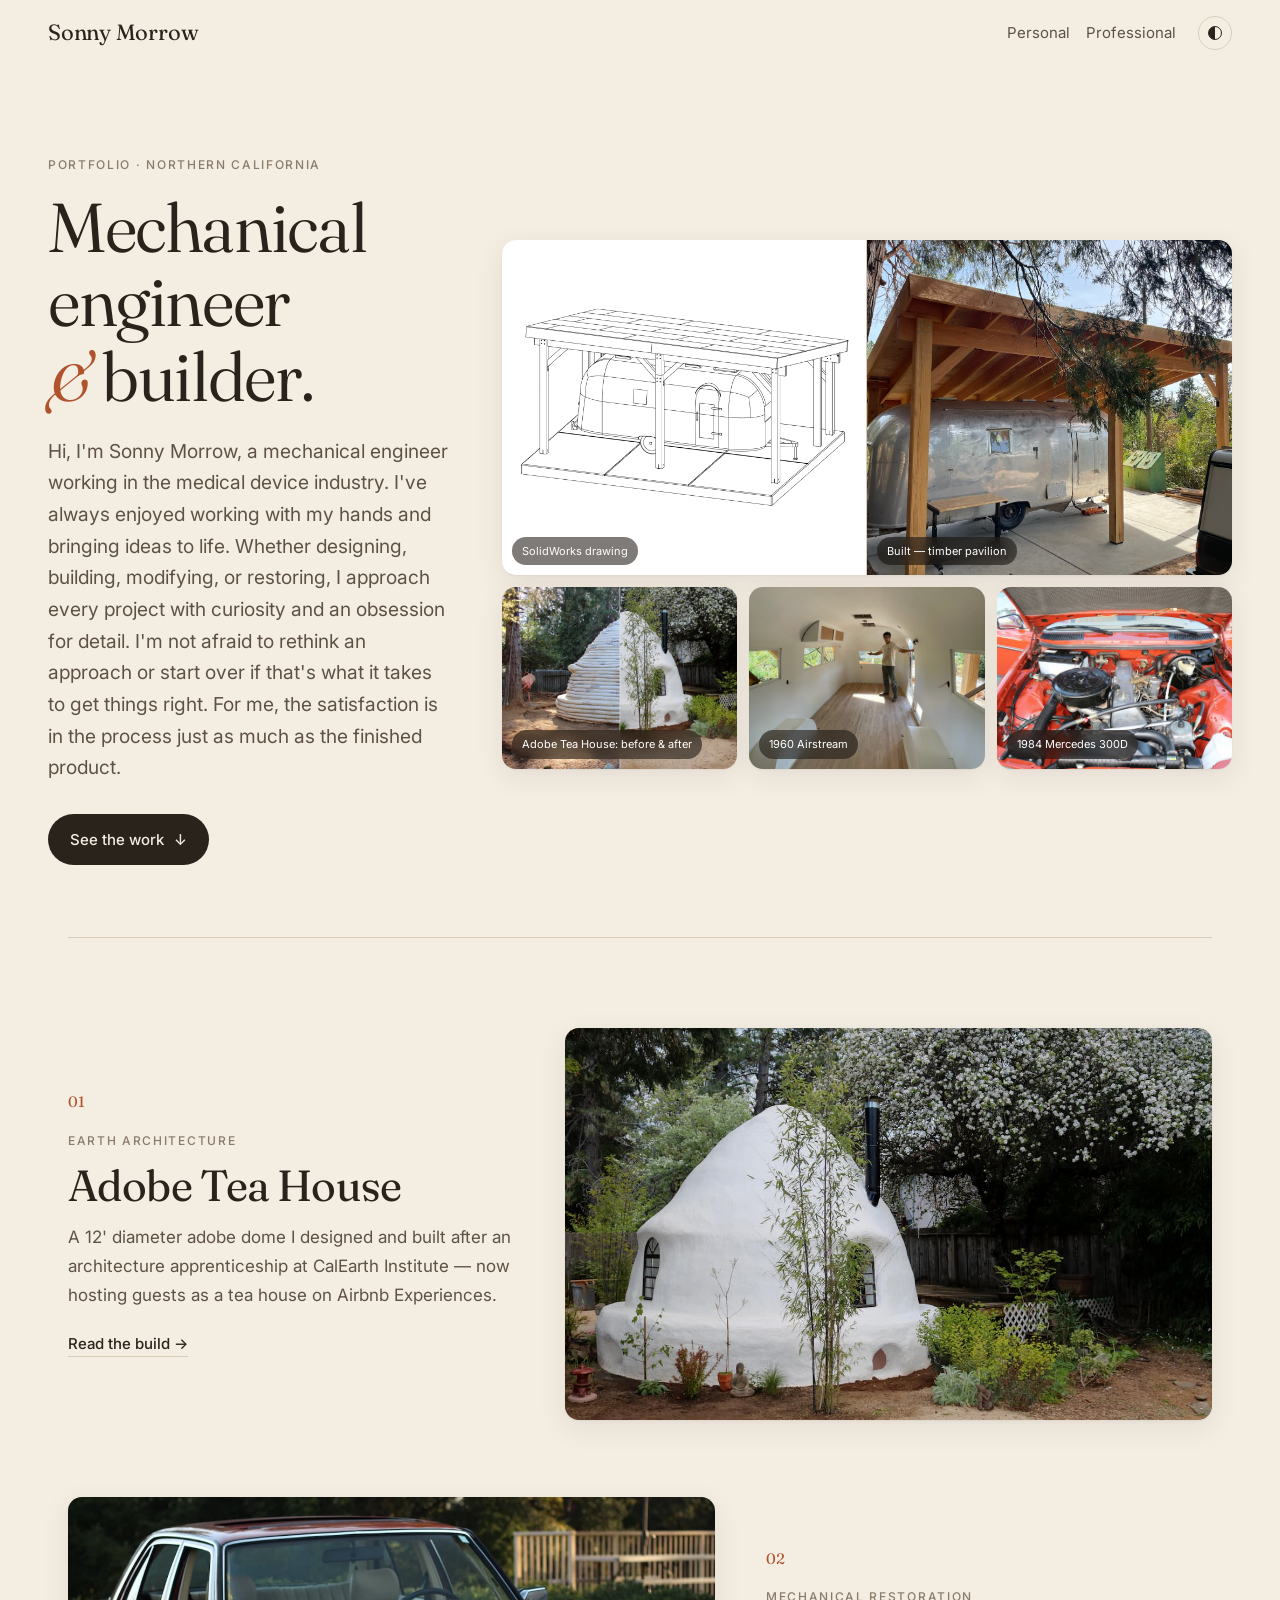
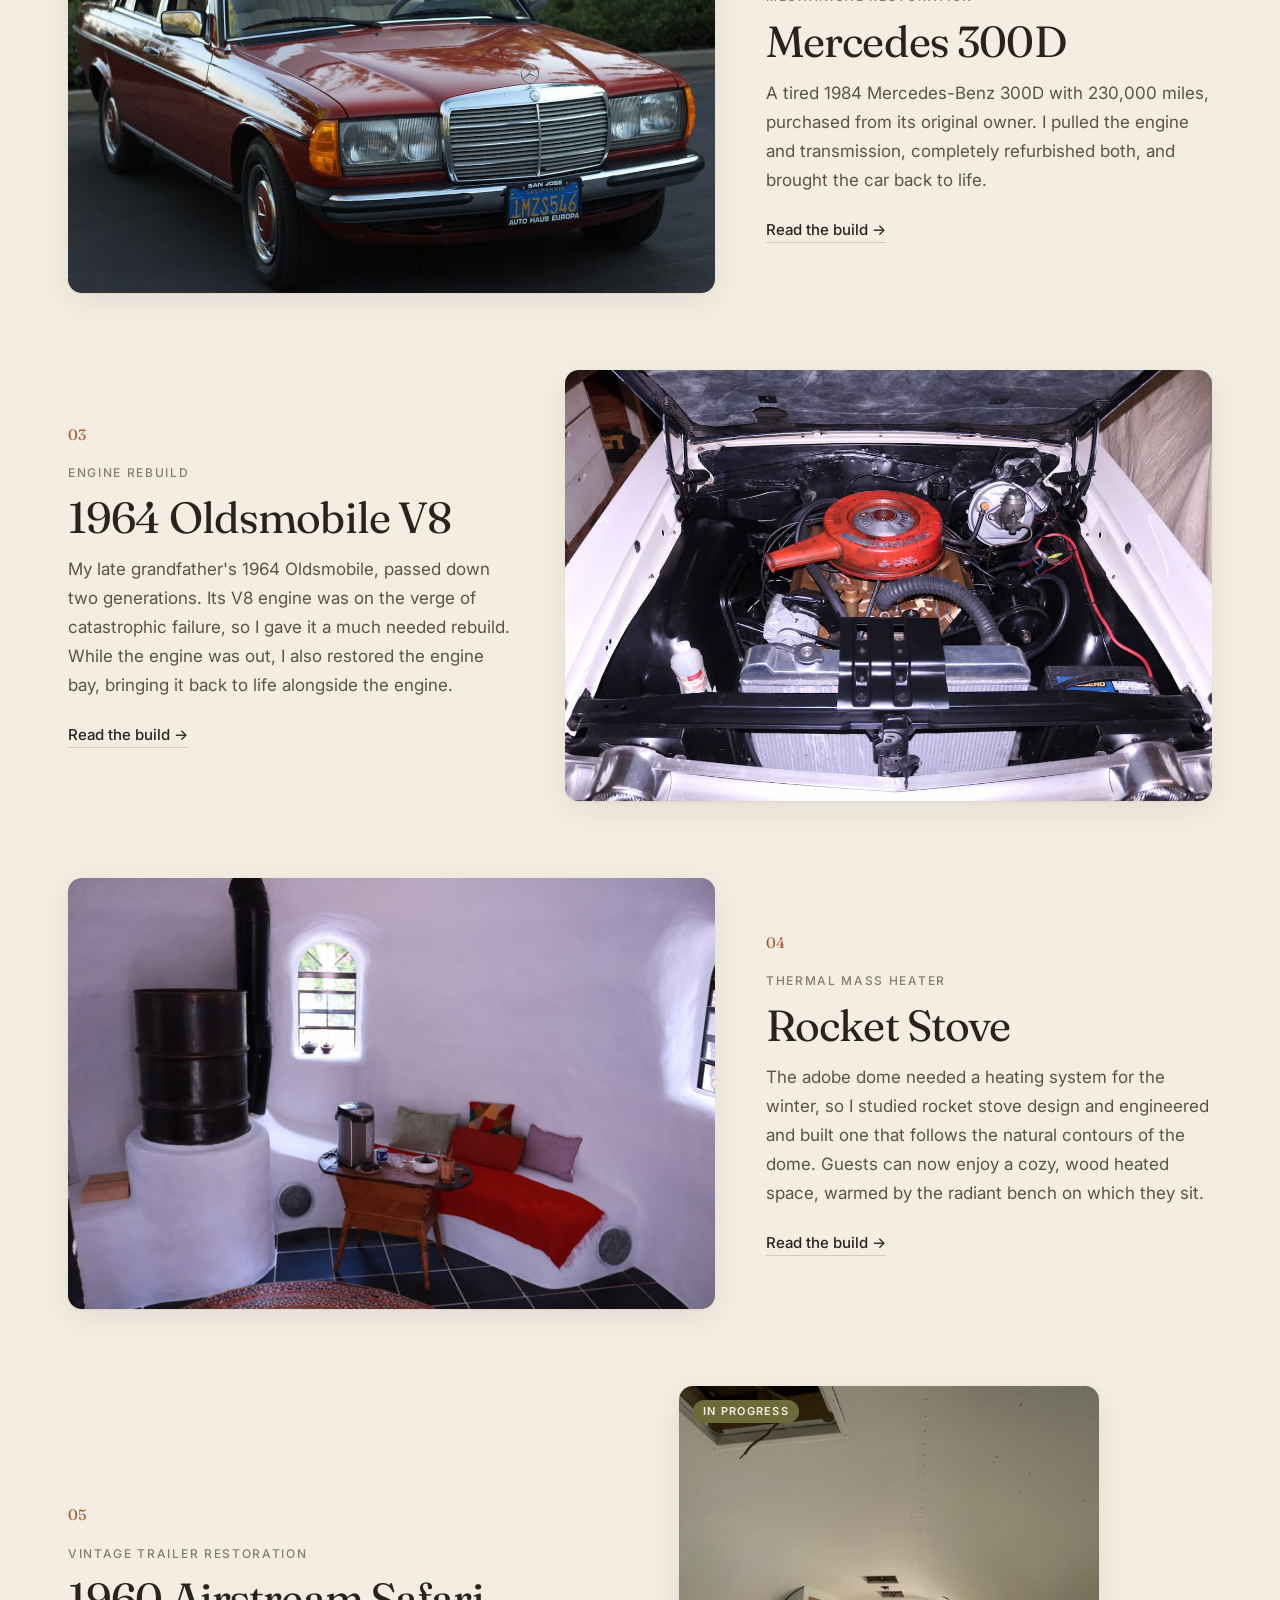
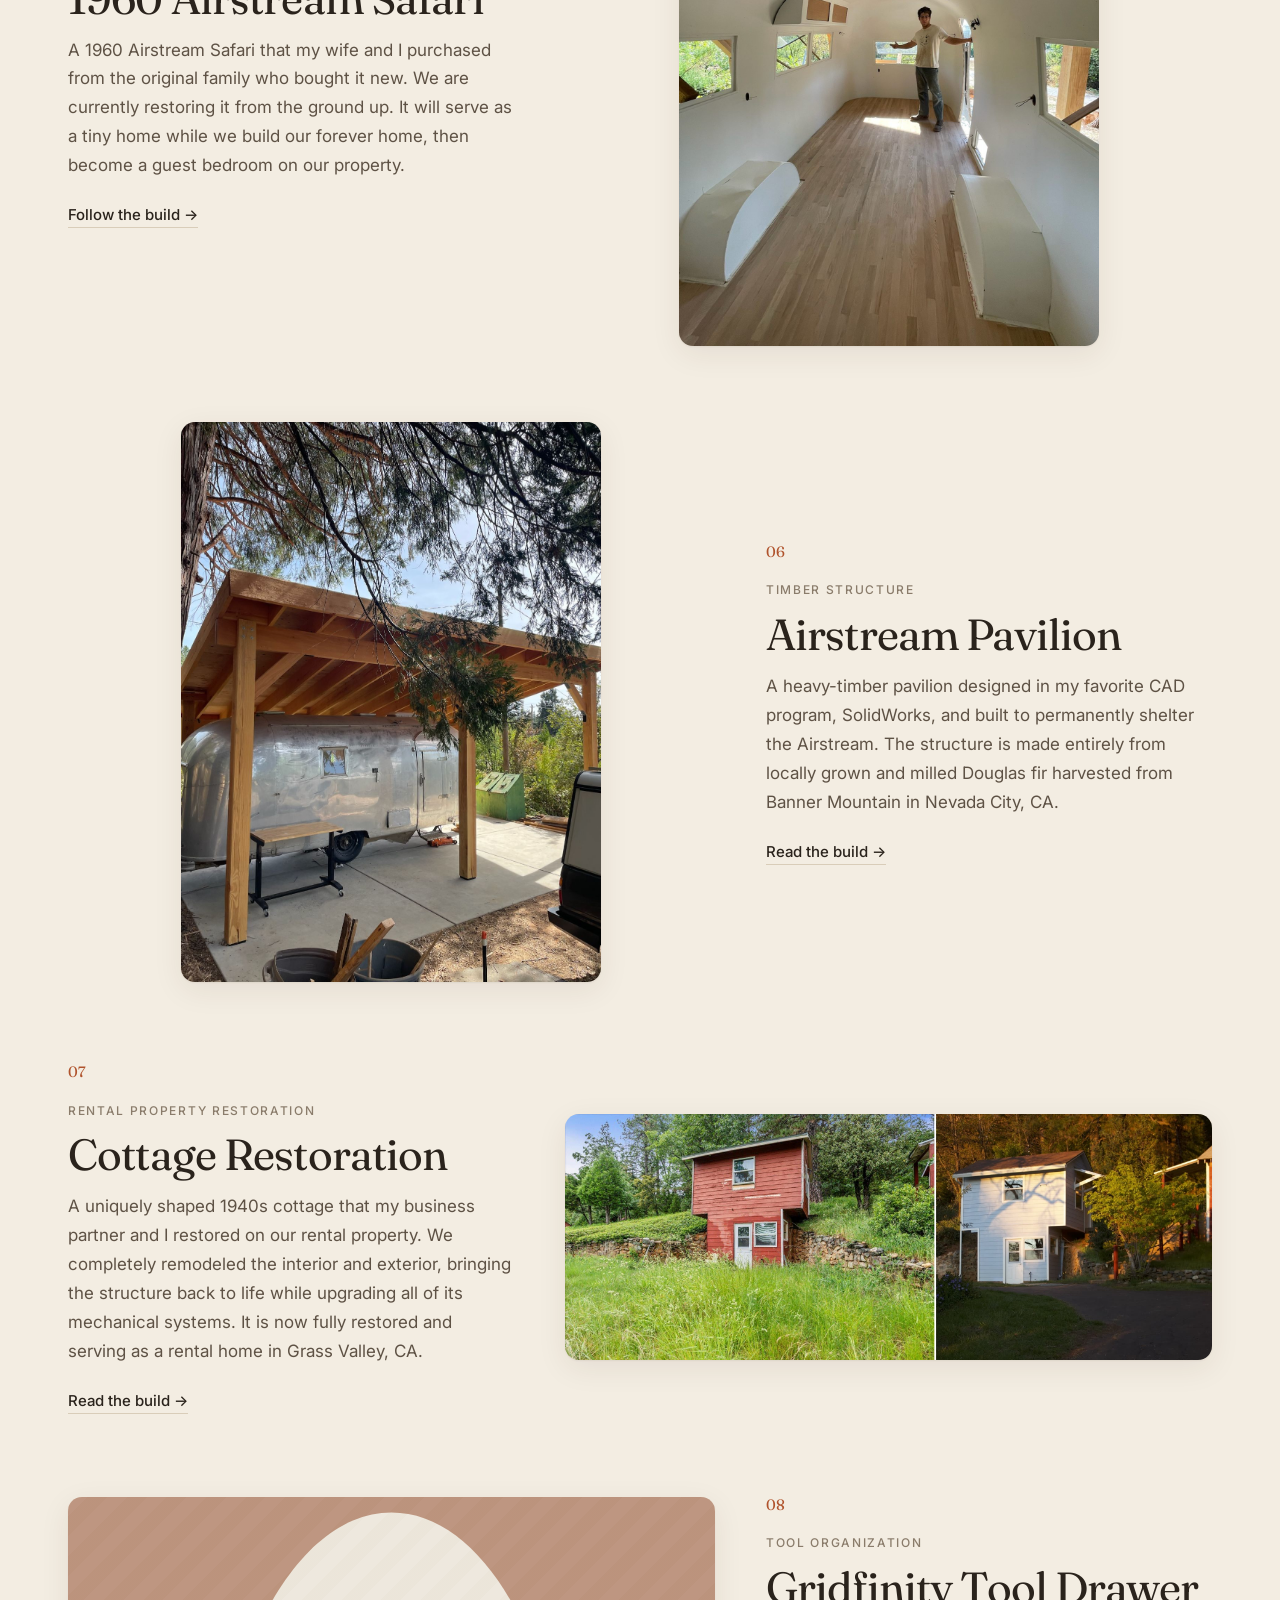
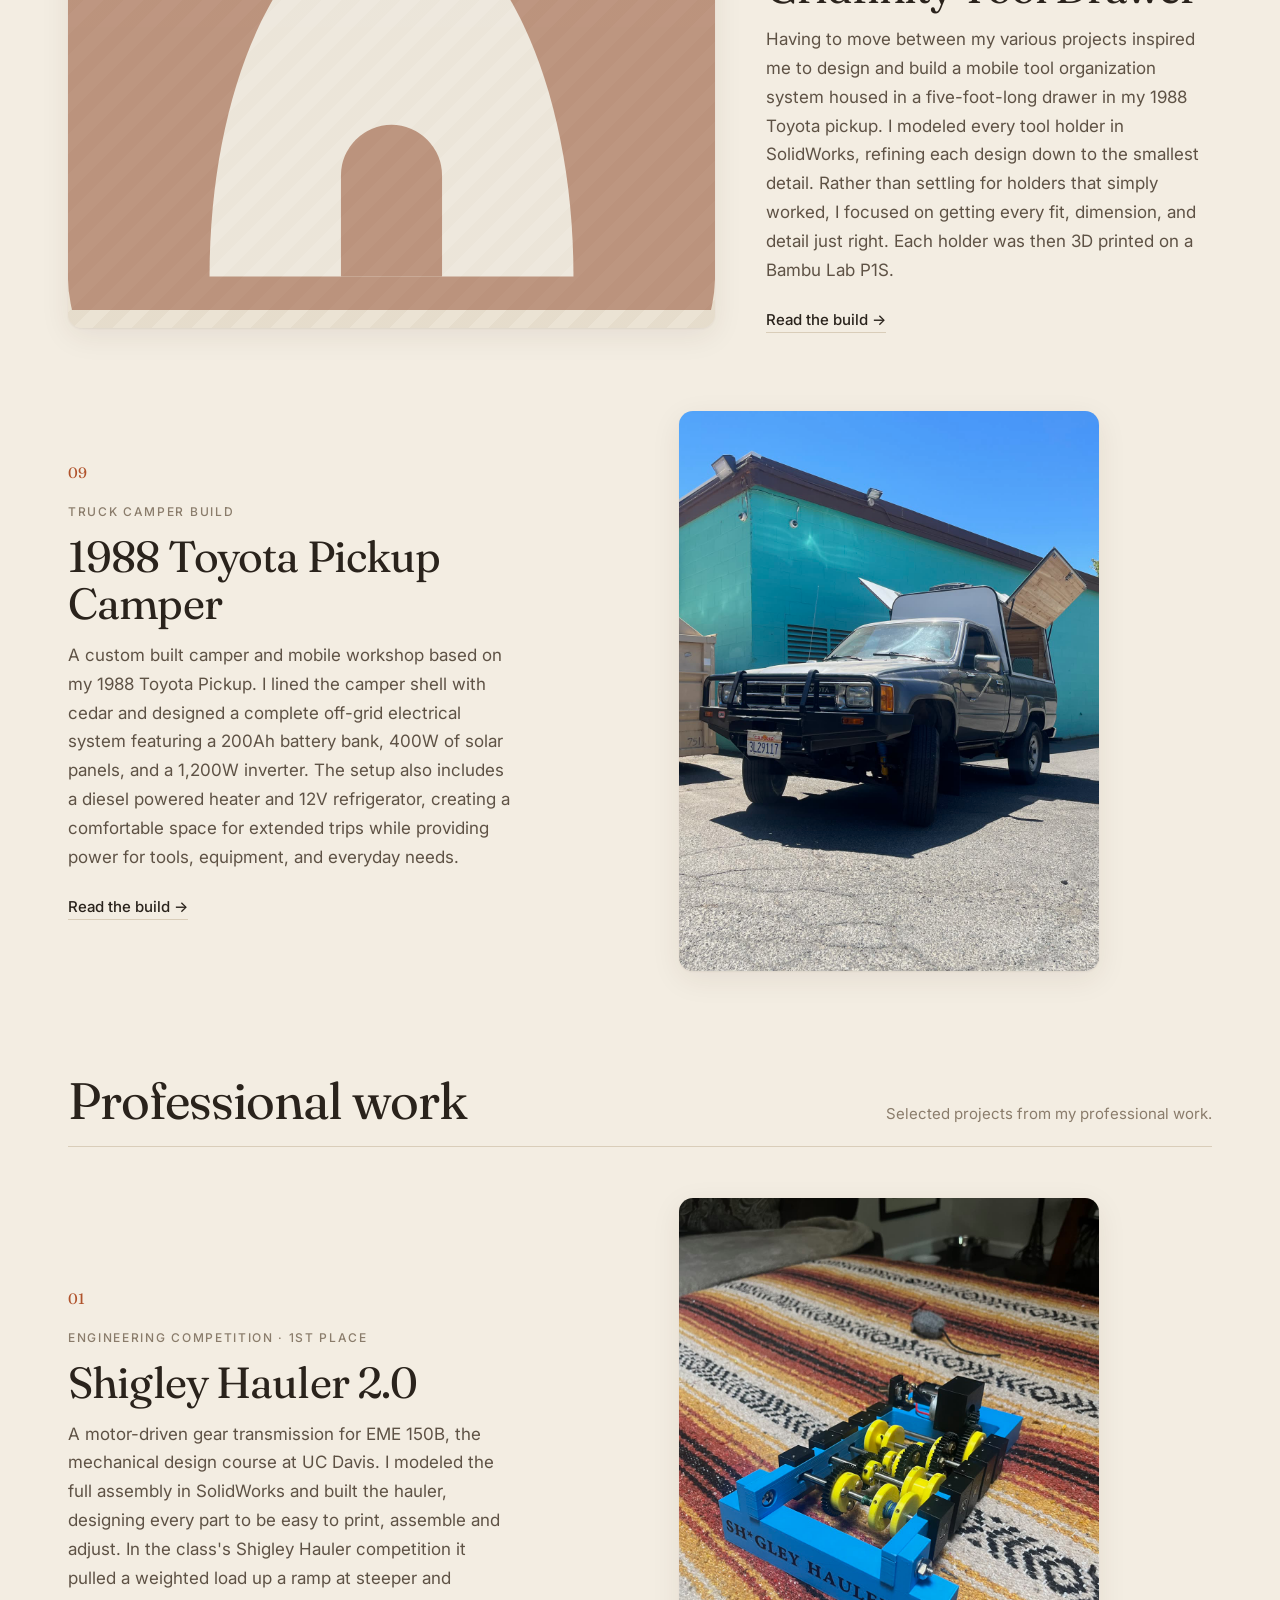
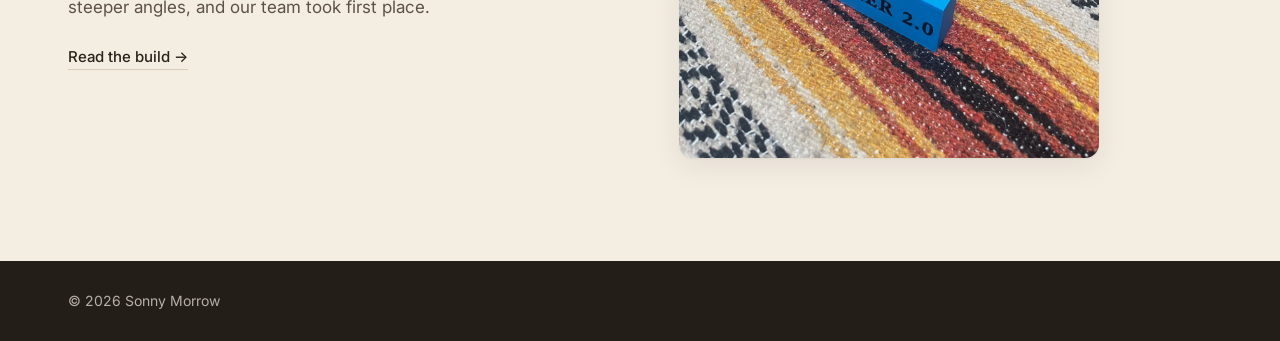
<file: index.html>
<!doctype html>
<html lang="en">
<head>
<meta charset="utf-8">
<meta name="viewport" content="width=device-width, initial-scale=1">
<title>Sonny Morrow — Projects</title>
<meta name="description" content="Hi, I'm Sonny Morrow, a mechanical engineer working in the medical device industry. I've always enjoyed working with my hands and bringing ideas to life. Whether designing, building, modifying, or restoring, I approach every project with curiosity and an obsession for detail. I'm not afraid to rethink an approach or start over if that's what it takes to get things right. For me, the satisfaction is in the process just as much as the finished product.">
<meta property="og:title" content="Sonny Morrow — Projects">
<meta property="og:description" content="Hi, I'm Sonny Morrow, a mechanical engineer working in the medical device industry. I've always enjoyed working with my hands and bringing ideas to life. Whether designing, building, modifying, or restoring, I approach every project with curiosity and an obsession for detail. I'm not afraid to rethink an approach or start over if that's what it takes to get things right. For me, the satisfaction is in the process just as much as the finished product.">
<meta property="og:image" content="https://sonnymorrow.com/images/pic01.jpeg">
<meta name="twitter:card" content="summary_large_image">
<link rel="icon" href="assets/favicon.svg" type="image/svg+xml">
<link rel="preconnect" href="https://fonts.googleapis.com">
<link rel="preconnect" href="https://fonts.gstatic.com" crossorigin>
<link href="https://fonts.googleapis.com/css2?family=Fraunces:ital,opsz,wght@0,9..144,300..700;1,9..144,300..600&family=Inter:wght@400;500;600&display=swap" rel="stylesheet">
<link rel="stylesheet" href="assets/style.css?v=3109b7e1">
<script>document.documentElement.classList.add('js');try{var t=localStorage.getItem('theme');if(t)document.documentElement.dataset.theme=t}catch(e){}</script>
</head>
<body class="home">
<header class="site-header">
  <a class="wordmark" href="">Sonny Morrow</a>
  <nav>
    <a href="#personal">Personal</a>
    <a href="#professional">Professional</a>
    <button class="theme-toggle" type="button" aria-label="Toggle dark mode"><span></span></button>
  </nav>
</header>
<main>
<section class="hero">
  <div class="hero-text">
    <p class="eyebrow">Portfolio · Northern California</p>
    <h1>Mechanical engineer <em>&amp;</em> builder.</h1>
    <p class="lede">Hi, I'm Sonny Morrow, a mechanical engineer working in the medical device industry. I've always enjoyed working with my hands and bringing ideas to life. Whether designing, building, modifying, or restoring, I approach every project with curiosity and an obsession for detail. I'm not afraid to rethink an approach or start over if that's what it takes to get things right. For me, the satisfaction is in the process just as much as the finished product.</p>
    <a class="btn" href="#work">See the work <span aria-hidden="true">↓</span></a>
  </div>
  <div class="collage"><a class="tile t1 pair" href="projects/airstream-pavilion/"><span class="half dwg"><img src="images/pavilion-dwg-overview-crop.png" width="1218" height="736" alt="SolidWorks drawing" fetchpriority="high" decoding="async" sizes="(min-width: 900px) 25vw, 50vw"><span class="hero-tag">SolidWorks drawing</span></span><span class="half"><img src="images/pavilion-angle.jpeg" width="1125" height="1500" alt="Built — timber pavilion" style="object-position:50% 62%" fetchpriority="high" decoding="async" sizes="(min-width: 900px) 25vw, 50vw"><span class="hero-tag">Built — timber pavilion</span></span></a>
    <a class="tile t2" href="projects/earthbag-dome/"><img src="images/dome-before-after-split.jpeg" width="1300" height="1000" alt="Adobe Tea House: before &amp; after" style="object-position:50% 50%" fetchpriority="high" decoding="async" sizes="(min-width: 900px) 15vw, 33vw"><span class="hero-tag">Adobe Tea House: before &amp; after</span></a>
    <a class="tile t3" href="projects/airstream-safari-1960/"><img src="images/airstream-interior-white-oak-floor.jpeg" width="1200" height="1600" alt="1960 Airstream" style="object-position:50% 60%" fetchpriority="high" decoding="async" sizes="(min-width: 900px) 15vw, 33vw"><span class="hero-tag">1960 Airstream</span></a>
    <a class="tile t4" href="projects/mercedes-300d/"><img src="images/2.35.jpeg" width="1200" height="800" alt="1984 Mercedes 300D" style="object-position:50% 55%" fetchpriority="high" decoding="async" sizes="(min-width: 900px) 15vw, 33vw"><span class="hero-tag">1984 Mercedes 300D</span></a>
  </div>
</section>

<div id="work">
<section id="personal" class="work wrap">
  
  <article class="card reveal">
    <a href="projects/earthbag-dome/" class="card-link">
      <div class="card-img card-img--whole" style="--r:1.6506"><img src="images/pic01.jpeg" width="1200" height="727" alt="Adobe Tea House" loading="lazy" decoding="async" sizes="(min-width: 900px) 60vw, 100vw"></div>
      <div class="card-body">
        <span class="num">01</span>
        <span class="kicker">Earth architecture</span>
        <h3>Adobe Tea House</h3>
        <p>A 12' diameter adobe dome I designed and built after an architecture apprenticeship at CalEarth Institute — now hosting guests as a tea house on Airbnb Experiences.</p>
        <span class="more">Read the build <span aria-hidden="true">→</span></span>
      </div>
    </a>
  </article>
  <article class="card reveal">
    <a href="projects/mercedes-300d/" class="card-link">
      <div class="card-img card-img--whole" style="--r:1.6327"><img src="images/2.1.jpeg" width="1200" height="735" alt="Mercedes 300D" loading="lazy" decoding="async" sizes="(min-width: 900px) 60vw, 100vw"></div>
      <div class="card-body">
        <span class="num">02</span>
        <span class="kicker">Mechanical restoration</span>
        <h3>Mercedes 300D</h3>
        <p>A tired 1984 Mercedes-Benz 300D with 230,000 miles, purchased from its original owner. I pulled the engine and transmission, completely refurbished both, and brought the car back to life.</p>
        <span class="more">Read the build <span aria-hidden="true">→</span></span>
      </div>
    </a>
  </article>
  <article class="card reveal">
    <a href="projects/oldsmobile-1964/" class="card-link">
      <div class="card-img card-img--whole" style="--r:1.5000"><img src="images/3.22.jpeg" width="1200" height="800" alt="1964 Oldsmobile V8" loading="lazy" decoding="async" sizes="(min-width: 900px) 60vw, 100vw"></div>
      <div class="card-body">
        <span class="num">03</span>
        <span class="kicker">Engine rebuild</span>
        <h3>1964 Oldsmobile V8</h3>
        <p>My late grandfather's 1964 Oldsmobile, passed down two generations. Its V8 engine was on the verge of catastrophic failure, so I gave it a much needed rebuild. While the engine was out, I also restored the engine bay, bringing it back to life alongside the engine.</p>
        <span class="more">Read the build <span aria-hidden="true">→</span></span>
      </div>
    </a>
  </article>
  <article class="card reveal">
    <a href="projects/rocket-stove/" class="card-link">
      <div class="card-img card-img--whole" style="--r:1.5000"><img src="images/4.12.jpeg" width="1200" height="800" alt="Rocket Stove" style="object-position:15% 50%" loading="lazy" decoding="async" sizes="(min-width: 900px) 60vw, 100vw"></div>
      <div class="card-body">
        <span class="num">04</span>
        <span class="kicker">Thermal Mass heater</span>
        <h3>Rocket Stove</h3>
        <p>The adobe dome needed a heating system for the winter, so I studied rocket stove design and engineered and built one that follows the natural contours of the dome. Guests can now enjoy a cozy, wood heated space, warmed by the radiant bench on which they sit.</p>
        <span class="more">Read the build <span aria-hidden="true">→</span></span>
      </div>
    </a>
  </article>
  <article class="card reveal">
    <a href="projects/airstream-safari-1960/" class="card-link">
      <div class="card-img card-img--whole" style="--r:0.7500"><span class="badge">In progress</span><img src="images/airstream-interior-white-oak-floor.jpeg" width="1200" height="1600" alt="1960 Airstream Safari" style="object-position:50% 55%" loading="lazy" decoding="async" sizes="(min-width: 900px) 60vw, 100vw"></div>
      <div class="card-body">
        <span class="num">05</span>
        <span class="kicker">Vintage trailer restoration</span>
        <h3>1960 Airstream Safari</h3>
        <p>A 1960 Airstream Safari that my wife and I purchased from the original family who bought it new. We are currently restoring it from the ground up. It will serve as a tiny home while we build our forever home, then become a guest bedroom on our property.</p>
        <span class="more">Follow the build <span aria-hidden="true">→</span></span>
      </div>
    </a>
  </article>
  <article class="card reveal">
    <a href="projects/airstream-pavilion/" class="card-link">
      <div class="card-img card-img--whole" style="--r:0.7500"><img src="images/pavilion-angle.jpeg" width="1125" height="1500" alt="Airstream Pavilion" style="object-position:50% 62%" loading="lazy" decoding="async" sizes="(min-width: 900px) 60vw, 100vw"></div>
      <div class="card-body">
        <span class="num">06</span>
        <span class="kicker">Timber structure</span>
        <h3>Airstream Pavilion</h3>
        <p>A heavy-timber pavilion designed in my favorite CAD program, SolidWorks, and built to permanently shelter the Airstream. The structure is made entirely from locally grown and milled Douglas fir harvested from Banner Mountain in Nevada City, CA.</p>
        <span class="more">Read the build <span aria-hidden="true">→</span></span>
      </div>
    </a>
  </article>
  <article class="card reveal">
    <a href="projects/cottage-restoration/" class="card-link">
      <div class="card-img card-img--whole" style="--r:2.6275"><img src="images/cottage-before-after-pair.jpeg" width="2102" height="800" alt="Cottage Restoration" loading="lazy" decoding="async" sizes="(min-width: 900px) 60vw, 100vw"></div>
      <div class="card-body">
        <span class="num">07</span>
        <span class="kicker">Rental property restoration</span>
        <h3>Cottage Restoration</h3>
        <p>A uniquely shaped 1940s cottage that my business partner and I restored on our rental property. We completely remodeled the interior and exterior, bringing the structure back to life while upgrading all of its mechanical systems. It is now fully restored and serving as a rental home in Grass Valley, CA.</p>
        <span class="more">Read the build <span aria-hidden="true">→</span></span>
      </div>
    </a>
  </article>
  <article class="card reveal">
    <a href="projects/gridfinity-tool-drawer/" class="card-link">
      <div class="card-img"><div class="ph-empty"><img src="assets/favicon.svg" alt="" width="40" height="40"><span>Photos coming soon</span></div></div>
      <div class="card-body">
        <span class="num">08</span>
        <span class="kicker">tool organization</span>
        <h3>Gridfinity Tool Drawer</h3>
        <p>Having to move between my various projects inspired me to design and build a mobile tool organization system housed in a five-foot-long drawer in my 1988 Toyota pickup. I modeled every tool holder in SolidWorks, refining each design down to the smallest detail. Rather than settling for holders that simply worked, I focused on getting every fit, dimension, and detail just right. Each holder was then 3D printed on a Bambu Lab P1S.</p>
        <span class="more">Read the build <span aria-hidden="true">→</span></span>
      </div>
    </a>
  </article>
  <article class="card reveal">
    <a href="projects/toyota-pickup-camper-1988/" class="card-link">
      <div class="card-img card-img--whole" style="--r:0.7500"><img src="images/camper-truck-exterior.jpeg" width="1200" height="1600" alt="1988 Toyota Pickup Camper" loading="lazy" decoding="async" sizes="(min-width: 900px) 60vw, 100vw"></div>
      <div class="card-body">
        <span class="num">09</span>
        <span class="kicker">Truck camper build</span>
        <h3>1988 Toyota Pickup Camper</h3>
        <p>A custom built camper and mobile workshop based on my 1988 Toyota Pickup. I lined the camper shell with cedar and designed a complete off-grid electrical system featuring a 200Ah battery bank, 400W of solar panels, and a 1,200W inverter. The setup also includes a diesel powered heater and 12V refrigerator, creating a comfortable space for extended trips while providing power for tools, equipment, and everyday needs.</p>
        <span class="more">Read the build <span aria-hidden="true">→</span></span>
      </div>
    </a>
  </article>
</section>
<section id="professional" class="work wrap">
  <header class="section-head"><h2 class="section-title">Professional work</h2><p>Selected projects from my professional work.</p></header>
  <article class="card reveal">
    <a href="projects/shigley-hauler/" class="card-link">
      <div class="card-img card-img--whole" style="--r:0.7500"><img src="images/shigley-hauler-finished.jpeg" width="1200" height="1600" alt="Shigley Hauler 2.0" loading="lazy" decoding="async" sizes="(min-width: 900px) 60vw, 100vw"></div>
      <div class="card-body">
        <span class="num">01</span>
        <span class="kicker">Engineering competition · 1st place</span>
        <h3>Shigley Hauler 2.0</h3>
        <p>A motor-driven gear transmission for EME 150B, the mechanical design course at UC Davis. I modeled the full assembly in SolidWorks and built the hauler, designing every part to be easy to print, assemble and adjust. In the class's Shigley Hauler competition it pulled a weighted load up a ramp at steeper and steeper angles, and our team took first place.</p>
        <span class="more">Read the build <span aria-hidden="true">→</span></span>
      </div>
    </a>
  </article>
</section>
</div>
</main>
<footer class="site-footer">
  <div class="wrap">
    <div class="footer-row">
      <span>© 2026 Sonny Morrow</span>
    </div>
  </div>
</footer>
<div class="lightbox" hidden role="dialog" aria-modal="true" aria-label="Photo viewer">
  <button class="lb-close" aria-label="Close">×</button>
  <button class="lb-prev" aria-label="Previous photo">‹</button>
  <figure><img alt=""><figcaption></figcaption></figure>
  <button class="lb-next" aria-label="Next photo">›</button>
</div>
<script src="assets/site.js?v=497e6ebc" defer></script>
</body>
</html>
</file>
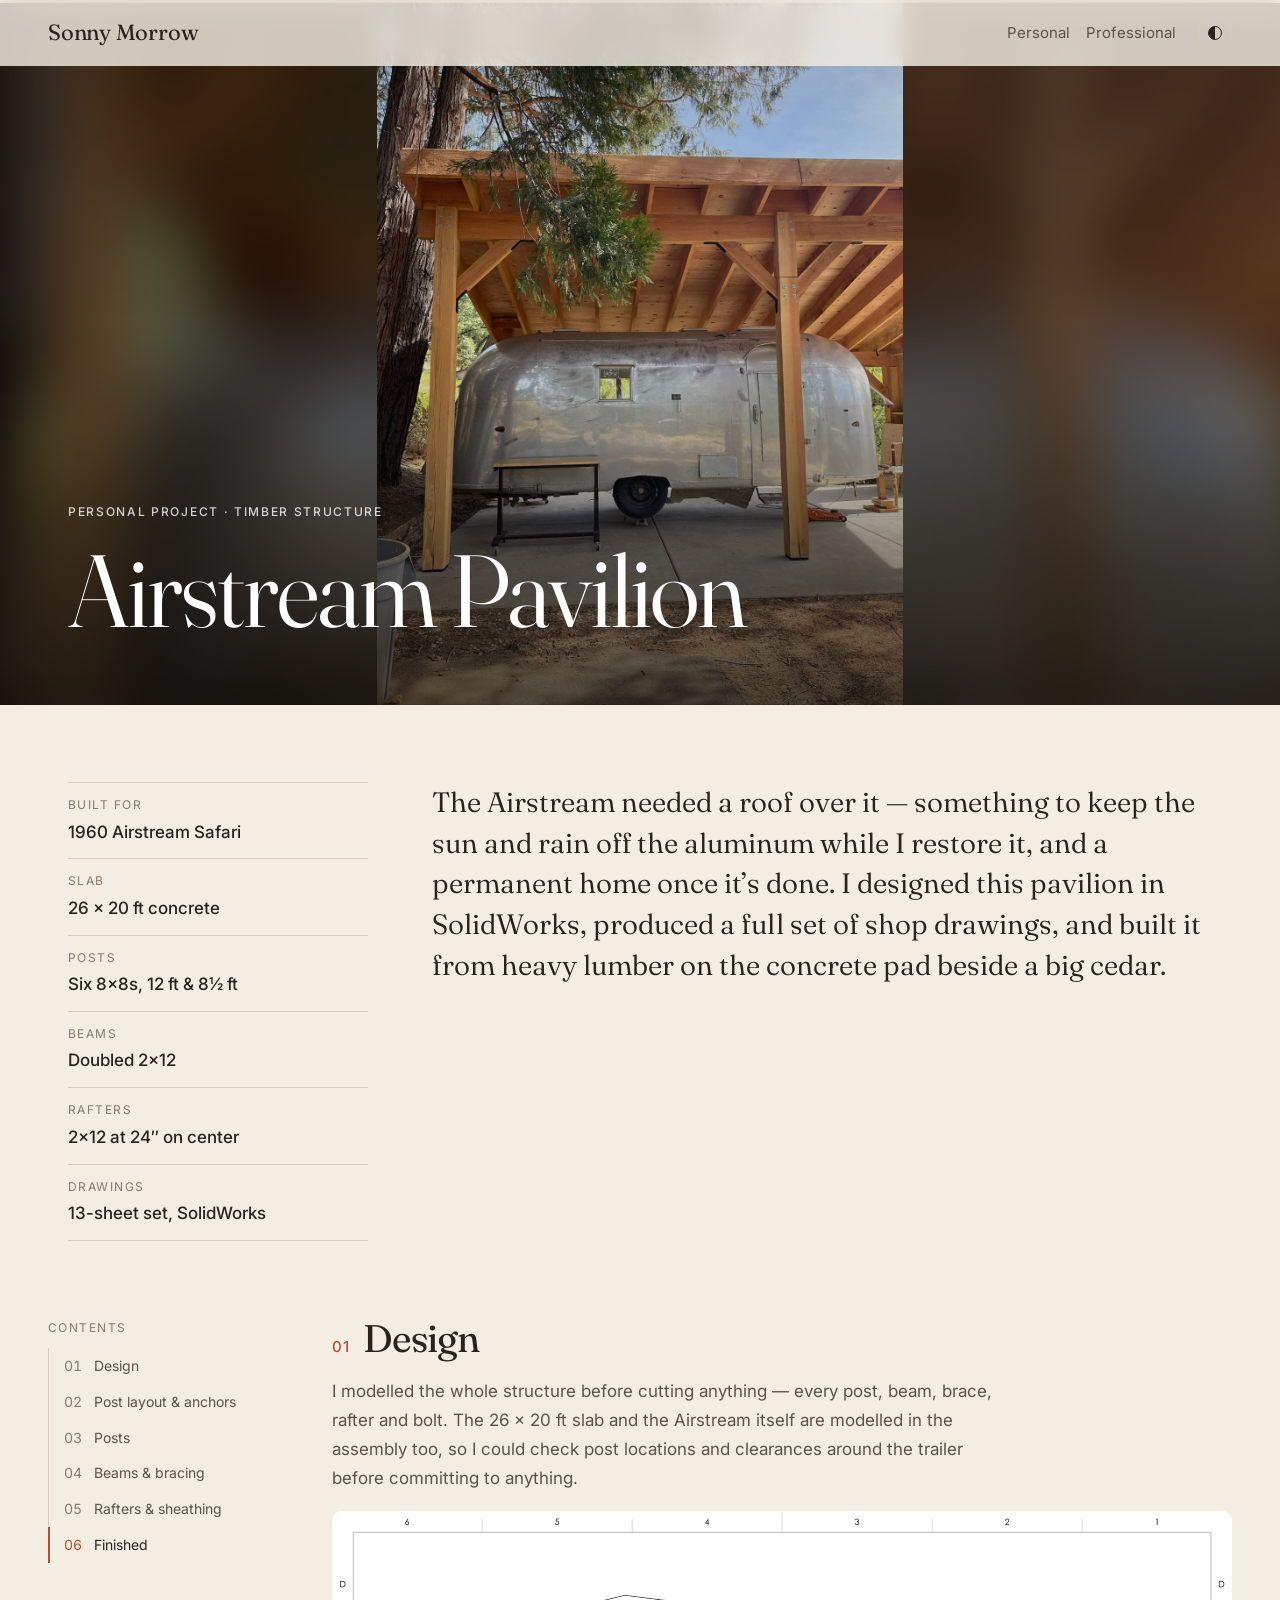
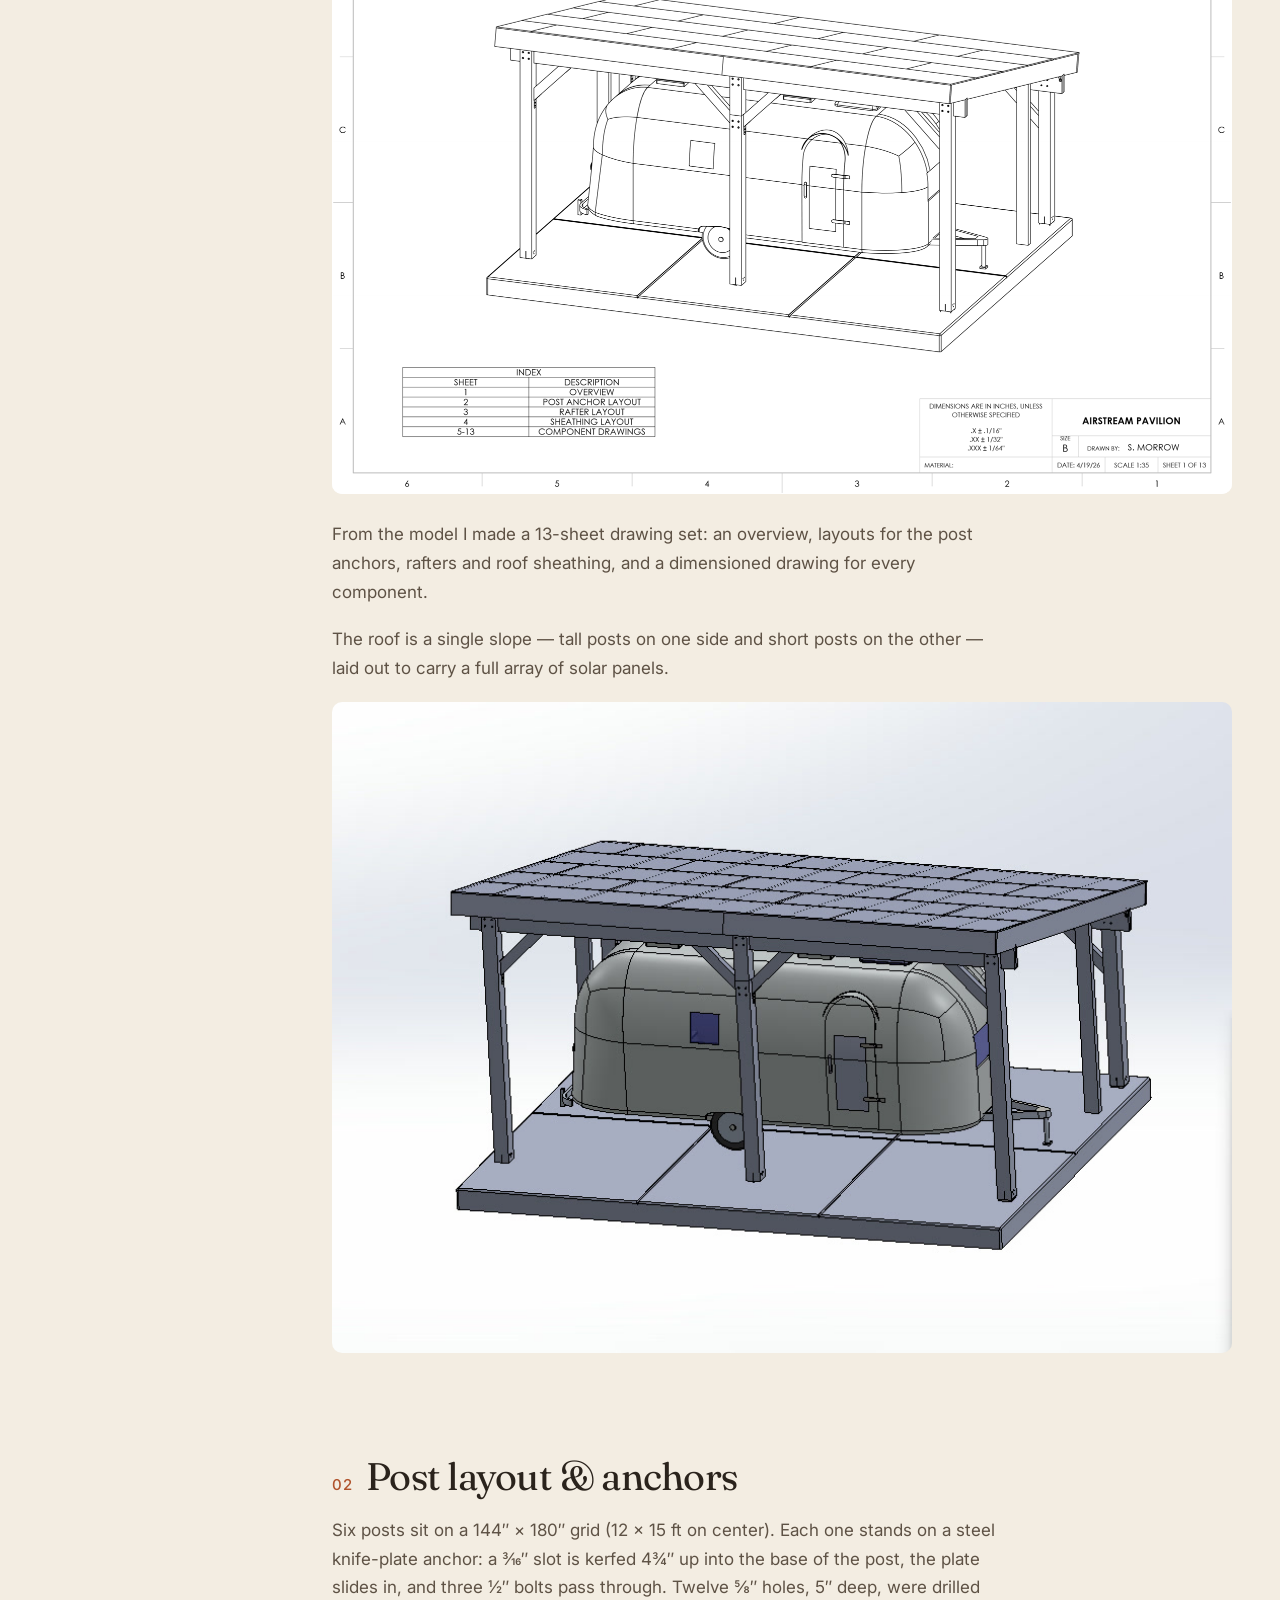
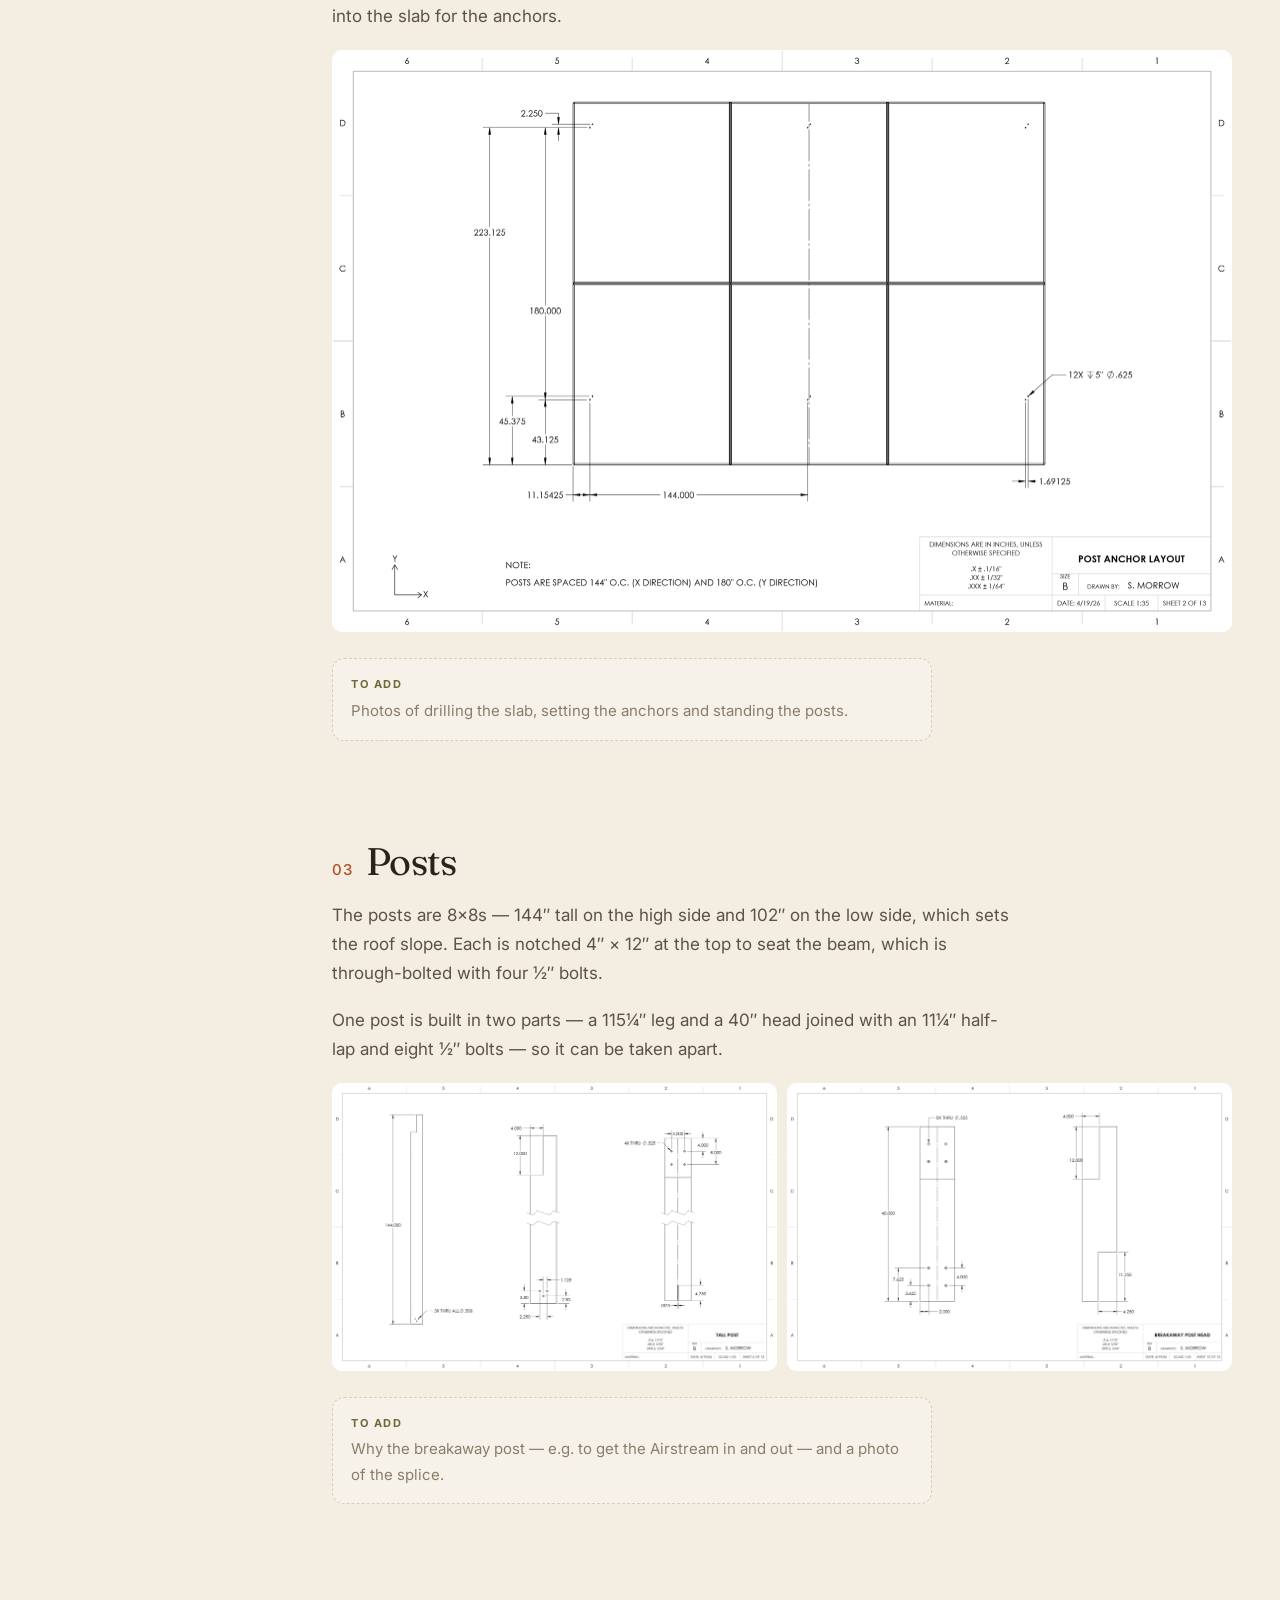
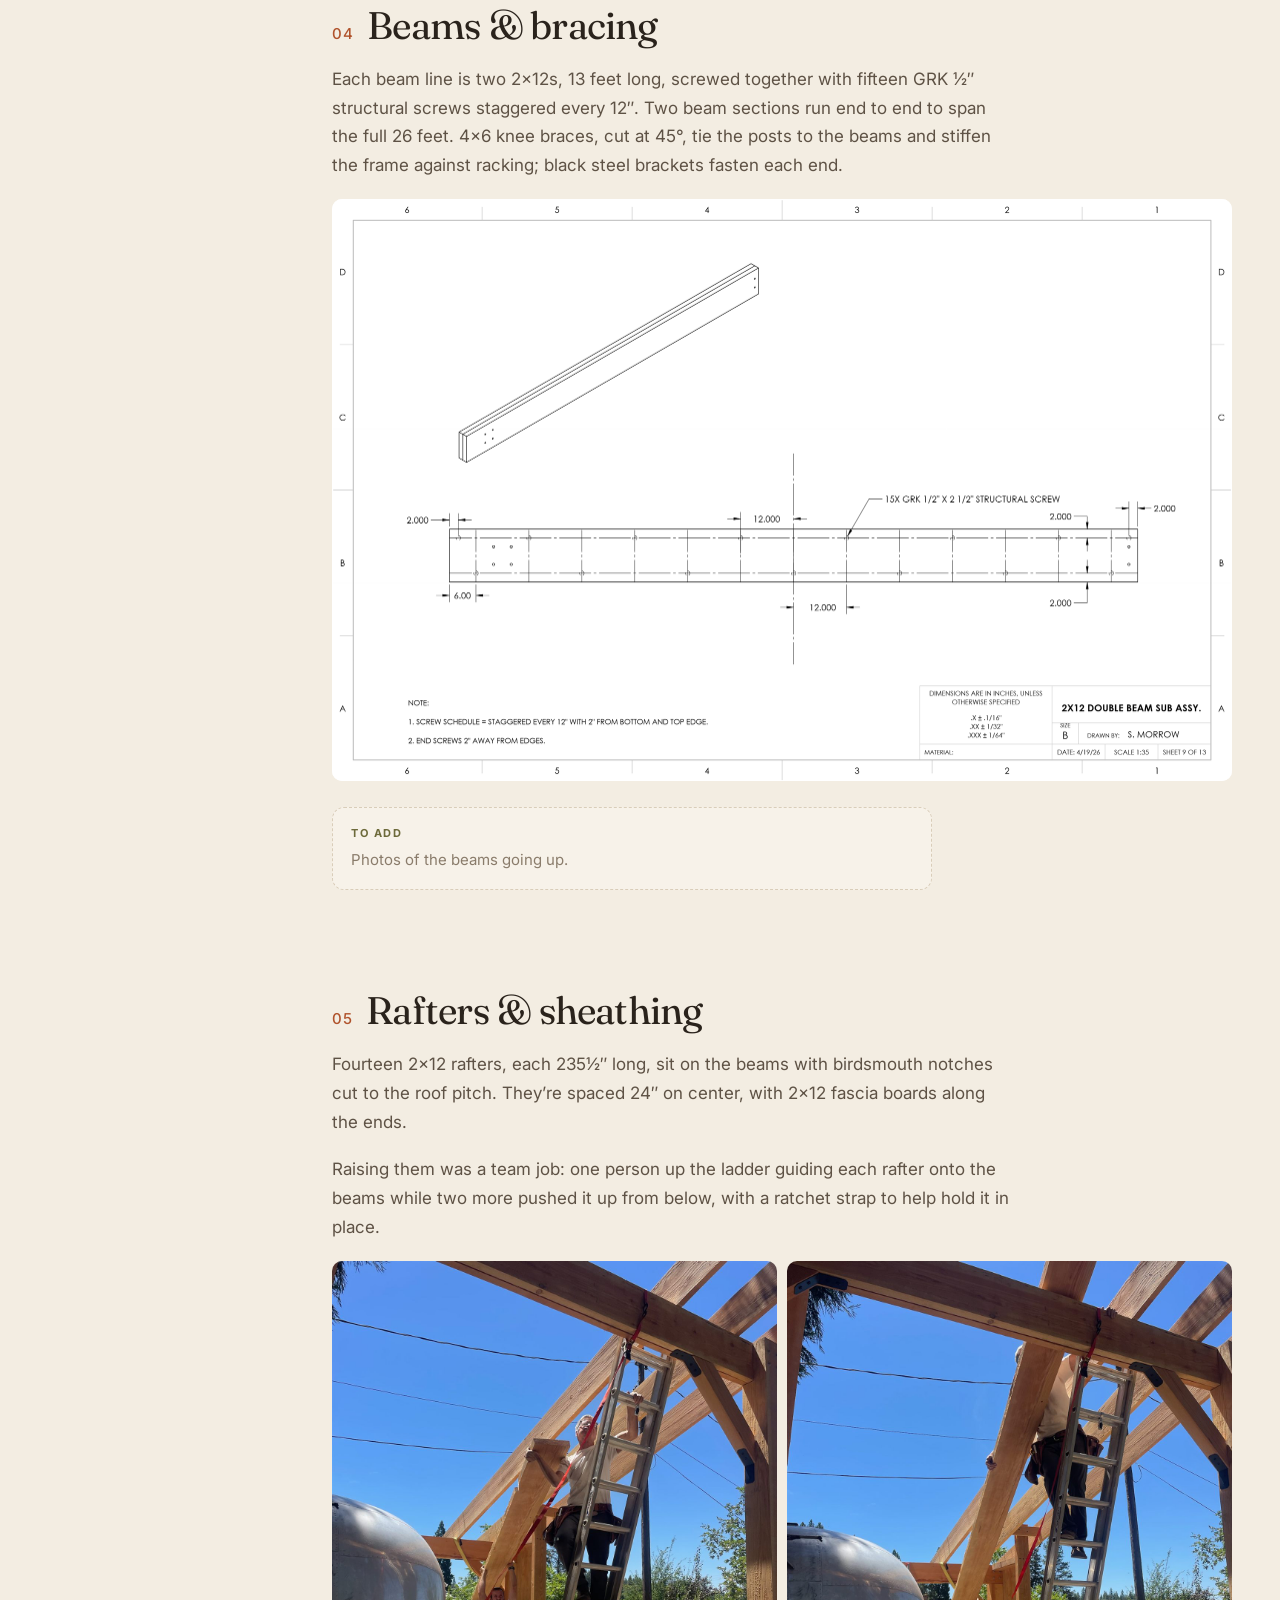
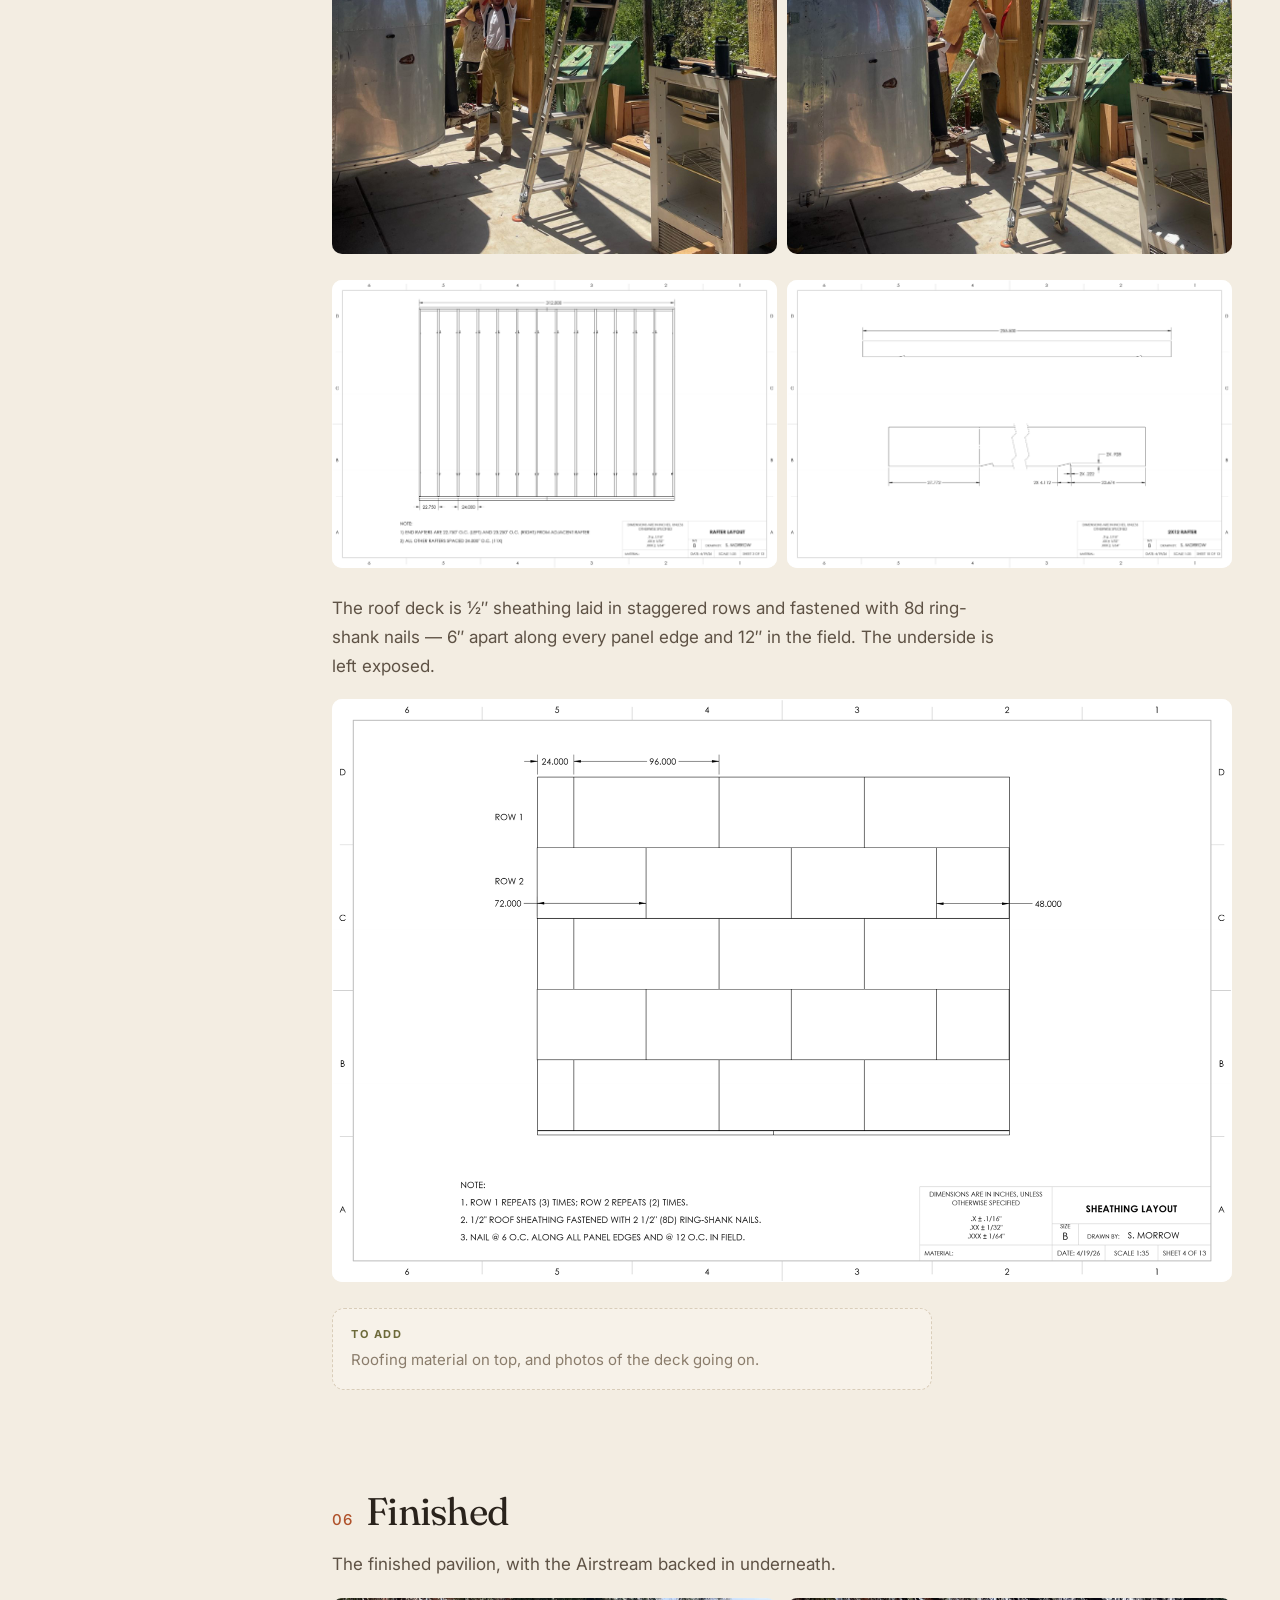
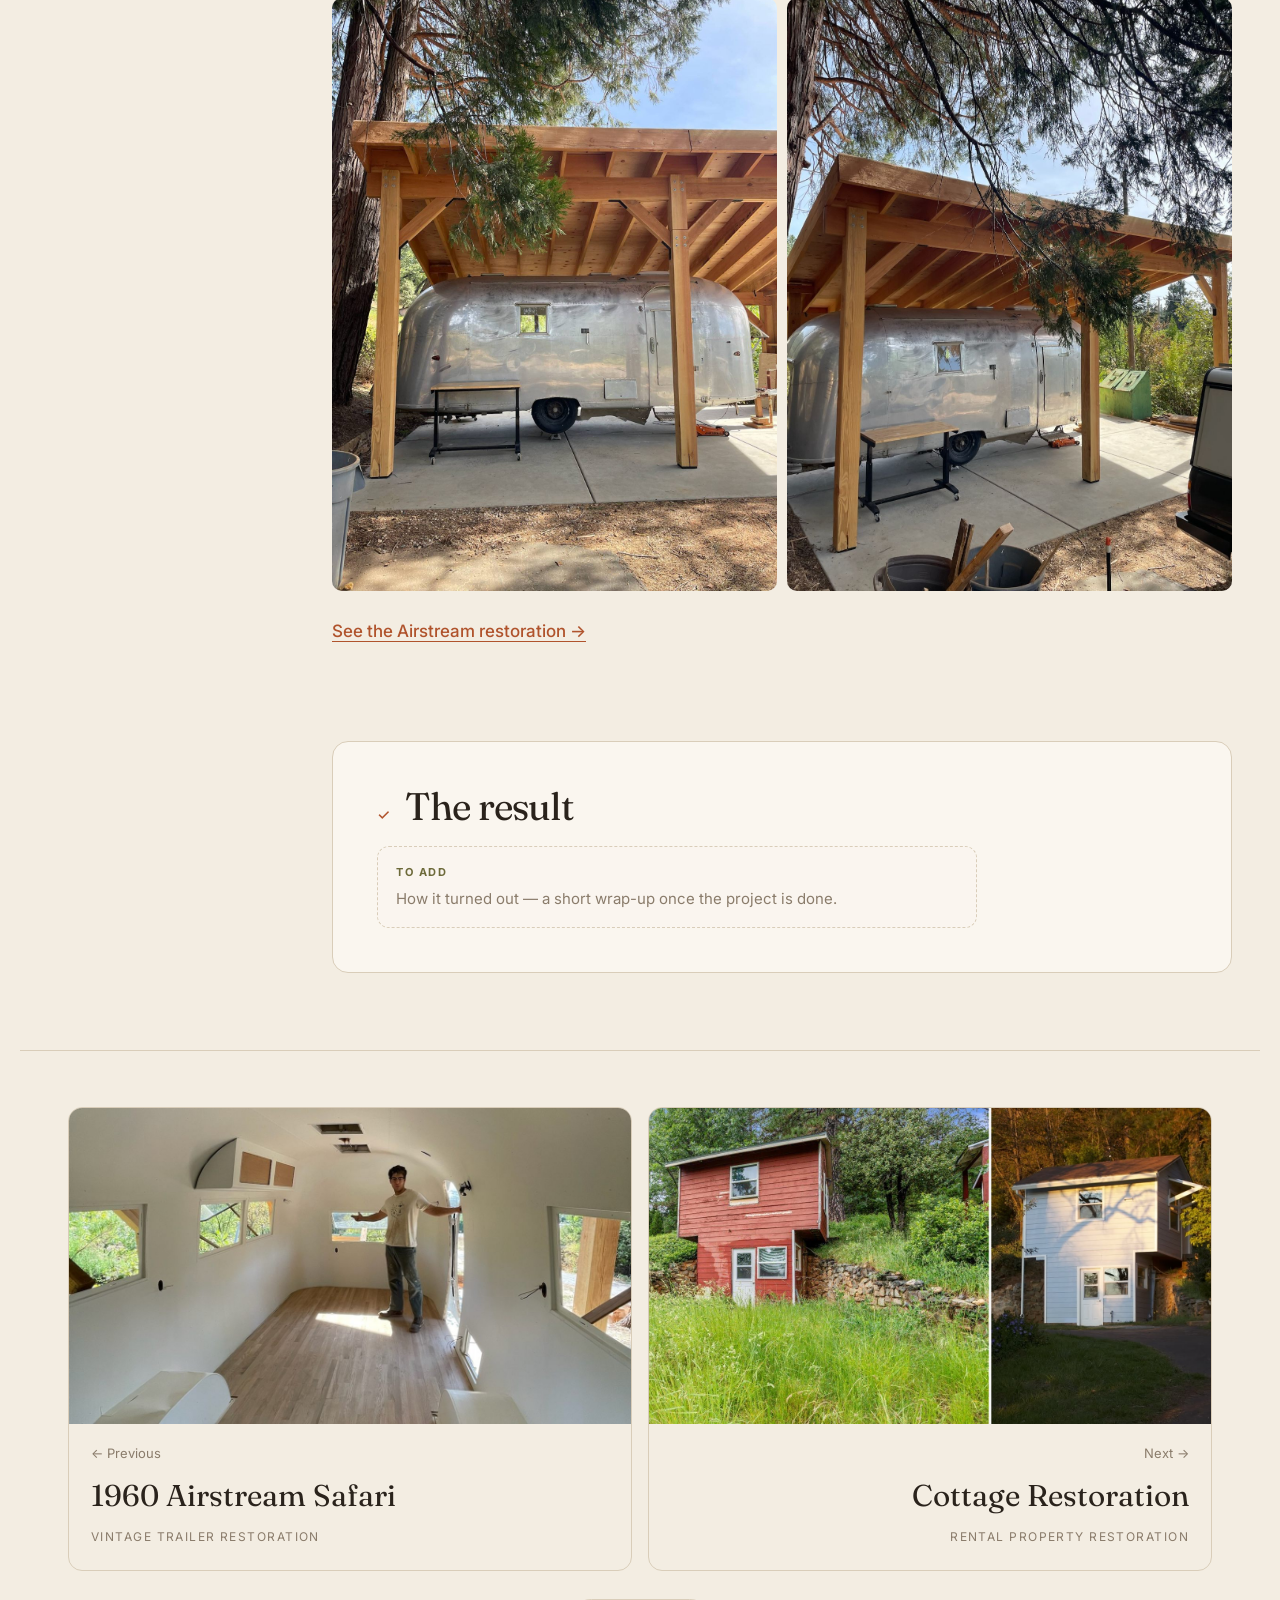
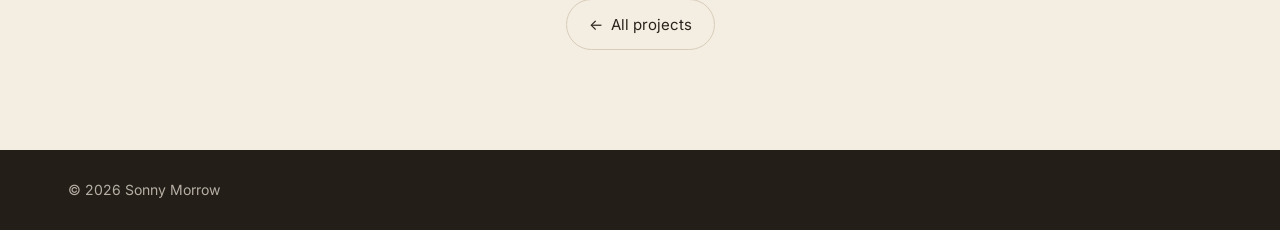
<file: projects/airstream-pavilion/index.html>
<!doctype html>
<html lang="en">
<head>
<meta charset="utf-8">
<meta name="viewport" content="width=device-width, initial-scale=1">
<title>Airstream Pavilion — Sonny Morrow</title>
<meta name="description" content="A heavy-timber pavilion designed in my favorite CAD program, SolidWorks, and built to permanently shelter the Airstream. The structure is made entirely from locally grown and milled Douglas fir harvested from Banner Mountain in Nevada City, CA.">
<meta property="og:title" content="Airstream Pavilion — Sonny Morrow">
<meta property="og:description" content="A heavy-timber pavilion designed in my favorite CAD program, SolidWorks, and built to permanently shelter the Airstream. The structure is made entirely from locally grown and milled Douglas fir harvested from Banner Mountain in Nevada City, CA.">
<meta property="og:image" content="https://sonnymorrow.com/images/pavilion-angle.jpeg">
<meta name="twitter:card" content="summary_large_image">
<link rel="icon" href="../../assets/favicon.svg" type="image/svg+xml">
<link rel="preconnect" href="https://fonts.googleapis.com">
<link rel="preconnect" href="https://fonts.gstatic.com" crossorigin>
<link href="https://fonts.googleapis.com/css2?family=Fraunces:ital,opsz,wght@0,9..144,300..700;1,9..144,300..600&family=Inter:wght@400;500;600&display=swap" rel="stylesheet">
<link rel="stylesheet" href="../../assets/style.css?v=3109b7e1">
<script>document.documentElement.classList.add('js');try{var t=localStorage.getItem('theme');if(t)document.documentElement.dataset.theme=t}catch(e){}</script>
</head>
<body class="project">
<div class="progress" aria-hidden="true"></div>
<header class="site-header">
  <a class="wordmark" href="../../">Sonny Morrow</a>
  <nav>
    <a href="../../#personal">Personal</a>
    <a href="../../#professional">Professional</a>
    <button class="theme-toggle" type="button" aria-label="Toggle dark mode"><span></span></button>
  </nav>
</header>
<main>
<section class="p-hero">
  <img src="../../images/pavilion-front.jpeg" width="1200" height="1600" alt="" class="p-hero-fill" loading="lazy" decoding="async" sizes="100vw">
  <img src="../../images/pavilion-front.jpeg" width="1200" height="1600" alt="Airstream Pavilion" class="p-hero-whole" style="object-position:50% 60%" fetchpriority="high" decoding="async" sizes="100vw">
  <div class="p-hero-text wrap">
    <span class="kicker">Personal project · Timber structure</span>
    <h1>Airstream Pavilion</h1>
  </div>
</section>

<section class="p-intro wrap">
  <dl class="meta"><div><dt>Built for</dt><dd>1960 Airstream Safari</dd></div><div><dt>Slab</dt><dd>26 × 20 ft concrete</dd></div><div><dt>Posts</dt><dd>Six 8×8s, 12 ft &amp; 8½ ft</dd></div><div><dt>Beams</dt><dd>Doubled 2×12</dd></div><div><dt>Rafters</dt><dd>2×12 at 24″ on center</dd></div><div><dt>Drawings</dt><dd>13-sheet set, SolidWorks</dd></div></dl>
  <div class="p-lede"><p>The Airstream needed a roof over it — something to keep the sun and rain off the aluminum while I restore it, and a permanent home once it’s done. I designed this pavilion in SolidWorks, produced a full set of shop drawings, and built it from heavy lumber on the concrete pad beside a big cedar.</p></div>
</section>

<div class="p-body wrap">
  <aside class="toc"><nav aria-label="Chapters"><p>Contents</p><ol><li><a href="#ch-1"><span>01</span>Design</a></li><li><a href="#ch-2"><span>02</span>Post layout &amp; anchors</a></li><li><a href="#ch-3"><span>03</span>Posts</a></li><li><a href="#ch-4"><span>04</span>Beams &amp; bracing</a></li><li><a href="#ch-5"><span>05</span>Rafters &amp; sheathing</a></li><li><a href="#ch-6"><span>06</span>Finished</a></li></ol></nav></aside>
  <article class="chapters">
    <section class="chapter reveal" id="ch-1">
      <h2><span class="ch-num">01</span>Design</h2>
      <p>I modelled the whole structure before cutting anything — every post, beam, brace, rafter and bolt. The 26 × 20 ft slab and the Airstream itself are modelled in the assembly too, so I could check post locations and clearances around the trailer before committing to anything.</p>
      <div class="gallery g1"><div class="grow"><div class="gi" style="--r:1.5451"><a class="ph" href="../../images/pavilion-dwg-overview.png" data-lb><img src="../../images/pavilion-dwg-overview.png" width="1800" height="1165" alt="" loading="lazy" decoding="async" sizes="(min-width: 900px) 860px, 100vw"></a></div></div></div>
      <p>From the model I made a 13-sheet drawing set: an overview, layouts for the post anchors, rafters and roof sheathing, and a dimensioned drawing for every component.</p>
      <p>The roof is a single slope — tall posts on one side and short posts on the other — laid out to carry a full array of solar panels.</p>
      <div class="gallery g1"><div class="grow"><div class="gi" style="--r:1.3810"><a class="ph" href="../../images/pavilion-cad-with-airstream.jpeg" data-lb><img src="../../images/pavilion-cad-with-airstream.jpeg" width="888" height="643" alt="" loading="lazy" decoding="async" sizes="(min-width: 900px) 860px, 100vw"></a></div></div></div>
    </section>
    <section class="chapter reveal" id="ch-2">
      <h2><span class="ch-num">02</span>Post layout &amp; anchors</h2>
      <p>Six posts sit on a 144″ × 180″ grid (12 × 15 ft on center). Each one stands on a steel knife-plate anchor: a 3⁄16″ slot is kerfed 4¾″ up into the base of the post, the plate slides in, and three ½″ bolts pass through. Twelve ⅝″ holes, 5″ deep, were drilled into the slab for the anchors.</p>
      <div class="gallery g1"><div class="grow"><div class="gi" style="--r:1.5451"><a class="ph" href="../../images/pavilion-dwg-post-anchor-layout.png" data-lb><img src="../../images/pavilion-dwg-post-anchor-layout.png" width="1800" height="1165" alt="" loading="lazy" decoding="async" sizes="(min-width: 900px) 860px, 100vw"></a></div></div></div>
      <div class="todo"><strong>To add</strong>Photos of drilling the slab, setting the anchors and standing the posts.</div>
    </section>
    <section class="chapter reveal" id="ch-3">
      <h2><span class="ch-num">03</span>Posts</h2>
      <p>The posts are 8×8s — 144″ tall on the high side and 102″ on the low side, which sets the roof slope. Each is notched 4″ × 12″ at the top to seat the beam, which is through-bolted with four ½″ bolts.</p>
      <p>One post is built in two parts — a 115¼″ leg and a 40″ head joined with an 11¼″ half-lap and eight ½″ bolts — so it can be taken apart.</p>
      <div class="gallery"><div class="grow"><div class="gi" style="--r:1.5451"><a class="ph" href="../../images/pavilion-dwg-tall-post.png" data-lb><img src="../../images/pavilion-dwg-tall-post.png" width="1800" height="1165" alt="" loading="lazy" decoding="async" sizes="(min-width: 900px) 430px, 50vw"></a></div><div class="gi" style="--r:1.5451"><a class="ph" href="../../images/pavilion-dwg-breakaway-post-head.png" data-lb><img src="../../images/pavilion-dwg-breakaway-post-head.png" width="1800" height="1165" alt="" loading="lazy" decoding="async" sizes="(min-width: 900px) 430px, 50vw"></a></div></div></div>
      <div class="todo"><strong>To add</strong>Why the breakaway post — e.g. to get the Airstream in and out — and a photo of the splice.</div>
    </section>
    <section class="chapter reveal" id="ch-4">
      <h2><span class="ch-num">04</span>Beams &amp; bracing</h2>
      <p>Each beam line is two 2×12s, 13 feet long, screwed together with fifteen GRK ½″ structural screws staggered every 12″. Two beam sections run end to end to span the full 26 feet. 4×6 knee braces, cut at 45°, tie the posts to the beams and stiffen the frame against racking; black steel brackets fasten each end.</p>
      <div class="gallery g1"><div class="grow"><div class="gi" style="--r:1.5451"><a class="ph" href="../../images/pavilion-dwg-double-beam.png" data-lb><img src="../../images/pavilion-dwg-double-beam.png" width="1800" height="1165" alt="" loading="lazy" decoding="async" sizes="(min-width: 900px) 860px, 100vw"></a></div></div></div>
      <div class="todo"><strong>To add</strong>Photos of the beams going up.</div>
    </section>
    <section class="chapter reveal" id="ch-5">
      <h2><span class="ch-num">05</span>Rafters &amp; sheathing</h2>
      <p>Fourteen 2×12 rafters, each 235½″ long, sit on the beams with birdsmouth notches cut to the roof pitch. They’re spaced 24″ on center, with 2×12 fascia boards along the ends.</p>
      <p>Raising them was a team job: one person up the ladder guiding each rafter onto the beams while two more pushed it up from below, with a ratchet strap to help hold it in place.</p>
      <div class="gallery"><div class="grow"><div class="gi" style="--r:0.7500"><a class="ph" href="../../images/pavilion-raising-rafter-1.jpeg" data-lb><img src="../../images/pavilion-raising-rafter-1.jpeg" width="1200" height="1600" alt="" loading="lazy" decoding="async" sizes="(min-width: 900px) 430px, 50vw"></a></div><div class="gi" style="--r:0.7500"><a class="ph" href="../../images/pavilion-raising-rafter-2.jpeg" data-lb><img src="../../images/pavilion-raising-rafter-2.jpeg" width="1200" height="1600" alt="" loading="lazy" decoding="async" sizes="(min-width: 900px) 430px, 50vw"></a></div></div></div>
      <div class="gallery"><div class="grow"><div class="gi" style="--r:1.5451"><a class="ph" href="../../images/pavilion-dwg-rafter-layout.png" data-lb><img src="../../images/pavilion-dwg-rafter-layout.png" width="1800" height="1165" alt="" loading="lazy" decoding="async" sizes="(min-width: 900px) 430px, 50vw"></a></div><div class="gi" style="--r:1.5451"><a class="ph" href="../../images/pavilion-dwg-rafter.png" data-lb><img src="../../images/pavilion-dwg-rafter.png" width="1800" height="1165" alt="" loading="lazy" decoding="async" sizes="(min-width: 900px) 430px, 50vw"></a></div></div></div>
      <p>The roof deck is ½″ sheathing laid in staggered rows and fastened with 8d ring-shank nails — 6″ apart along every panel edge and 12″ in the field. The underside is left exposed.</p>
      <div class="gallery g1"><div class="grow"><div class="gi" style="--r:1.5451"><a class="ph" href="../../images/pavilion-dwg-sheathing-layout.png" data-lb><img src="../../images/pavilion-dwg-sheathing-layout.png" width="1800" height="1165" alt="" loading="lazy" decoding="async" sizes="(min-width: 900px) 860px, 100vw"></a></div></div></div>
      <div class="todo"><strong>To add</strong>Roofing material on top, and photos of the deck going on.</div>
    </section>
    <section class="chapter reveal" id="ch-6">
      <h2><span class="ch-num">06</span>Finished</h2>
      <p>The finished pavilion, with the Airstream backed in underneath.</p>
      <div class="gallery"><div class="grow"><div class="gi" style="--r:0.7500"><a class="ph" href="../../images/pavilion-front.jpeg" data-lb><img src="../../images/pavilion-front.jpeg" width="1200" height="1600" alt="" loading="lazy" decoding="async" sizes="(min-width: 900px) 430px, 50vw"></a></div><div class="gi" style="--r:0.7500"><a class="ph" href="../../images/pavilion-angle.jpeg" data-lb><img src="../../images/pavilion-angle.jpeg" width="1125" height="1500" alt="" loading="lazy" decoding="async" sizes="(min-width: 900px) 430px, 50vw"></a></div></div></div>
      <p><a class="inline-link" href="../../projects/airstream-safari-1960/">See the Airstream restoration →</a></p>
    </section>
    
    
    <section class="chapter outcome reveal">
      <h2><span class="ch-num">✓</span>The result</h2>
      <div class="todo"><strong>To add</strong>How it turned out — a short wrap-up once the project is done.</div>
    </section>
    
  </article>
</div>

<nav class="pager wrap" aria-label="More projects">
  <a href="../../projects/airstream-safari-1960/" class="prev"><div class="pager-img"><img src="../../images/airstream-interior-white-oak-floor.jpeg" width="1200" height="1600" alt="" style="object-position:50% 55%" loading="lazy" decoding="async" sizes="(min-width: 900px) 520px, 100vw"></div><div class="pager-text"><span>← Previous</span><strong>1960 Airstream Safari</strong><em>Vintage trailer restoration</em></div></a>
  <a href="../../projects/cottage-restoration/" class="next"><div class="pager-img"><img src="../../images/cottage-before-after-pair.jpeg" width="2102" height="800" alt="" loading="lazy" decoding="async" sizes="(min-width: 900px) 520px, 100vw"></div><div class="pager-text"><span>Next →</span><strong>Cottage Restoration</strong><em>Rental property restoration</em></div></a>
  <a class="pager-home" href="../../#work"><span aria-hidden="true">←</span> All projects</a>
</nav>
</main>
<footer class="site-footer">
  <div class="wrap">
    <div class="footer-row">
      <span>© 2026 Sonny Morrow</span>
    </div>
  </div>
</footer>
<div class="lightbox" hidden role="dialog" aria-modal="true" aria-label="Photo viewer">
  <button class="lb-close" aria-label="Close">×</button>
  <button class="lb-prev" aria-label="Previous photo">‹</button>
  <figure><img alt=""><figcaption></figcaption></figure>
  <button class="lb-next" aria-label="Next photo">›</button>
</div>
<script src="../../assets/site.js?v=497e6ebc" defer></script>
</body>
</html>
</file>
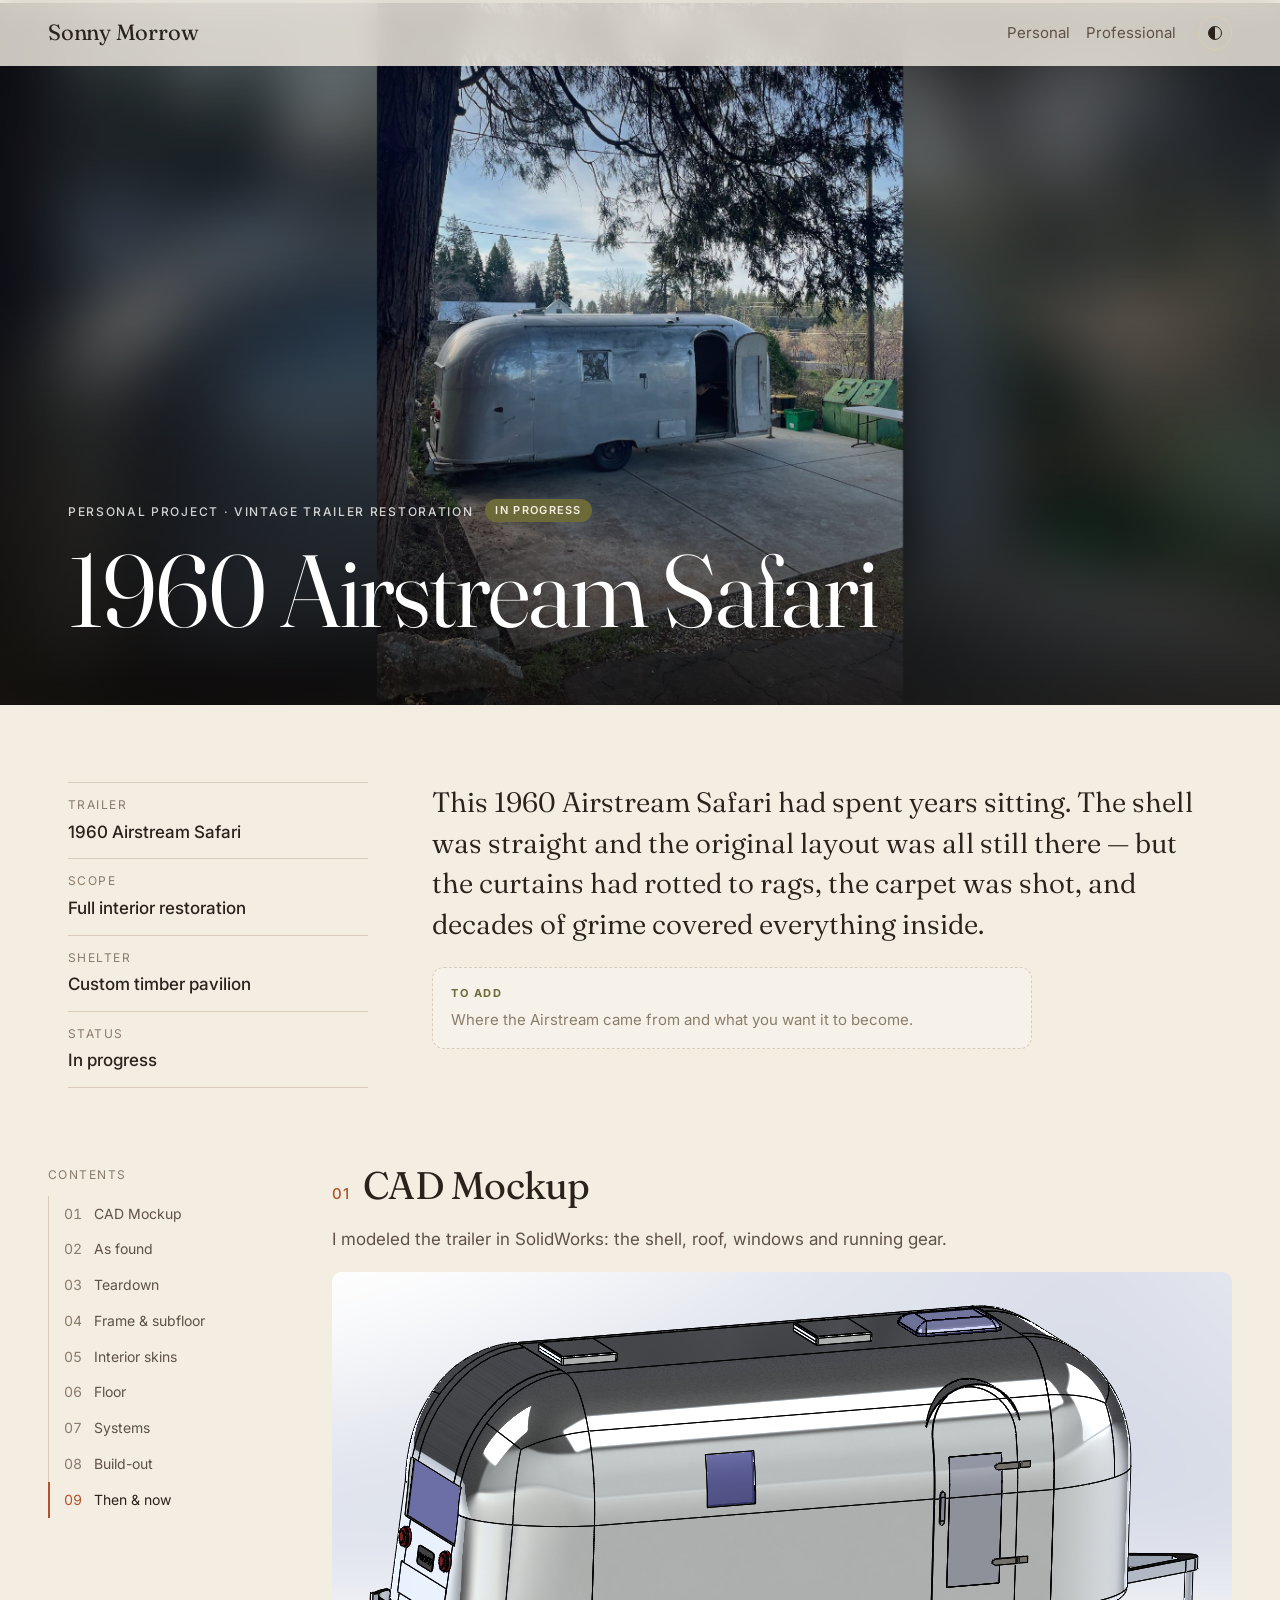
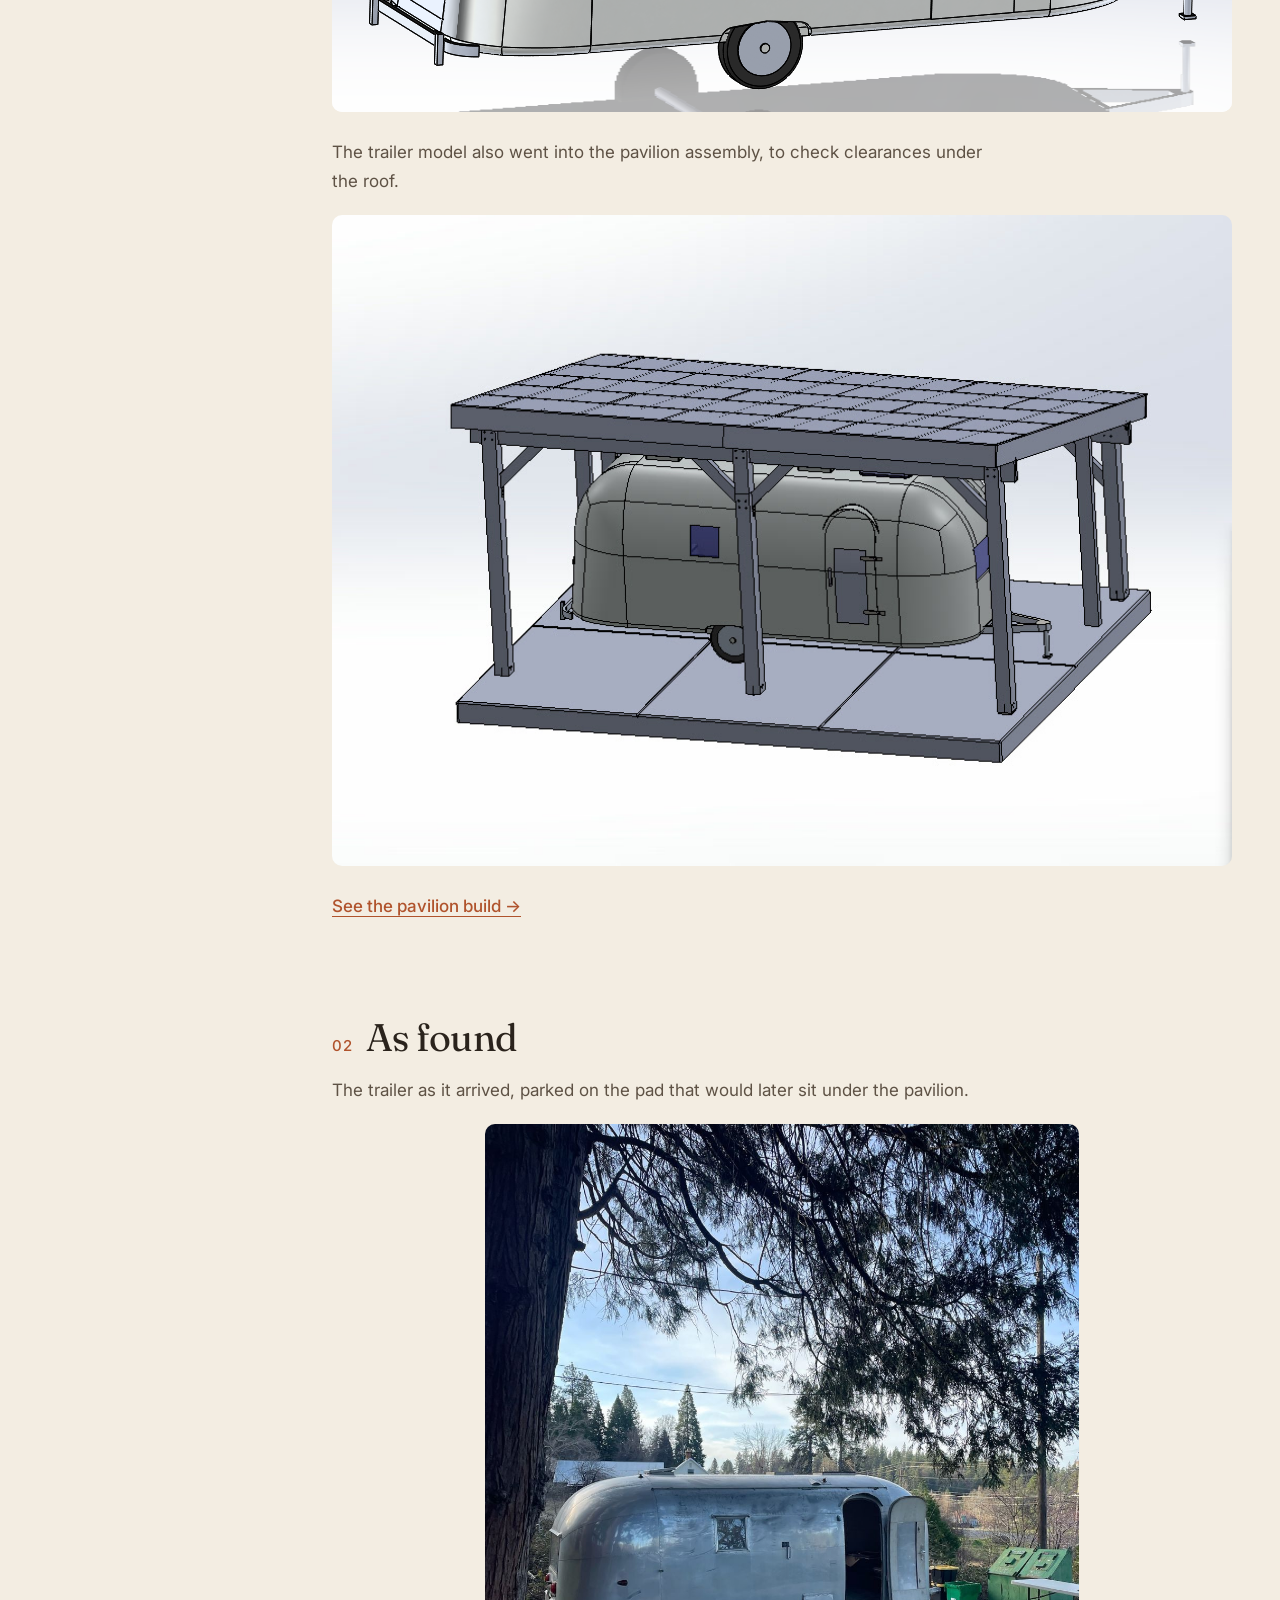
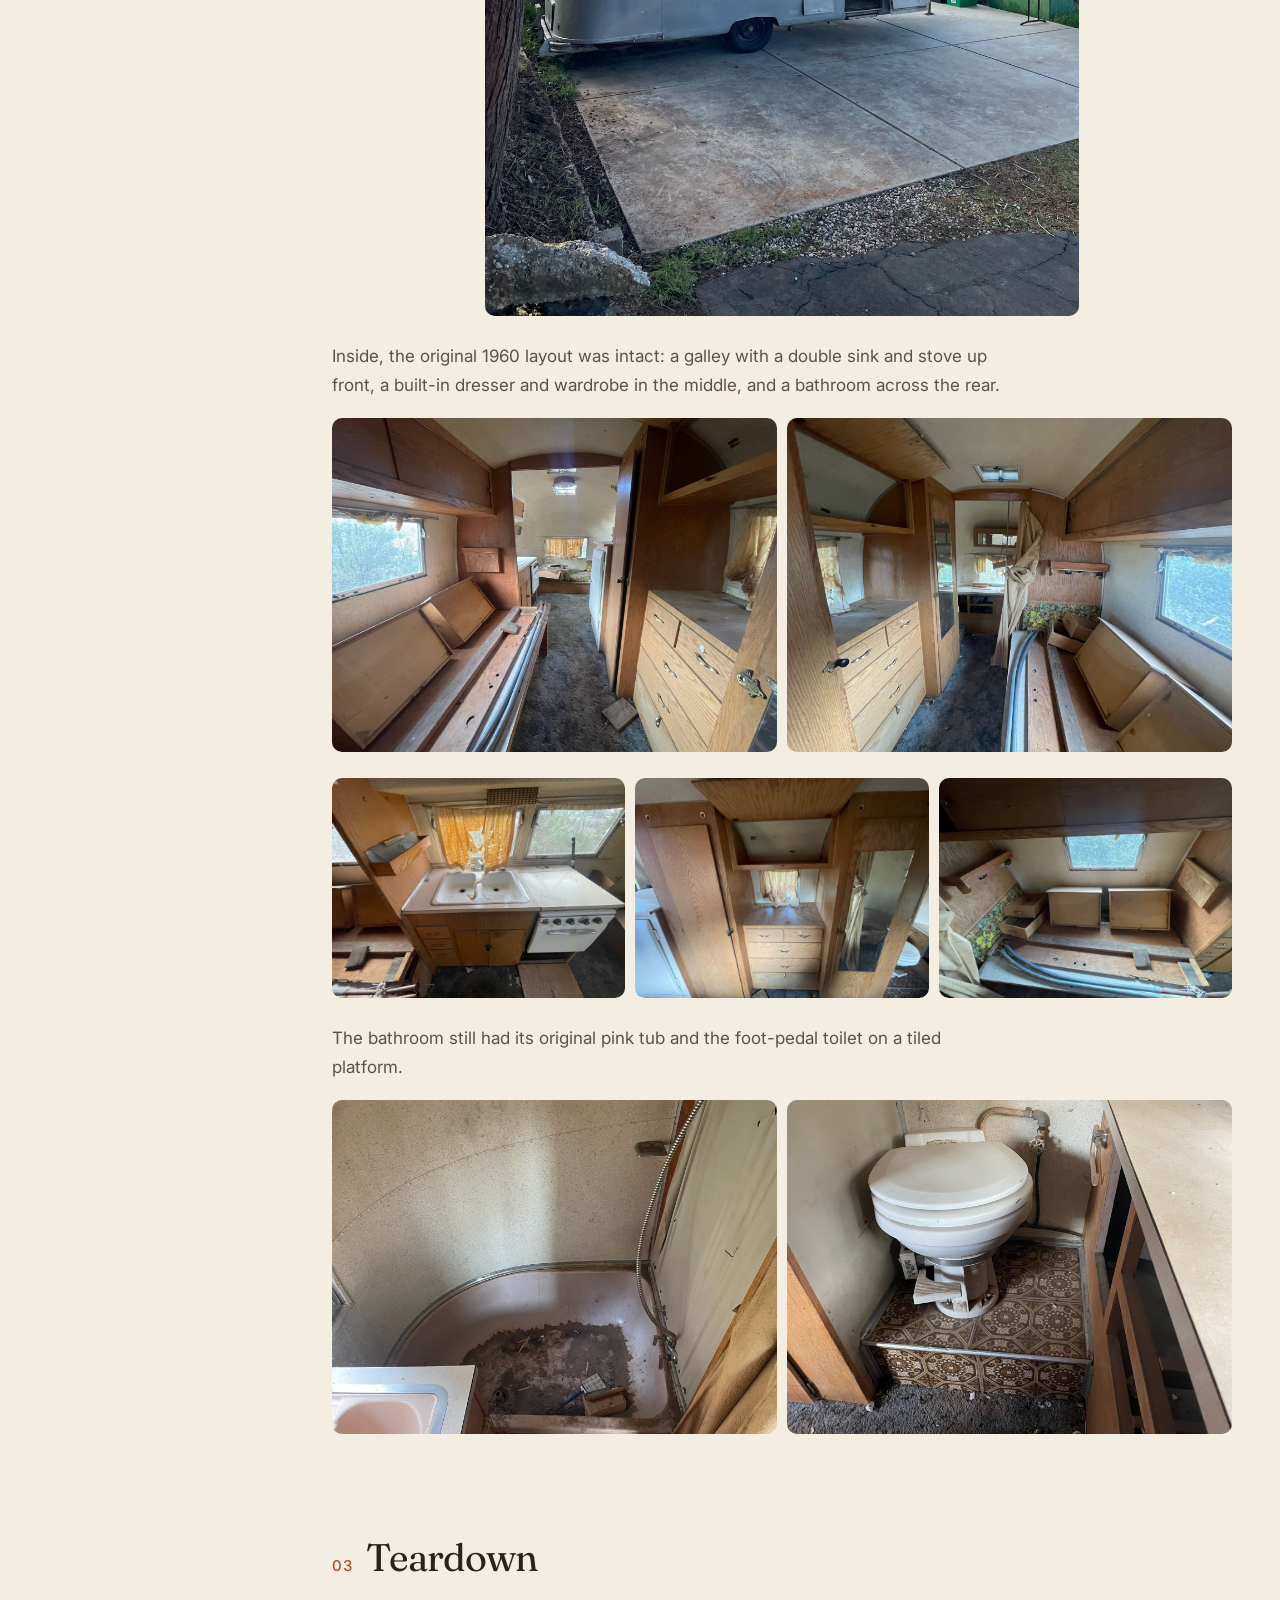
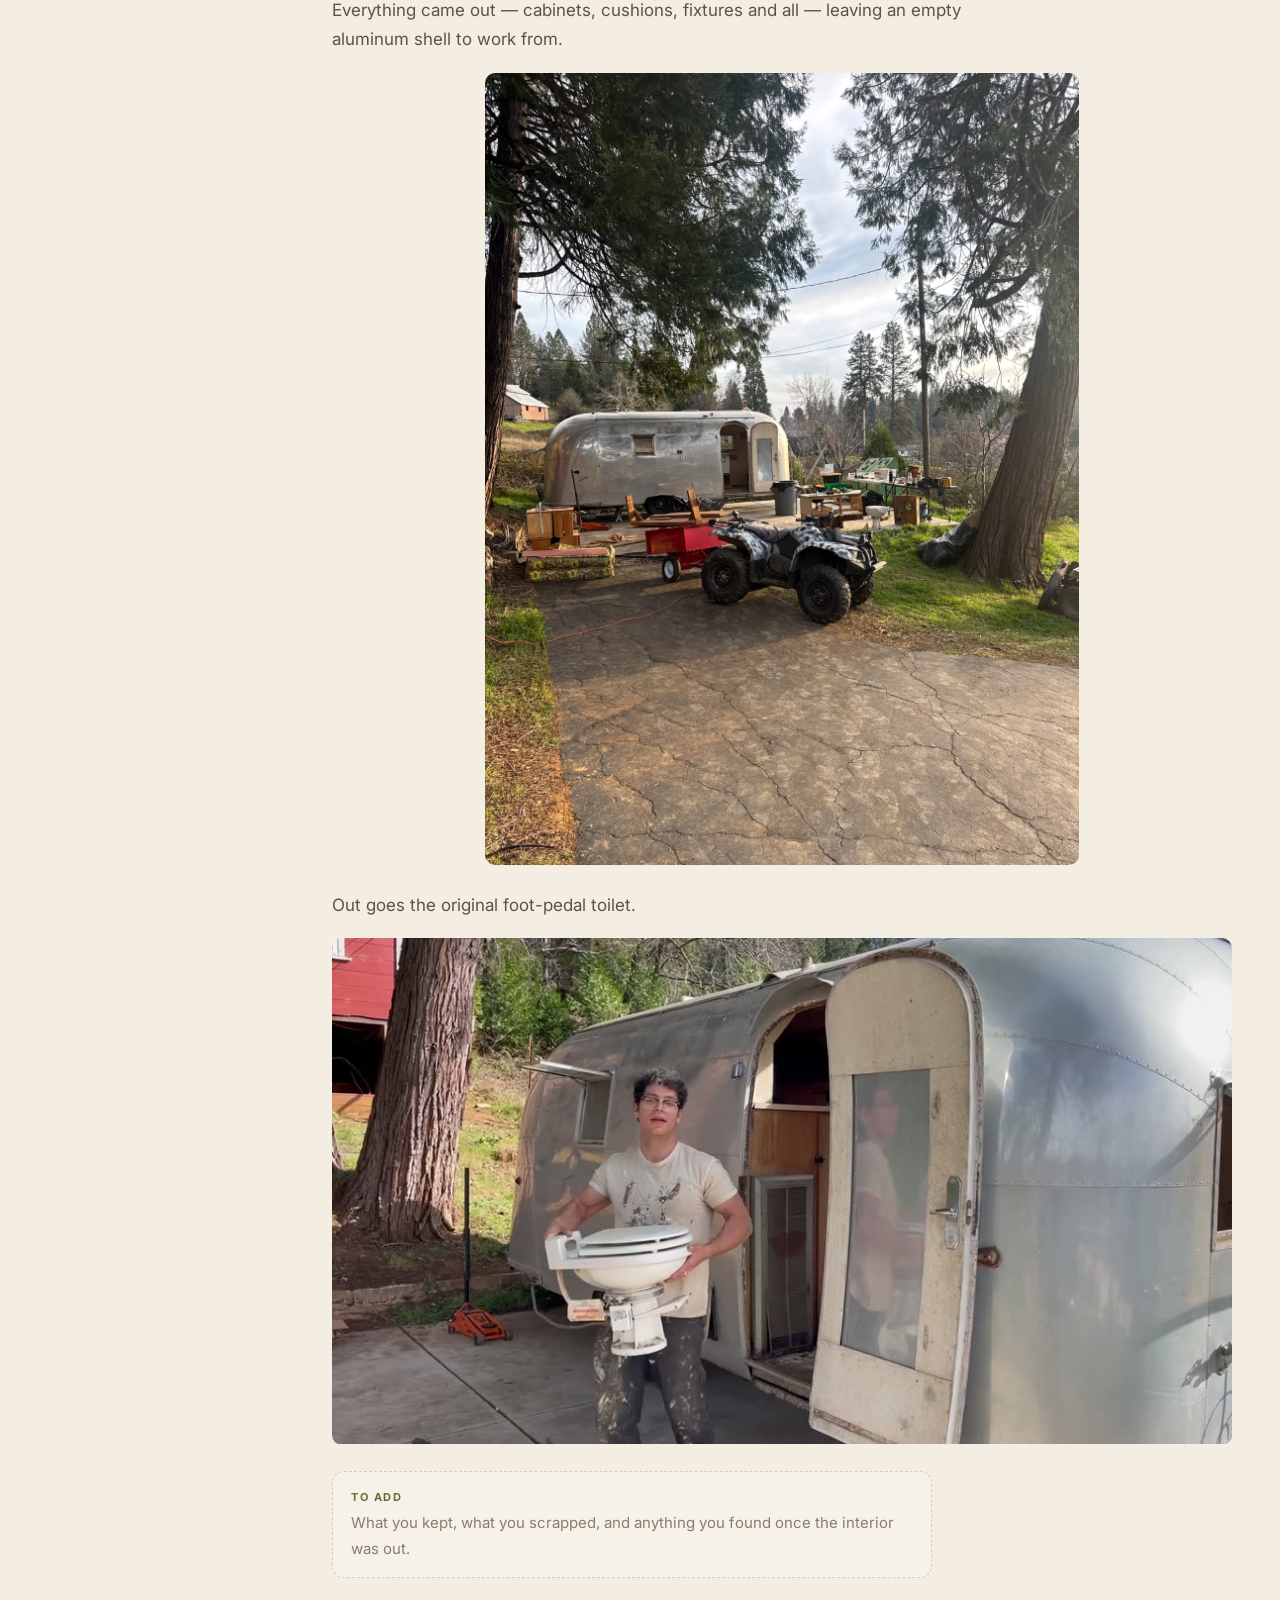
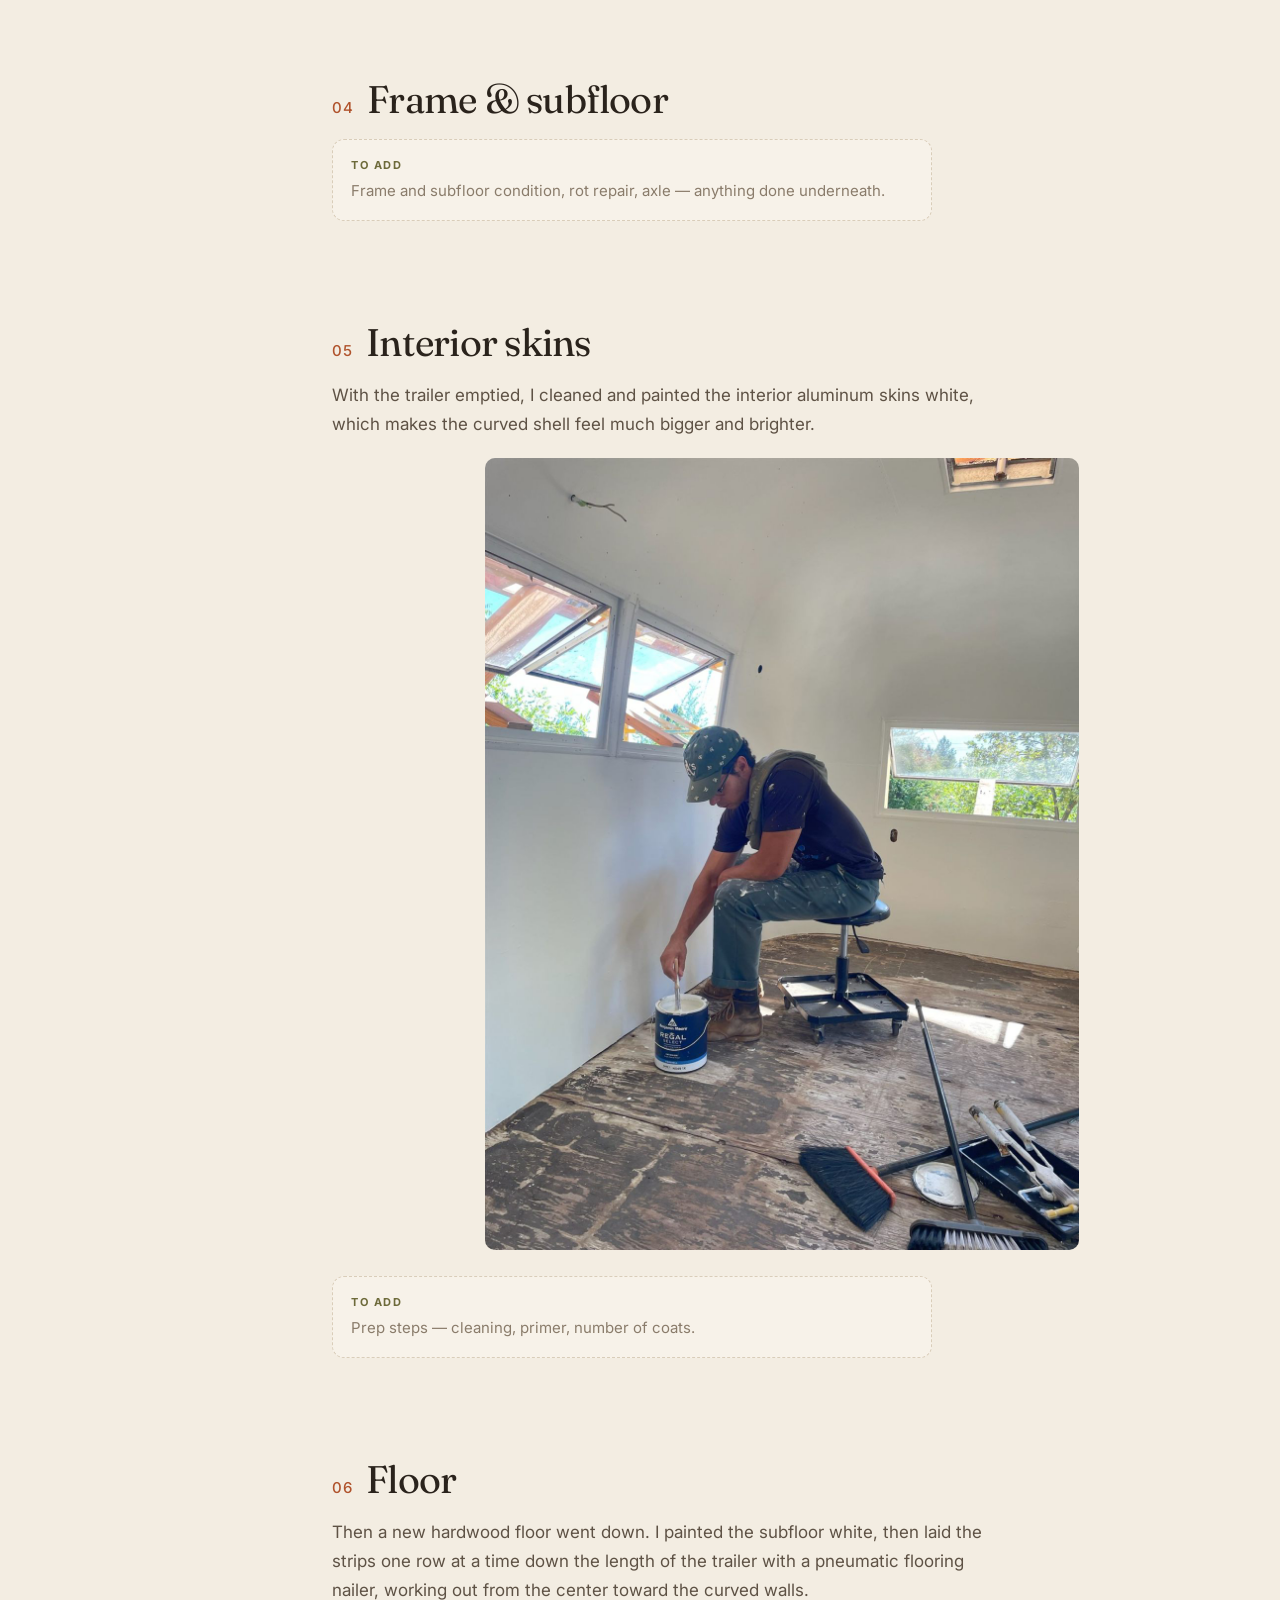
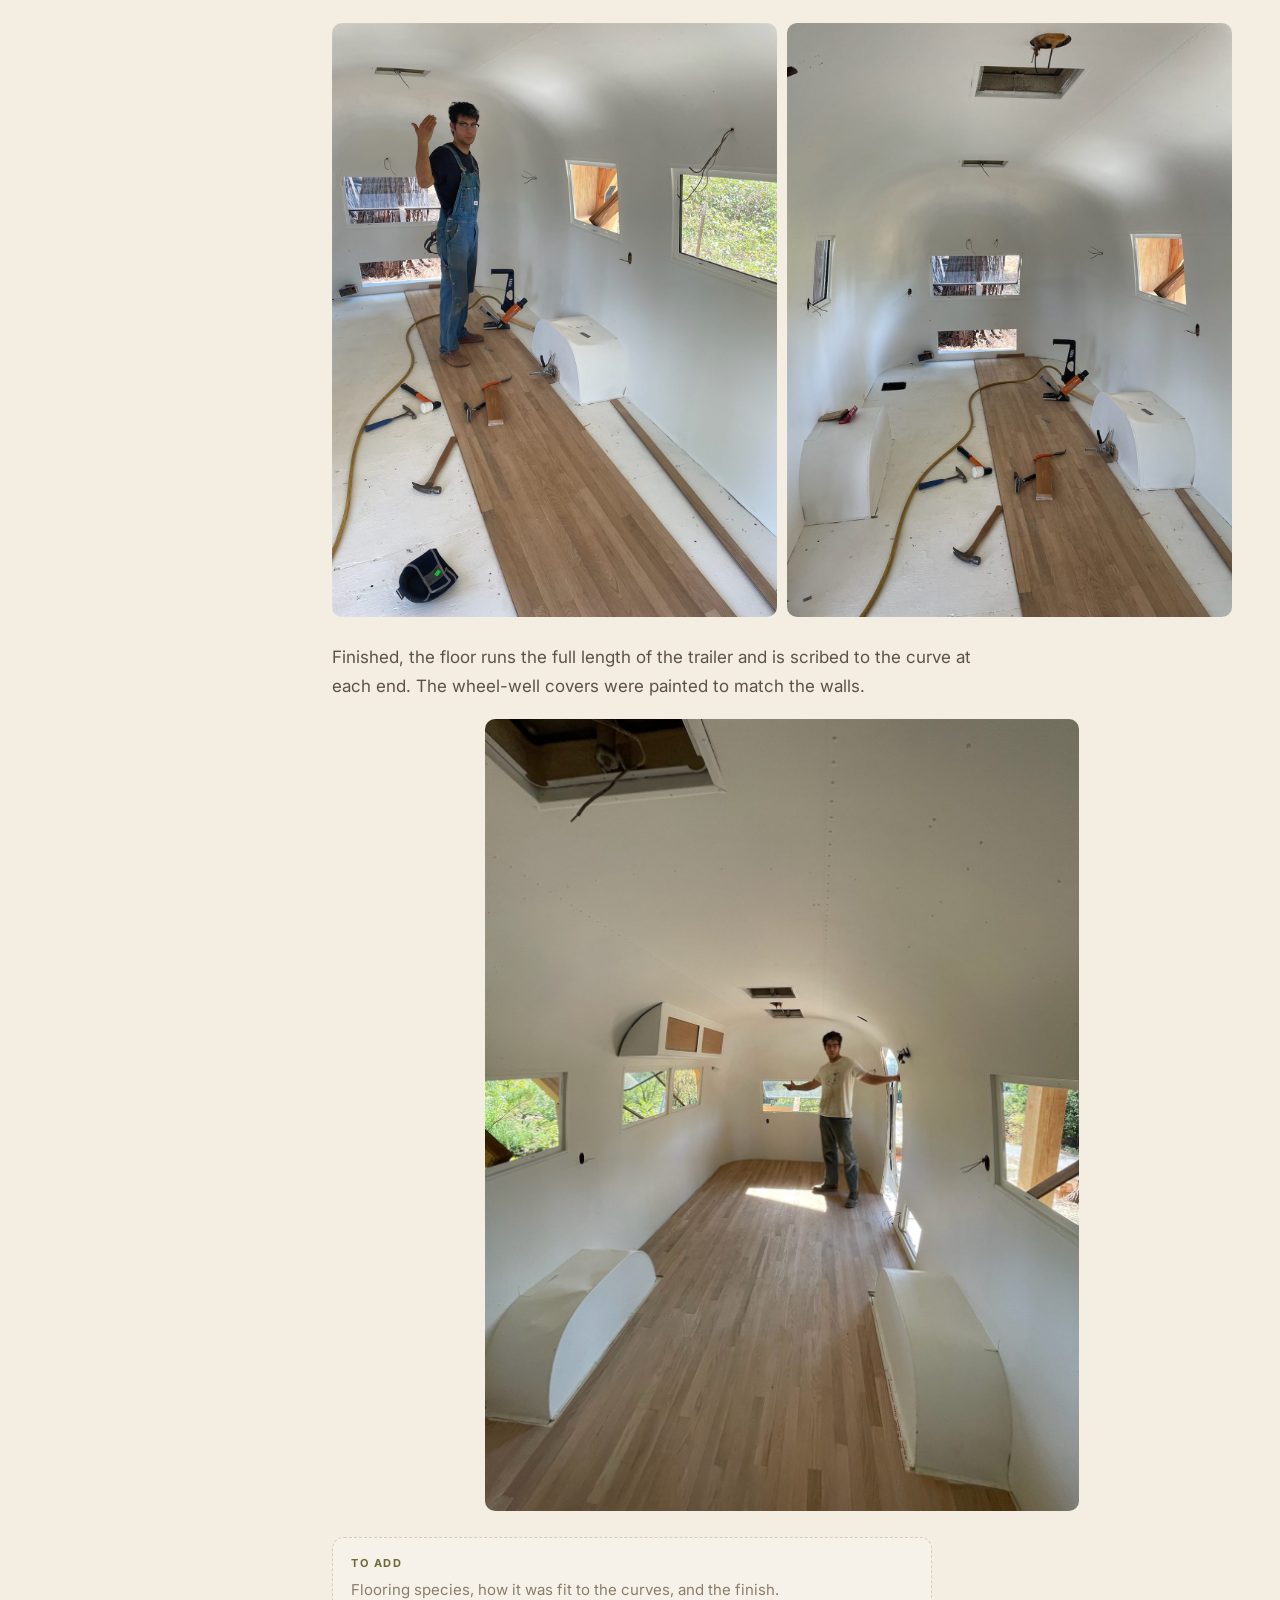
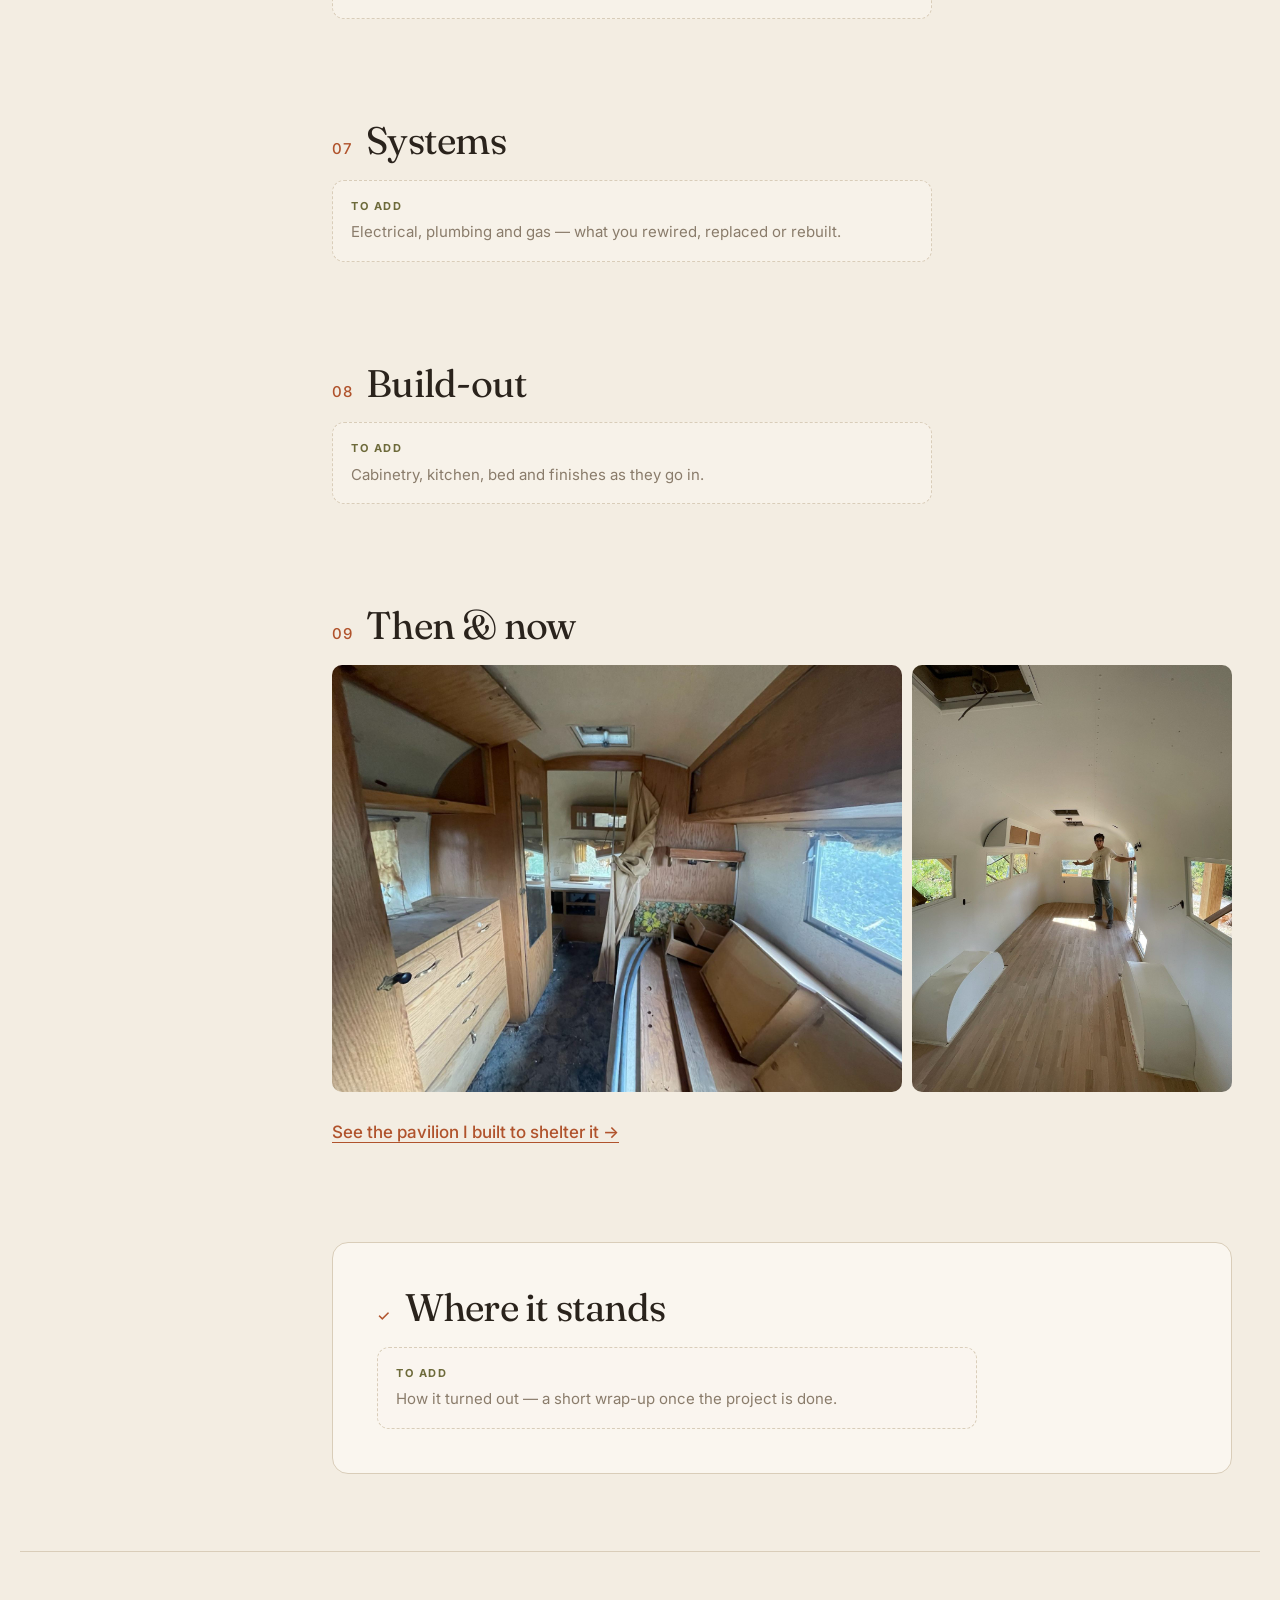
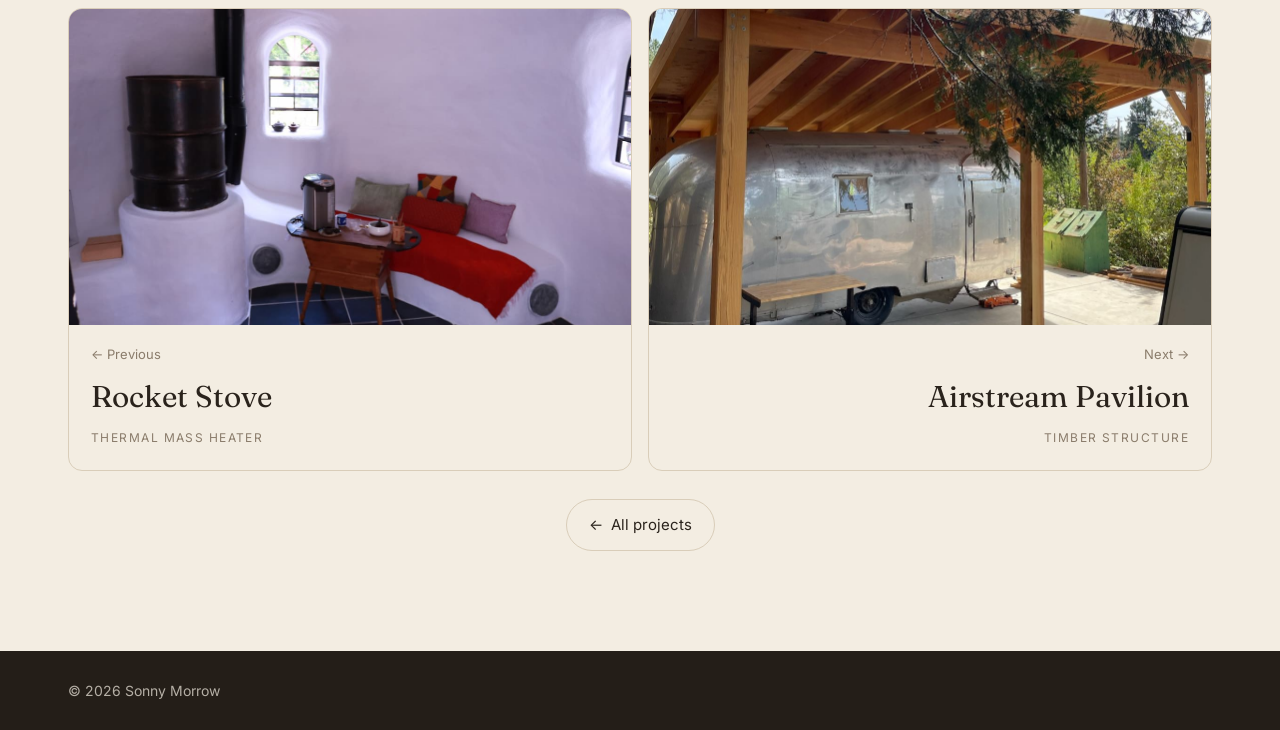
<file: projects/airstream-safari-1960/index.html>
<!doctype html>
<html lang="en">
<head>
<meta charset="utf-8">
<meta name="viewport" content="width=device-width, initial-scale=1">
<title>1960 Airstream Safari — Sonny Morrow</title>
<meta name="description" content="A 1960 Airstream Safari that my wife and I purchased from the original family who bought it new. We are currently restoring it from the ground up. It will serve as a tiny home while we build our forever home, then become a guest bedroom on our property.">
<meta property="og:title" content="1960 Airstream Safari — Sonny Morrow">
<meta property="og:description" content="A 1960 Airstream Safari that my wife and I purchased from the original family who bought it new. We are currently restoring it from the ground up. It will serve as a tiny home while we build our forever home, then become a guest bedroom on our property.">
<meta property="og:image" content="https://sonnymorrow.com/images/airstream-interior-white-oak-floor.jpeg">
<meta name="twitter:card" content="summary_large_image">
<link rel="icon" href="../../assets/favicon.svg" type="image/svg+xml">
<link rel="preconnect" href="https://fonts.googleapis.com">
<link rel="preconnect" href="https://fonts.gstatic.com" crossorigin>
<link href="https://fonts.googleapis.com/css2?family=Fraunces:ital,opsz,wght@0,9..144,300..700;1,9..144,300..600&family=Inter:wght@400;500;600&display=swap" rel="stylesheet">
<link rel="stylesheet" href="../../assets/style.css?v=3109b7e1">
<script>document.documentElement.classList.add('js');try{var t=localStorage.getItem('theme');if(t)document.documentElement.dataset.theme=t}catch(e){}</script>
</head>
<body class="project">
<div class="progress" aria-hidden="true"></div>
<header class="site-header">
  <a class="wordmark" href="../../">Sonny Morrow</a>
  <nav>
    <a href="../../#personal">Personal</a>
    <a href="../../#professional">Professional</a>
    <button class="theme-toggle" type="button" aria-label="Toggle dark mode"><span></span></button>
  </nav>
</header>
<main>
<section class="p-hero">
  <img src="../../images/airstream-as-found-exterior.jpeg" width="1125" height="1500" alt="" class="p-hero-fill" loading="lazy" decoding="async" sizes="100vw">
  <img src="../../images/airstream-as-found-exterior.jpeg" width="1125" height="1500" alt="1960 Airstream Safari" class="p-hero-whole" style="object-position:50% 58%" fetchpriority="high" decoding="async" sizes="100vw">
  <div class="p-hero-text wrap">
    <span class="kicker">Personal project · Vintage trailer restoration</span><span class="badge">In progress</span>
    <h1>1960 Airstream Safari</h1>
  </div>
</section>

<section class="p-intro wrap">
  <dl class="meta"><div><dt>Trailer</dt><dd>1960 Airstream Safari</dd></div><div><dt>Scope</dt><dd>Full interior restoration</dd></div><div><dt>Shelter</dt><dd>Custom timber pavilion</dd></div><div><dt>Status</dt><dd>In progress</dd></div></dl>
  <div class="p-lede"><p>This 1960 Airstream Safari had spent years sitting. The shell was straight and the original layout was all still there — but the curtains had rotted to rags, the carpet was shot, and decades of grime covered everything inside.</p><div class="todo"><strong>To add</strong>Where the Airstream came from and what you want it to become.</div></div>
</section>

<div class="p-body wrap">
  <aside class="toc"><nav aria-label="Chapters"><p>Contents</p><ol><li><a href="#ch-1"><span>01</span>CAD Mockup</a></li><li><a href="#ch-2"><span>02</span>As found</a></li><li><a href="#ch-3"><span>03</span>Teardown</a></li><li><a href="#ch-4"><span>04</span>Frame &amp; subfloor</a></li><li><a href="#ch-5"><span>05</span>Interior skins</a></li><li><a href="#ch-6"><span>06</span>Floor</a></li><li><a href="#ch-7"><span>07</span>Systems</a></li><li><a href="#ch-8"><span>08</span>Build-out</a></li><li><a href="#ch-9"><span>09</span>Then &amp; now</a></li></ol></nav></aside>
  <article class="chapters">
    <section class="chapter reveal" id="ch-1">
      <h2><span class="ch-num">01</span>CAD Mockup</h2>
      <p>I modeled the trailer in SolidWorks: the shell, roof, windows and running gear.</p>
      <div class="gallery g1"><div class="grow"><div class="gi" style="--r:2.0455"><a class="ph" href="../../images/airstream-cad-model.png" data-lb><img src="../../images/airstream-cad-model.png" width="900" height="440" alt="" loading="lazy" decoding="async" sizes="(min-width: 900px) 860px, 100vw"></a></div></div></div>
      <p>The trailer model also went into the pavilion assembly, to check clearances under the roof.</p>
      <div class="gallery g1"><div class="grow"><div class="gi" style="--r:1.3810"><a class="ph" href="../../images/pavilion-cad-with-airstream.jpeg" data-lb><img src="../../images/pavilion-cad-with-airstream.jpeg" width="888" height="643" alt="" loading="lazy" decoding="async" sizes="(min-width: 900px) 860px, 100vw"></a></div></div></div>
      <p><a class="inline-link" href="../../projects/airstream-pavilion/">See the pavilion build →</a></p>
    </section>
    <section class="chapter reveal" id="ch-2">
      <h2><span class="ch-num">02</span>As found</h2>
      <p>The trailer as it arrived, parked on the pad that would later sit under the pavilion.</p>
      <div class="gallery g1"><div class="grow"><div class="gi" style="--r:0.7500"><a class="ph" href="../../images/airstream-as-found-exterior.jpeg" data-lb><img src="../../images/airstream-as-found-exterior.jpeg" width="1125" height="1500" alt="" loading="lazy" decoding="async" sizes="(min-width: 900px) 860px, 100vw"></a></div></div></div>
      <p>Inside, the original 1960 layout was intact: a galley with a double sink and stove up front, a built-in dresser and wardrobe in the middle, and a bathroom across the rear.</p>
      <div class="gallery"><div class="grow"><div class="gi" style="--r:1.3333"><a class="ph" href="../../images/airstream-as-found-interior-forward.jpeg" data-lb><img src="../../images/airstream-as-found-interior-forward.jpeg" width="1600" height="1200" alt="" loading="lazy" decoding="async" sizes="(min-width: 900px) 430px, 50vw"></a></div><div class="gi" style="--r:1.3333"><a class="ph" href="../../images/airstream-as-found-interior-rear.jpeg" data-lb><img src="../../images/airstream-as-found-interior-rear.jpeg" width="1600" height="1200" alt="" loading="lazy" decoding="async" sizes="(min-width: 900px) 430px, 50vw"></a></div></div></div>
      <div class="gallery"><div class="grow"><div class="gi" style="--r:1.3333"><a class="ph" href="../../images/airstream-as-found-kitchen.jpeg" data-lb><img src="../../images/airstream-as-found-kitchen.jpeg" width="1600" height="1200" alt="" loading="lazy" decoding="async" sizes="(min-width: 900px) 430px, 50vw"></a></div><div class="gi" style="--r:1.3333"><a class="ph" href="../../images/airstream-as-found-dresser.jpeg" data-lb><img src="../../images/airstream-as-found-dresser.jpeg" width="1600" height="1200" alt="" loading="lazy" decoding="async" sizes="(min-width: 900px) 430px, 50vw"></a></div><div class="gi" style="--r:1.3333"><a class="ph" href="../../images/airstream-as-found-rear-bench.jpeg" data-lb><img src="../../images/airstream-as-found-rear-bench.jpeg" width="1600" height="1200" alt="" loading="lazy" decoding="async" sizes="(min-width: 900px) 430px, 50vw"></a></div></div></div>
      <p>The bathroom still had its original pink tub and the foot-pedal toilet on a tiled platform.</p>
      <div class="gallery"><div class="grow"><div class="gi" style="--r:1.3333"><a class="ph" href="../../images/airstream-as-found-tub.jpeg" data-lb><img src="../../images/airstream-as-found-tub.jpeg" width="1600" height="1200" alt="" loading="lazy" decoding="async" sizes="(min-width: 900px) 430px, 50vw"></a></div><div class="gi" style="--r:1.3333"><a class="ph" href="../../images/airstream-as-found-toilet.jpeg" data-lb><img src="../../images/airstream-as-found-toilet.jpeg" width="1600" height="1200" alt="" loading="lazy" decoding="async" sizes="(min-width: 900px) 430px, 50vw"></a></div></div></div>
    </section>
    <section class="chapter reveal" id="ch-3">
      <h2><span class="ch-num">03</span>Teardown</h2>
      <p>Everything came out — cabinets, cushions, fixtures and all — leaving an empty aluminum shell to work from.</p>
      <div class="gallery g1"><div class="grow"><div class="gi" style="--r:0.7500"><a class="ph" href="../../images/airstream-teardown-yard.jpeg" data-lb><img src="../../images/airstream-teardown-yard.jpeg" width="1200" height="1600" alt="" loading="lazy" decoding="async" sizes="(min-width: 900px) 860px, 100vw"></a></div></div></div>
      <p>Out goes the original foot-pedal toilet.</p>
      <div class="gallery g1"><div class="grow"><div class="gi" style="--r:1.7778"><div class="ph ph-video"><video src="../../images/airstream-toilet-removal.mp4" poster="../../images/airstream-toilet-removal-poster.jpeg" width="960" height="540" autoplay muted loop playsinline preload="metadata" aria-hidden="true"></video></div></div></div></div>
      <div class="todo"><strong>To add</strong>What you kept, what you scrapped, and anything you found once the interior was out.</div>
    </section>
    <section class="chapter reveal" id="ch-4">
      <h2><span class="ch-num">04</span>Frame &amp; subfloor</h2>
      <div class="todo"><strong>To add</strong>Frame and subfloor condition, rot repair, axle — anything done underneath.</div>
    </section>
    <section class="chapter reveal" id="ch-5">
      <h2><span class="ch-num">05</span>Interior skins</h2>
      <p>With the trailer emptied, I cleaned and painted the interior aluminum skins white, which makes the curved shell feel much bigger and brighter.</p>
      <div class="gallery g1"><div class="grow"><div class="gi" style="--r:0.7500"><a class="ph" href="../../images/airstream-interior-painting.jpeg" data-lb><img src="../../images/airstream-interior-painting.jpeg" width="1200" height="1600" alt="" loading="lazy" decoding="async" sizes="(min-width: 900px) 860px, 100vw"></a></div></div></div>
      <div class="todo"><strong>To add</strong>Prep steps — cleaning, primer, number of coats.</div>
    </section>
    <section class="chapter reveal" id="ch-6">
      <h2><span class="ch-num">06</span>Floor</h2>
      <p>Then a new hardwood floor went down. I painted the subfloor white, then laid the strips one row at a time down the length of the trailer with a pneumatic flooring nailer, working out from the center toward the curved walls.</p>
      <div class="gallery"><div class="grow"><div class="gi" style="--r:0.7500"><a class="ph" href="../../images/airstream-floor-install-1.jpeg" data-lb><img src="../../images/airstream-floor-install-1.jpeg" width="1200" height="1600" alt="" loading="lazy" decoding="async" sizes="(min-width: 900px) 430px, 50vw"></a></div><div class="gi" style="--r:0.7500"><a class="ph" href="../../images/airstream-floor-install-2.jpeg" data-lb><img src="../../images/airstream-floor-install-2.jpeg" width="1200" height="1600" alt="" loading="lazy" decoding="async" sizes="(min-width: 900px) 430px, 50vw"></a></div></div></div>
      <p>Finished, the floor runs the full length of the trailer and is scribed to the curve at each end. The wheel-well covers were painted to match the walls.</p>
      <div class="gallery g1"><div class="grow"><div class="gi" style="--r:0.7500"><a class="ph" href="../../images/airstream-interior-white-oak-floor.jpeg" data-lb><img src="../../images/airstream-interior-white-oak-floor.jpeg" width="1200" height="1600" alt="" loading="lazy" decoding="async" sizes="(min-width: 900px) 860px, 100vw"></a></div></div></div>
      <div class="todo"><strong>To add</strong>Flooring species, how it was fit to the curves, and the finish.</div>
    </section>
    <section class="chapter reveal" id="ch-7">
      <h2><span class="ch-num">07</span>Systems</h2>
      <div class="todo"><strong>To add</strong>Electrical, plumbing and gas — what you rewired, replaced or rebuilt.</div>
    </section>
    <section class="chapter reveal" id="ch-8">
      <h2><span class="ch-num">08</span>Build-out</h2>
      <div class="todo"><strong>To add</strong>Cabinetry, kitchen, bed and finishes as they go in.</div>
    </section>
    <section class="chapter reveal" id="ch-9">
      <h2><span class="ch-num">09</span>Then &amp; now</h2>
      <div class="gallery"><div class="grow"><div class="gi" style="--r:1.3333"><a class="ph" href="../../images/airstream-as-found-interior-rear.jpeg" data-lb><img src="../../images/airstream-as-found-interior-rear.jpeg" width="1600" height="1200" alt="" loading="lazy" decoding="async" sizes="(min-width: 900px) 430px, 50vw"></a></div><div class="gi" style="--r:0.7500"><a class="ph" href="../../images/airstream-interior-white-oak-floor.jpeg" data-lb><img src="../../images/airstream-interior-white-oak-floor.jpeg" width="1200" height="1600" alt="" loading="lazy" decoding="async" sizes="(min-width: 900px) 430px, 50vw"></a></div></div></div>
      <p><a class="inline-link" href="../../projects/airstream-pavilion/">See the pavilion I built to shelter it →</a></p>
    </section>
    
    
    <section class="chapter outcome reveal">
      <h2><span class="ch-num">✓</span>Where it stands</h2>
      <div class="todo"><strong>To add</strong>How it turned out — a short wrap-up once the project is done.</div>
    </section>
    
  </article>
</div>

<nav class="pager wrap" aria-label="More projects">
  <a href="../../projects/rocket-stove/" class="prev"><div class="pager-img"><img src="../../images/4.12.jpeg" width="1200" height="800" alt="" style="object-position:15% 50%" loading="lazy" decoding="async" sizes="(min-width: 900px) 520px, 100vw"></div><div class="pager-text"><span>← Previous</span><strong>Rocket Stove</strong><em>Thermal Mass heater</em></div></a>
  <a href="../../projects/airstream-pavilion/" class="next"><div class="pager-img"><img src="../../images/pavilion-angle.jpeg" width="1125" height="1500" alt="" style="object-position:50% 62%" loading="lazy" decoding="async" sizes="(min-width: 900px) 520px, 100vw"></div><div class="pager-text"><span>Next →</span><strong>Airstream Pavilion</strong><em>Timber structure</em></div></a>
  <a class="pager-home" href="../../#work"><span aria-hidden="true">←</span> All projects</a>
</nav>
</main>
<footer class="site-footer">
  <div class="wrap">
    <div class="footer-row">
      <span>© 2026 Sonny Morrow</span>
    </div>
  </div>
</footer>
<div class="lightbox" hidden role="dialog" aria-modal="true" aria-label="Photo viewer">
  <button class="lb-close" aria-label="Close">×</button>
  <button class="lb-prev" aria-label="Previous photo">‹</button>
  <figure><img alt=""><figcaption></figcaption></figure>
  <button class="lb-next" aria-label="Next photo">›</button>
</div>
<script src="../../assets/site.js?v=497e6ebc" defer></script>
</body>
</html>
</file>
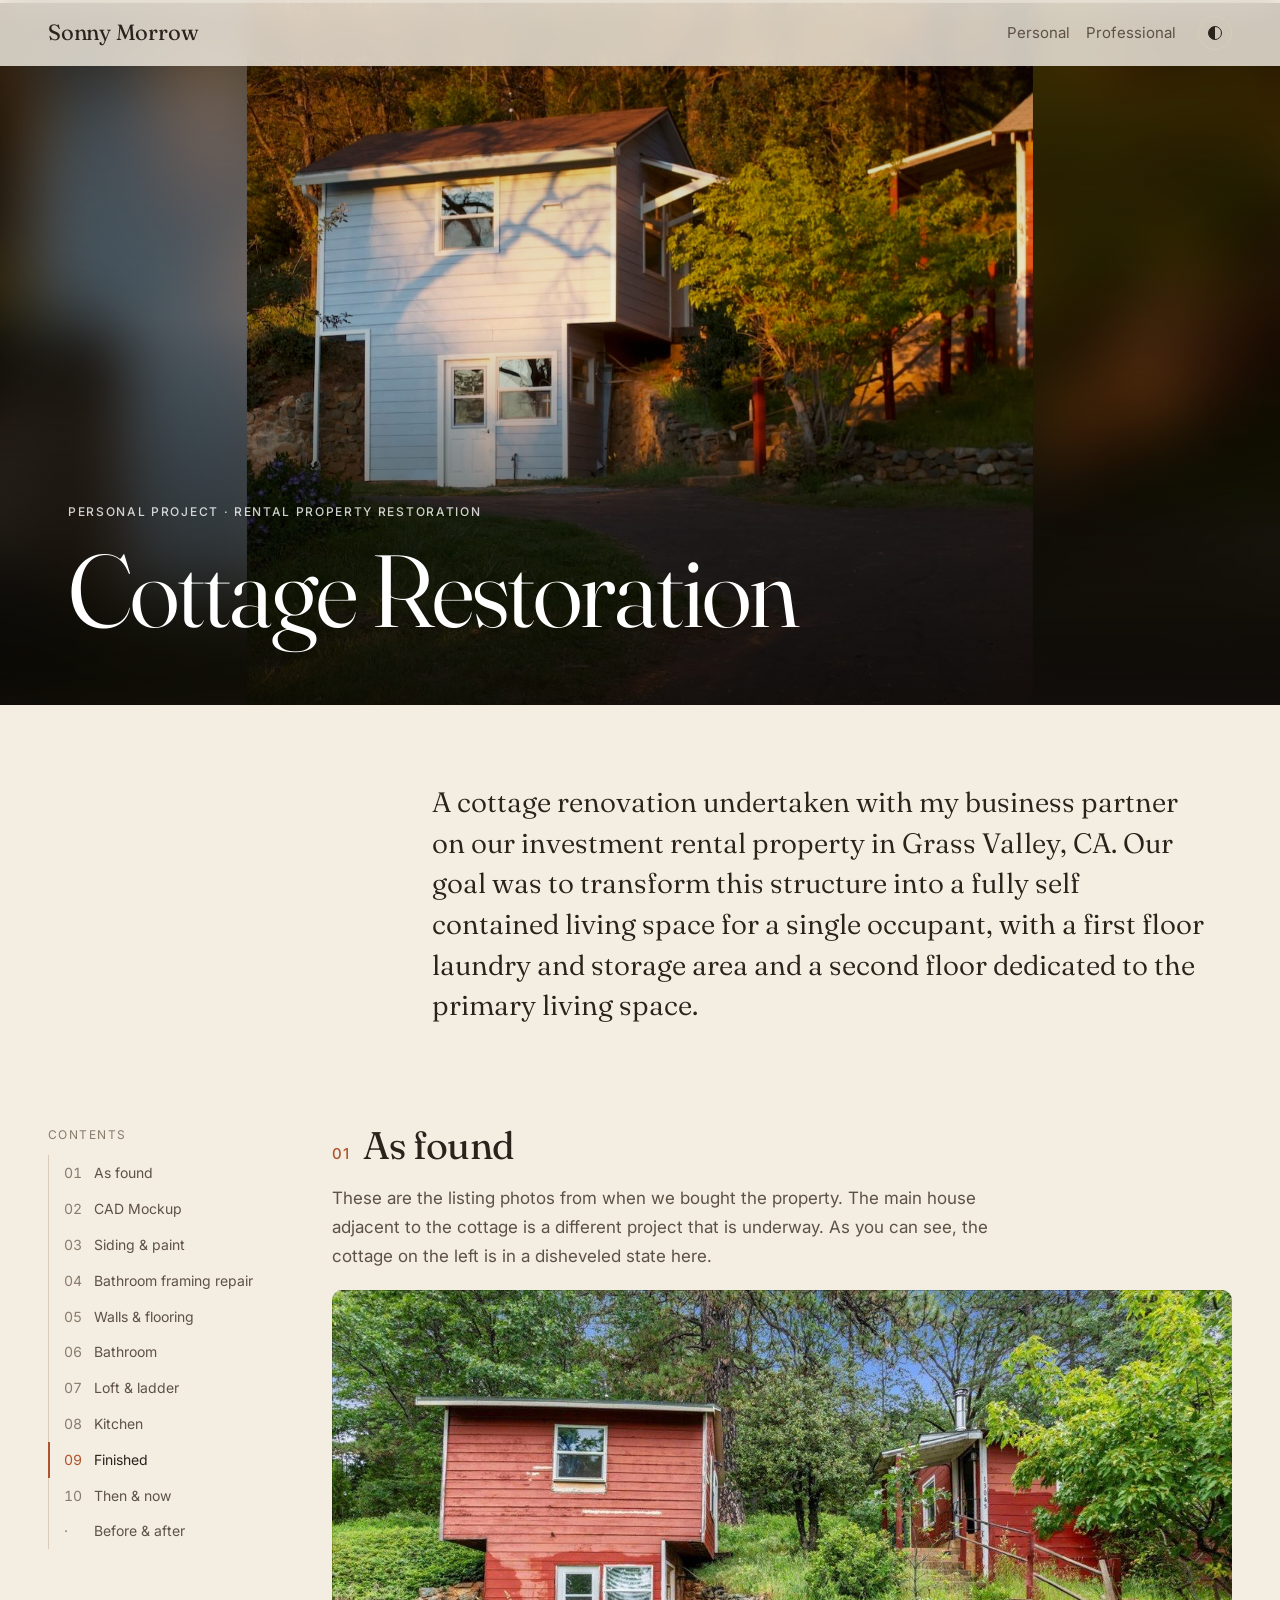
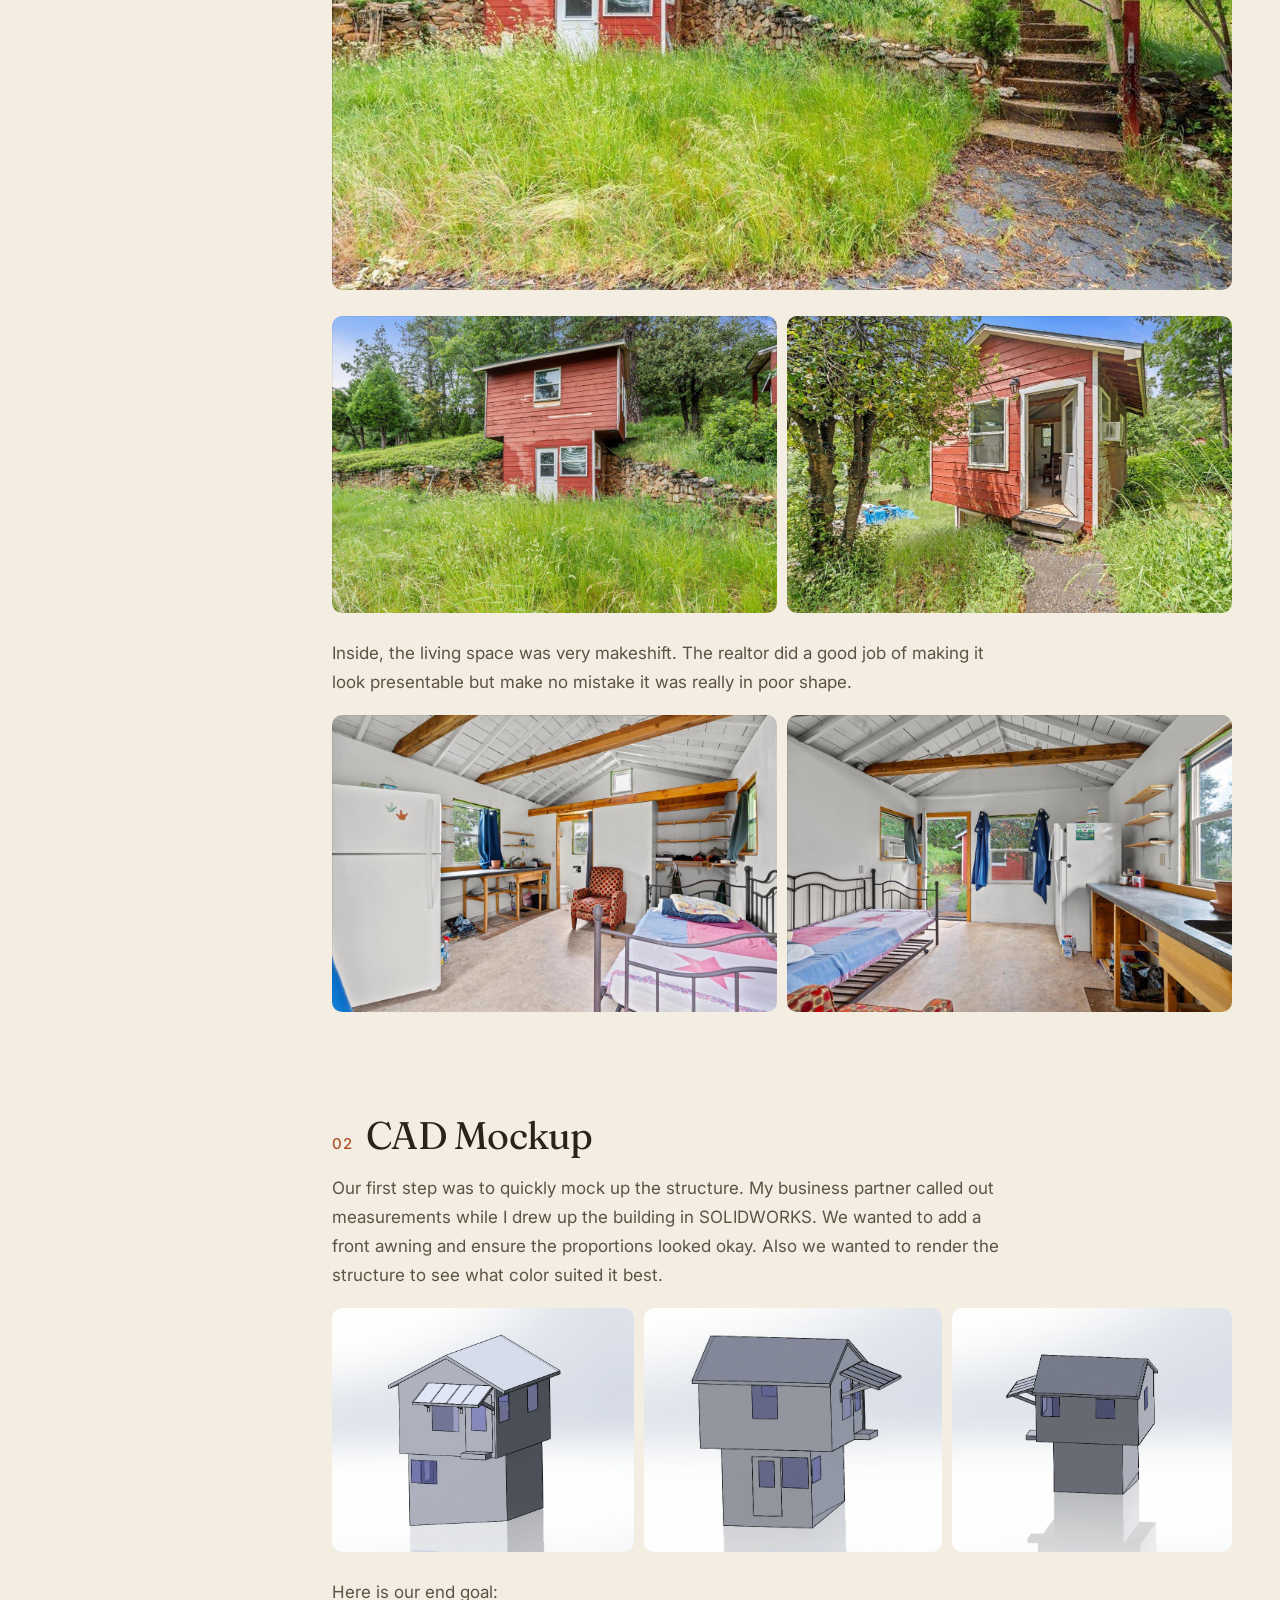
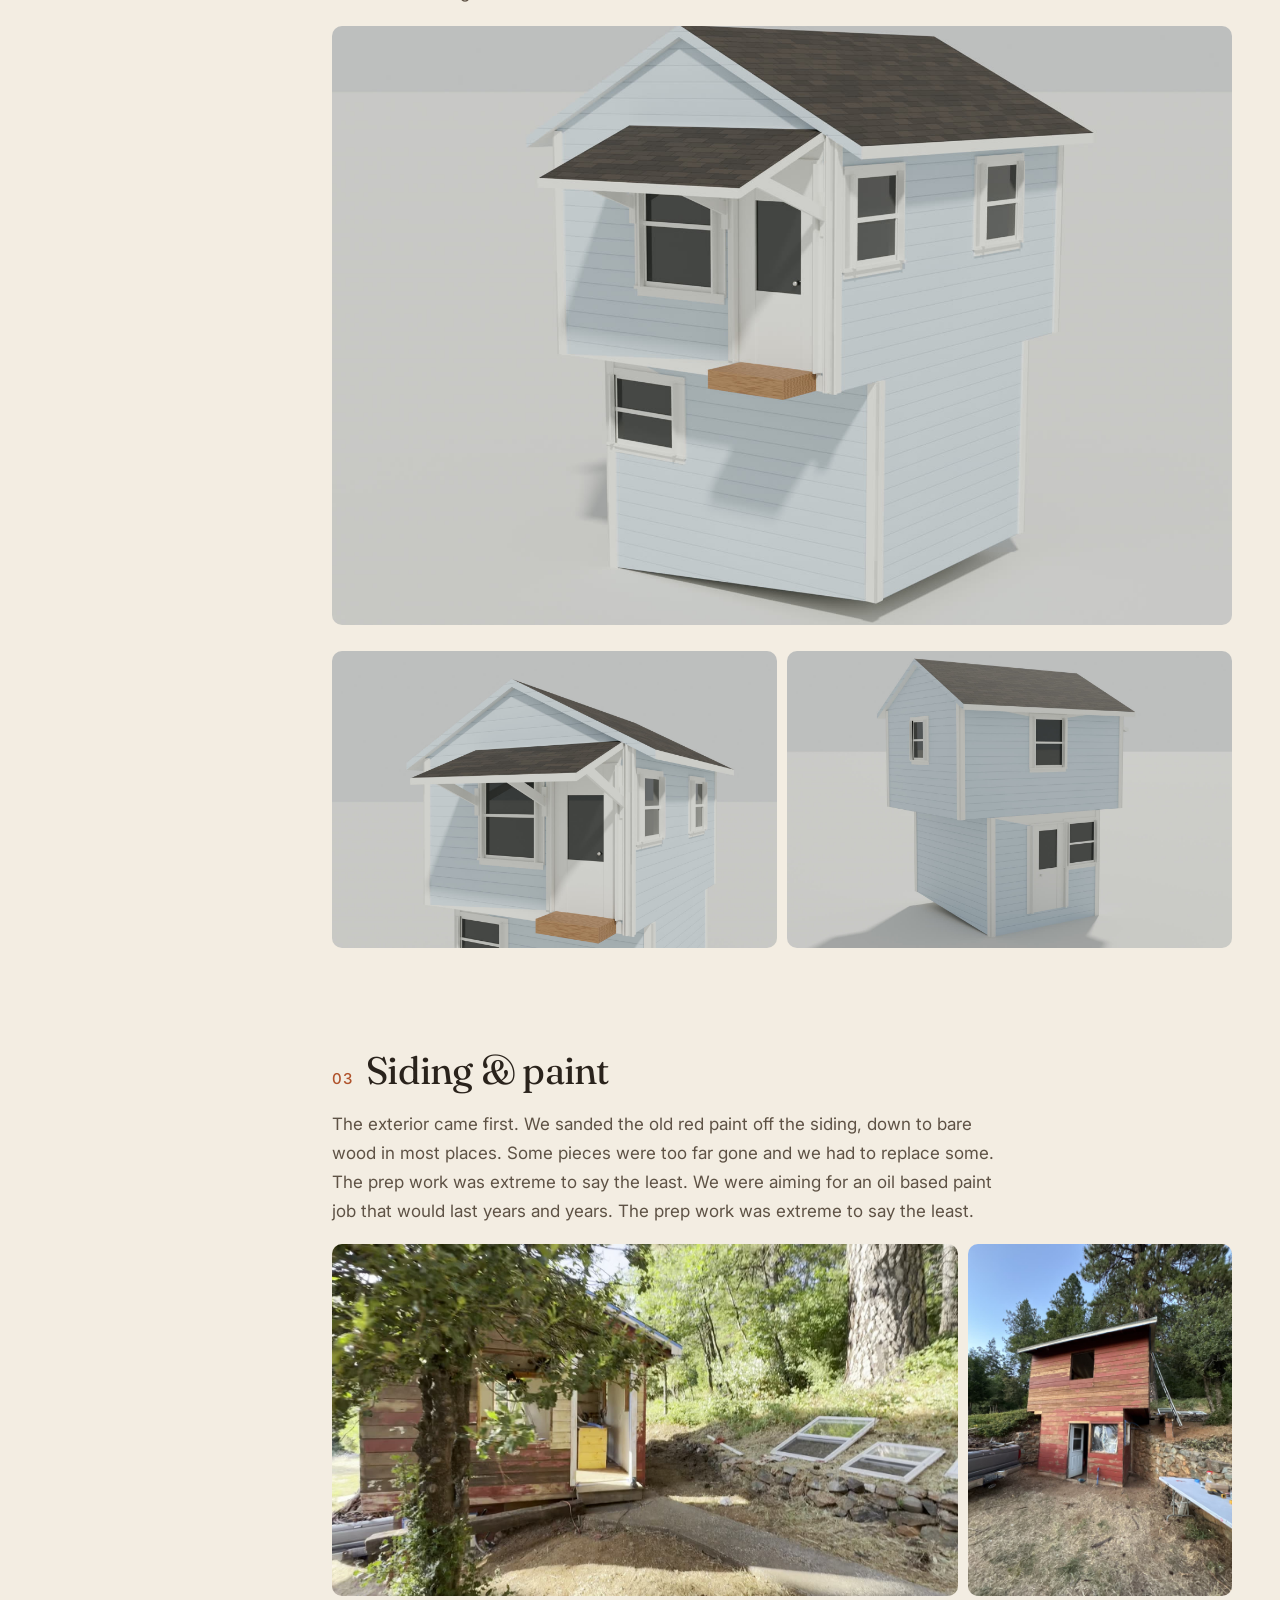
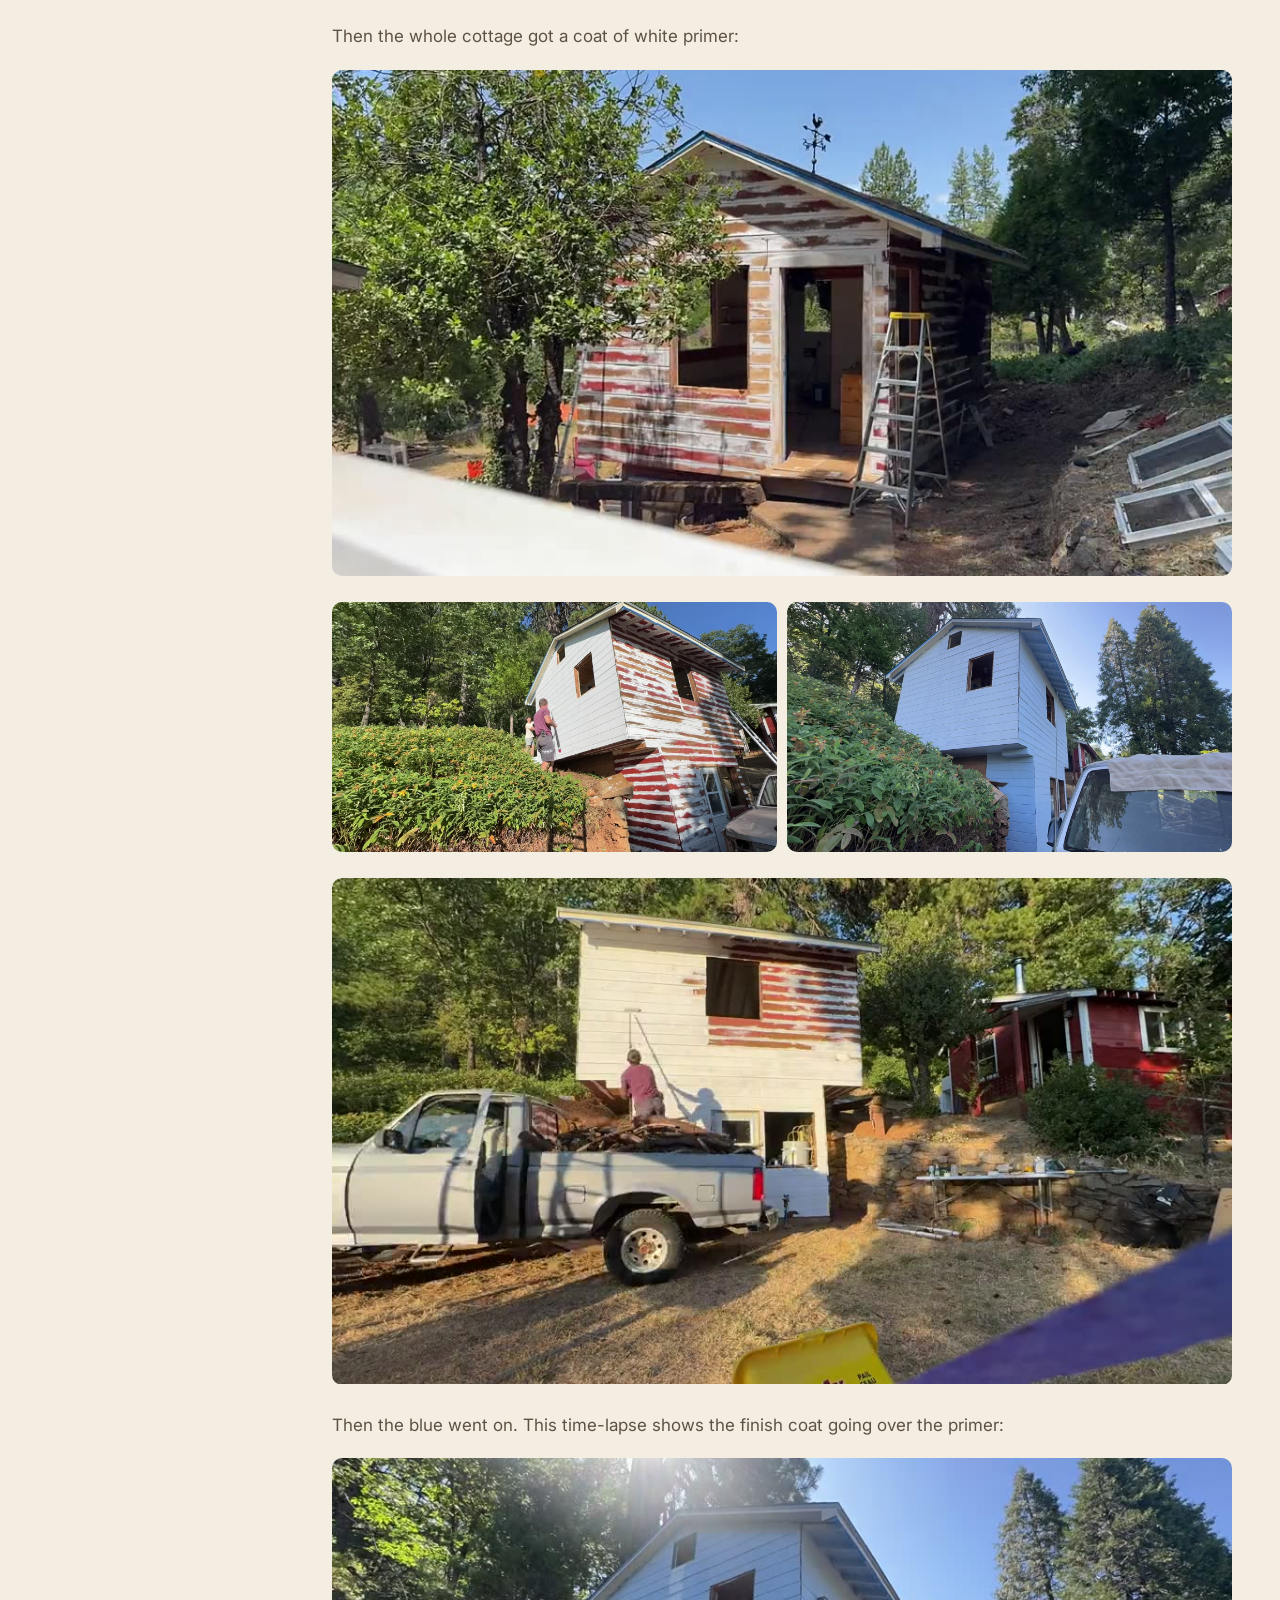
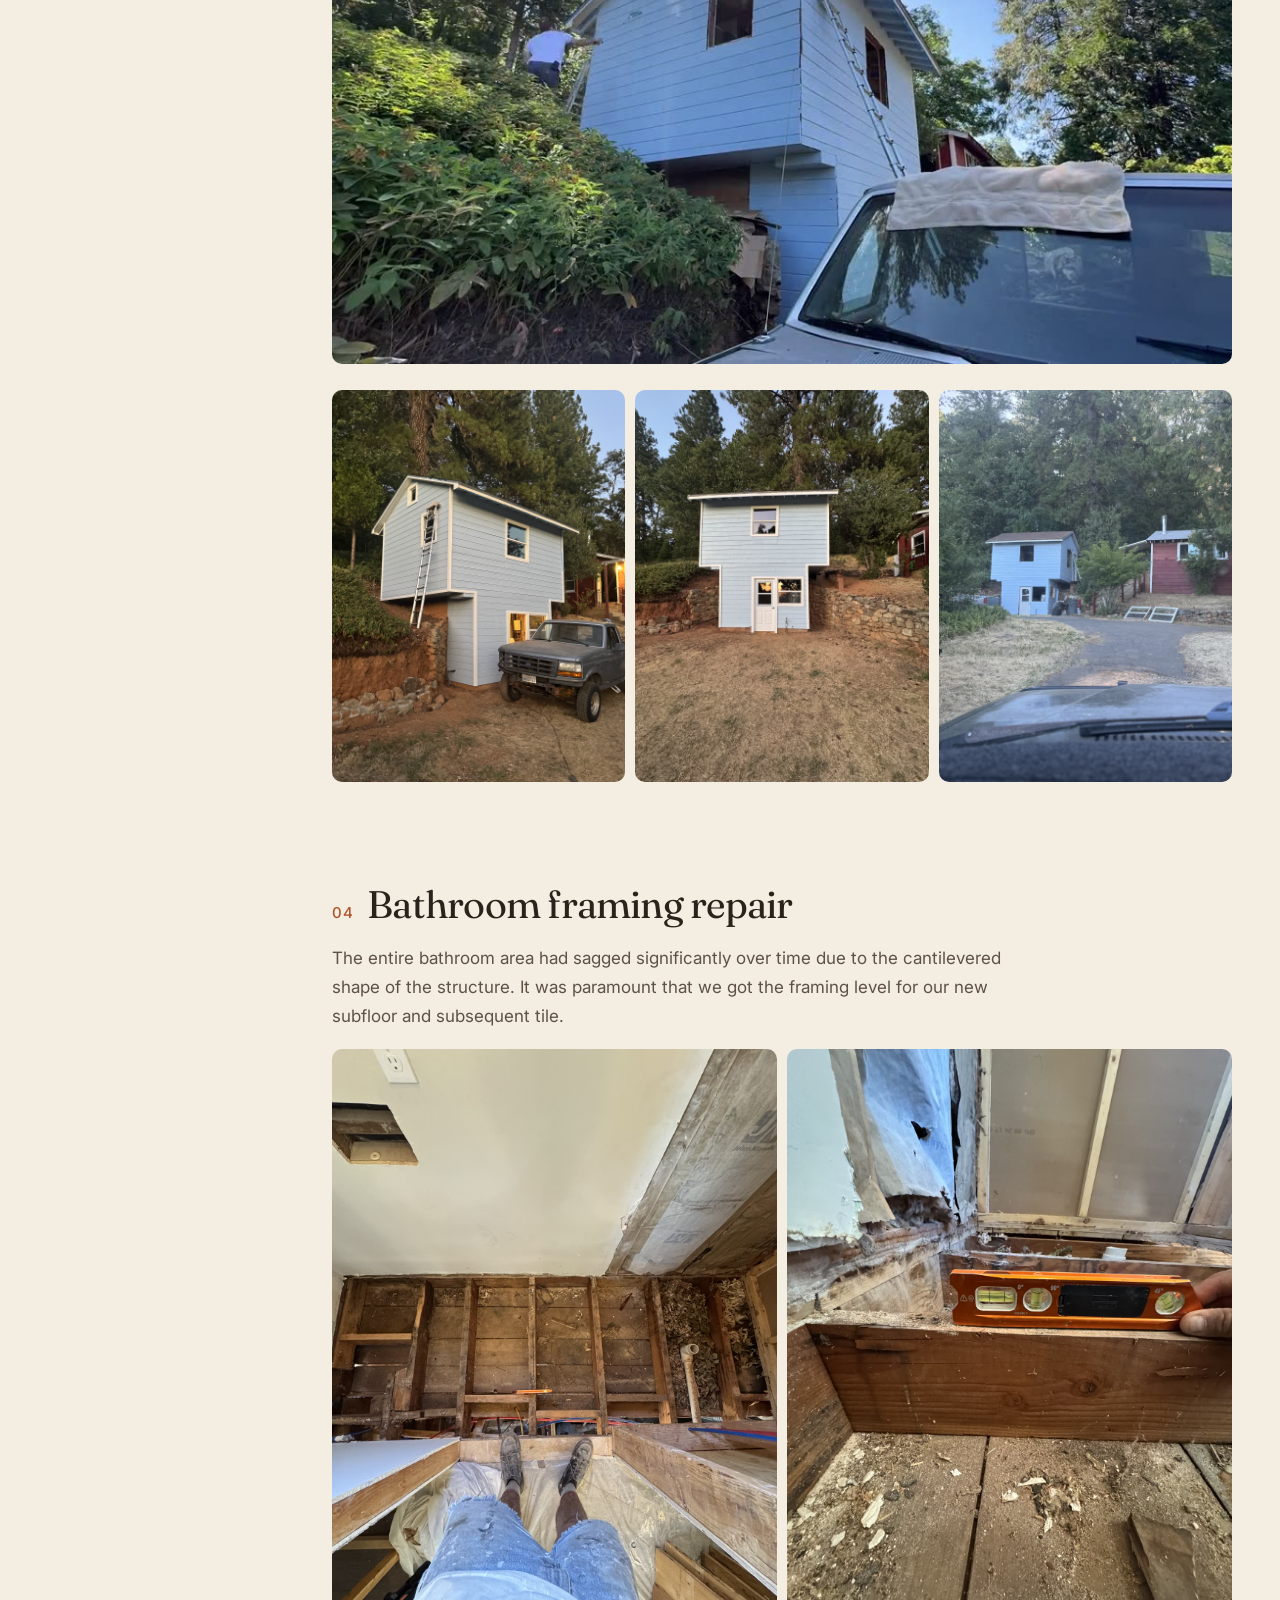
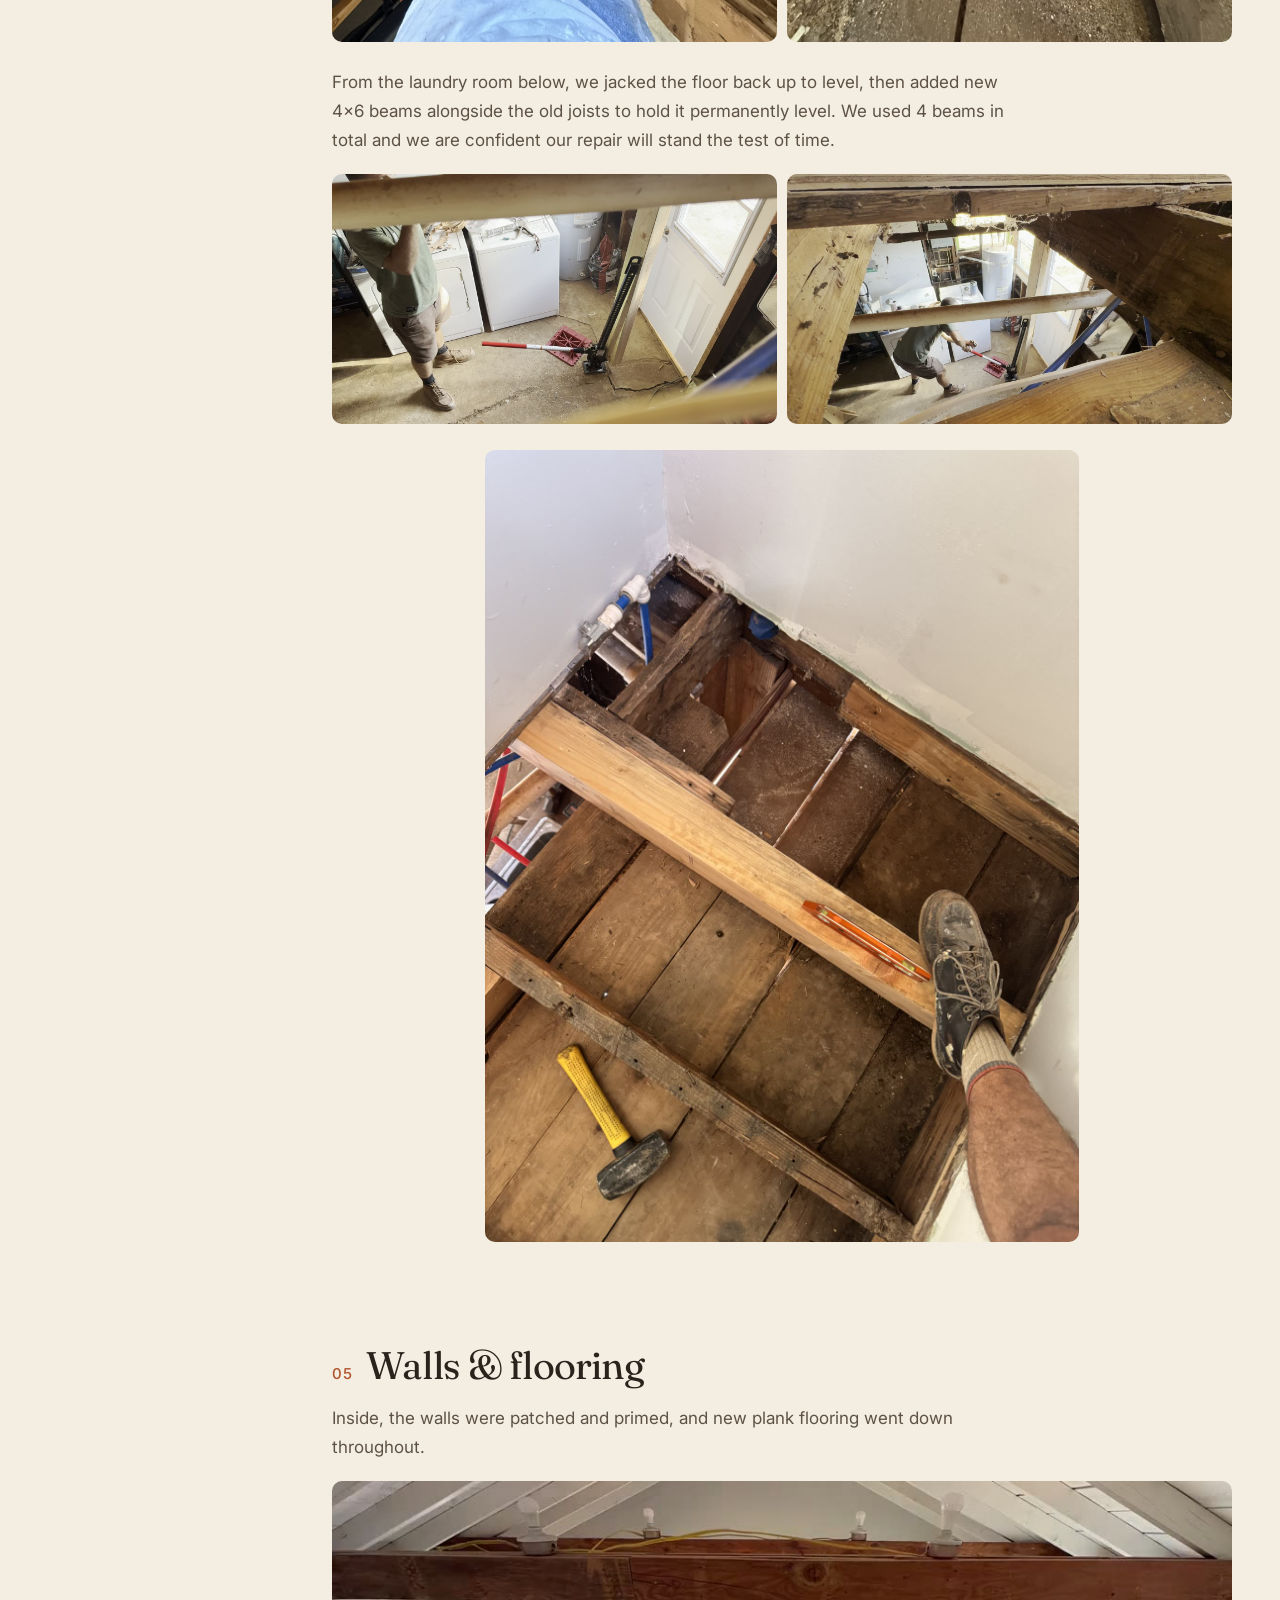
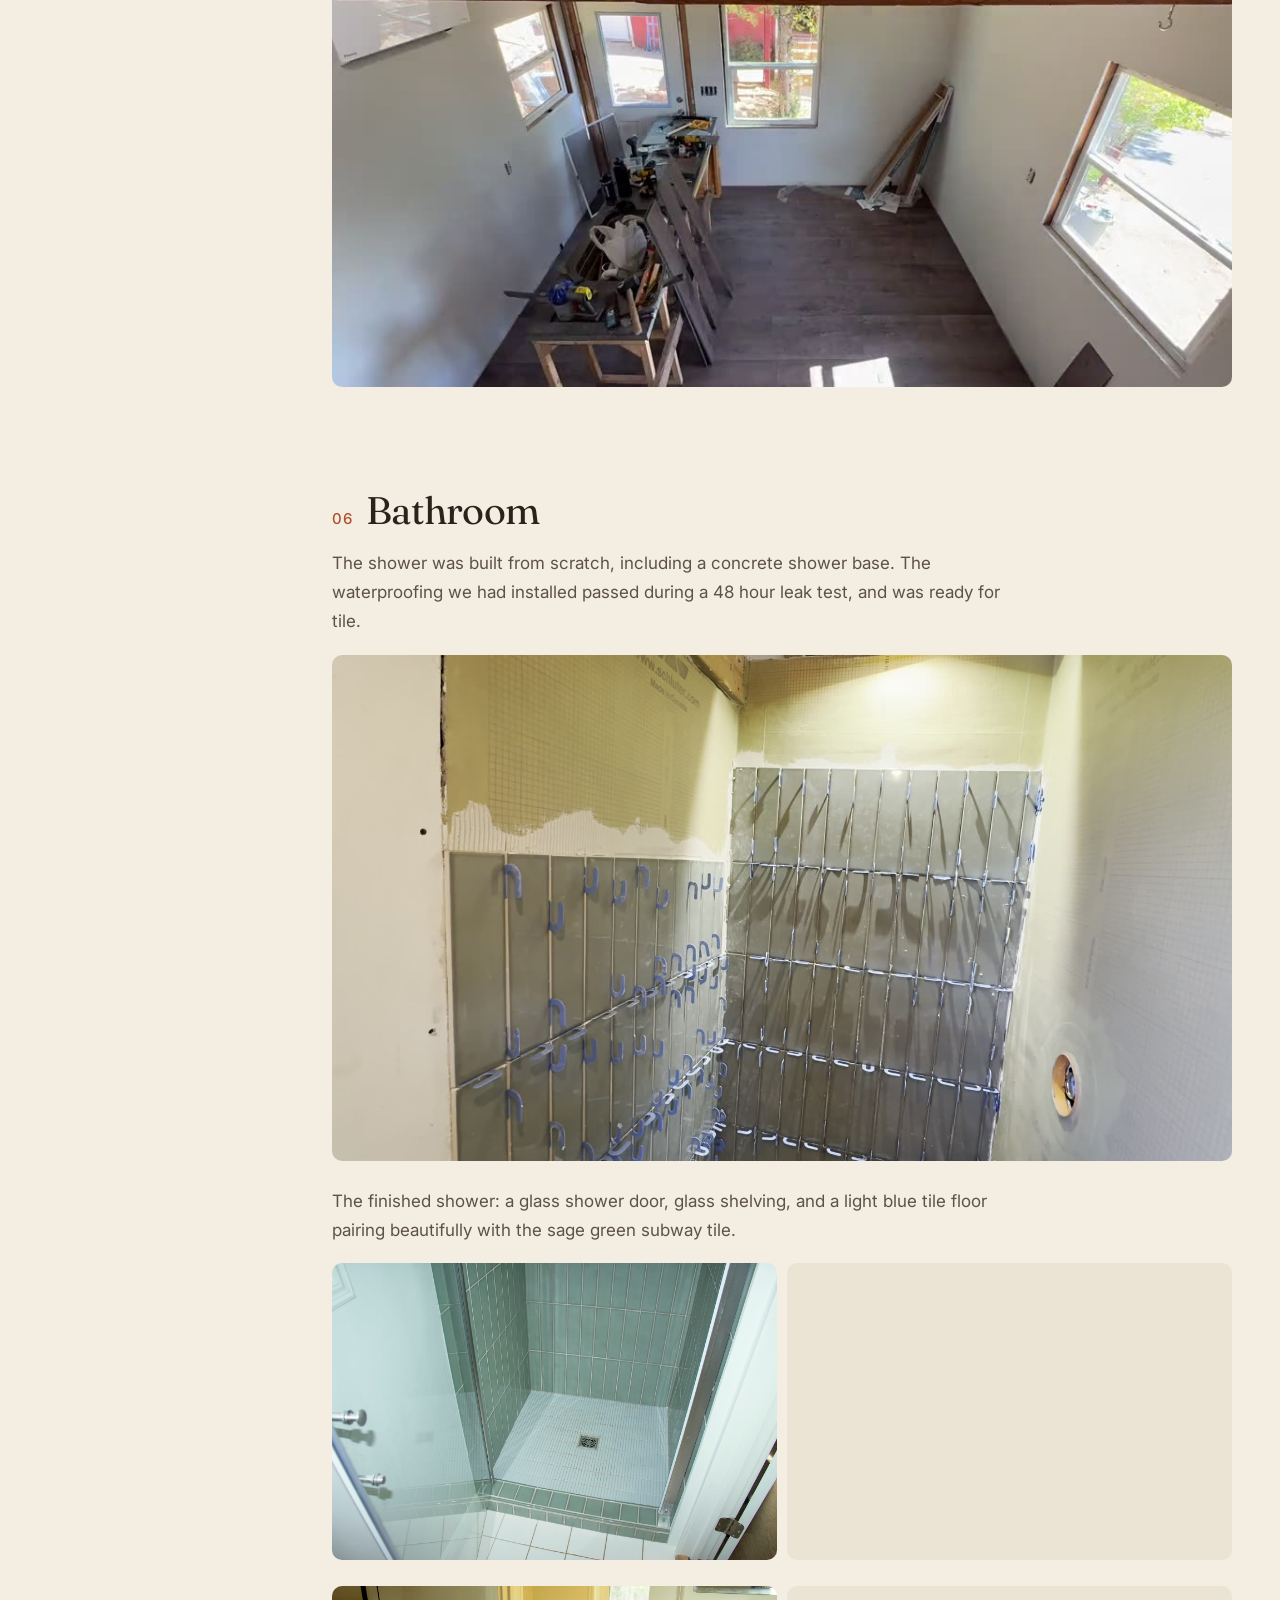
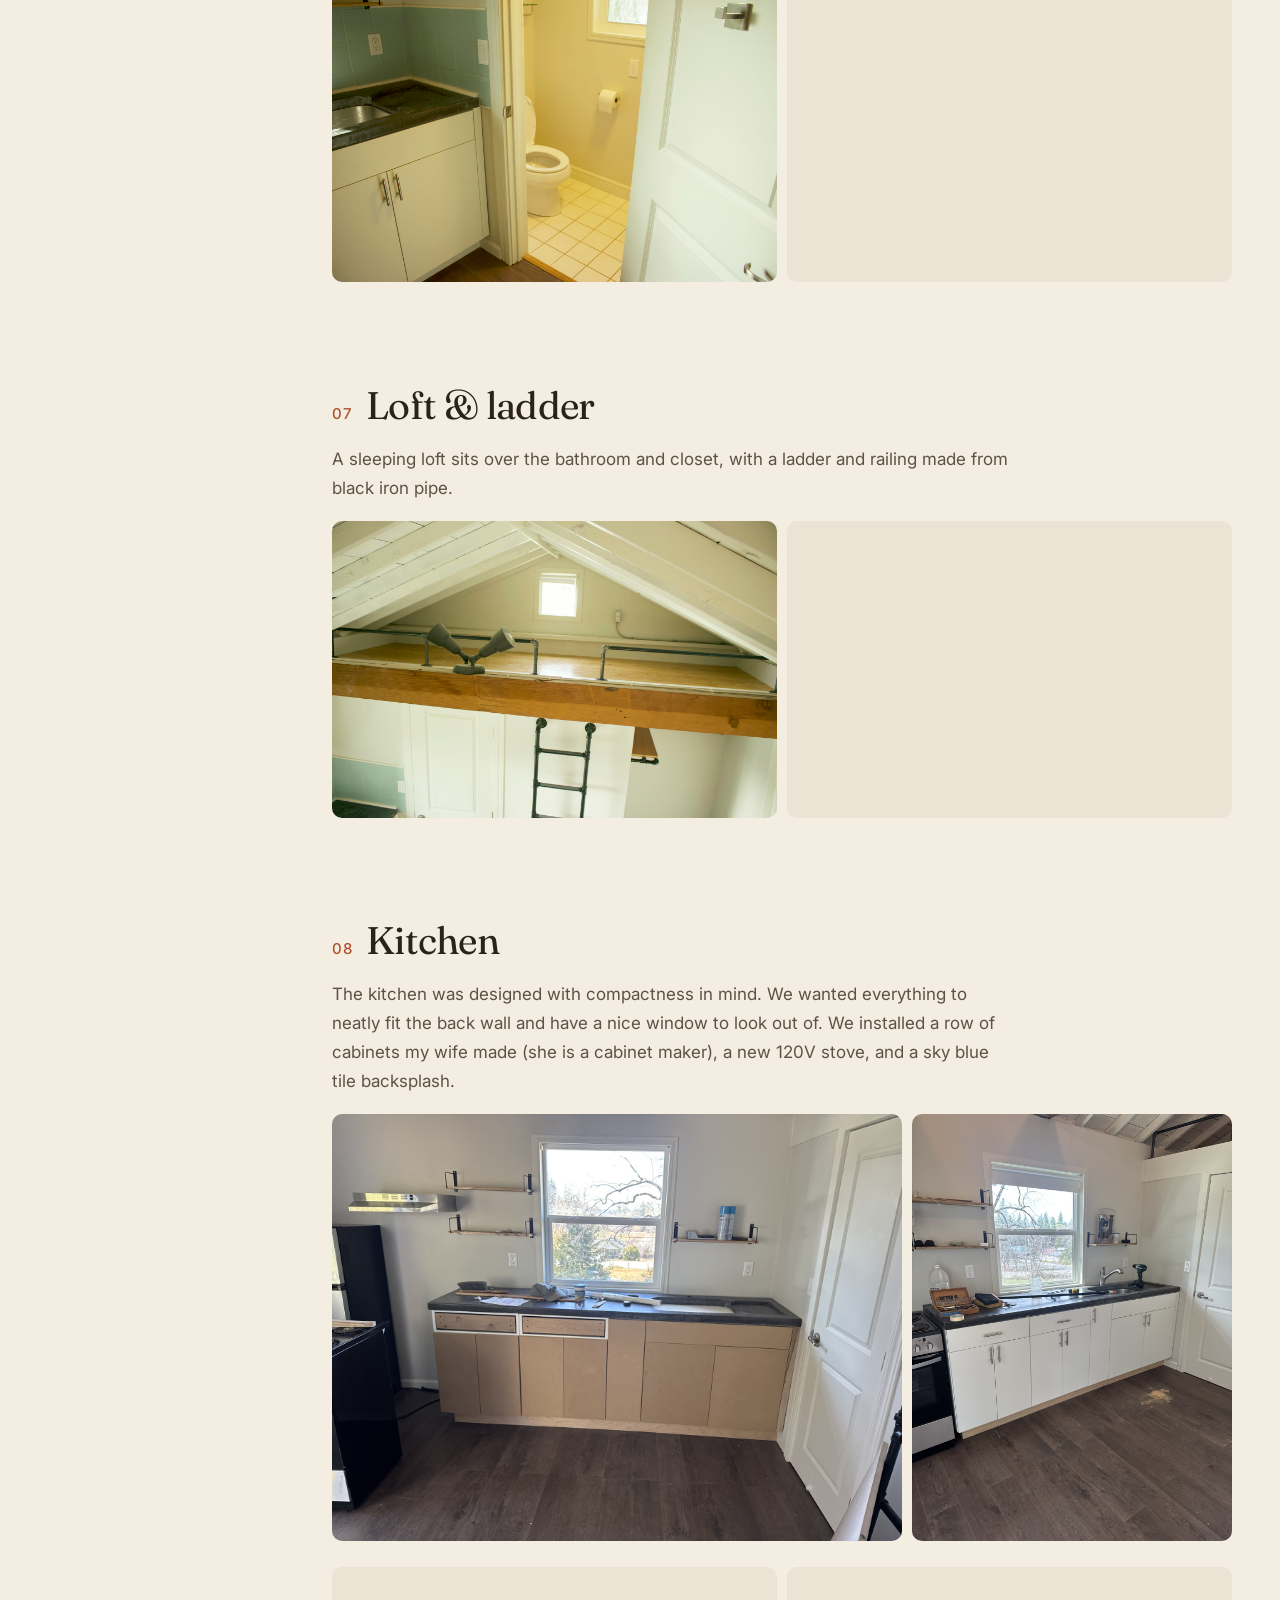
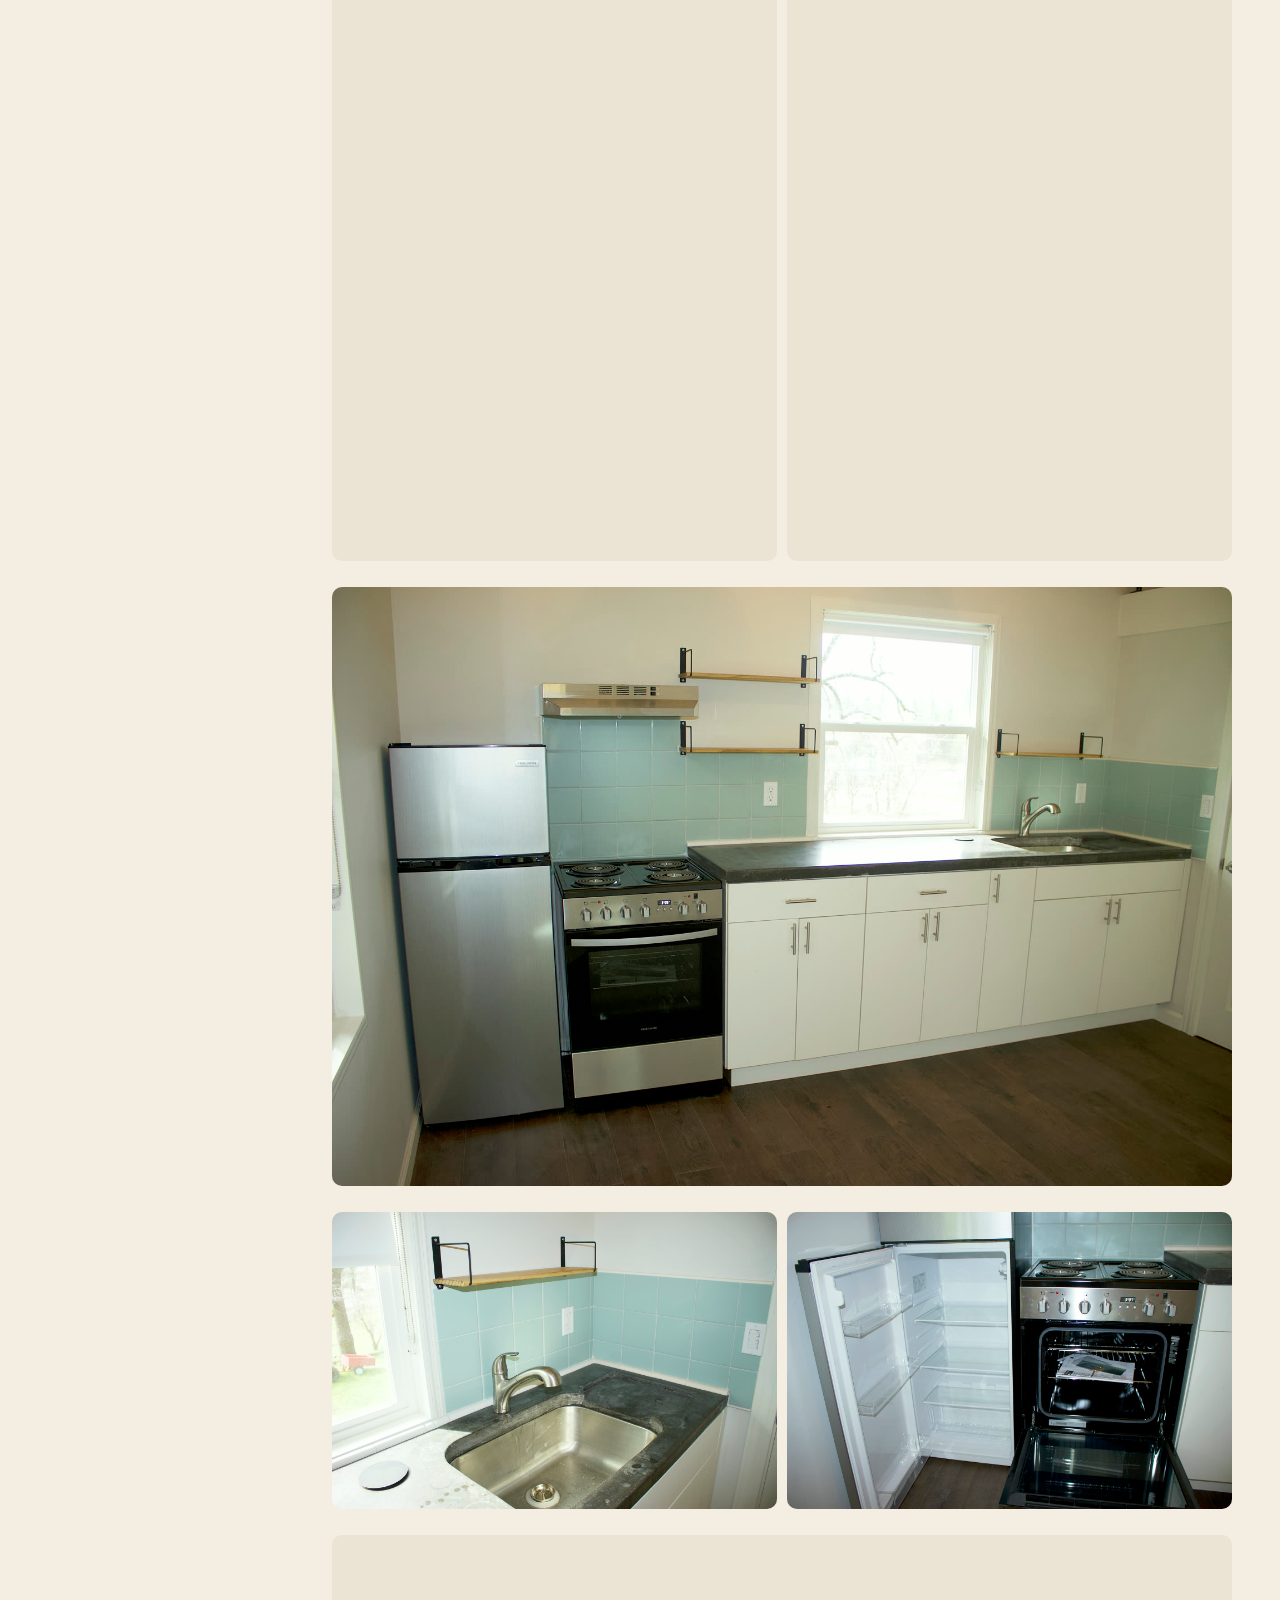
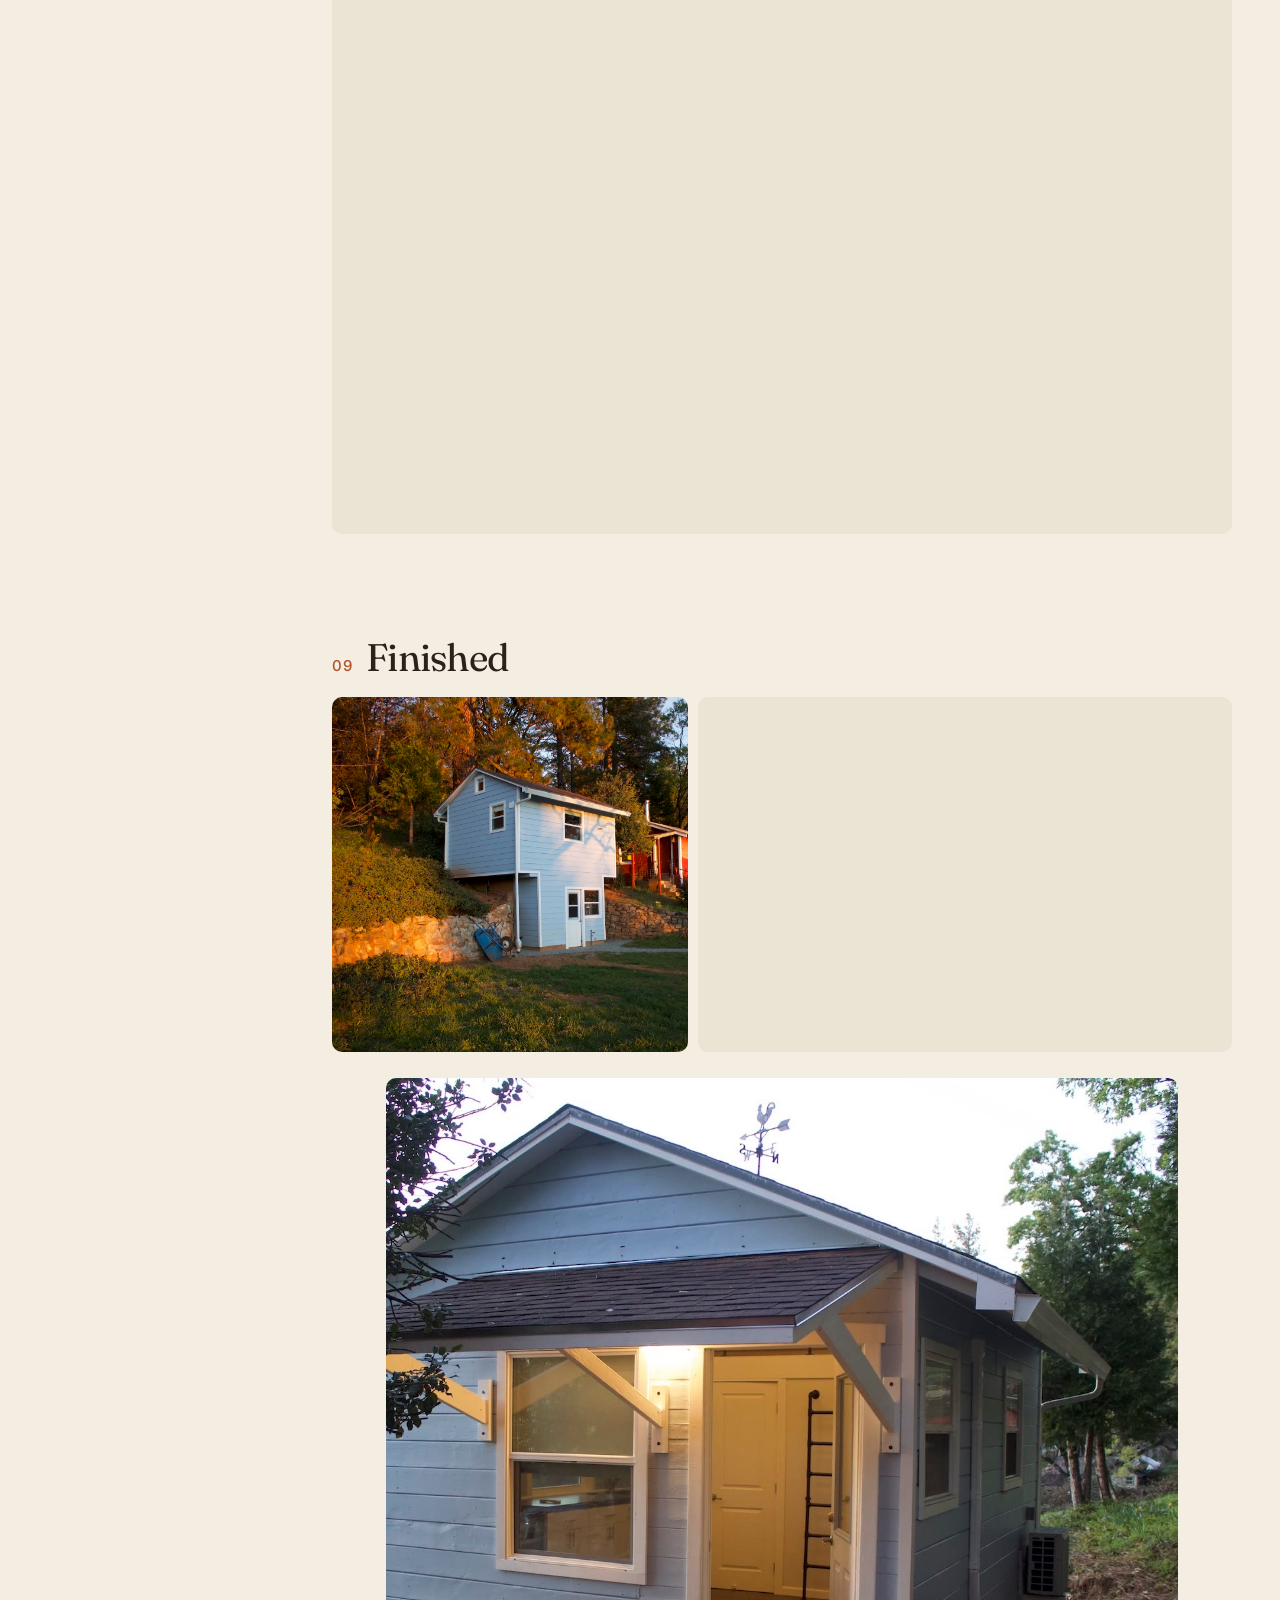
<file: projects/cottage-restoration/index.html>
<!doctype html>
<html lang="en">
<head>
<meta charset="utf-8">
<meta name="viewport" content="width=device-width, initial-scale=1">
<title>Cottage Restoration — Sonny Morrow</title>
<meta name="description" content="A uniquely shaped 1940s cottage that my business partner and I restored on our rental property. We completely remodeled the interior and exterior, bringing the structure back to life while upgrading all of its mechanical systems. It is now fully restored and serving as a rental home in Grass Valley, CA.">
<meta property="og:title" content="Cottage Restoration — Sonny Morrow">
<meta property="og:description" content="A uniquely shaped 1940s cottage that my business partner and I restored on our rental property. We completely remodeled the interior and exterior, bringing the structure back to life while upgrading all of its mechanical systems. It is now fully restored and serving as a rental home in Grass Valley, CA.">
<meta property="og:image" content="https://sonnymorrow.com/images/cottage-before-after-pair.jpeg">
<meta name="twitter:card" content="summary_large_image">
<link rel="icon" href="../../assets/favicon.svg" type="image/svg+xml">
<link rel="preconnect" href="https://fonts.googleapis.com">
<link rel="preconnect" href="https://fonts.gstatic.com" crossorigin>
<link href="https://fonts.googleapis.com/css2?family=Fraunces:ital,opsz,wght@0,9..144,300..700;1,9..144,300..600&family=Inter:wght@400;500;600&display=swap" rel="stylesheet">
<link rel="stylesheet" href="../../assets/style.css?v=3109b7e1">
<script>document.documentElement.classList.add('js');try{var t=localStorage.getItem('theme');if(t)document.documentElement.dataset.theme=t}catch(e){}</script>
</head>
<body class="project">
<div class="progress" aria-hidden="true"></div>
<header class="site-header">
  <a class="wordmark" href="../../">Sonny Morrow</a>
  <nav>
    <a href="../../#personal">Personal</a>
    <a href="../../#professional">Professional</a>
    <button class="theme-toggle" type="button" aria-label="Toggle dark mode"><span></span></button>
  </nav>
</header>
<main>
<section class="p-hero">
  <img src="../../images/cottage-exterior-hero.jpeg" width="1139" height="1016" alt="" class="p-hero-fill" loading="lazy" decoding="async" sizes="100vw">
  <img src="../../images/cottage-exterior-hero.jpeg" width="1139" height="1016" alt="Cottage Restoration" class="p-hero-whole" fetchpriority="high" decoding="async" sizes="100vw">
  <div class="p-hero-text wrap">
    <span class="kicker">Personal project · Rental property restoration</span>
    <h1>Cottage Restoration</h1>
  </div>
</section>

<section class="p-intro wrap">
  
  <div class="p-lede"><p>A cottage renovation undertaken with my business partner on our investment rental property in Grass Valley, CA. Our goal was to transform this structure into a fully self contained living space for a single occupant, with a first floor laundry and storage area and a second floor dedicated to the primary living space.</p></div>
</section>

<div class="p-body wrap">
  <aside class="toc"><nav aria-label="Chapters"><p>Contents</p><ol><li><a href="#ch-1"><span>01</span>As found</a></li><li><a href="#ch-2"><span>02</span>CAD Mockup</a></li><li><a href="#ch-3"><span>03</span>Siding &amp; paint</a></li><li><a href="#ch-4"><span>04</span>Bathroom framing repair</a></li><li><a href="#ch-5"><span>05</span>Walls &amp; flooring</a></li><li><a href="#ch-6"><span>06</span>Bathroom</a></li><li><a href="#ch-7"><span>07</span>Loft &amp; ladder</a></li><li><a href="#ch-8"><span>08</span>Kitchen</a></li><li><a href="#ch-9"><span>09</span>Finished</a></li><li><a href="#ch-10"><span>10</span>Then &amp; now</a></li><li><a href="#before-after"><span>·</span>Before & after</a></li></ol></nav></aside>
  <article class="chapters">
    <section class="chapter reveal" id="ch-1">
      <h2><span class="ch-num">01</span>As found</h2>
      <p>These are the listing photos from when we bought the property. The main house adjacent to the cottage is a different project that is underway. As you can see, the cottage on the left is in a disheveled state here.</p>
      <div class="gallery g1"><div class="grow"><div class="gi" style="--r:1.5000"><a class="ph" href="../../images/cottage-before-1.jpeg" data-lb><img src="../../images/cottage-before-1.jpeg" width="1200" height="800" alt="" loading="lazy" decoding="async" sizes="(min-width: 900px) 860px, 100vw"></a></div></div></div>
      <div class="gallery"><div class="grow"><div class="gi" style="--r:1.5000"><a class="ph" href="../../images/cottage-before-2.jpeg" data-lb><img src="../../images/cottage-before-2.jpeg" width="1200" height="800" alt="" loading="lazy" decoding="async" sizes="(min-width: 900px) 430px, 50vw"></a></div><div class="gi" style="--r:1.4981"><a class="ph" href="../../images/cottage-before-3.jpeg" data-lb><img src="../../images/cottage-before-3.jpeg" width="1200" height="801" alt="" loading="lazy" decoding="async" sizes="(min-width: 900px) 430px, 50vw"></a></div></div></div>
      <p>Inside, the living space was very makeshift. The realtor did a good job of making it look presentable but make no mistake it was really in poor shape.</p>
      <div class="gallery"><div class="grow"><div class="gi" style="--r:1.5000"><a class="ph" href="../../images/cottage-before-4.jpeg" data-lb><img src="../../images/cottage-before-4.jpeg" width="1200" height="800" alt="" loading="lazy" decoding="async" sizes="(min-width: 900px) 430px, 50vw"></a></div><div class="gi" style="--r:1.5000"><a class="ph" href="../../images/cottage-before-6.jpeg" data-lb><img src="../../images/cottage-before-6.jpeg" width="1200" height="800" alt="" loading="lazy" decoding="async" sizes="(min-width: 900px) 430px, 50vw"></a></div></div></div>
    </section>
    <section class="chapter reveal" id="ch-2">
      <h2><span class="ch-num">02</span>CAD Mockup</h2>
      <p>Our first step was to quickly mock up the structure. My business partner called out measurements while I drew up the building in SOLIDWORKS. We wanted to add a front awning and ensure the proportions looked okay. Also we wanted to render the structure to see what color suited it best.</p>
      <div class="gallery"><div class="grow"><div class="gi" style="--r:1.2401"><a class="ph" href="../../images/cottage-solidworks-model.jpeg" data-lb><img src="../../images/cottage-solidworks-model.jpeg" width="940" height="758" alt="" loading="lazy" decoding="async" sizes="(min-width: 900px) 430px, 50vw"></a></div><div class="gi" style="--r:1.2233"><a class="ph" href="../../images/cottage-solidworks-model-laundry.jpeg" data-lb><img src="../../images/cottage-solidworks-model-laundry.jpeg" width="756" height="618" alt="" loading="lazy" decoding="async" sizes="(min-width: 900px) 430px, 50vw"></a></div><div class="gi" style="--r:1.1472"><a class="ph" href="../../images/cottage-solidworks-model-back.jpeg" data-lb><img src="../../images/cottage-solidworks-model-back.jpeg" width="787" height="686" alt="" loading="lazy" decoding="async" sizes="(min-width: 900px) 430px, 50vw"></a></div></div></div>
      <p>Here is our end goal:</p>
      <div class="gallery g1"><div class="grow"><div class="gi" style="--r:1.5009"><a class="ph" href="../../images/cottage-render-front34.jpeg" data-lb><img src="../../images/cottage-render-front34.jpeg" width="1600" height="1066" alt="" loading="lazy" decoding="async" sizes="(min-width: 900px) 860px, 100vw"></a></div></div></div>
      <div class="gallery"><div class="grow"><div class="gi" style="--r:1.5009"><a class="ph" href="../../images/cottage-render-awning.jpeg" data-lb><img src="../../images/cottage-render-awning.jpeg" width="1600" height="1066" alt="" loading="lazy" decoding="async" sizes="(min-width: 900px) 430px, 50vw"></a></div><div class="gi" style="--r:1.5009"><a class="ph" href="../../images/cottage-render-lower34.jpeg" data-lb><img src="../../images/cottage-render-lower34.jpeg" width="1600" height="1066" alt="" loading="lazy" decoding="async" sizes="(min-width: 900px) 430px, 50vw"></a></div></div></div>
    </section>
    <section class="chapter reveal" id="ch-3">
      <h2><span class="ch-num">03</span>Siding &amp; paint</h2>
      <p>The exterior came first. We sanded the old red paint off the siding, down to bare wood in most places. Some pieces were too far gone and we had to replace some. The prep work was extreme to say the least. We were aiming for an oil based paint job that would last years and years. The prep work was extreme to say the least.</p>
      <div class="gallery"><div class="grow"><div class="gi" style="--r:1.7778"><a class="ph" href="../../images/cottage-siding-stripped.jpeg" data-lb><img src="../../images/cottage-siding-stripped.jpeg" width="1600" height="900" alt="" loading="lazy" decoding="async" sizes="(min-width: 900px) 430px, 50vw"></a></div><div class="gi" style="--r:0.7500"><a class="ph" href="../../images/cottage-siding-sanded.jpeg" data-lb><img src="../../images/cottage-siding-sanded.jpeg" width="1200" height="1600" alt="" loading="lazy" decoding="async" sizes="(min-width: 900px) 430px, 50vw"></a></div></div></div>
      <p>Then the whole cottage got a coat of white primer:</p>
      <div class="gallery g1"><div class="grow"><div class="gi" style="--r:1.7778"><div class="ph ph-video"><video src="../../images/cottage-priming-timelapse.mp4" poster="../../images/cottage-priming-timelapse-poster.jpeg" width="960" height="540" autoplay muted loop playsinline preload="metadata" aria-hidden="true"></video></div></div></div></div>
      <div class="gallery"><div class="grow"><div class="gi" style="--r:1.7778"><a class="ph" href="../../images/cottage-two-story-priming.jpeg" data-lb><img src="../../images/cottage-two-story-priming.jpeg" width="1600" height="900" alt="" loading="lazy" decoding="async" sizes="(min-width: 900px) 430px, 50vw"></a></div><div class="gi" style="--r:1.7778"><a class="ph" href="../../images/cottage-two-story-blue.jpeg" data-lb><img src="../../images/cottage-two-story-blue.jpeg" width="1600" height="900" alt="" loading="lazy" decoding="async" sizes="(min-width: 900px) 430px, 50vw"></a></div></div></div>
      <div class="gallery g1"><div class="grow"><div class="gi" style="--r:1.7778"><div class="ph ph-video"><video src="../../images/cottage-two-story-priming-timelapse.mp4" poster="../../images/cottage-two-story-priming-timelapse-poster.jpeg" width="960" height="540" autoplay muted loop playsinline preload="metadata" aria-hidden="true"></video></div></div></div></div>
      <p>Then the blue went on. This time-lapse shows the finish coat going over the primer:</p>
      <div class="gallery g1"><div class="grow"><div class="gi" style="--r:1.7778"><div class="ph ph-video"><video src="../../images/cottage-blue-paint-timelapse.mp4" poster="../../images/cottage-blue-paint-timelapse-poster.jpeg" width="960" height="540" autoplay muted loop playsinline preload="metadata" aria-hidden="true"></video></div></div></div></div>
      <div class="gallery"><div class="grow"><div class="gi" style="--r:0.7500"><a class="ph" href="../../images/cottage-two-story-trim.jpeg" data-lb><img src="../../images/cottage-two-story-trim.jpeg" width="1200" height="1600" alt="" loading="lazy" decoding="async" sizes="(min-width: 900px) 430px, 50vw"></a></div><div class="gi" style="--r:0.7500"><a class="ph" href="../../images/cottage-two-story-front.jpeg" data-lb><img src="../../images/cottage-two-story-front.jpeg" width="1200" height="1600" alt="" loading="lazy" decoding="async" sizes="(min-width: 900px) 430px, 50vw"></a></div><div class="gi" style="--r:0.7500"><a class="ph" href="../../images/cottage-blue-from-drive.jpeg" data-lb><img src="../../images/cottage-blue-from-drive.jpeg" width="1200" height="1600" alt="" loading="lazy" decoding="async" sizes="(min-width: 900px) 430px, 50vw"></a></div></div></div>
    </section>
    <section class="chapter reveal" id="ch-4">
      <h2><span class="ch-num">04</span>Bathroom framing repair</h2>
      <p>The entire bathroom area had sagged significantly over time due to the cantilevered shape of the structure. It was paramount that we got the framing level for our new subfloor and subsequent tile.</p>
      <div class="gallery"><div class="grow"><div class="gi" style="--r:0.7500"><a class="ph" href="../../images/cottage-floor-opened.jpeg" data-lb><img src="../../images/cottage-floor-opened.jpeg" width="1200" height="1600" alt="" loading="lazy" decoding="async" sizes="(min-width: 900px) 430px, 50vw"></a></div><div class="gi" style="--r:0.7500"><a class="ph" href="../../images/cottage-floor-level.jpeg" data-lb><img src="../../images/cottage-floor-level.jpeg" width="1200" height="1600" alt="" loading="lazy" decoding="async" sizes="(min-width: 900px) 430px, 50vw"></a></div></div></div>
      <p>From the laundry room below, we jacked the floor back up to level, then added new 4x6 beams alongside the old joists to hold it permanently level. We used 4 beams in total and we are confident our repair will stand the test of time.</p>
      <div class="gallery"><div class="grow"><div class="gi" style="--r:1.7778"><a class="ph" href="../../images/cottage-floor-jack.jpeg" data-lb><img src="../../images/cottage-floor-jack.jpeg" width="1600" height="900" alt="" loading="lazy" decoding="async" sizes="(min-width: 900px) 430px, 50vw"></a></div><div class="gi" style="--r:1.7778"><a class="ph" href="../../images/cottage-floor-jack-above.jpeg" data-lb><img src="../../images/cottage-floor-jack-above.jpeg" width="1600" height="900" alt="" loading="lazy" decoding="async" sizes="(min-width: 900px) 430px, 50vw"></a></div></div></div>
      <div class="gallery g1"><div class="grow"><div class="gi" style="--r:0.7500"><a class="ph" href="../../images/cottage-floor-sistered.jpeg" data-lb><img src="../../images/cottage-floor-sistered.jpeg" width="1200" height="1600" alt="" loading="lazy" decoding="async" sizes="(min-width: 900px) 860px, 100vw"></a></div></div></div>
    </section>
    <section class="chapter reveal" id="ch-5">
      <h2><span class="ch-num">05</span>Walls &amp; flooring</h2>
      <p>Inside, the walls were patched and primed, and new plank flooring went down throughout.</p>
      <div class="gallery g1"><div class="grow"><div class="gi" style="--r:1.7778"><div class="ph ph-video"><video src="../../images/cottage-flooring-timelapse.mp4" poster="../../images/cottage-flooring-timelapse-poster.jpeg" width="960" height="540" autoplay muted loop playsinline preload="metadata" aria-hidden="true"></video></div></div></div></div>
    </section>
    <section class="chapter reveal" id="ch-6">
      <h2><span class="ch-num">06</span>Bathroom</h2>
      <p>The shower was built from scratch, including a concrete shower base. The waterproofing we had installed passed during a 48 hour leak test, and was ready for tile.</p>
      <div class="gallery g1"><div class="grow"><div class="gi" style="--r:1.7778"><a class="ph" href="../../images/cottage-shower-tile-clips.jpeg" data-lb><img src="../../images/cottage-shower-tile-clips.jpeg" width="1600" height="900" alt="" loading="lazy" decoding="async" sizes="(min-width: 900px) 860px, 100vw"></a></div></div></div>
      <p>The finished shower: a glass shower door, glass shelving, and a light blue tile floor pairing beautifully with the sage green subway tile.</p>
      <div class="gallery"><div class="grow"><div class="gi" style="--r:1.5009"><a class="ph" href="../../images/cottage-shower-door.jpeg" data-lb><img src="../../images/cottage-shower-door.jpeg" width="1600" height="1066" alt="" loading="lazy" decoding="async" sizes="(min-width: 900px) 430px, 50vw"></a></div><div class="gi" style="--r:1.5009"><a class="ph" href="../../images/cottage-shower-tile.jpeg" data-lb><img src="../../images/cottage-shower-tile.jpeg" width="1600" height="1066" alt="" loading="lazy" decoding="async" sizes="(min-width: 900px) 430px, 50vw"></a></div></div></div>
      <div class="gallery"><div class="grow"><div class="gi" style="--r:1.5009"><a class="ph" href="../../images/cottage-bathroom-vanity.jpeg" data-lb><img src="../../images/cottage-bathroom-vanity.jpeg" width="1600" height="1066" alt="" loading="lazy" decoding="async" sizes="(min-width: 900px) 430px, 50vw"></a></div><div class="gi" style="--r:1.5009"><a class="ph" href="../../images/cottage-bathroom-shelves.jpeg" data-lb><img src="../../images/cottage-bathroom-shelves.jpeg" width="1600" height="1066" alt="" loading="lazy" decoding="async" sizes="(min-width: 900px) 430px, 50vw"></a></div></div></div>
    </section>
    <section class="chapter reveal" id="ch-7">
      <h2><span class="ch-num">07</span>Loft &amp; ladder</h2>
      <p>A sleeping loft sits over the bathroom and closet, with a ladder and railing made from black iron pipe.</p>
      <div class="gallery"><div class="grow"><div class="gi" style="--r:1.5009"><a class="ph" href="../../images/cottage-loft-below.jpeg" data-lb><img src="../../images/cottage-loft-below.jpeg" width="1600" height="1066" alt="" loading="lazy" decoding="async" sizes="(min-width: 900px) 430px, 50vw"></a></div><div class="gi" style="--r:1.5009"><a class="ph" href="../../images/cottage-loft-floor.jpeg" data-lb><img src="../../images/cottage-loft-floor.jpeg" width="1600" height="1066" alt="" loading="lazy" decoding="async" sizes="(min-width: 900px) 430px, 50vw"></a></div></div></div>
    </section>
    <section class="chapter reveal" id="ch-8">
      <h2><span class="ch-num">08</span>Kitchen</h2>
      <p>The kitchen was designed with compactness in mind. We wanted everything to neatly fit the back wall and have a nice window to look out of. We installed a row of cabinets my wife made (she is a cabinet maker), a new 120V stove, and a sky blue tile backsplash.</p>
      <div class="gallery"><div class="grow"><div class="gi" style="--r:1.3333"><a class="ph" href="../../images/cottage-kitchen-cabinets-rough.jpeg" data-lb><img src="../../images/cottage-kitchen-cabinets-rough.jpeg" width="1600" height="1200" alt="" loading="lazy" decoding="async" sizes="(min-width: 900px) 430px, 50vw"></a></div><div class="gi" style="--r:0.7500"><a class="ph" href="../../images/cottage-kitchen-cabinets.jpeg" data-lb><img src="../../images/cottage-kitchen-cabinets.jpeg" width="1200" height="1600" alt="" loading="lazy" decoding="async" sizes="(min-width: 900px) 430px, 50vw"></a></div></div></div>
      <div class="gallery"><div class="grow"><div class="gi" style="--r:0.7500"><a class="ph" href="../../images/cottage-kitchen-backsplash.jpeg" data-lb><img src="../../images/cottage-kitchen-backsplash.jpeg" width="1200" height="1600" alt="" loading="lazy" decoding="async" sizes="(min-width: 900px) 430px, 50vw"></a></div><div class="gi" style="--r:0.7500"><a class="ph" href="../../images/cottage-kitchen-counter.jpeg" data-lb><img src="../../images/cottage-kitchen-counter.jpeg" width="1200" height="1600" alt="" loading="lazy" decoding="async" sizes="(min-width: 900px) 430px, 50vw"></a></div></div></div>
      <div class="gallery g1"><div class="grow"><div class="gi" style="--r:1.5009"><a class="ph" href="../../images/cottage-kitchen-wide.jpeg" data-lb><img src="../../images/cottage-kitchen-wide.jpeg" width="1600" height="1066" alt="" loading="lazy" decoding="async" sizes="(min-width: 900px) 860px, 100vw"></a></div></div></div>
      <div class="gallery"><div class="grow"><div class="gi" style="--r:1.5009"><a class="ph" href="../../images/cottage-kitchen-sink.jpeg" data-lb><img src="../../images/cottage-kitchen-sink.jpeg" width="1600" height="1066" alt="" loading="lazy" decoding="async" sizes="(min-width: 900px) 430px, 50vw"></a></div><div class="gi" style="--r:1.5009"><a class="ph" href="../../images/cottage-kitchen-appliances.jpeg" data-lb><img src="../../images/cottage-kitchen-appliances.jpeg" width="1600" height="1066" alt="" loading="lazy" decoding="async" sizes="(min-width: 900px) 430px, 50vw"></a></div></div></div>
      <div class="gallery g1"><div class="grow"><div class="gi" style="--r:1.5009"><a class="ph" href="../../images/cottage-kitchen-drawer.jpeg" data-lb><img src="../../images/cottage-kitchen-drawer.jpeg" width="1600" height="1066" alt="" loading="lazy" decoding="async" sizes="(min-width: 900px) 860px, 100vw"></a></div></div></div>
    </section>
    <section class="chapter reveal" id="ch-9">
      <h2><span class="ch-num">09</span>Finished</h2>
      <div class="gallery"><div class="grow"><div class="gi" style="--r:1.0025"><a class="ph" href="../../images/cottage-exterior-hillside.jpeg" data-lb><img src="../../images/cottage-exterior-hillside.jpeg" width="1203" height="1200" alt="" loading="lazy" decoding="async" sizes="(min-width: 900px) 430px, 50vw"></a></div><div class="gi" style="--r:1.5009"><a class="ph" href="../../images/cottage-exterior-laundry-path.jpeg" data-lb><img src="../../images/cottage-exterior-laundry-path.jpeg" width="1600" height="1066" alt="" loading="lazy" decoding="async" sizes="(min-width: 900px) 430px, 50vw"></a></div></div></div>
      <div class="gallery g1"><div class="grow"><div class="gi" style="--r:1.0008"><a class="ph" href="../../images/cottage-exterior-awning.jpeg" data-lb><img src="../../images/cottage-exterior-awning.jpeg" width="1201" height="1200" alt="" loading="lazy" decoding="async" sizes="(min-width: 900px) 860px, 100vw"></a></div></div></div>
      <div class="gallery"><div class="grow"><div class="gi" style="--r:0.7500"><a class="ph" href="../../images/cottage-exterior-porch.jpeg" data-lb><img src="../../images/cottage-exterior-porch.jpeg" width="1200" height="1600" alt="" loading="lazy" decoding="async" sizes="(min-width: 900px) 430px, 50vw"></a></div><div class="gi" style="--r:1.7778"><a class="ph" href="../../images/cottage-exterior-finished.jpeg" data-lb><img src="../../images/cottage-exterior-finished.jpeg" width="1600" height="900" alt="" loading="lazy" decoding="async" sizes="(min-width: 900px) 430px, 50vw"></a></div></div></div>
      <p>Inside, the main room has the kitchen along one wall, a closet and the loft at the back, and exposed beams overhead with a ductless mini split for heating and cooling.</p>
      <div class="gallery"><div class="grow"><div class="gi" style="--r:1.5009"><a class="ph" href="../../images/cottage-main-room.jpeg" data-lb><img src="../../images/cottage-main-room.jpeg" width="1600" height="1066" alt="" loading="lazy" decoding="async" sizes="(min-width: 900px) 430px, 50vw"></a></div><div class="gi" style="--r:1.5009"><a class="ph" href="../../images/cottage-loft-closet.jpeg" data-lb><img src="../../images/cottage-loft-closet.jpeg" width="1600" height="1066" alt="" loading="lazy" decoding="async" sizes="(min-width: 900px) 430px, 50vw"></a></div></div></div>
      <div class="gallery"><div class="grow"><div class="gi" style="--r:1.5009"><a class="ph" href="../../images/cottage-beams-minisplit.jpeg" data-lb><img src="../../images/cottage-beams-minisplit.jpeg" width="1600" height="1066" alt="" loading="lazy" decoding="async" sizes="(min-width: 900px) 430px, 50vw"></a></div><div class="gi" style="--r:1.5009"><a class="ph" href="../../images/cottage-beam-lights.jpeg" data-lb><img src="../../images/cottage-beam-lights.jpeg" width="1600" height="1066" alt="" loading="lazy" decoding="async" sizes="(min-width: 900px) 430px, 50vw"></a></div><div class="gi" style="--r:1.5009"><a class="ph" href="../../images/cottage-closet-shelf.jpeg" data-lb><img src="../../images/cottage-closet-shelf.jpeg" width="1600" height="1066" alt="" loading="lazy" decoding="async" sizes="(min-width: 900px) 430px, 50vw"></a></div></div></div>
      <p>Downstairs, the laundry room/storage area:</p>
      <div class="gallery"><div class="grow"><div class="gi" style="--r:1.5009"><a class="ph" href="../../images/cottage-laundry.jpeg" data-lb><img src="../../images/cottage-laundry.jpeg" width="1600" height="1066" alt="" loading="lazy" decoding="async" sizes="(min-width: 900px) 430px, 50vw"></a></div><div class="gi" style="--r:1.5009"><a class="ph" href="../../images/cottage-laundry-workshop.jpeg" data-lb><img src="../../images/cottage-laundry-workshop.jpeg" width="1600" height="1066" alt="" loading="lazy" decoding="async" sizes="(min-width: 900px) 430px, 50vw"></a></div></div></div>
    </section>
    <section class="chapter reveal" id="ch-10">
      <h2><span class="ch-num">10</span>Then &amp; now</h2>
      <p>The listing photos from when we bought the property, next to the same views today.</p>
      <div class="gallery"><div class="grow"><div class="gi" style="--r:1.5000"><a class="ph" href="../../images/cottage-before-1.jpeg" data-lb><img src="../../images/cottage-before-1.jpeg" width="1200" height="800" alt="" loading="lazy" decoding="async" sizes="(min-width: 900px) 430px, 50vw"></a></div><div class="gi" style="--r:1.5009"><a class="ph" href="../../images/cottage-exterior-laundry-path.jpeg" data-lb><img src="../../images/cottage-exterior-laundry-path.jpeg" width="1600" height="1066" alt="" loading="lazy" decoding="async" sizes="(min-width: 900px) 430px, 50vw"></a></div></div></div>
      <p>The front entry, now with a covered awning, new door and new step:</p>
      <div class="gallery"><div class="grow"><div class="gi" style="--r:1.4981"><a class="ph" href="../../images/cottage-before-3.jpeg" data-lb><img src="../../images/cottage-before-3.jpeg" width="1200" height="801" alt="" loading="lazy" decoding="async" sizes="(min-width: 900px) 430px, 50vw"></a></div><div class="gi" style="--r:1.0008"><a class="ph" href="../../images/cottage-exterior-awning.jpeg" data-lb><img src="../../images/cottage-exterior-awning.jpeg" width="1201" height="1200" alt="" loading="lazy" decoding="async" sizes="(min-width: 900px) 430px, 50vw"></a></div></div></div>
      <p>The main room: the plywood counter and open shelving became a full kitchen, with new flooring, paint and lighting throughout.</p>
      <div class="gallery"><div class="grow"><div class="gi" style="--r:1.5000"><a class="ph" href="../../images/cottage-before-4.jpeg" data-lb><img src="../../images/cottage-before-4.jpeg" width="1200" height="800" alt="" loading="lazy" decoding="async" sizes="(min-width: 900px) 430px, 50vw"></a></div><div class="gi" style="--r:1.5009"><a class="ph" href="../../images/cottage-kitchen-wide.jpeg" data-lb><img src="../../images/cottage-kitchen-wide.jpeg" width="1600" height="1066" alt="" loading="lazy" decoding="async" sizes="(min-width: 900px) 430px, 50vw"></a></div></div></div>
      <div class="gallery"><div class="grow"><div class="gi" style="--r:1.5000"><a class="ph" href="../../images/cottage-before-6.jpeg" data-lb><img src="../../images/cottage-before-6.jpeg" width="1200" height="800" alt="" loading="lazy" decoding="async" sizes="(min-width: 900px) 430px, 50vw"></a></div><div class="gi" style="--r:1.5009"><a class="ph" href="../../images/cottage-main-room.jpeg" data-lb><img src="../../images/cottage-main-room.jpeg" width="1600" height="1066" alt="" loading="lazy" decoding="async" sizes="(min-width: 900px) 430px, 50vw"></a></div></div></div>
      <p>The bathroom, rebuilt from the framing all the way to the tile work:</p>
      <div class="gallery"><div class="grow"><div class="gi" style="--r:1.5000"><a class="ph" href="../../images/cottage-before-5.jpeg" data-lb><img src="../../images/cottage-before-5.jpeg" width="1200" height="800" alt="" loading="lazy" decoding="async" sizes="(min-width: 900px) 430px, 50vw"></a></div><div class="gi" style="--r:1.5009"><a class="ph" href="../../images/cottage-bathroom-vanity.jpeg" data-lb><img src="../../images/cottage-bathroom-vanity.jpeg" width="1600" height="1066" alt="" loading="lazy" decoding="async" sizes="(min-width: 900px) 430px, 50vw"></a></div></div></div>
      <p>And the lower level, from an unfinished space with exposed wiring to a working laundry room/storage area:</p>
      <div class="gallery g1"><div class="grow"><div class="gi" style="--r:1.5009"><a class="ph" href="../../images/cottage-laundry-workshop.jpeg" data-lb><img src="../../images/cottage-laundry-workshop.jpeg" width="1600" height="1066" alt="" loading="lazy" decoding="async" sizes="(min-width: 900px) 860px, 100vw"></a></div></div></div>
    </section>
    <section class="chapter reveal" id="before-after">
      <h2><span class="ch-num">·</span>Before &amp; after</h2>
      <p class="hint">Drag the handle to compare.</p>
      <div class="ba" style="--pos:30%">
        <img src="../../images/cottage-slider-after.jpeg" width="1100" height="732" alt="After" class="ba-after" loading="lazy" decoding="async" sizes="100vw">
        <div class="ba-before"><img src="../../images/cottage-slider-before.jpeg" width="1100" height="732" alt="Before" loading="lazy" decoding="async" sizes="100vw"></div>
        <span class="ba-label l">Before</span><span class="ba-label r">After</span>
        <input type="range" min="0" max="100" value="30" aria-label="Before and after comparison">
        <span class="ba-handle" aria-hidden="true"></span>
      </div>
    </section>
    
    <section class="chapter outcome reveal">
      <h2><span class="ch-num">✓</span>The result</h2>
      <p>There were countless details that went into this project, far more than I could capture here. Attention to detail was essential because we wanted to create more than just an attractive rental. We wanted a well-built, dependable structure that would stand the test of time and require minimal maintenance. The goal was simple: create an investment that could generate passive income without becoming a constant source of work. Done once, done right. The cottage is now rented, and we're happy to say our tenant loves it.</p>
    </section>
    
  </article>
</div>

<nav class="pager wrap" aria-label="More projects">
  <a href="../../projects/airstream-pavilion/" class="prev"><div class="pager-img"><img src="../../images/pavilion-angle.jpeg" width="1125" height="1500" alt="" style="object-position:50% 62%" loading="lazy" decoding="async" sizes="(min-width: 900px) 520px, 100vw"></div><div class="pager-text"><span>← Previous</span><strong>Airstream Pavilion</strong><em>Timber structure</em></div></a>
  <a href="../../projects/gridfinity-tool-drawer/" class="next"><div class="pager-img"><div class="ph-empty"><img src="../../assets/favicon.svg" alt="" width="40" height="40"><span>Photos coming soon</span></div></div><div class="pager-text"><span>Next →</span><strong>Gridfinity Tool Drawer</strong><em>tool organization</em></div></a>
  <a class="pager-home" href="../../#work"><span aria-hidden="true">←</span> All projects</a>
</nav>
</main>
<footer class="site-footer">
  <div class="wrap">
    <div class="footer-row">
      <span>© 2026 Sonny Morrow</span>
    </div>
  </div>
</footer>
<div class="lightbox" hidden role="dialog" aria-modal="true" aria-label="Photo viewer">
  <button class="lb-close" aria-label="Close">×</button>
  <button class="lb-prev" aria-label="Previous photo">‹</button>
  <figure><img alt=""><figcaption></figcaption></figure>
  <button class="lb-next" aria-label="Next photo">›</button>
</div>
<script src="../../assets/site.js?v=497e6ebc" defer></script>
</body>
</html>
</file>
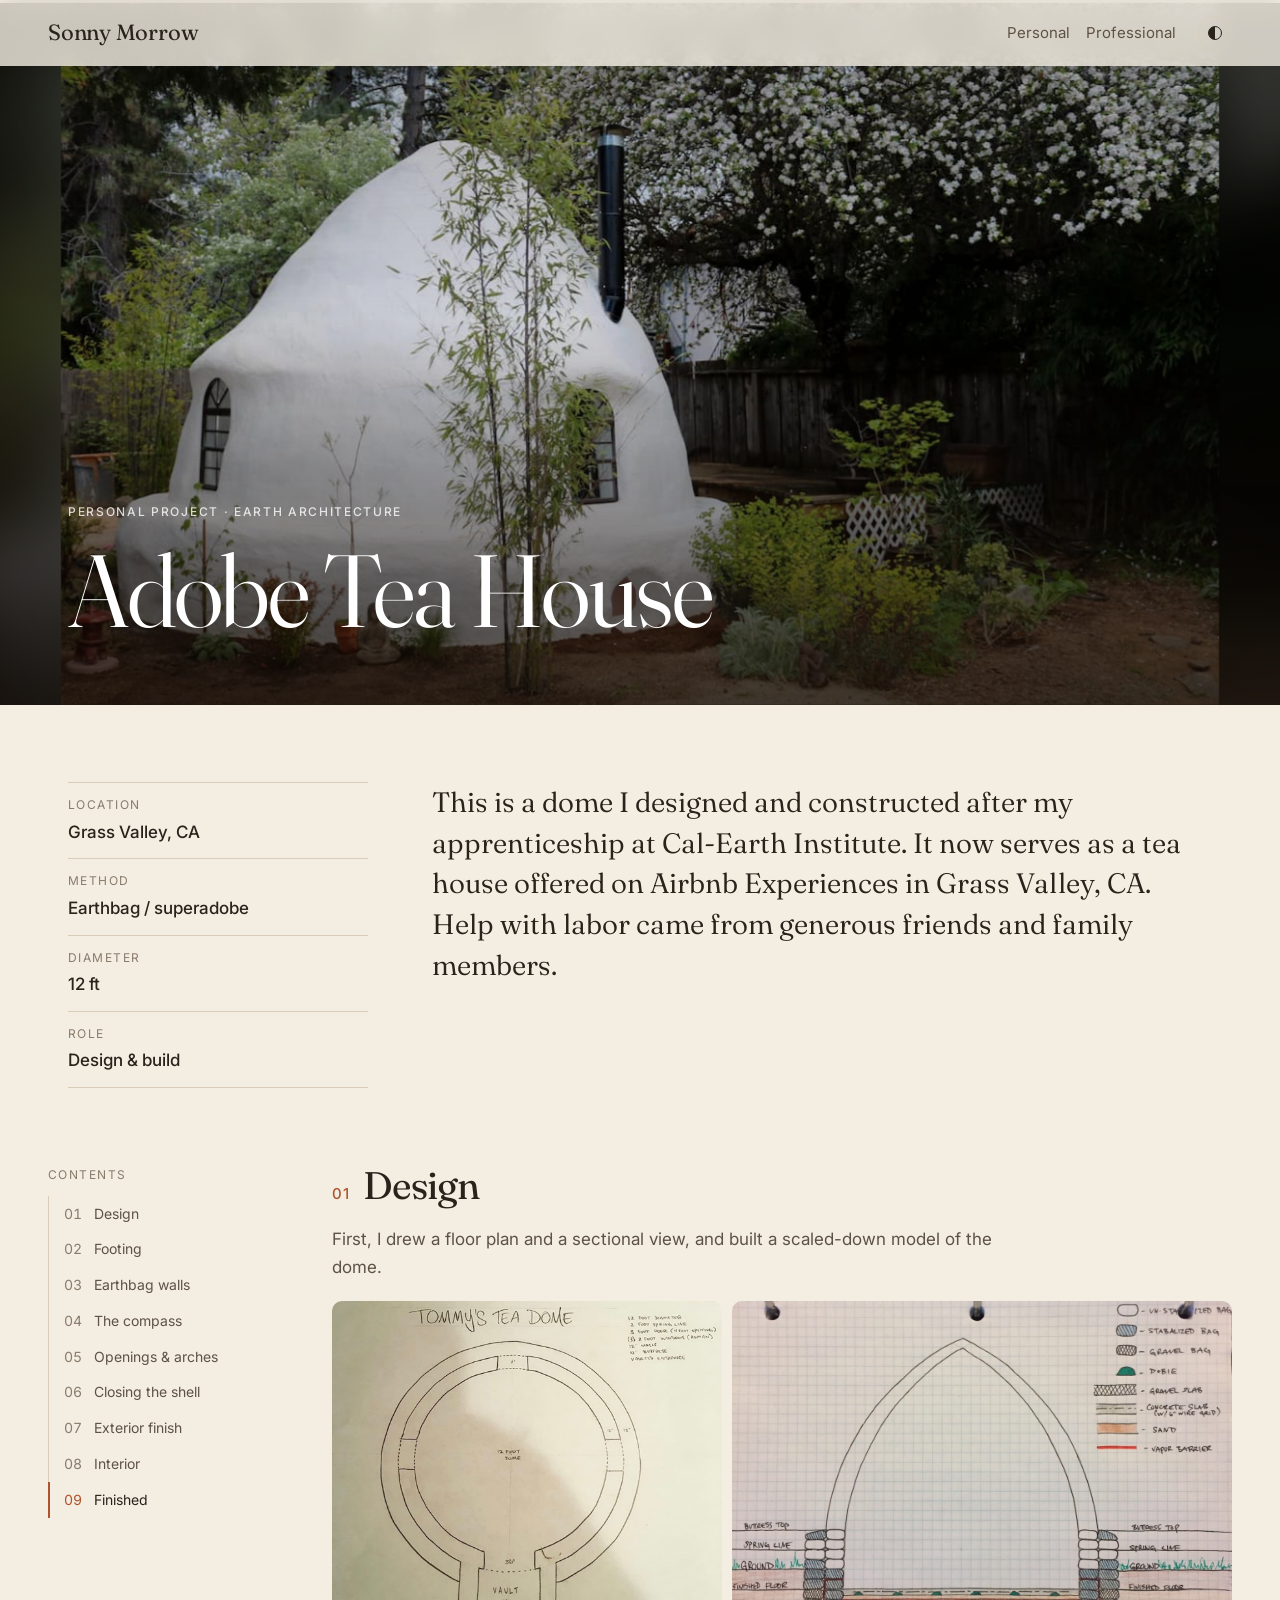
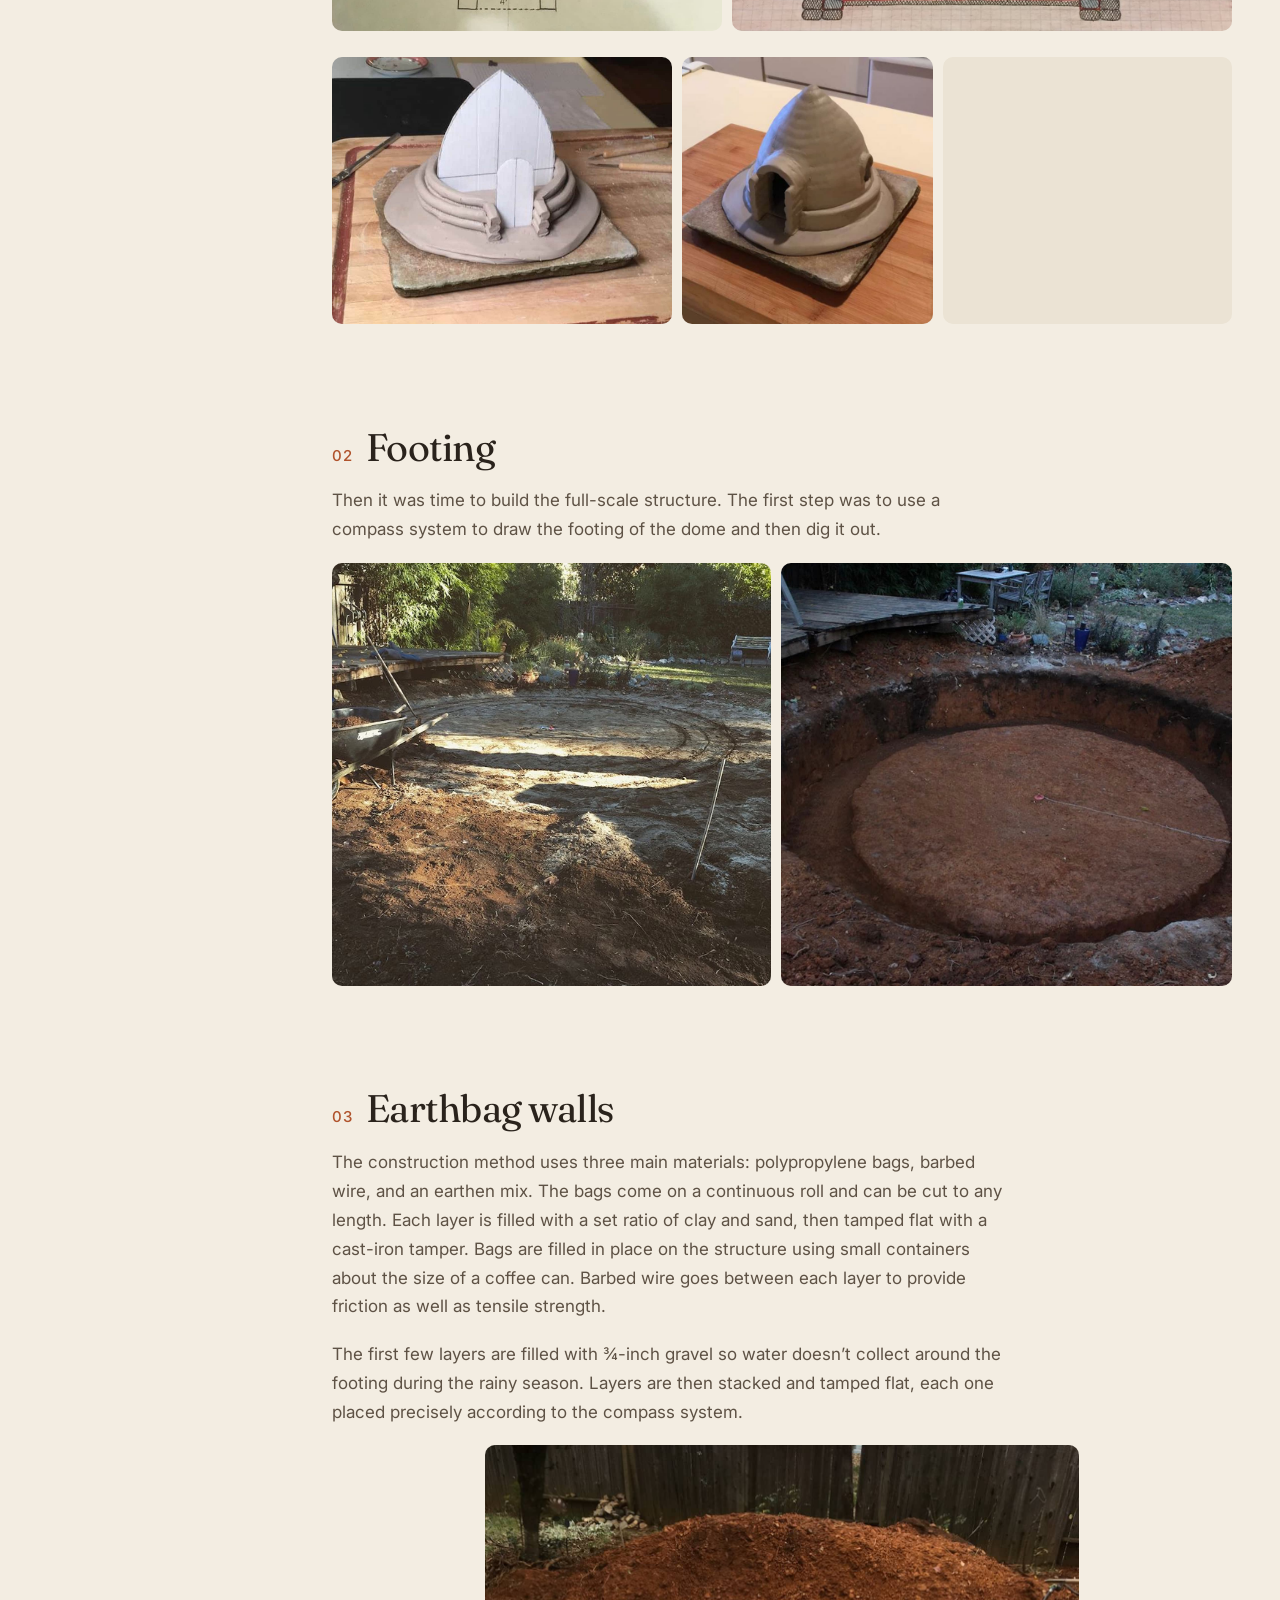
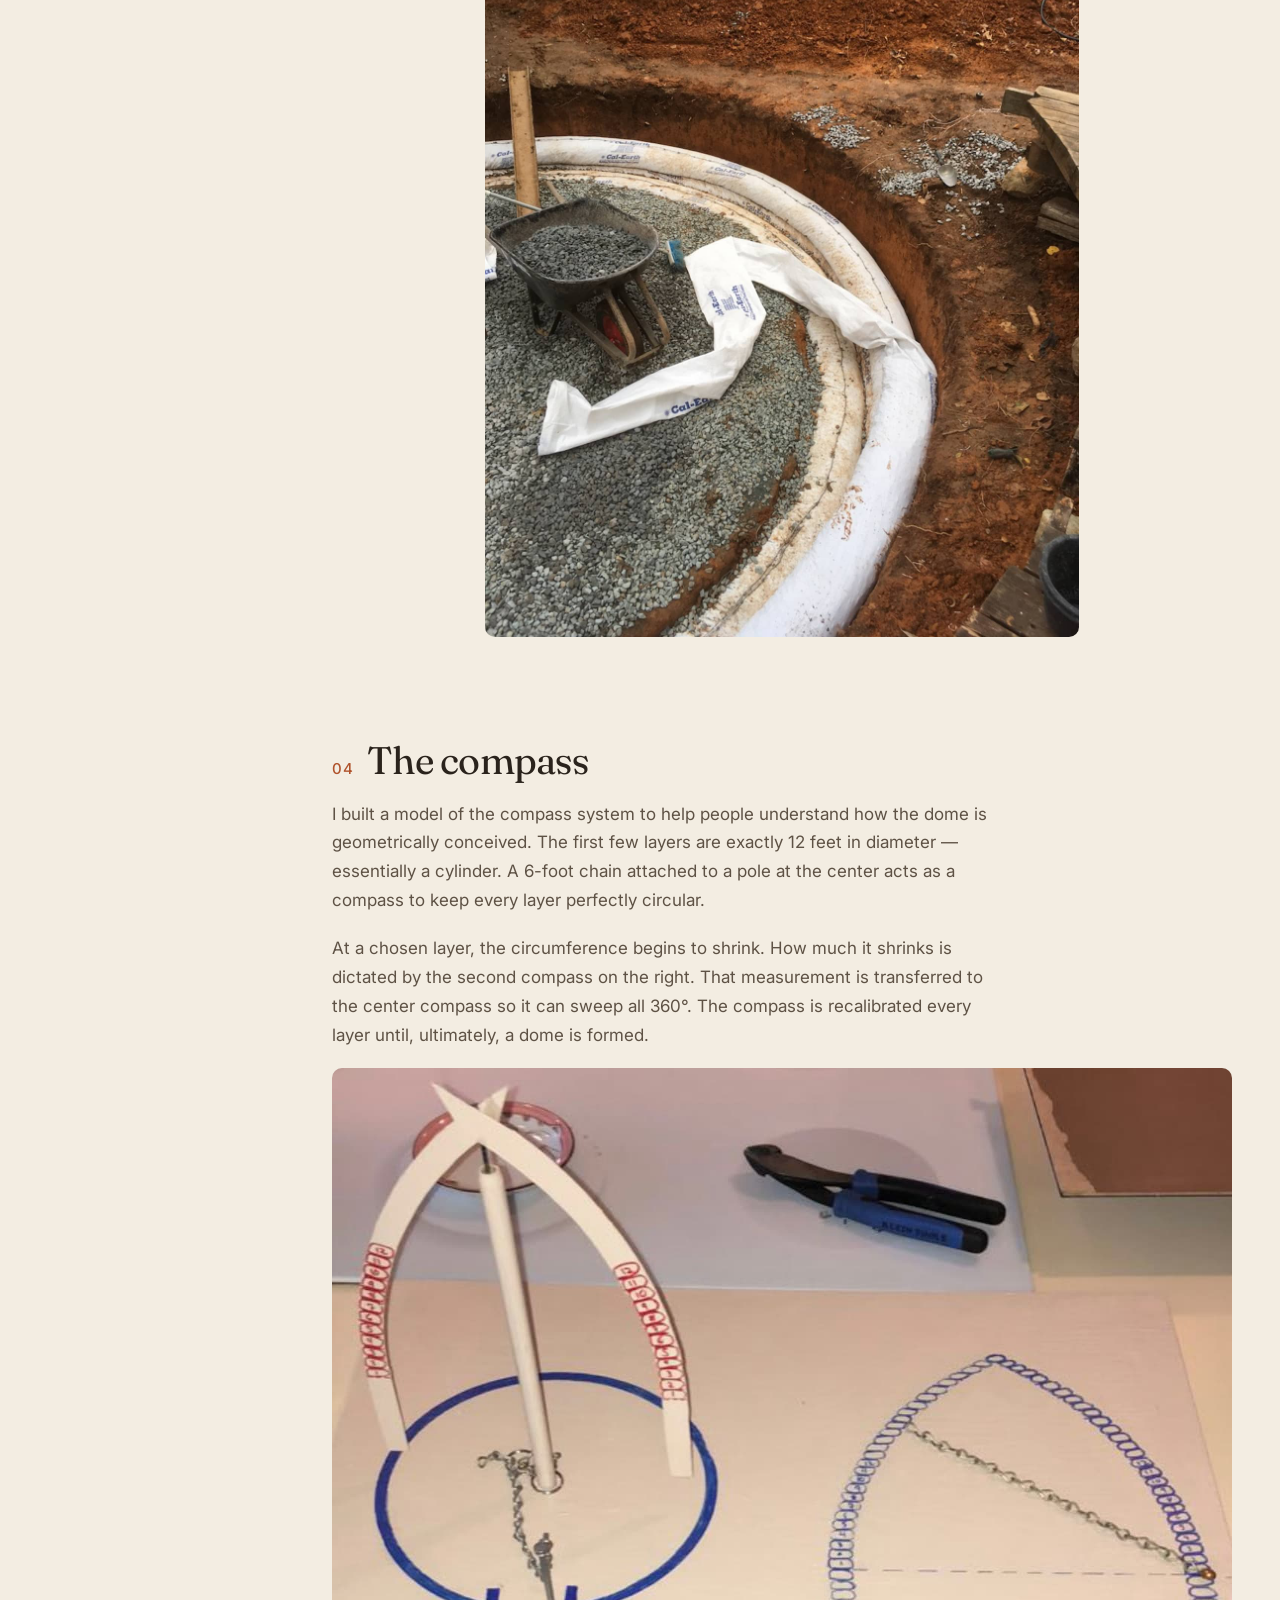
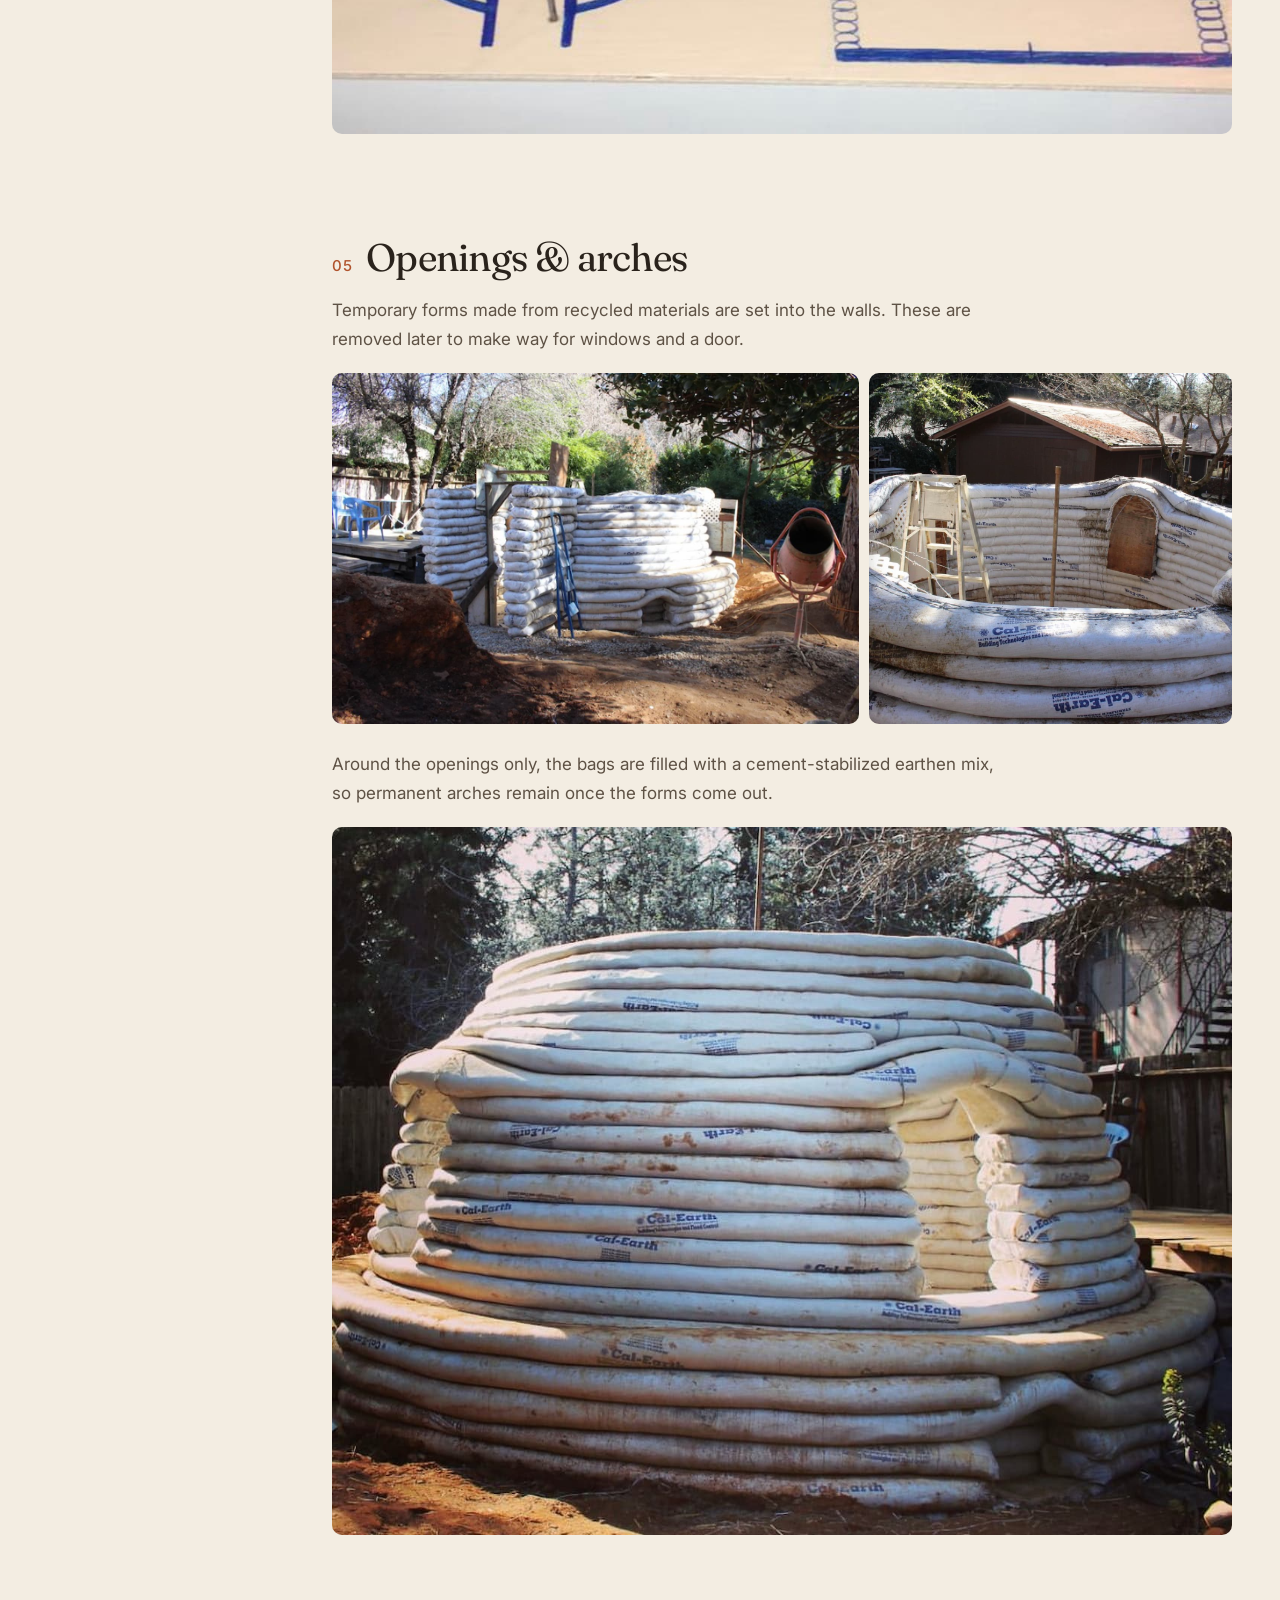
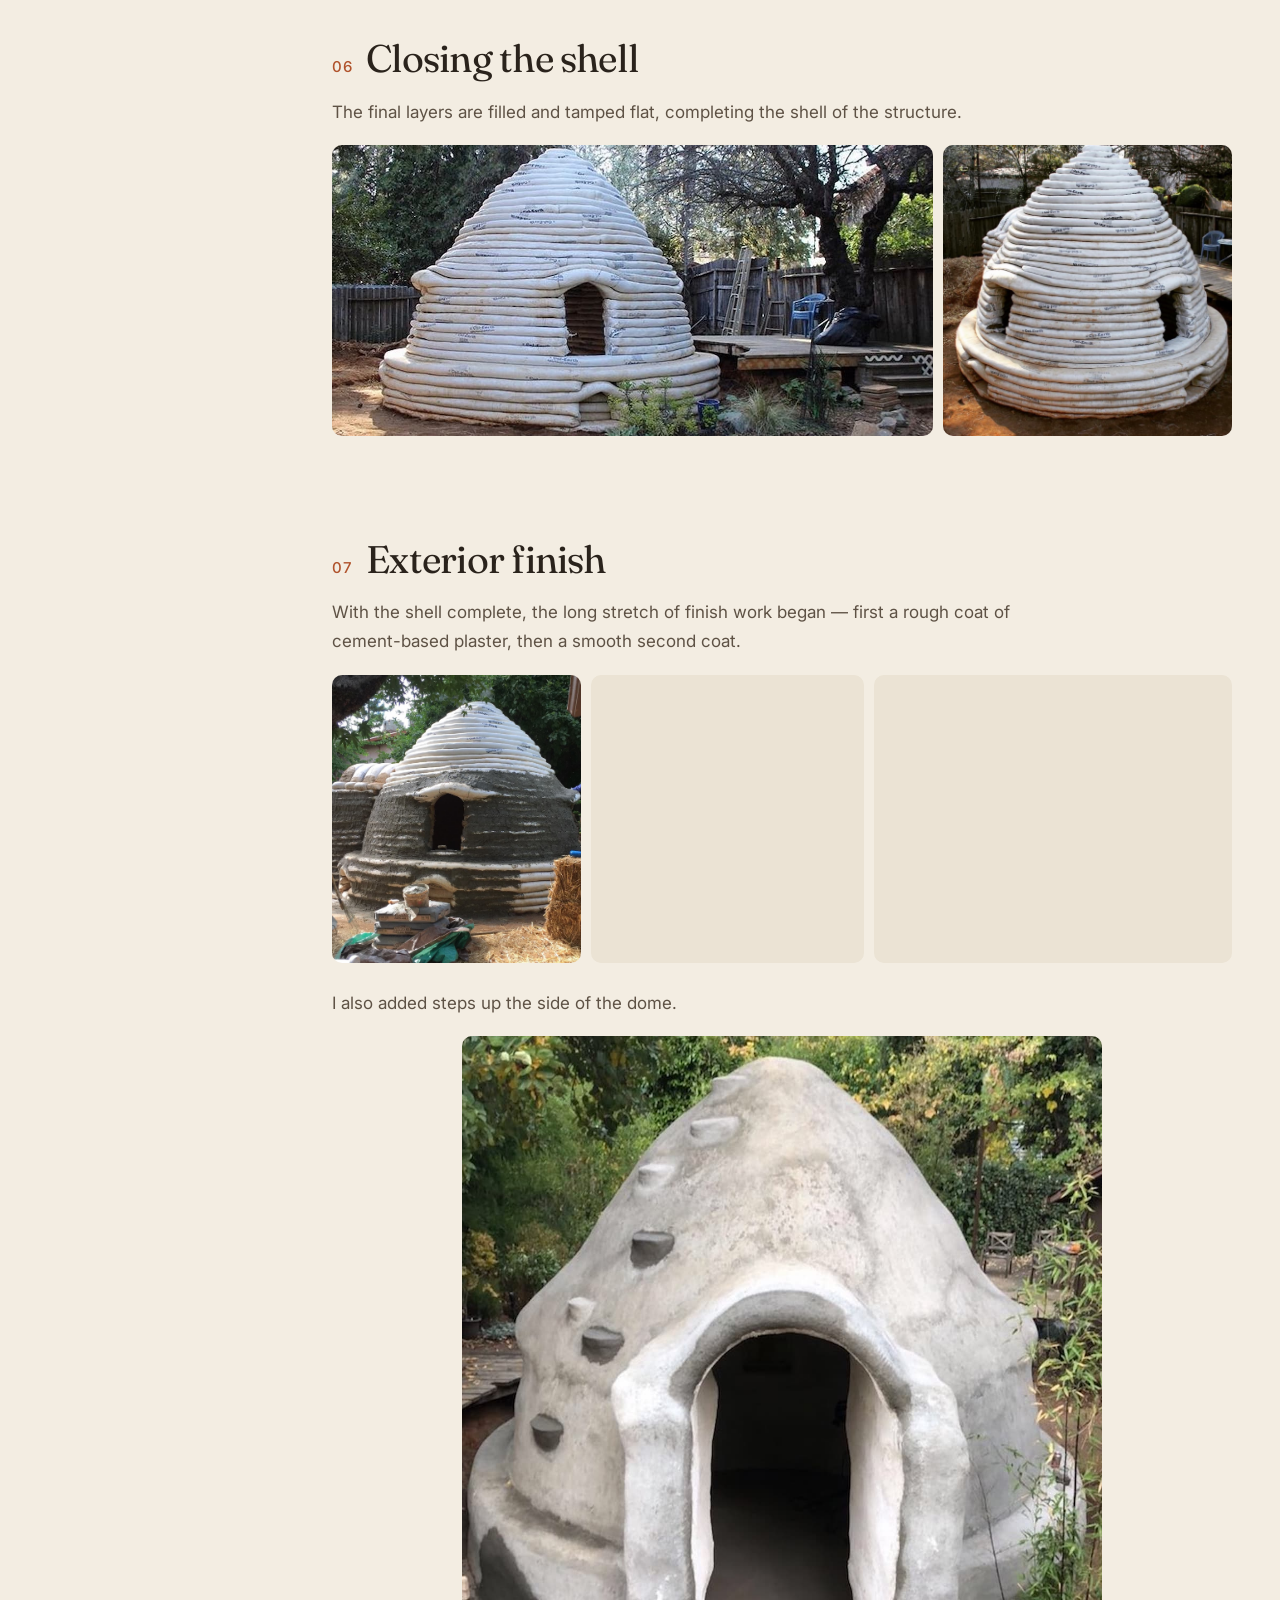
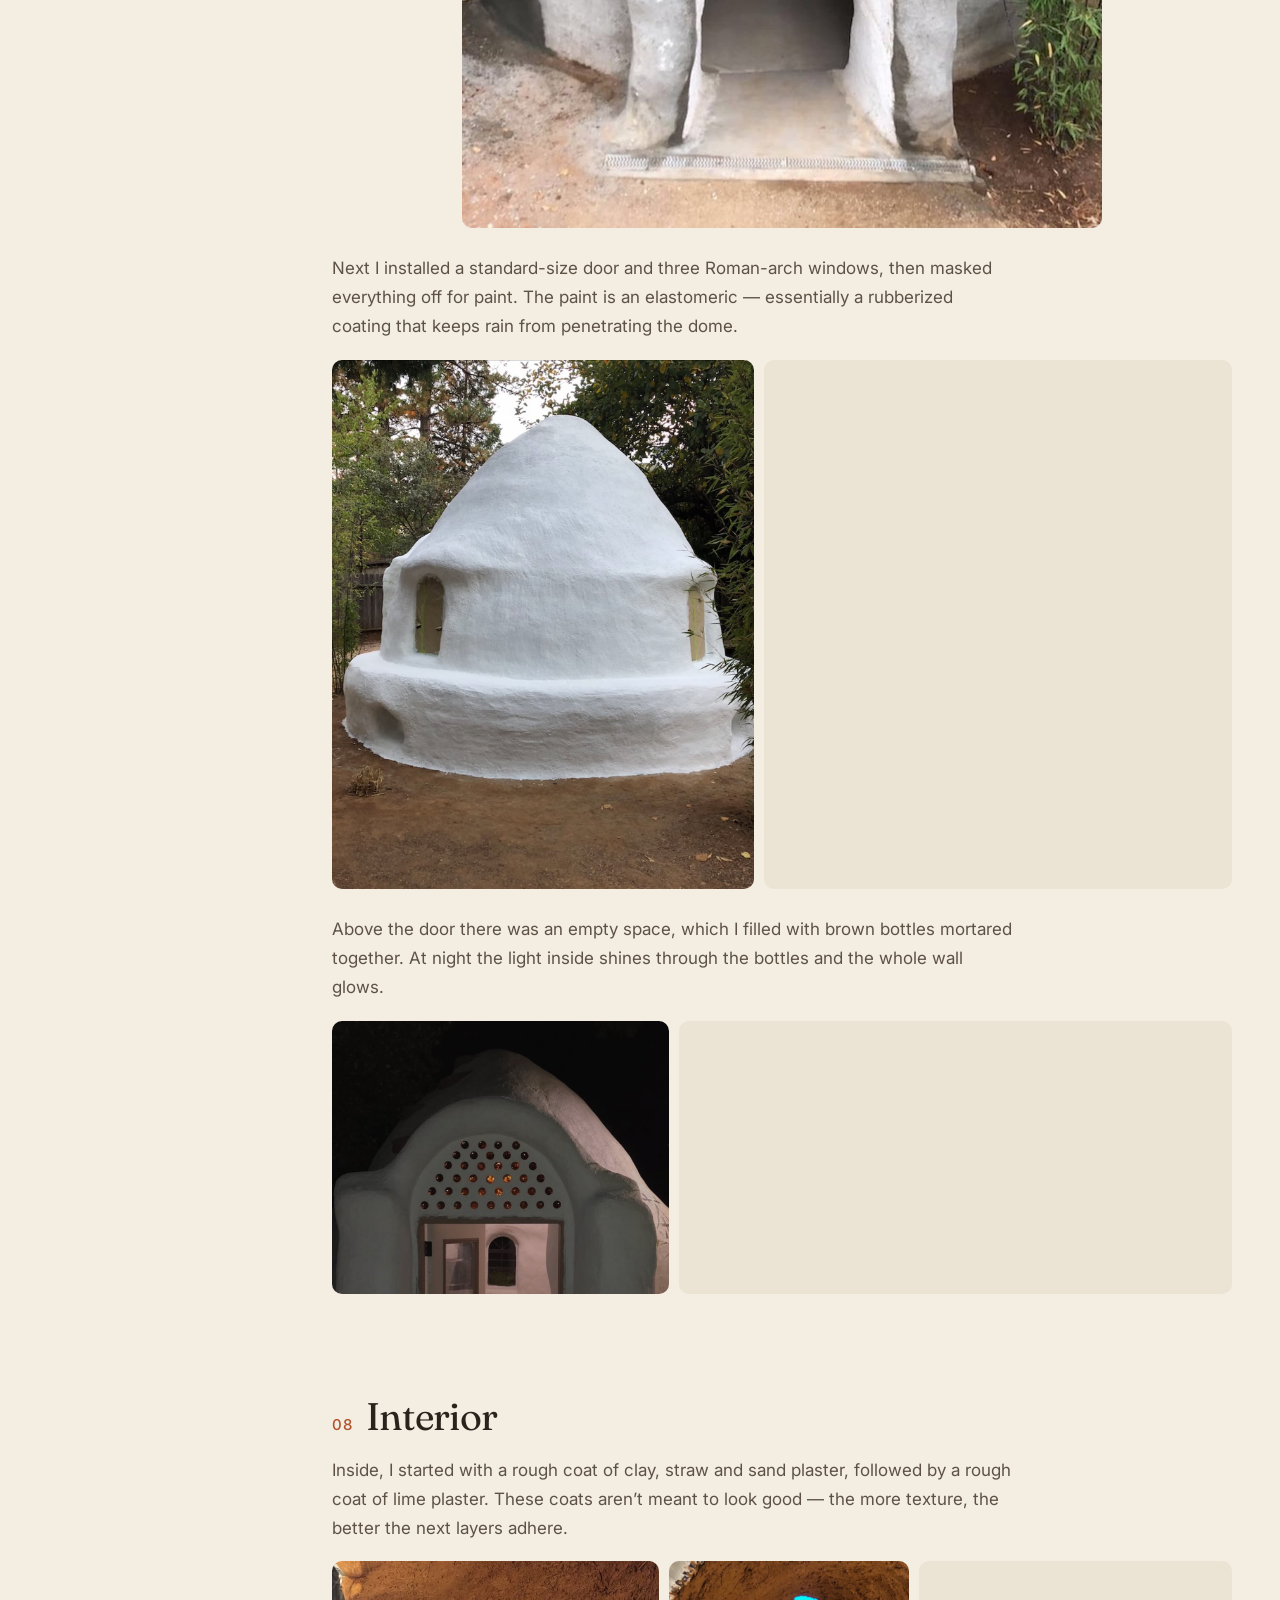
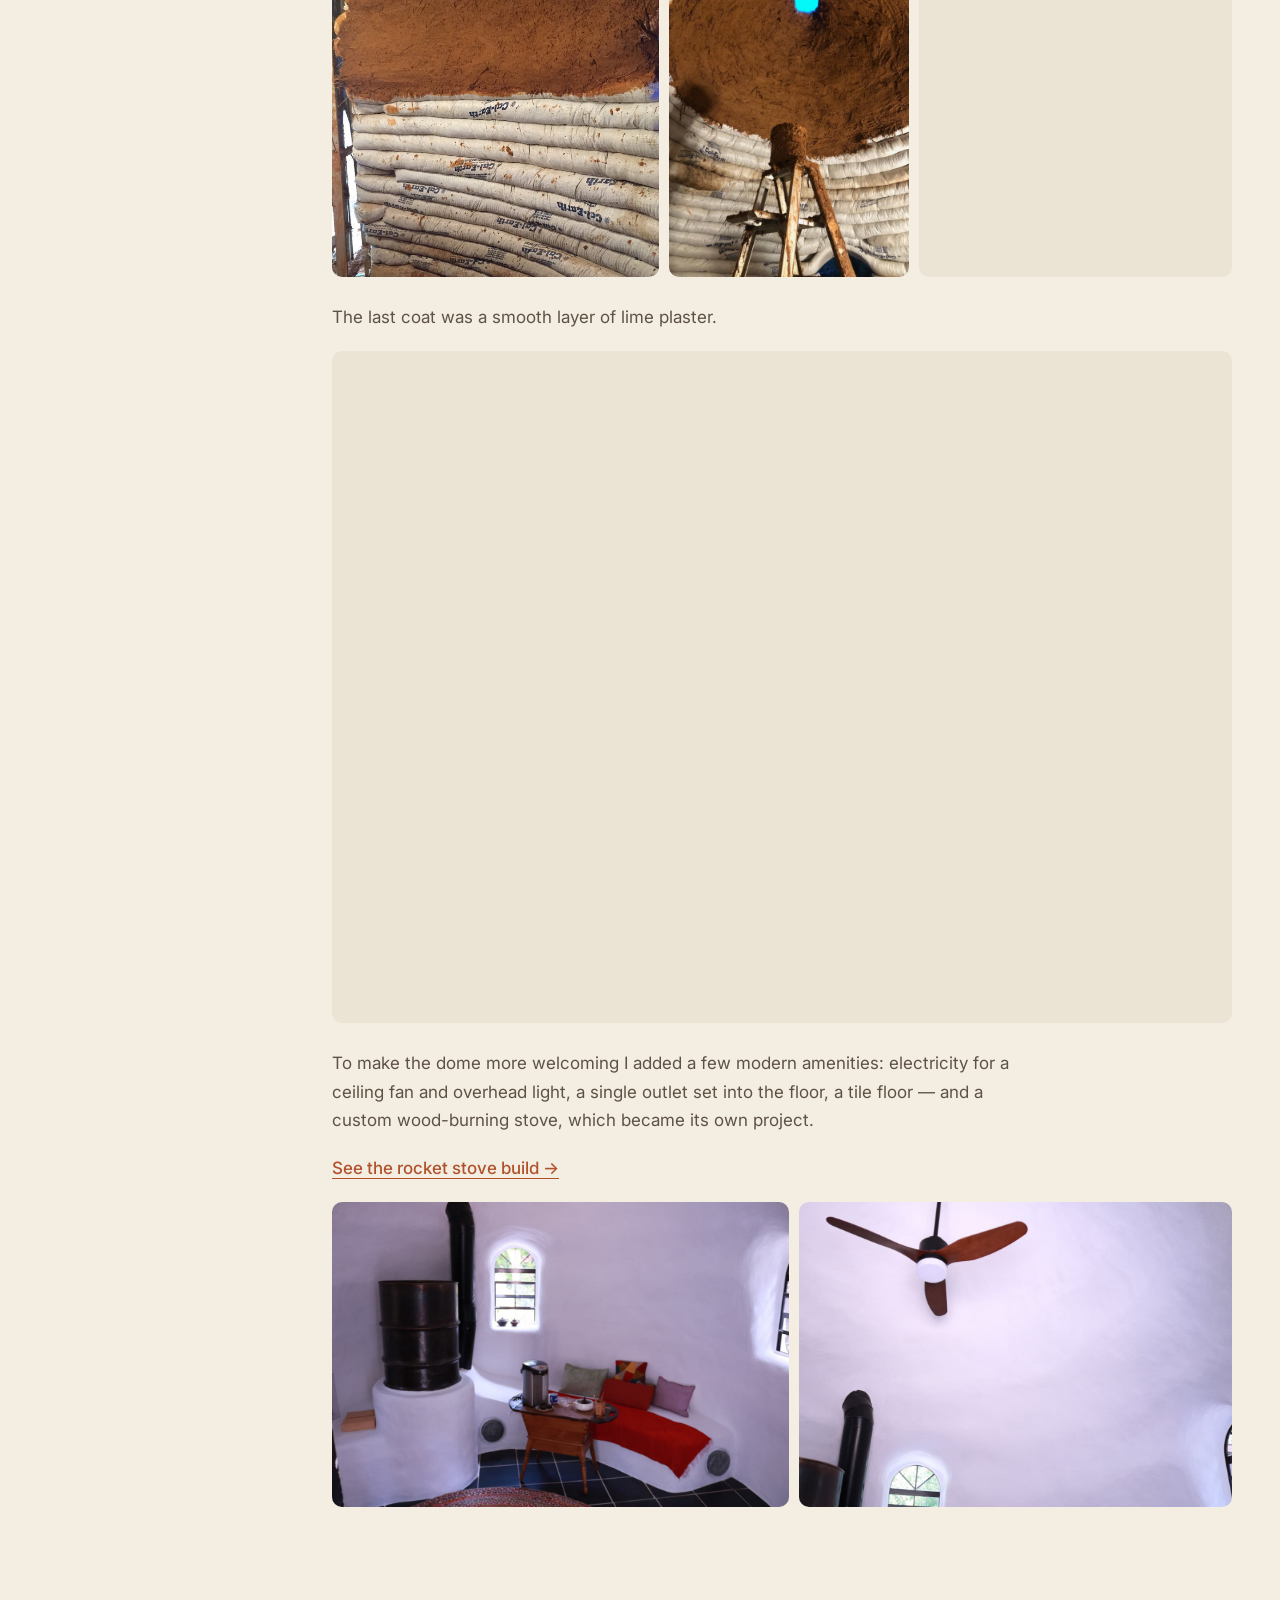
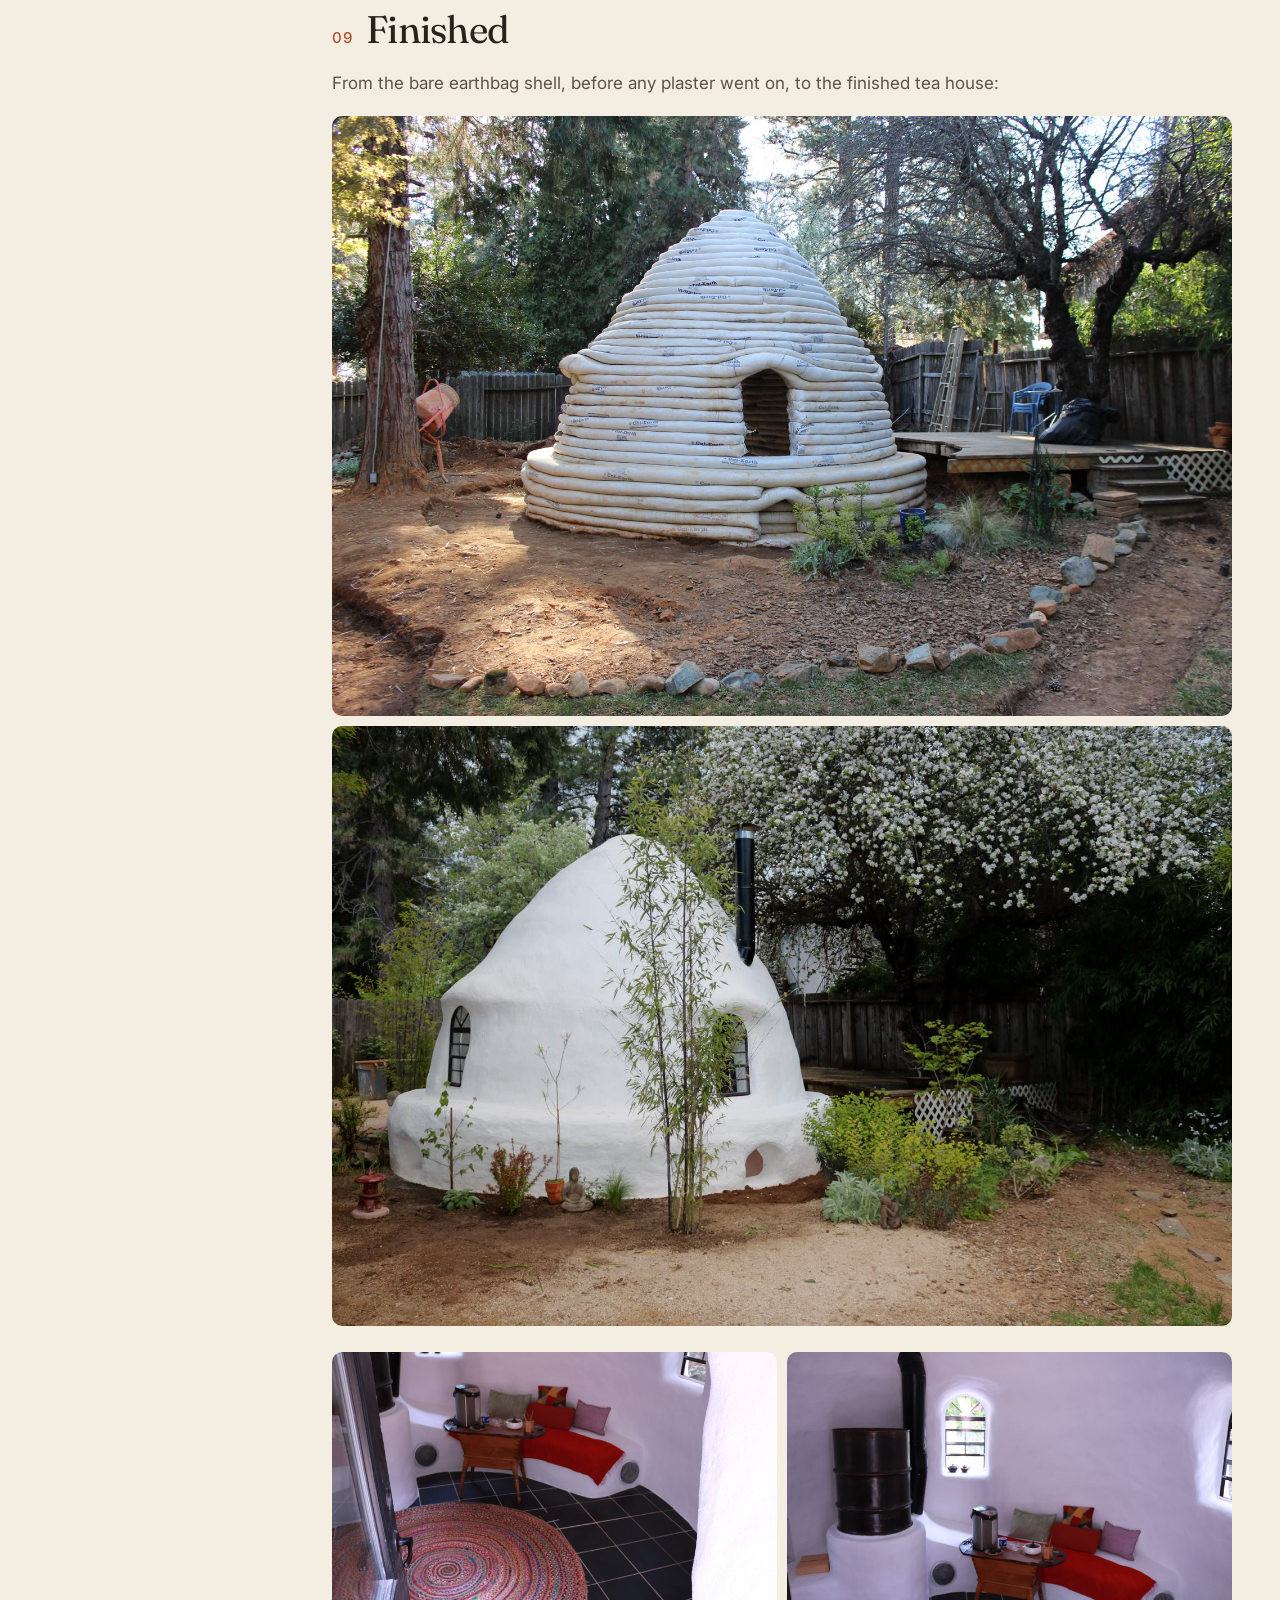
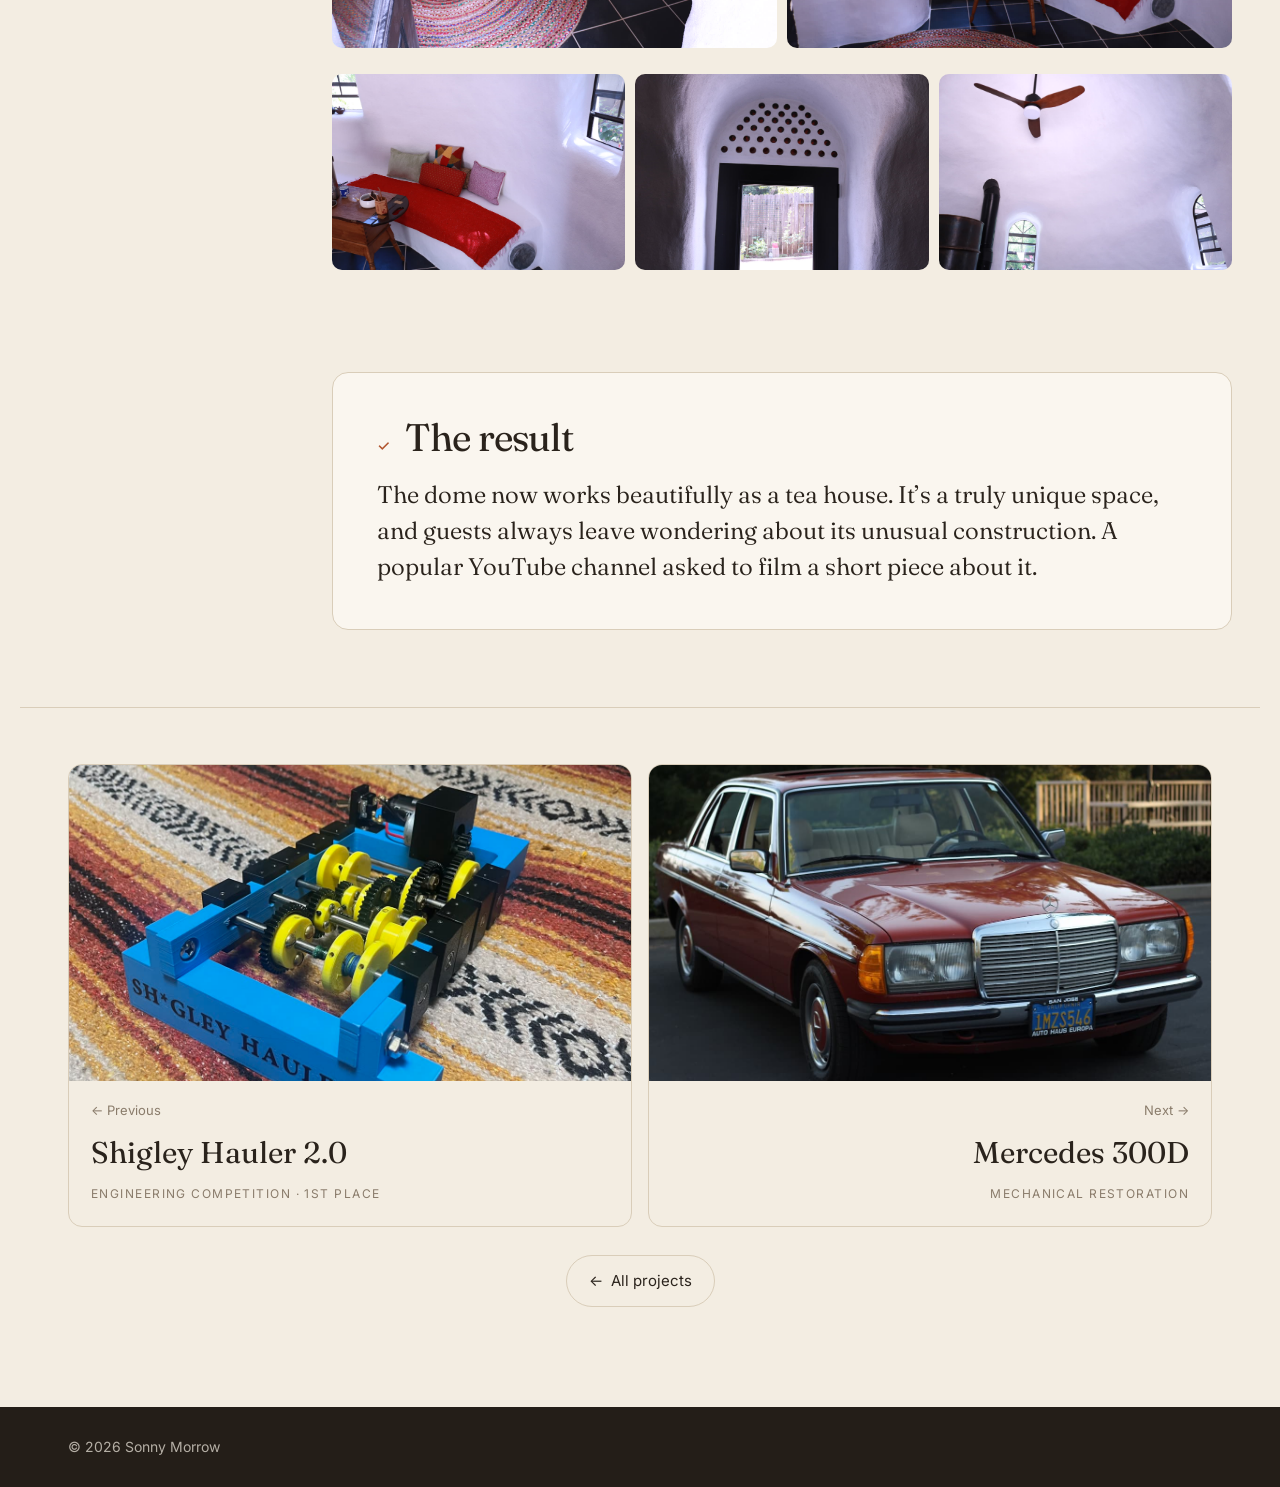
<file: projects/earthbag-dome/index.html>
<!doctype html>
<html lang="en">
<head>
<meta charset="utf-8">
<meta name="viewport" content="width=device-width, initial-scale=1">
<title>Adobe Tea House — Sonny Morrow</title>
<meta name="description" content="A 12' diameter adobe dome I designed and built after an architecture apprenticeship at CalEarth Institute — now hosting guests as a tea house on Airbnb Experiences.">
<meta property="og:title" content="Adobe Tea House — Sonny Morrow">
<meta property="og:description" content="A 12' diameter adobe dome I designed and built after an architecture apprenticeship at CalEarth Institute — now hosting guests as a tea house on Airbnb Experiences.">
<meta property="og:image" content="https://sonnymorrow.com/images/pic01.jpeg">
<meta name="twitter:card" content="summary_large_image">
<link rel="icon" href="../../assets/favicon.svg" type="image/svg+xml">
<link rel="preconnect" href="https://fonts.googleapis.com">
<link rel="preconnect" href="https://fonts.gstatic.com" crossorigin>
<link href="https://fonts.googleapis.com/css2?family=Fraunces:ital,opsz,wght@0,9..144,300..700;1,9..144,300..600&family=Inter:wght@400;500;600&display=swap" rel="stylesheet">
<link rel="stylesheet" href="../../assets/style.css?v=3109b7e1">
<script>document.documentElement.classList.add('js');try{var t=localStorage.getItem('theme');if(t)document.documentElement.dataset.theme=t}catch(e){}</script>
</head>
<body class="project">
<div class="progress" aria-hidden="true"></div>
<header class="site-header">
  <a class="wordmark" href="../../">Sonny Morrow</a>
  <nav>
    <a href="../../#personal">Personal</a>
    <a href="../../#professional">Professional</a>
    <button class="theme-toggle" type="button" aria-label="Toggle dark mode"><span></span></button>
  </nav>
</header>
<main>
<section class="p-hero">
  <img src="../../images/pic01.jpeg" width="1200" height="727" alt="" class="p-hero-fill" loading="lazy" decoding="async" sizes="100vw">
  <img src="../../images/pic01.jpeg" width="1200" height="727" alt="Adobe Tea House" class="p-hero-whole" fetchpriority="high" decoding="async" sizes="100vw">
  <div class="p-hero-text wrap">
    <span class="kicker">Personal project · Earth architecture</span>
    <h1>Adobe Tea House</h1>
  </div>
</section>

<section class="p-intro wrap">
  <dl class="meta"><div><dt>Location</dt><dd>Grass Valley, CA</dd></div><div><dt>Method</dt><dd>Earthbag / superadobe</dd></div><div><dt>Diameter</dt><dd>12 ft</dd></div><div><dt>Role</dt><dd>Design &amp; build</dd></div></dl>
  <div class="p-lede"><p>This is a dome I designed and constructed after my apprenticeship at Cal-Earth Institute. It now serves as a tea house offered on Airbnb Experiences in Grass Valley, CA. Help with labor came from generous friends and family members.</p></div>
</section>

<div class="p-body wrap">
  <aside class="toc"><nav aria-label="Chapters"><p>Contents</p><ol><li><a href="#ch-1"><span>01</span>Design</a></li><li><a href="#ch-2"><span>02</span>Footing</a></li><li><a href="#ch-3"><span>03</span>Earthbag walls</a></li><li><a href="#ch-4"><span>04</span>The compass</a></li><li><a href="#ch-5"><span>05</span>Openings &amp; arches</a></li><li><a href="#ch-6"><span>06</span>Closing the shell</a></li><li><a href="#ch-7"><span>07</span>Exterior finish</a></li><li><a href="#ch-8"><span>08</span>Interior</a></li><li><a href="#ch-9"><span>09</span>Finished</a></li></ol></nav></aside>
  <article class="chapters">
    <section class="chapter reveal" id="ch-1">
      <h2><span class="ch-num">01</span>Design</h2>
      <p>First, I drew a floor plan and a sectional view, and built a scaled-down model of the dome.</p>
      <div class="gallery"><div class="grow"><div class="gi" style="--r:1.1811"><a class="ph" href="../../images/2.jpeg" data-lb><img src="../../images/2.jpeg" width="1200" height="1016" alt="" loading="lazy" decoding="async" sizes="(min-width: 900px) 430px, 50vw"></a></div><div class="gi" style="--r:1.5152"><a class="ph" href="../../images/3b.jpeg" data-lb><img src="../../images/3b.jpeg" width="1200" height="792" alt="" loading="lazy" decoding="async" sizes="(min-width: 900px) 430px, 50vw"></a></div></div></div>
      <div class="gallery"><div class="grow"><div class="gi" style="--r:1.2739"><a class="ph" href="../../images/1b.jpeg" data-lb><img src="../../images/1b.jpeg" width="1200" height="942" alt="" loading="lazy" decoding="async" sizes="(min-width: 900px) 430px, 50vw"></a></div><div class="gi" style="--r:0.9404"><a class="ph" href="../../images/2b.jpeg" data-lb><img src="../../images/2b.jpeg" width="1200" height="1276" alt="" loading="lazy" decoding="async" sizes="(min-width: 900px) 430px, 50vw"></a></div><div class="gi" style="--r:1.0840"><a class="ph" href="../../images/dome-model.jpeg" data-lb><img src="../../images/dome-model.jpeg" width="1200" height="1107" alt="" loading="lazy" decoding="async" sizes="(min-width: 900px) 430px, 50vw"></a></div></div></div>
    </section>
    <section class="chapter reveal" id="ch-2">
      <h2><span class="ch-num">02</span>Footing</h2>
      <p>Then it was time to build the full-scale structure. The first step was to use a compass system to draw the footing of the dome and then dig it out.</p>
      <div class="gallery"><div class="grow"><div class="gi" style="--r:1.0372"><a class="ph" href="../../images/3.jpeg" data-lb><img src="../../images/3.jpeg" width="1200" height="1157" alt="" loading="lazy" decoding="async" sizes="(min-width: 900px) 430px, 50vw"></a></div><div class="gi" style="--r:1.0667"><a class="ph" href="../../images/4.jpeg" data-lb><img src="../../images/4.jpeg" width="1200" height="1125" alt="" loading="lazy" decoding="async" sizes="(min-width: 900px) 430px, 50vw"></a></div></div></div>
    </section>
    <section class="chapter reveal" id="ch-3">
      <h2><span class="ch-num">03</span>Earthbag walls</h2>
      <p>The construction method uses three main materials: polypropylene bags, barbed wire, and an earthen mix. The bags come on a continuous roll and can be cut to any length. Each layer is filled with a set ratio of clay and sand, then tamped flat with a cast-iron tamper. Bags are filled in place on the structure using small containers about the size of a coffee can. Barbed wire goes between each layer to provide friction as well as tensile strength.</p>
      <p>The first few layers are filled with ¾-inch gravel so water doesn’t collect around the footing during the rainy season. Layers are then stacked and tamped flat, each one placed precisely according to the compass system.</p>
      <div class="gallery g1"><div class="grow"><div class="gi" style="--r:0.7500"><a class="ph" href="../../images/1d.jpeg" data-lb><img src="../../images/1d.jpeg" width="1200" height="1600" alt="" loading="lazy" decoding="async" sizes="(min-width: 900px) 860px, 100vw"></a></div></div></div>
    </section>
    <section class="chapter reveal" id="ch-4">
      <h2><span class="ch-num">04</span>The compass</h2>
      <p>I built a model of the compass system to help people understand how the dome is geometrically conceived. The first few layers are exactly 12 feet in diameter — essentially a cylinder. A 6-foot chain attached to a pole at the center acts as a compass to keep every layer perfectly circular.</p>
      <p>At a chosen layer, the circumference begins to shrink. How much it shrinks is dictated by the second compass on the right. That measurement is transferred to the center compass so it can sweep all 360°. The compass is recalibrated every layer until, ultimately, a dome is formed.</p>
      <div class="gallery g1"><div class="grow"><div class="gi" style="--r:1.3514"><a class="ph" href="../../images/44o.jpeg" data-lb><img src="../../images/44o.jpeg" width="1200" height="888" alt="" loading="lazy" decoding="async" sizes="(min-width: 900px) 860px, 100vw"></a></div></div></div>
    </section>
    <section class="chapter reveal" id="ch-5">
      <h2><span class="ch-num">05</span>Openings &amp; arches</h2>
      <p>Temporary forms made from recycled materials are set into the walls. These are removed later to make way for windows and a door.</p>
      <div class="gallery"><div class="grow"><div class="gi" style="--r:1.5000"><a class="ph" href="../../images/2d.jpeg" data-lb><img src="../../images/2d.jpeg" width="1200" height="800" alt="" loading="lazy" decoding="async" sizes="(min-width: 900px) 430px, 50vw"></a></div><div class="gi" style="--r:1.0336"><a class="ph" href="../../images/3d.jpeg" data-lb><img src="../../images/3d.jpeg" width="1200" height="1161" alt="" loading="lazy" decoding="async" sizes="(min-width: 900px) 430px, 50vw"></a></div></div></div>
      <p>Around the openings only, the bags are filled with a cement-stabilized earthen mix, so permanent arches remain once the forms come out.</p>
      <div class="gallery g1"><div class="grow"><div class="gi" style="--r:1.2698"><a class="ph" href="../../images/6b.jpeg" data-lb><img src="../../images/6b.jpeg" width="1200" height="945" alt="" loading="lazy" decoding="async" sizes="(min-width: 900px) 860px, 100vw"></a></div></div></div>
    </section>
    <section class="chapter reveal" id="ch-6">
      <h2><span class="ch-num">06</span>Closing the shell</h2>
      <p>The final layers are filled and tamped flat, completing the shell of the structure.</p>
      <div class="gallery"><div class="grow"><div class="gi" style="--r:2.0654"><a class="ph" href="../../images/1j.jpeg" data-lb><img src="../../images/1j.jpeg" width="1200" height="581" alt="" loading="lazy" decoding="async" sizes="(min-width: 900px) 430px, 50vw"></a></div><div class="gi" style="--r:0.9926"><a class="ph" href="../../images/2j.jpeg" data-lb><img src="../../images/2j.jpeg" width="1200" height="1209" alt="" loading="lazy" decoding="async" sizes="(min-width: 900px) 430px, 50vw"></a></div></div></div>
    </section>
    <section class="chapter reveal" id="ch-7">
      <h2><span class="ch-num">07</span>Exterior finish</h2>
      <p>With the shell complete, the long stretch of finish work began — first a rough coat of cement-based plaster, then a smooth second coat.</p>
      <div class="gallery"><div class="grow"><div class="gi" style="--r:0.8652"><a class="ph" href="../../images/1k.jpeg" data-lb><img src="../../images/1k.jpeg" width="1200" height="1387" alt="" loading="lazy" decoding="async" sizes="(min-width: 900px) 430px, 50vw"></a></div><div class="gi" style="--r:0.9494"><a class="ph" href="../../images/2k.jpeg" data-lb><img src="../../images/2k.jpeg" width="1200" height="1264" alt="" loading="lazy" decoding="async" sizes="(min-width: 900px) 430px, 50vw"></a></div><div class="gi" style="--r:1.2422"><a class="ph" href="../../images/3k.jpeg" data-lb><img src="../../images/3k.jpeg" width="1200" height="966" alt="" loading="lazy" decoding="async" sizes="(min-width: 900px) 430px, 50vw"></a></div></div></div>
      <p>I also added steps up the side of the dome.</p>
      <div class="gallery g1"><div class="grow"><div class="gi" style="--r:0.8092"><a class="ph" href="../../images/ak.jpeg" data-lb><img src="../../images/ak.jpeg" width="1200" height="1483" alt="" loading="lazy" decoding="async" sizes="(min-width: 900px) 860px, 100vw"></a></div></div></div>
      <p>Next I installed a standard-size door and three Roman-arch windows, then masked everything off for paint. The paint is an elastomeric — essentially a rubberized coating that keeps rain from penetrating the dome.</p>
      <div class="gallery"><div class="grow"><div class="gi" style="--r:0.7979"><a class="ph" href="../../images/8k.jpeg" data-lb><img src="../../images/8k.jpeg" width="1200" height="1504" alt="" loading="lazy" decoding="async" sizes="(min-width: 900px) 430px, 50vw"></a></div><div class="gi" style="--r:0.8830"><a class="ph" href="../../images/ik.jpeg" data-lb><img src="../../images/ik.jpeg" width="1200" height="1359" alt="" loading="lazy" decoding="async" sizes="(min-width: 900px) 430px, 50vw"></a></div></div></div>
      <p>Above the door there was an empty space, which I filled with brown bottles mortared together. At night the light inside shines through the bottles and the whole wall glows.</p>
      <div class="gallery"><div class="grow"><div class="gi" style="--r:1.2333"><a class="ph" href="../../images/6gk.jpeg" data-lb><img src="../../images/6gk.jpeg" width="1200" height="973" alt="" loading="lazy" decoding="async" sizes="(min-width: 900px) 430px, 50vw"></a></div><div class="gi" style="--r:2.0270"><a class="ph" href="../../images/test.jpeg" data-lb><img src="../../images/test.jpeg" width="1200" height="592" alt="" loading="lazy" decoding="async" sizes="(min-width: 900px) 430px, 50vw"></a></div></div></div>
    </section>
    <section class="chapter reveal" id="ch-8">
      <h2><span class="ch-num">08</span>Interior</h2>
      <p>Inside, I started with a rough coat of clay, straw and sand plaster, followed by a rough coat of lime plaster. These coats aren’t meant to look good — the more texture, the better the next layers adhere.</p>
      <div class="gallery"><div class="grow"><div class="gi" style="--r:1.0336"><a class="ph" href="../../images/1o.jpeg" data-lb><img src="../../images/1o.jpeg" width="1200" height="1161" alt="" loading="lazy" decoding="async" sizes="(min-width: 900px) 430px, 50vw"></a></div><div class="gi" style="--r:0.7600"><a class="ph" href="../../images/2o.jpeg" data-lb><img src="../../images/2o.jpeg" width="1200" height="1579" alt="" loading="lazy" decoding="async" sizes="(min-width: 900px) 430px, 50vw"></a></div><div class="gi" style="--r:0.9917"><a class="ph" href="../../images/3o.jpeg" data-lb><img src="../../images/3o.jpeg" width="1200" height="1210" alt="" loading="lazy" decoding="async" sizes="(min-width: 900px) 430px, 50vw"></a></div></div></div>
      <p>The last coat was a smooth layer of lime plaster.</p>
      <div class="gallery g1"><div class="grow"><div class="gi" style="--r:1.3393"><a class="ph" href="../../images/4o.jpeg" data-lb><img src="../../images/4o.jpeg" width="1200" height="896" alt="" loading="lazy" decoding="async" sizes="(min-width: 900px) 860px, 100vw"></a></div></div></div>
      <p>To make the dome more welcoming I added a few modern amenities: electricity for a ceiling fan and overhead light, a single outlet set into the floor, a tile floor — and a custom wood-burning stove, which became its own project.</p>
      <p><a class="inline-link" href="../../projects/rocket-stove/">See the rocket stove build →</a></p>
      <div class="gallery"><div class="grow"><div class="gi" style="--r:1.5000"><a class="ph" href="../../images/4.12.jpeg" data-lb><img src="../../images/4.12.jpeg" width="1200" height="800" alt="" loading="lazy" decoding="async" sizes="(min-width: 900px) 430px, 50vw"></a></div><div class="gi" style="--r:1.4184"><a class="ph" href="../../images/5o.jpeg" data-lb><img src="../../images/5o.jpeg" width="1200" height="846" alt="" loading="lazy" decoding="async" sizes="(min-width: 900px) 430px, 50vw"></a></div></div></div>
    </section>
    <section class="chapter reveal" id="ch-9">
      <h2><span class="ch-num">09</span>Finished</h2>
      <p>From the bare earthbag shell, before any plaster went on, to the finished tea house:</p>
      <div class="gallery g1"><div class="grow"><div class="gi" style="--r:1.5009"><a class="ph" href="../../images/dome-shell-before-plaster.jpeg" data-lb><img src="../../images/dome-shell-before-plaster.jpeg" width="1600" height="1066" alt="" loading="lazy" decoding="async" sizes="(min-width: 900px) 860px, 100vw"></a></div></div><div class="grow"><div class="gi" style="--r:1.5009"><a class="ph" href="../../images/dome-finished-exterior.jpeg" data-lb><img src="../../images/dome-finished-exterior.jpeg" width="1600" height="1066" alt="" loading="lazy" decoding="async" sizes="(min-width: 900px) 860px, 100vw"></a></div></div></div>
      <div class="gallery"><div class="grow"><div class="gi" style="--r:1.5009"><a class="ph" href="../../images/dome-finished-interior.jpeg" data-lb><img src="../../images/dome-finished-interior.jpeg" width="1600" height="1066" alt="" loading="lazy" decoding="async" sizes="(min-width: 900px) 430px, 50vw"></a></div><div class="gi" style="--r:1.5009"><a class="ph" href="../../images/dome-finished-stove.jpeg" data-lb><img src="../../images/dome-finished-stove.jpeg" width="1600" height="1066" alt="" loading="lazy" decoding="async" sizes="(min-width: 900px) 430px, 50vw"></a></div></div></div>
      <div class="gallery"><div class="grow"><div class="gi" style="--r:1.5009"><a class="ph" href="../../images/dome-finished-bench.jpeg" data-lb><img src="../../images/dome-finished-bench.jpeg" width="1600" height="1066" alt="" loading="lazy" decoding="async" sizes="(min-width: 900px) 430px, 50vw"></a></div><div class="gi" style="--r:1.5009"><a class="ph" href="../../images/dome-finished-doorway.jpeg" data-lb><img src="../../images/dome-finished-doorway.jpeg" width="1600" height="1066" alt="" loading="lazy" decoding="async" sizes="(min-width: 900px) 430px, 50vw"></a></div><div class="gi" style="--r:1.5009"><a class="ph" href="../../images/dome-finished-ceiling.jpeg" data-lb><img src="../../images/dome-finished-ceiling.jpeg" width="1600" height="1066" alt="" loading="lazy" decoding="async" sizes="(min-width: 900px) 430px, 50vw"></a></div></div></div>
    </section>
    
    
    <section class="chapter outcome reveal">
      <h2><span class="ch-num">✓</span>The result</h2>
      <p>The dome now works beautifully as a tea house. It’s a truly unique space, and guests always leave wondering about its unusual construction. A popular YouTube channel asked to film a short piece about it.</p>
    </section>
    
  </article>
</div>

<nav class="pager wrap" aria-label="More projects">
  <a href="../../projects/shigley-hauler/" class="prev"><div class="pager-img"><img src="../../images/shigley-hauler-finished.jpeg" width="1200" height="1600" alt="" loading="lazy" decoding="async" sizes="(min-width: 900px) 520px, 100vw"></div><div class="pager-text"><span>← Previous</span><strong>Shigley Hauler 2.0</strong><em>Engineering competition · 1st place</em></div></a>
  <a href="../../projects/mercedes-300d/" class="next"><div class="pager-img"><img src="../../images/2.1.jpeg" width="1200" height="735" alt="" loading="lazy" decoding="async" sizes="(min-width: 900px) 520px, 100vw"></div><div class="pager-text"><span>Next →</span><strong>Mercedes 300D</strong><em>Mechanical restoration</em></div></a>
  <a class="pager-home" href="../../#work"><span aria-hidden="true">←</span> All projects</a>
</nav>
</main>
<footer class="site-footer">
  <div class="wrap">
    <div class="footer-row">
      <span>© 2026 Sonny Morrow</span>
    </div>
  </div>
</footer>
<div class="lightbox" hidden role="dialog" aria-modal="true" aria-label="Photo viewer">
  <button class="lb-close" aria-label="Close">×</button>
  <button class="lb-prev" aria-label="Previous photo">‹</button>
  <figure><img alt=""><figcaption></figcaption></figure>
  <button class="lb-next" aria-label="Next photo">›</button>
</div>
<script src="../../assets/site.js?v=497e6ebc" defer></script>
</body>
</html>
</file>
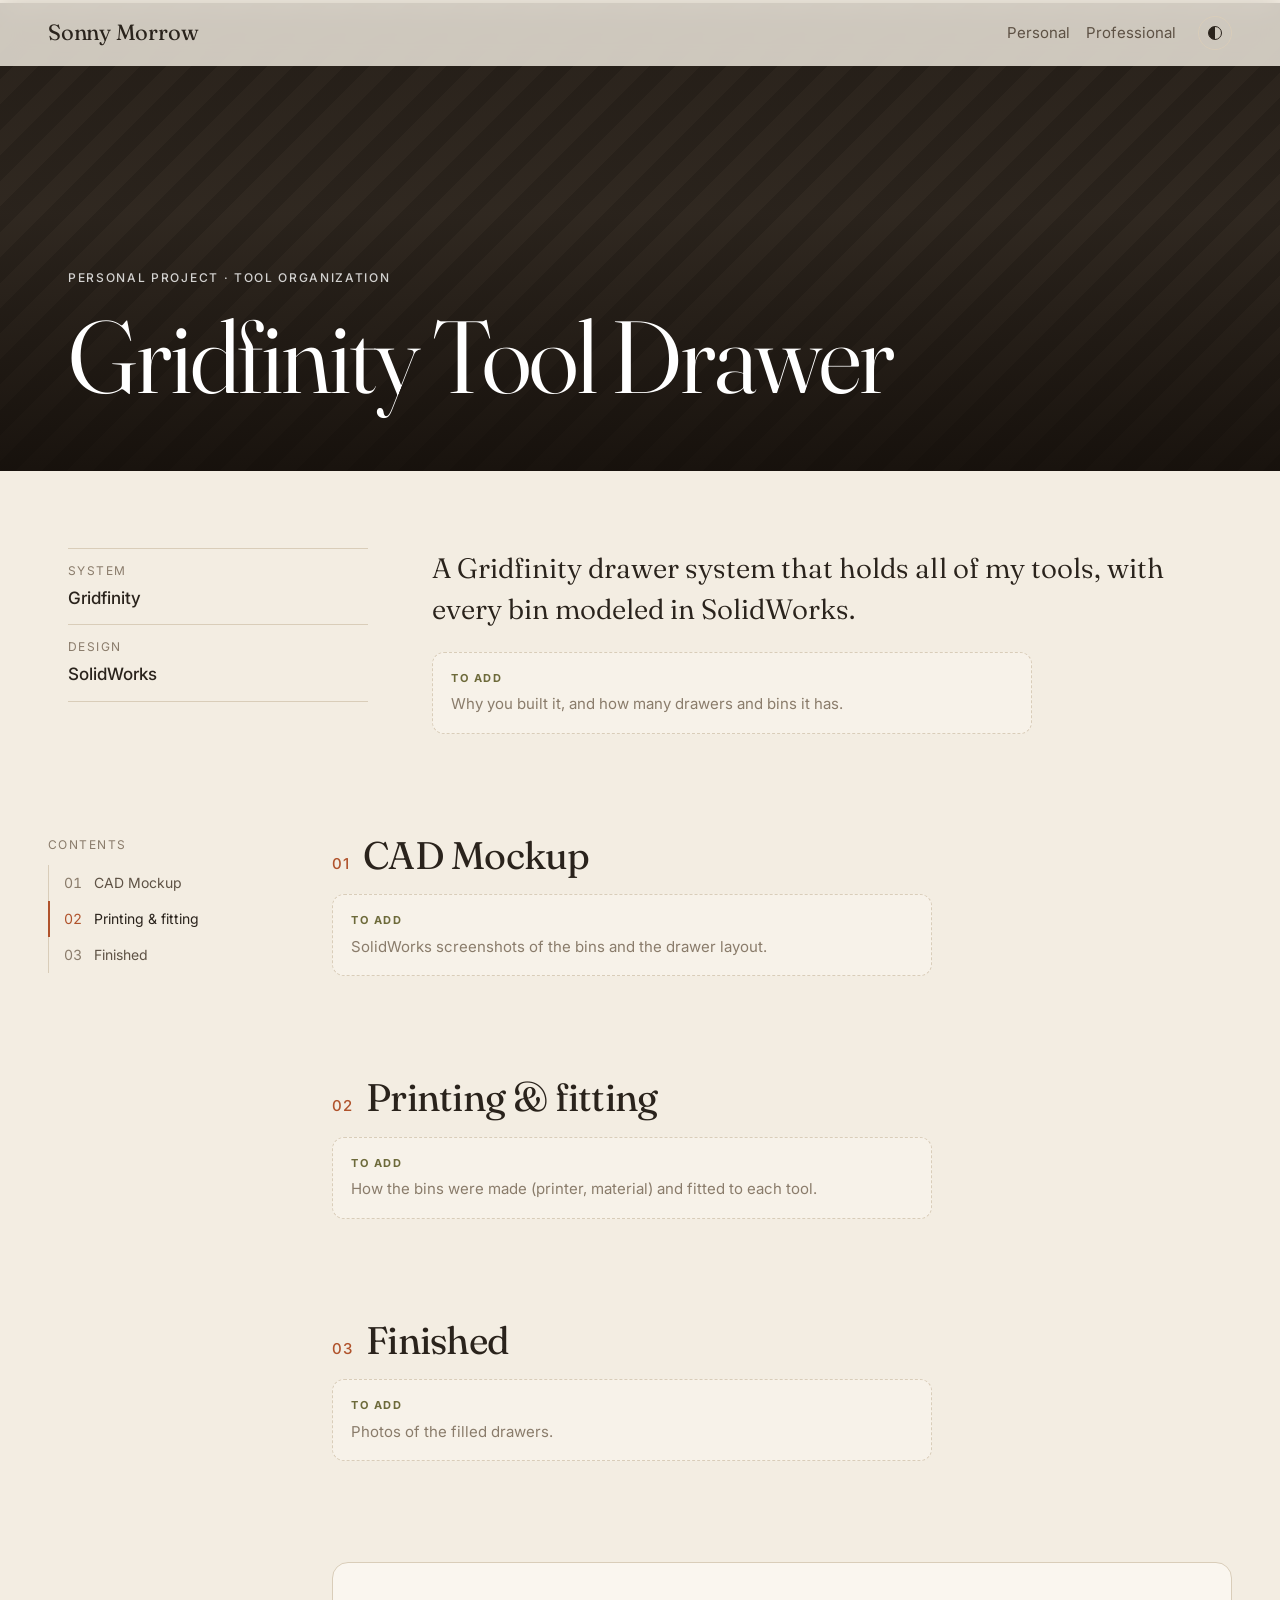
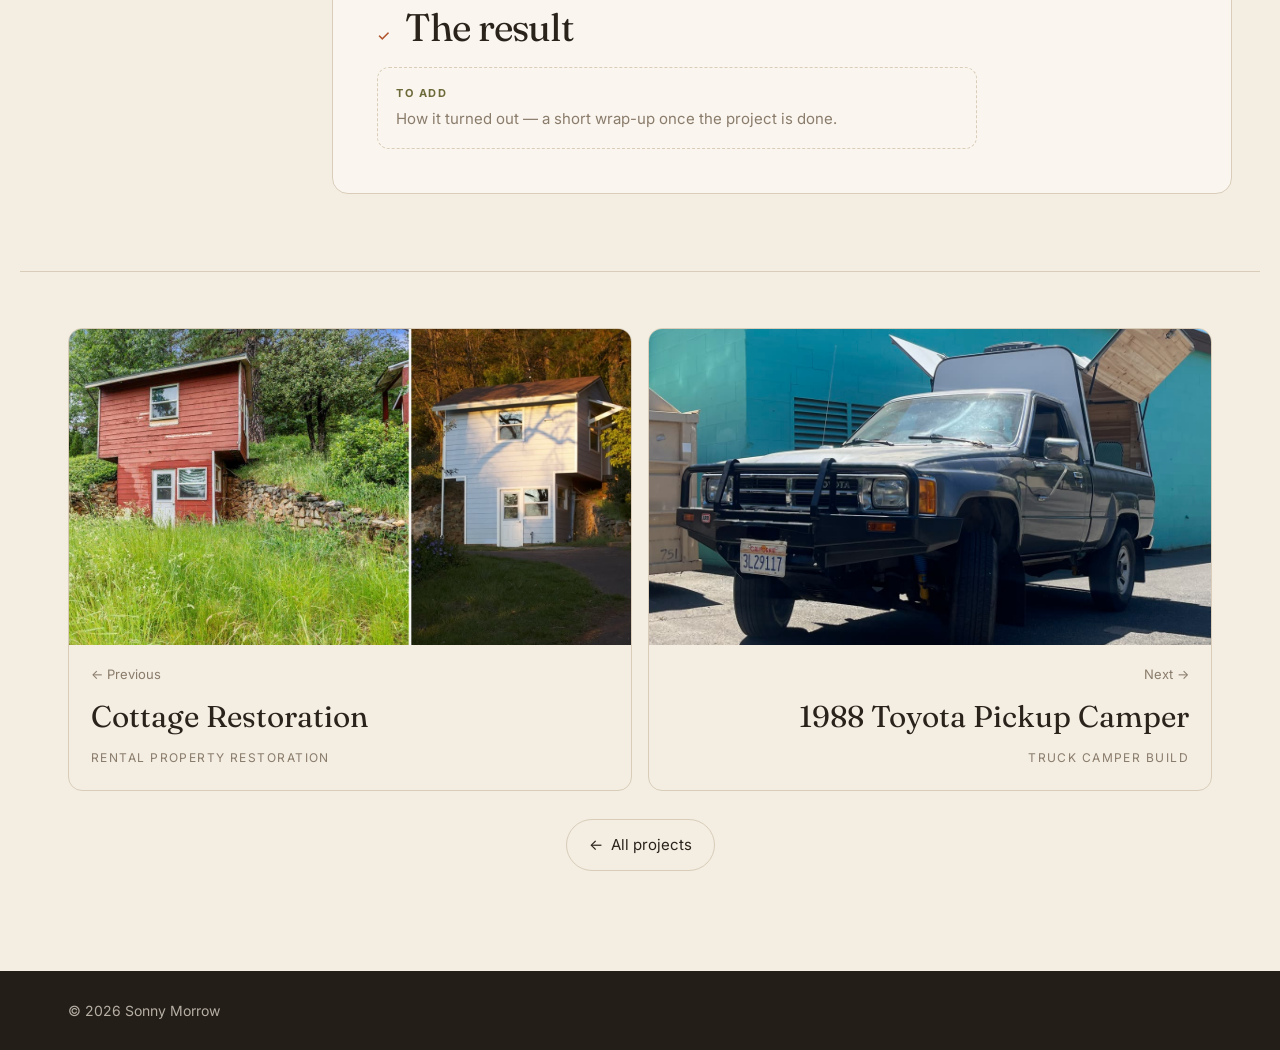
<file: projects/gridfinity-tool-drawer/index.html>
<!doctype html>
<html lang="en">
<head>
<meta charset="utf-8">
<meta name="viewport" content="width=device-width, initial-scale=1">
<title>Gridfinity Tool Drawer — Sonny Morrow</title>
<meta name="description" content="Having to move between my various projects inspired me to design and build a mobile tool organization system housed in a five-foot-long drawer in my 1988 Toyota pickup. I modeled every tool holder in SolidWorks, refining each design down to the smallest detail. Rather than settling for holders that simply worked, I focused on getting every fit, dimension, and detail just right. Each holder was then 3D printed on a Bambu Lab P1S.">
<meta property="og:title" content="Gridfinity Tool Drawer — Sonny Morrow">
<meta property="og:description" content="Having to move between my various projects inspired me to design and build a mobile tool organization system housed in a five-foot-long drawer in my 1988 Toyota pickup. I modeled every tool holder in SolidWorks, refining each design down to the smallest detail. Rather than settling for holders that simply worked, I focused on getting every fit, dimension, and detail just right. Each holder was then 3D printed on a Bambu Lab P1S.">
<meta property="og:image" content="https://sonnymorrow.com/images/pic01.jpeg">
<meta name="twitter:card" content="summary_large_image">
<link rel="icon" href="../../assets/favicon.svg" type="image/svg+xml">
<link rel="preconnect" href="https://fonts.googleapis.com">
<link rel="preconnect" href="https://fonts.gstatic.com" crossorigin>
<link href="https://fonts.googleapis.com/css2?family=Fraunces:ital,opsz,wght@0,9..144,300..700;1,9..144,300..600&family=Inter:wght@400;500;600&display=swap" rel="stylesheet">
<link rel="stylesheet" href="../../assets/style.css?v=3109b7e1">
<script>document.documentElement.classList.add('js');try{var t=localStorage.getItem('theme');if(t)document.documentElement.dataset.theme=t}catch(e){}</script>
</head>
<body class="project">
<div class="progress" aria-hidden="true"></div>
<header class="site-header">
  <a class="wordmark" href="../../">Sonny Morrow</a>
  <nav>
    <a href="../../#personal">Personal</a>
    <a href="../../#professional">Professional</a>
    <button class="theme-toggle" type="button" aria-label="Toggle dark mode"><span></span></button>
  </nav>
</header>
<main>
<section class="p-hero p-hero--empty">
  
  
  <div class="p-hero-text wrap">
    <span class="kicker">Personal project · tool organization</span>
    <h1>Gridfinity Tool Drawer</h1>
  </div>
</section>

<section class="p-intro wrap">
  <dl class="meta"><div><dt>System</dt><dd>Gridfinity</dd></div><div><dt>Design</dt><dd>SolidWorks</dd></div></dl>
  <div class="p-lede"><p>A Gridfinity drawer system that holds all of my tools, with every bin modeled in SolidWorks.</p><div class="todo"><strong>To add</strong>Why you built it, and how many drawers and bins it has.</div></div>
</section>

<div class="p-body wrap">
  <aside class="toc"><nav aria-label="Chapters"><p>Contents</p><ol><li><a href="#ch-1"><span>01</span>CAD Mockup</a></li><li><a href="#ch-2"><span>02</span>Printing &amp; fitting</a></li><li><a href="#ch-3"><span>03</span>Finished</a></li></ol></nav></aside>
  <article class="chapters">
    <section class="chapter reveal" id="ch-1">
      <h2><span class="ch-num">01</span>CAD Mockup</h2>
      <div class="todo"><strong>To add</strong>SolidWorks screenshots of the bins and the drawer layout.</div>
    </section>
    <section class="chapter reveal" id="ch-2">
      <h2><span class="ch-num">02</span>Printing &amp; fitting</h2>
      <div class="todo"><strong>To add</strong>How the bins were made (printer, material) and fitted to each tool.</div>
    </section>
    <section class="chapter reveal" id="ch-3">
      <h2><span class="ch-num">03</span>Finished</h2>
      <div class="todo"><strong>To add</strong>Photos of the filled drawers.</div>
    </section>
    
    
    <section class="chapter outcome reveal">
      <h2><span class="ch-num">✓</span>The result</h2>
      <div class="todo"><strong>To add</strong>How it turned out — a short wrap-up once the project is done.</div>
    </section>
    
  </article>
</div>

<nav class="pager wrap" aria-label="More projects">
  <a href="../../projects/cottage-restoration/" class="prev"><div class="pager-img"><img src="../../images/cottage-before-after-pair.jpeg" width="2102" height="800" alt="" loading="lazy" decoding="async" sizes="(min-width: 900px) 520px, 100vw"></div><div class="pager-text"><span>← Previous</span><strong>Cottage Restoration</strong><em>Rental property restoration</em></div></a>
  <a href="../../projects/toyota-pickup-camper-1988/" class="next"><div class="pager-img"><img src="../../images/camper-truck-exterior.jpeg" width="1200" height="1600" alt="" loading="lazy" decoding="async" sizes="(min-width: 900px) 520px, 100vw"></div><div class="pager-text"><span>Next →</span><strong>1988 Toyota Pickup Camper</strong><em>Truck camper build</em></div></a>
  <a class="pager-home" href="../../#work"><span aria-hidden="true">←</span> All projects</a>
</nav>
</main>
<footer class="site-footer">
  <div class="wrap">
    <div class="footer-row">
      <span>© 2026 Sonny Morrow</span>
    </div>
  </div>
</footer>
<div class="lightbox" hidden role="dialog" aria-modal="true" aria-label="Photo viewer">
  <button class="lb-close" aria-label="Close">×</button>
  <button class="lb-prev" aria-label="Previous photo">‹</button>
  <figure><img alt=""><figcaption></figcaption></figure>
  <button class="lb-next" aria-label="Next photo">›</button>
</div>
<script src="../../assets/site.js?v=497e6ebc" defer></script>
</body>
</html>
</file>
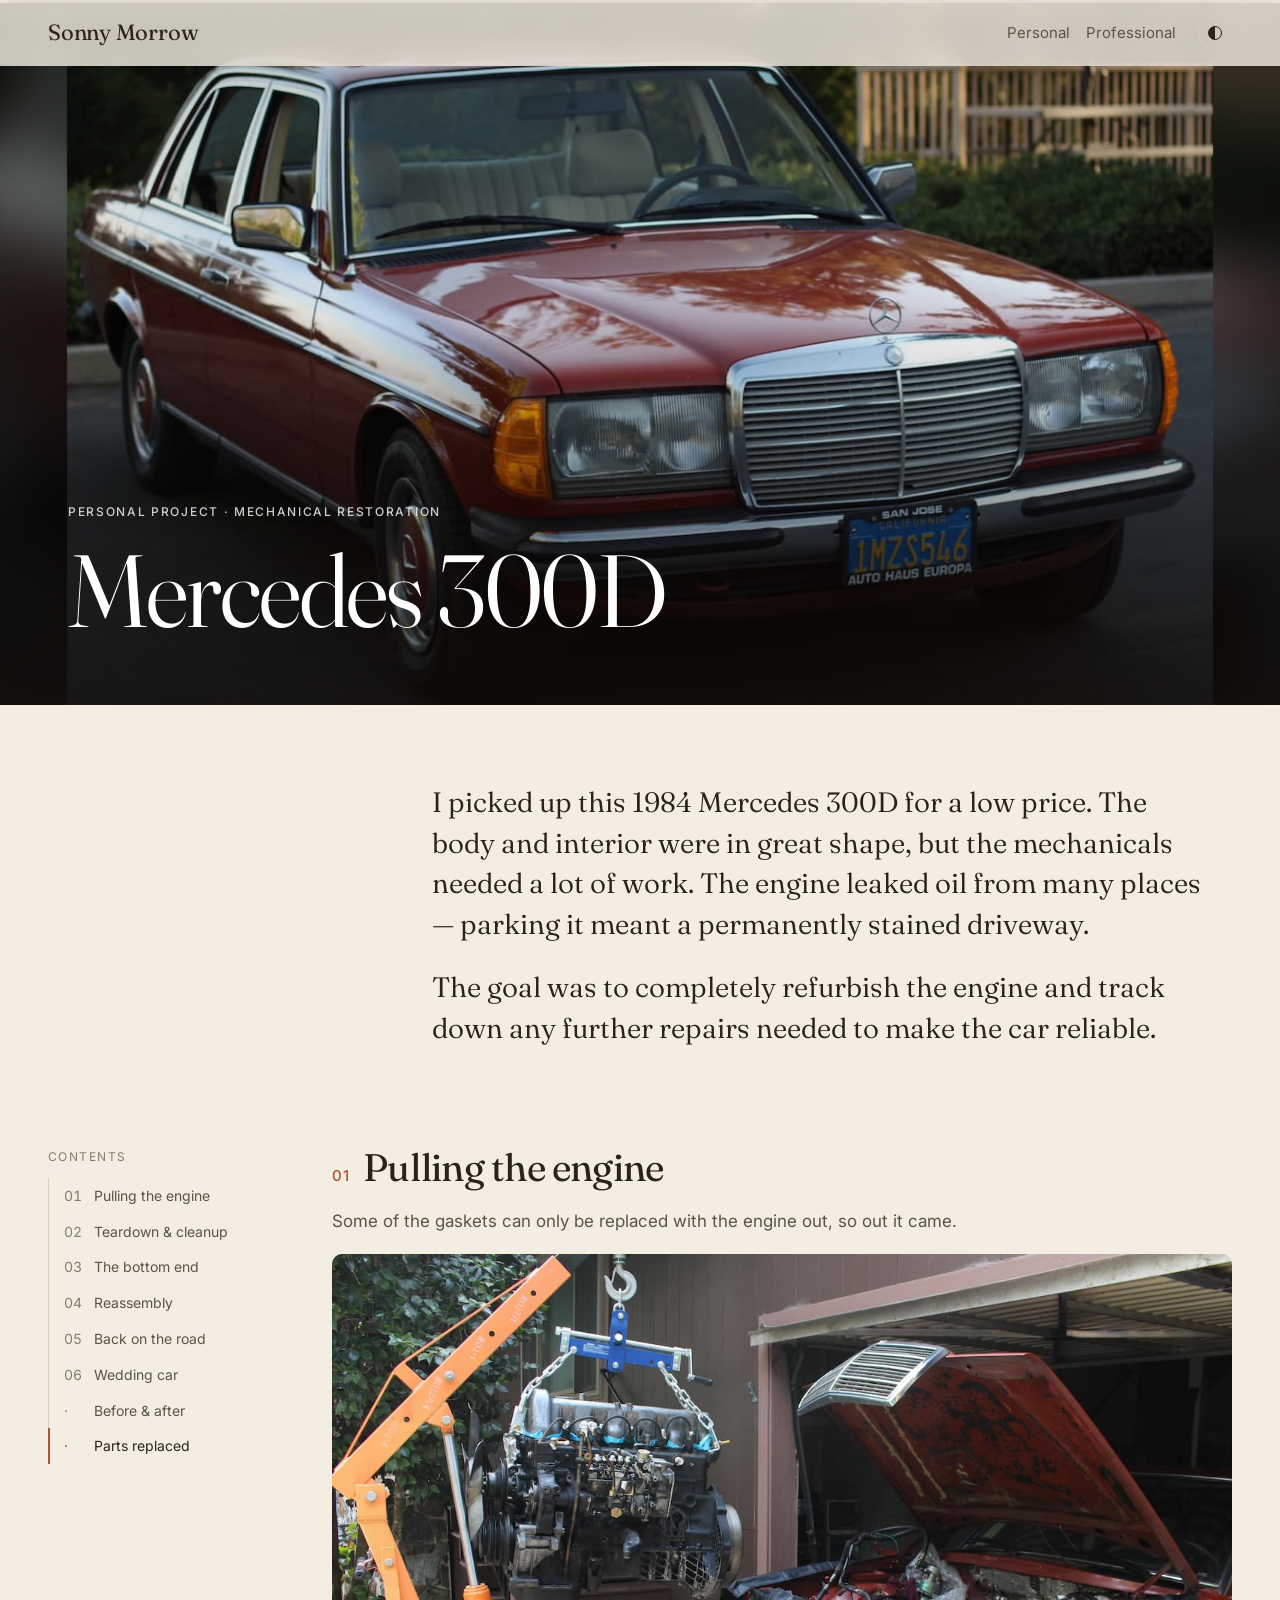
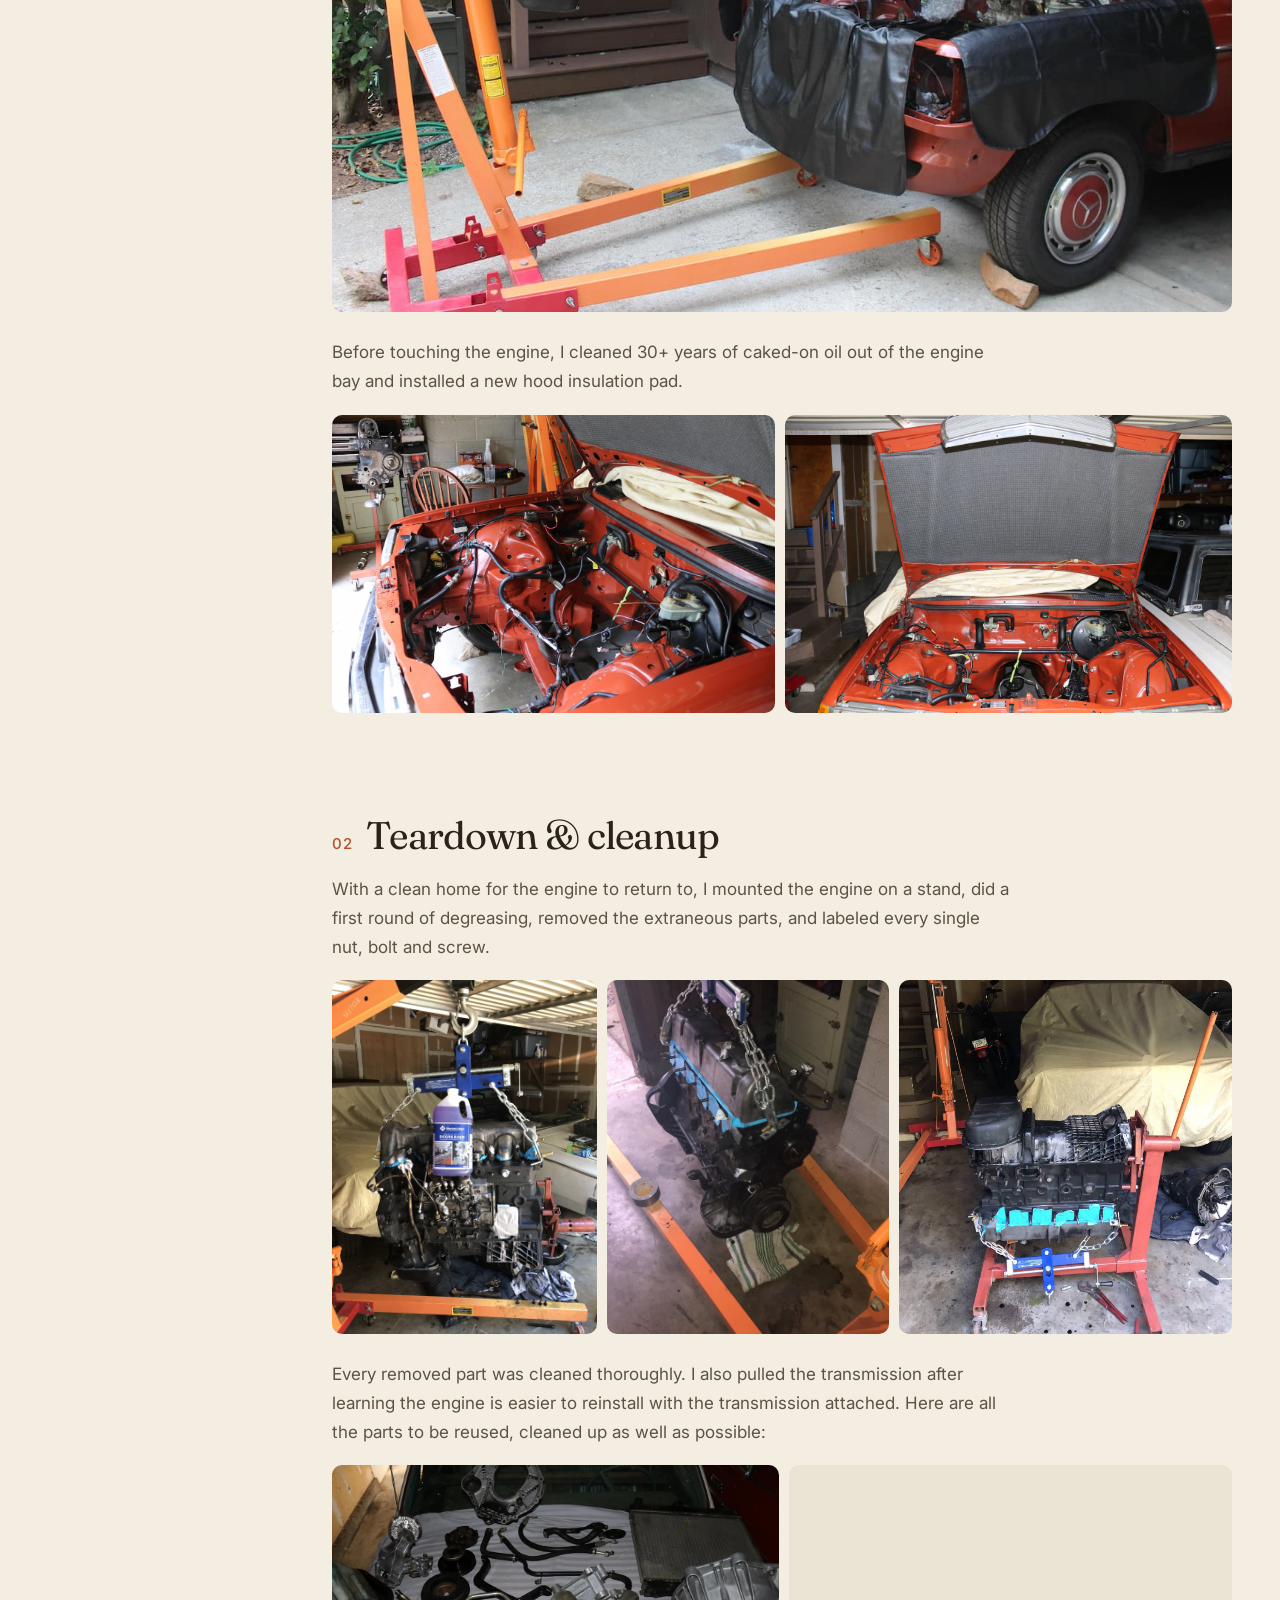
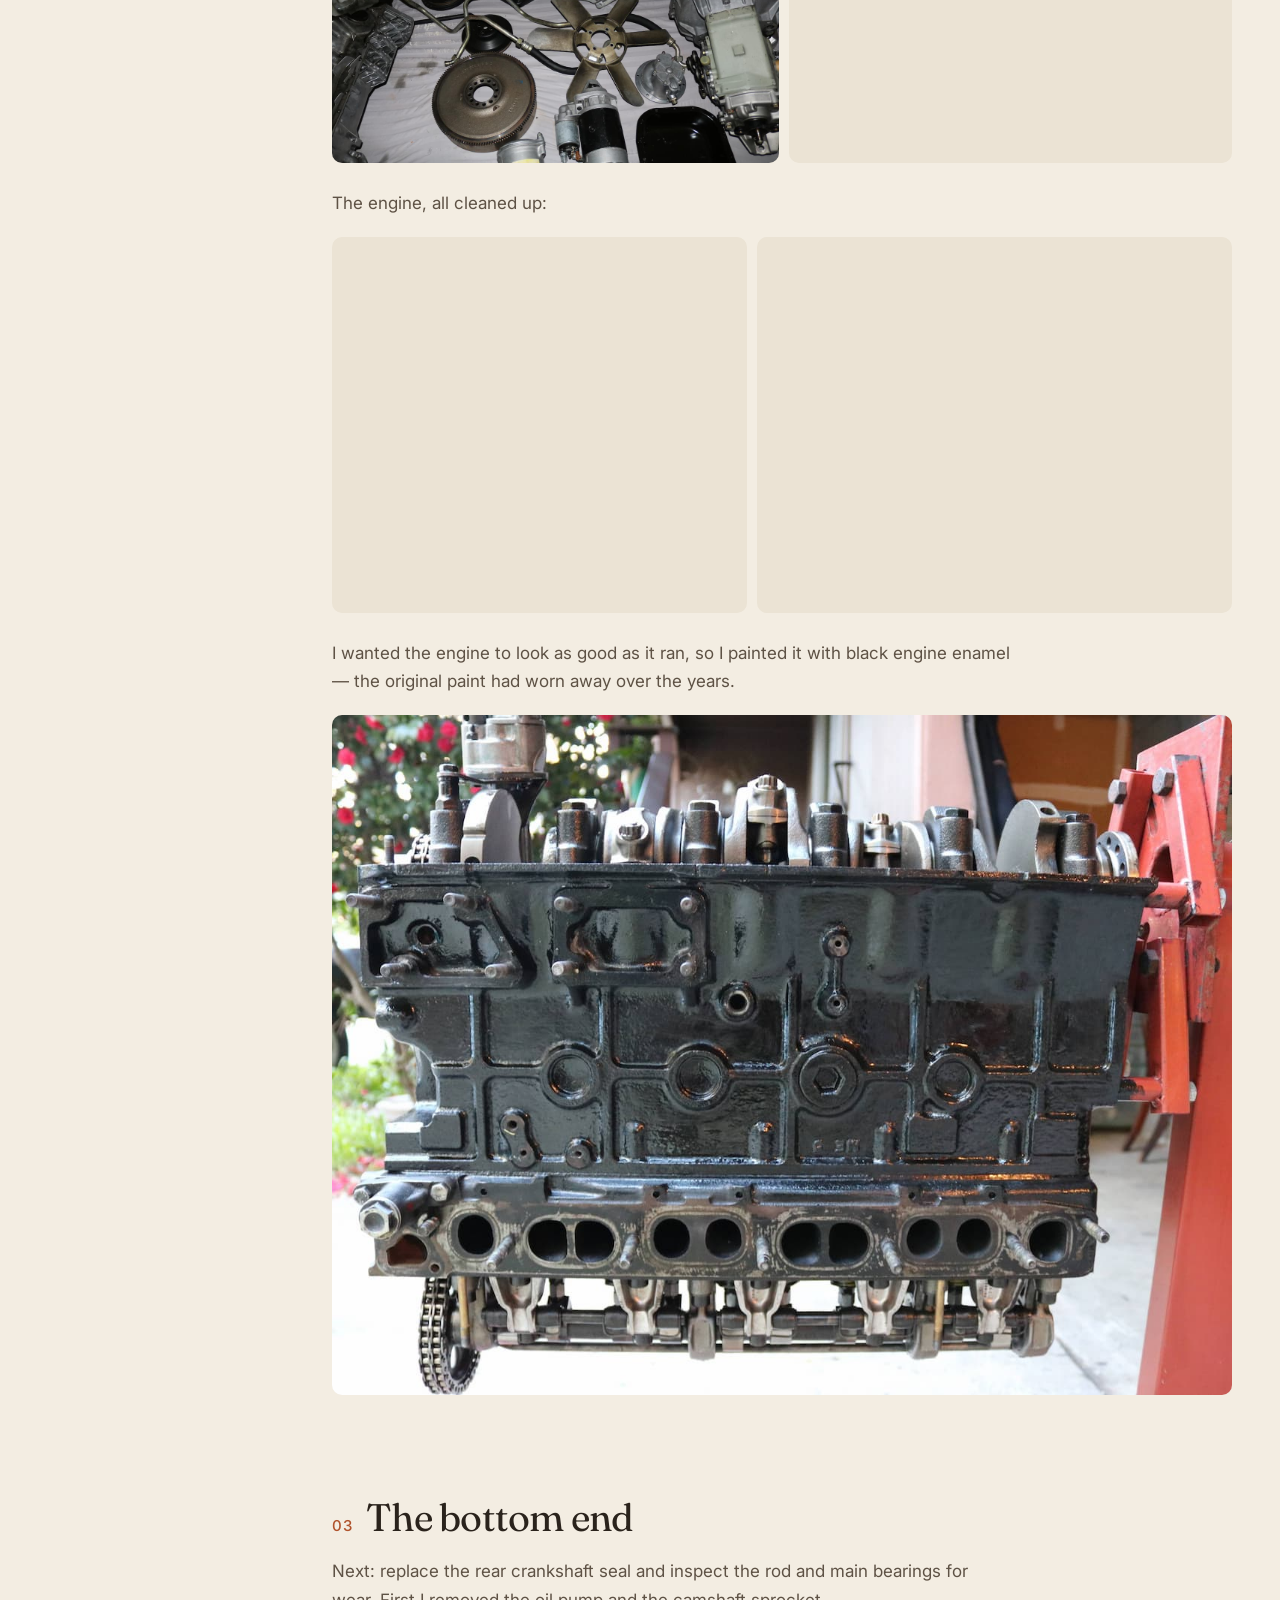
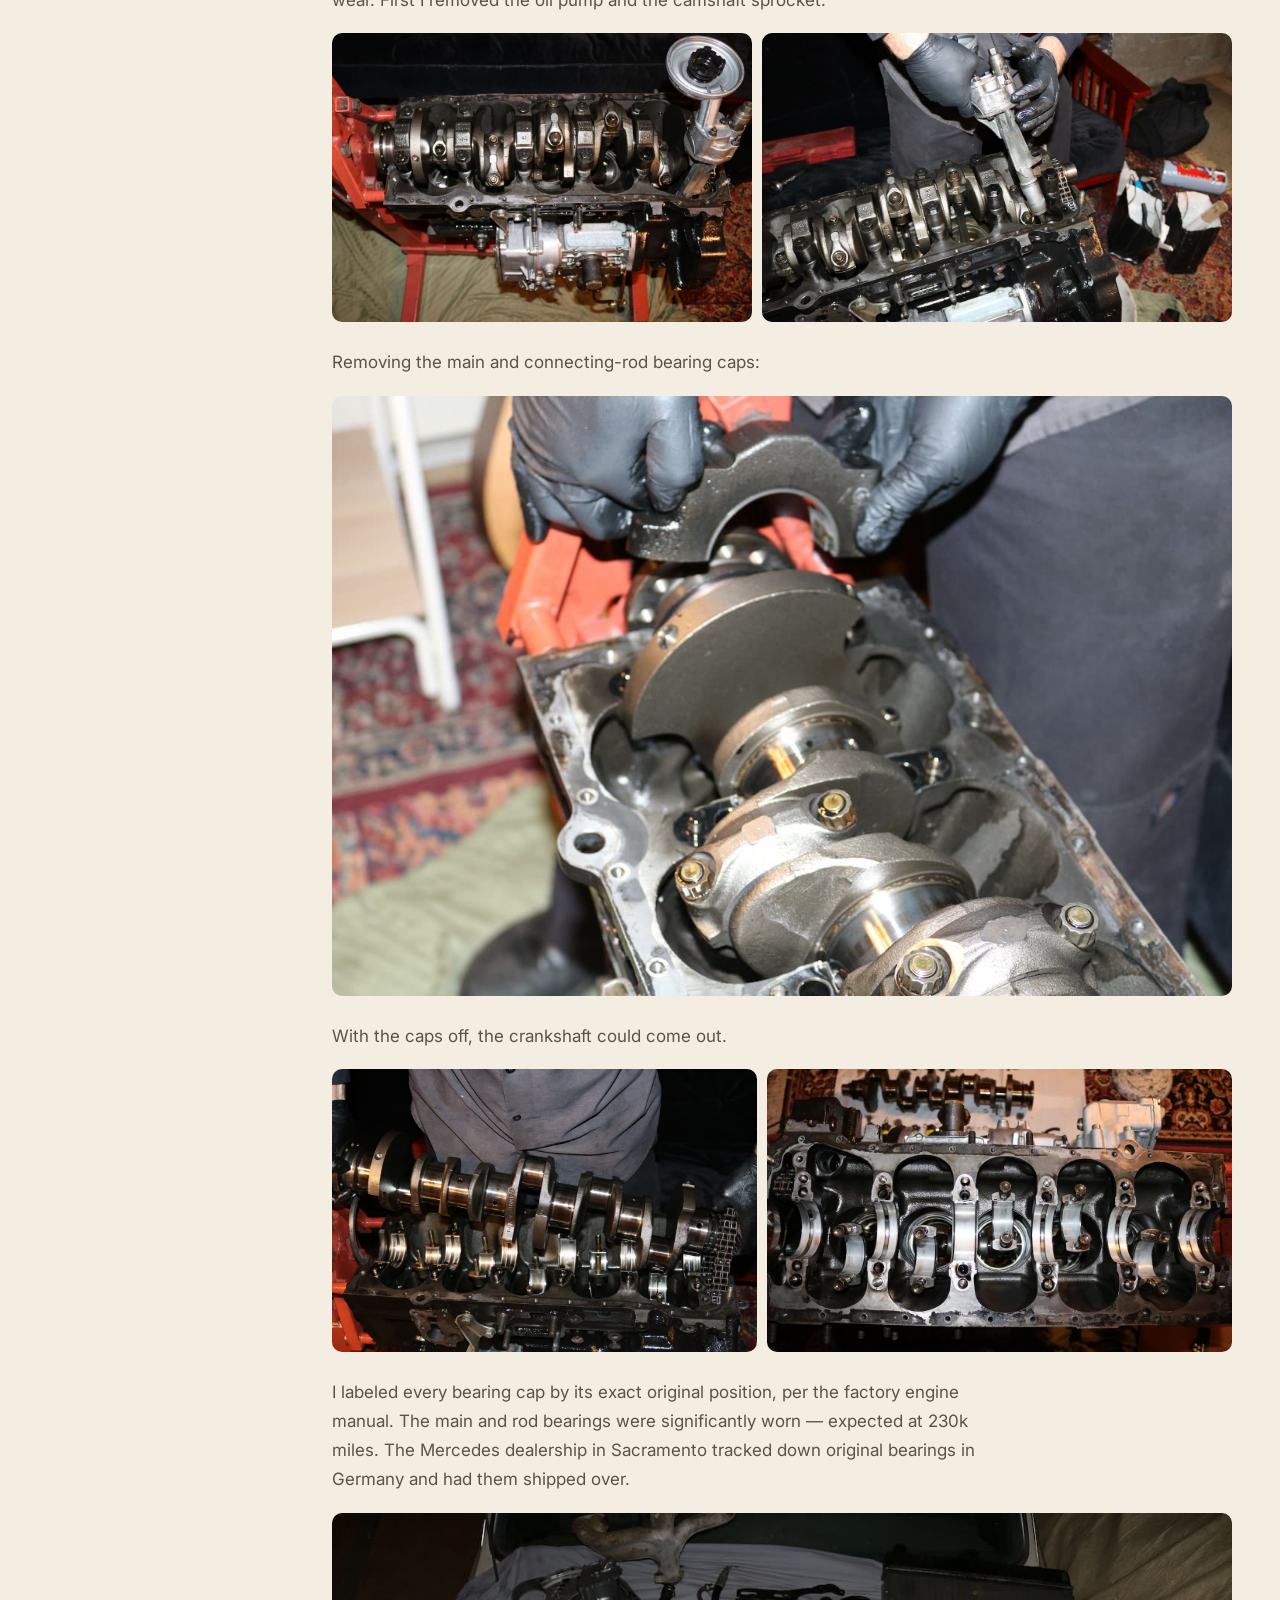
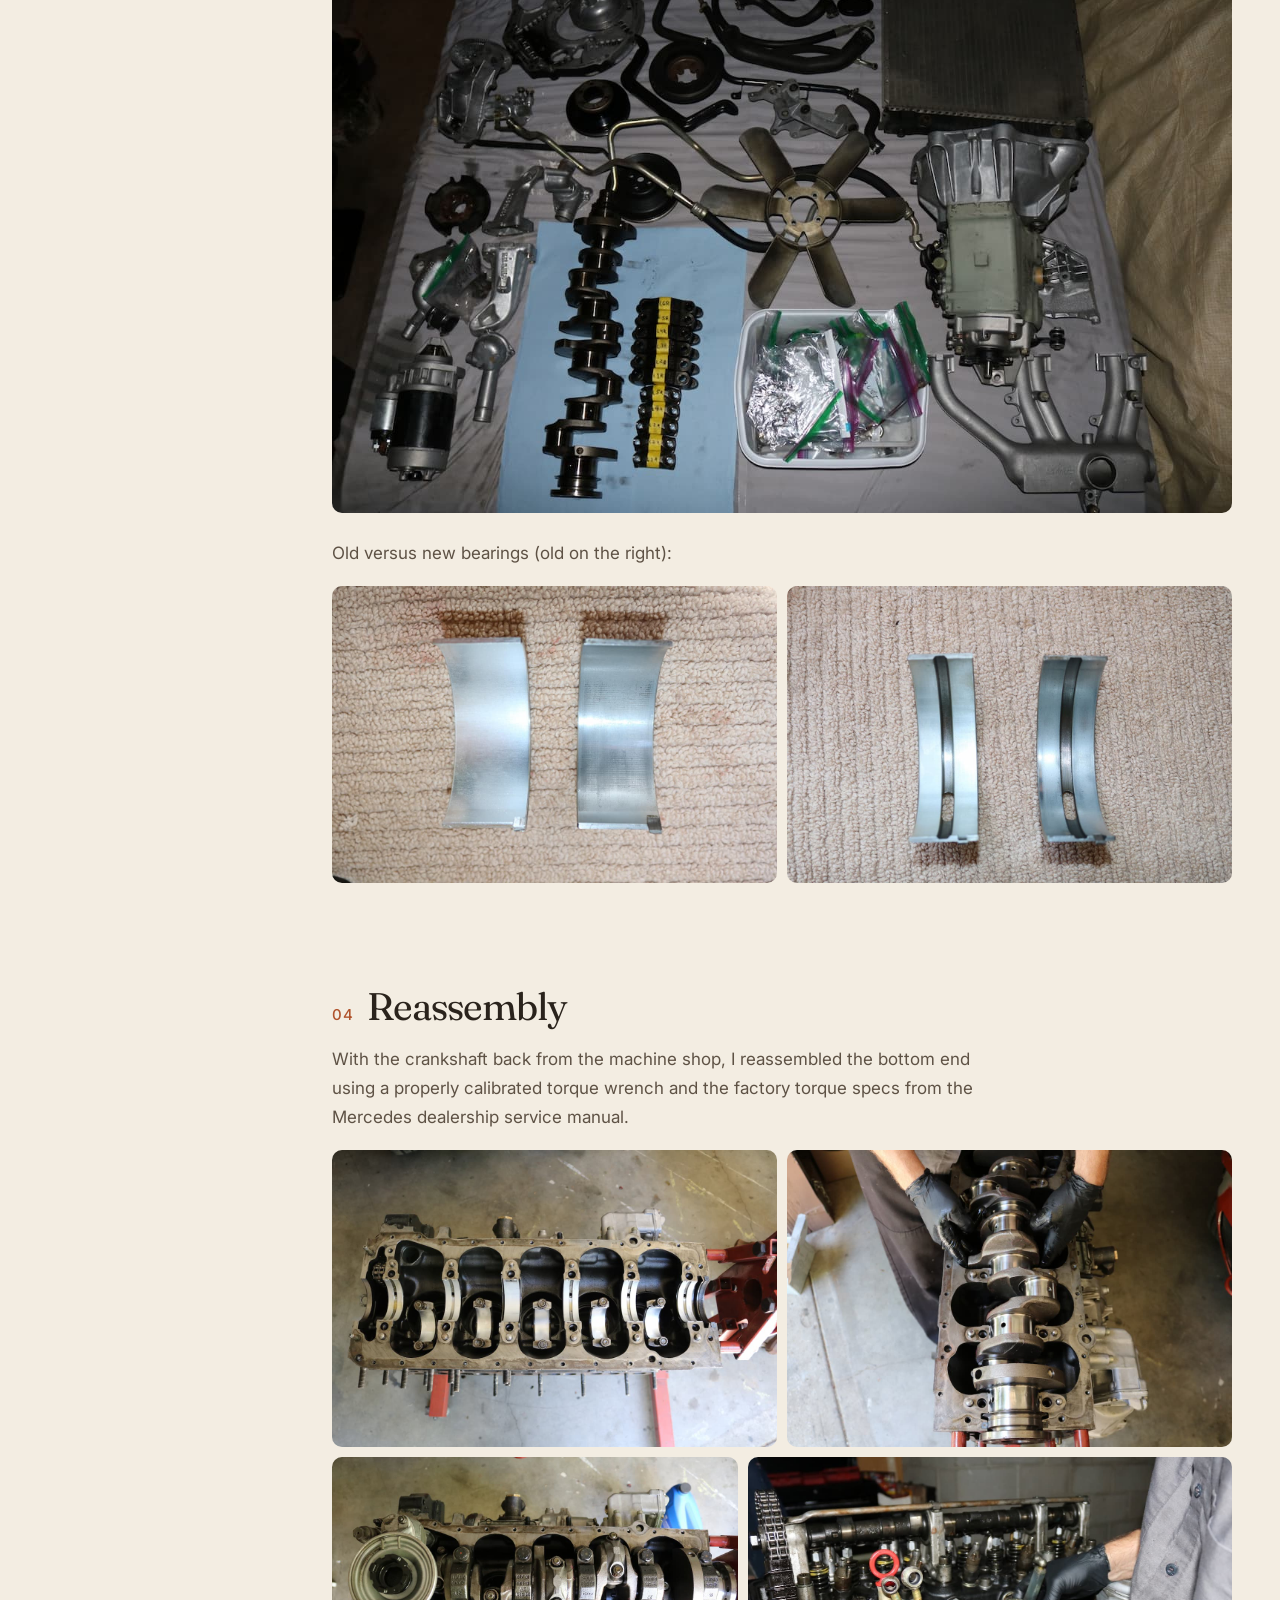
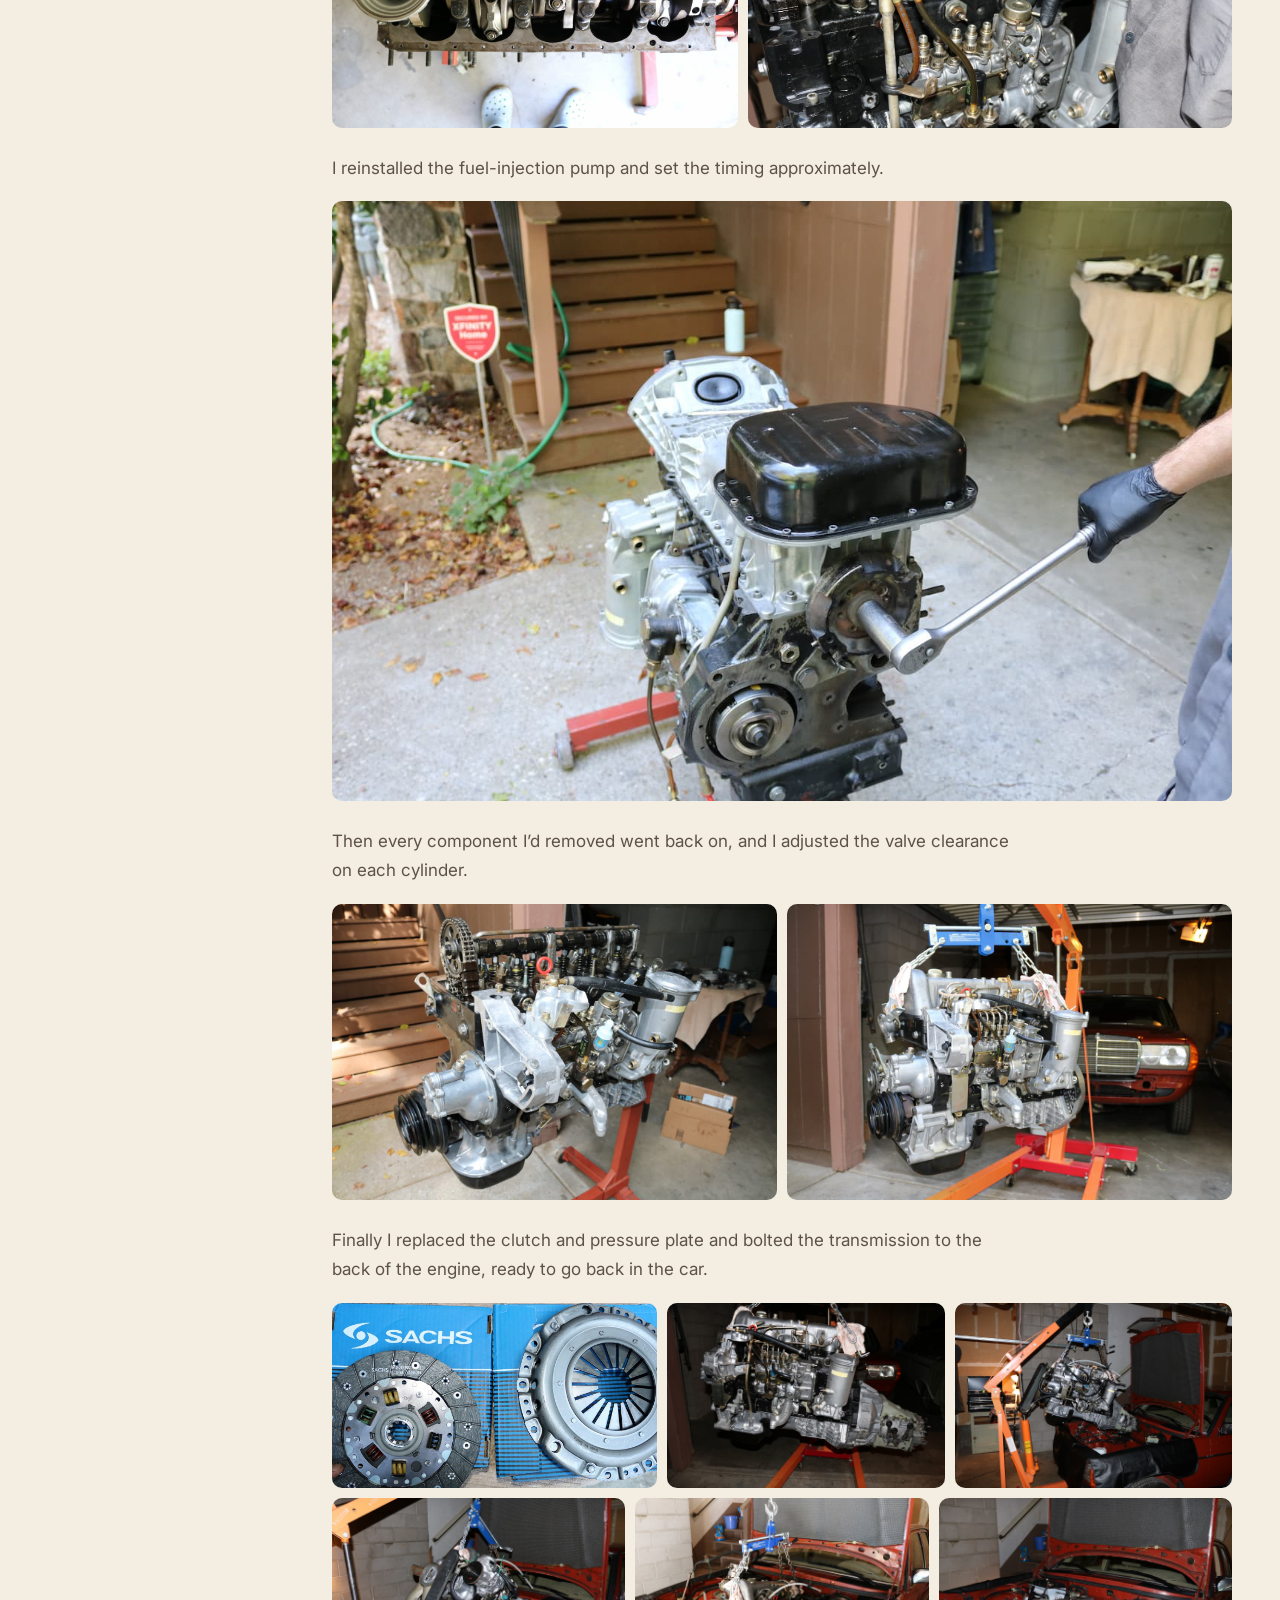
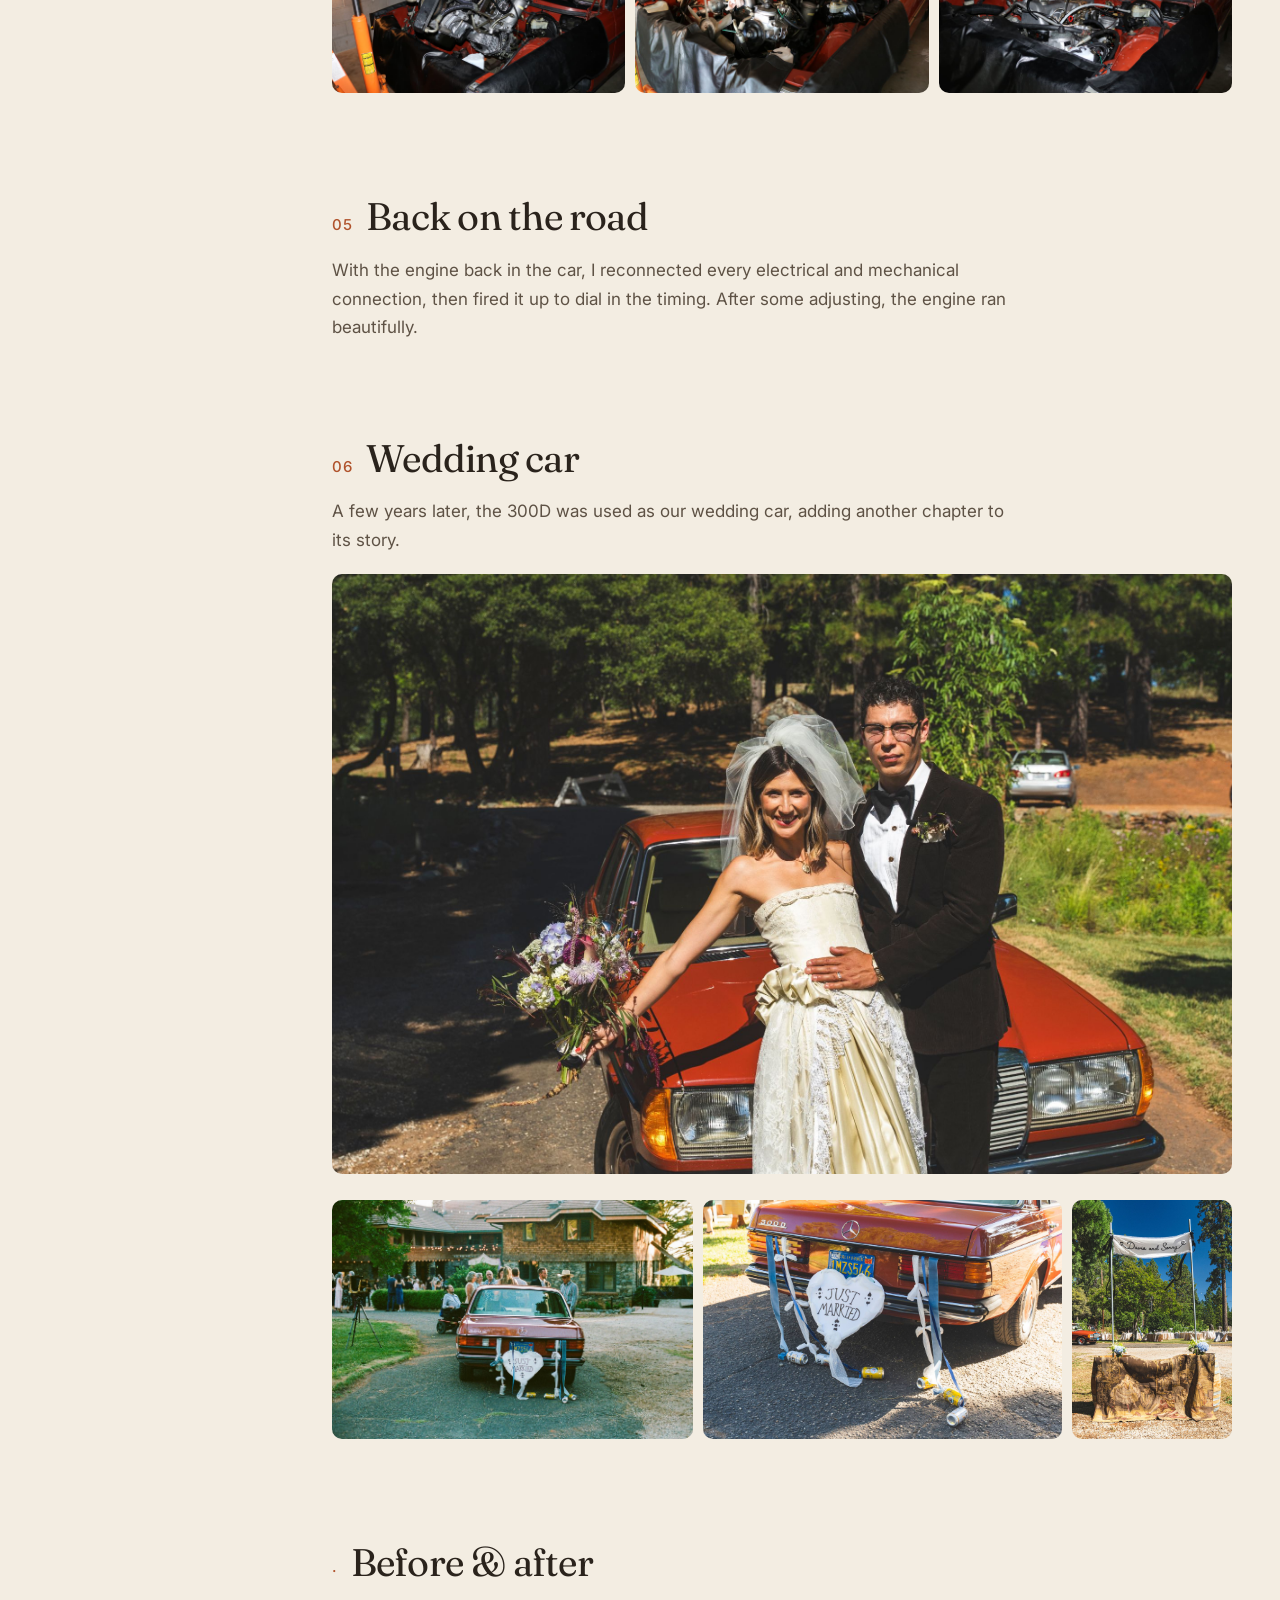
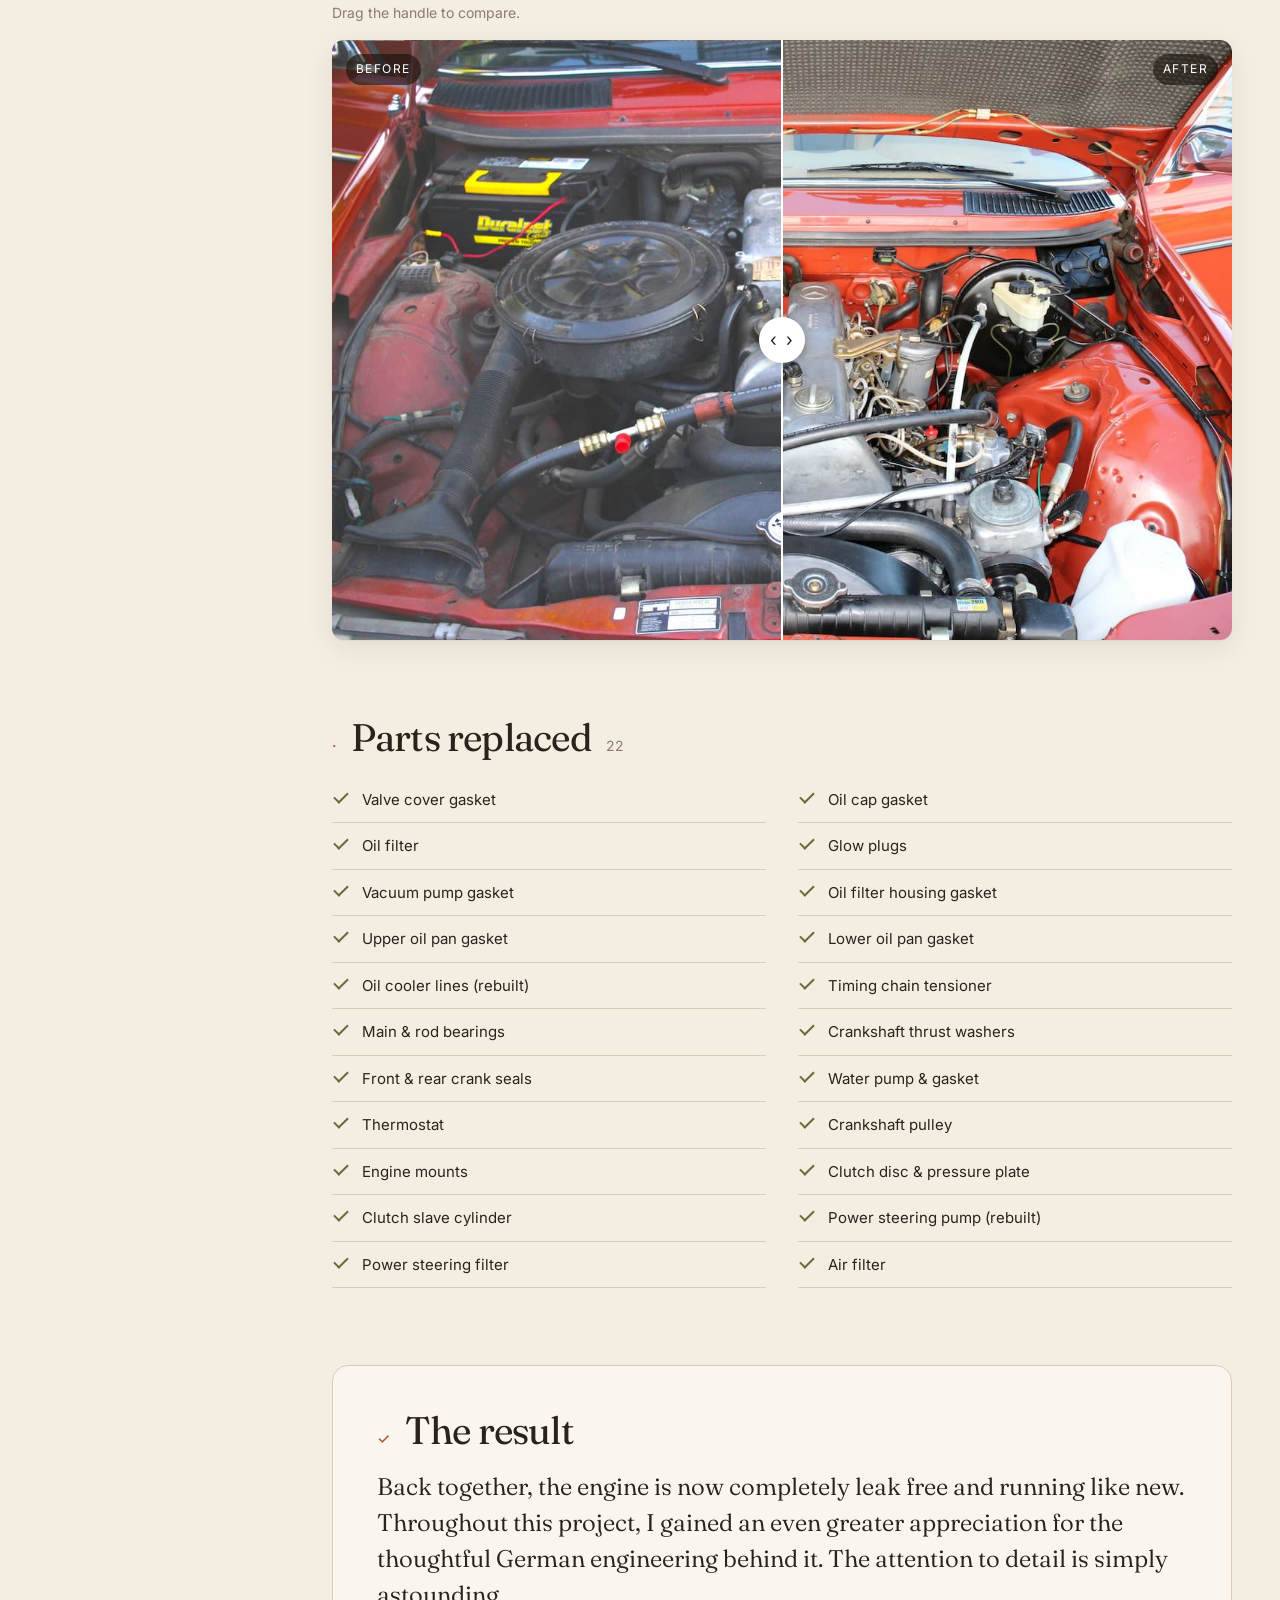
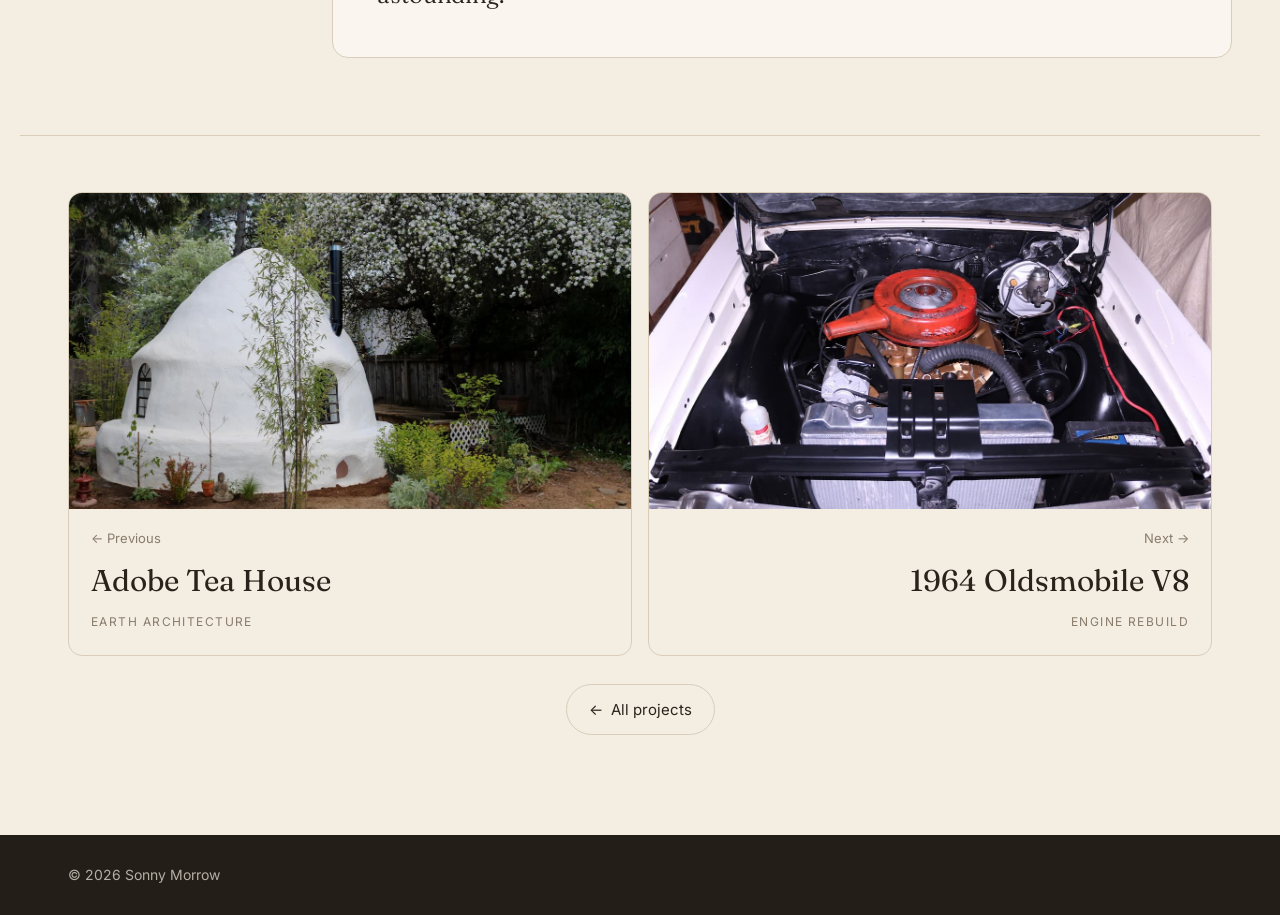
<file: projects/mercedes-300d/index.html>
<!doctype html>
<html lang="en">
<head>
<meta charset="utf-8">
<meta name="viewport" content="width=device-width, initial-scale=1">
<title>Mercedes 300D — Sonny Morrow</title>
<meta name="description" content="A tired 1984 Mercedes-Benz 300D with 230,000 miles, purchased from its original owner. I pulled the engine and transmission, completely refurbished both, and brought the car back to life.">
<meta property="og:title" content="Mercedes 300D — Sonny Morrow">
<meta property="og:description" content="A tired 1984 Mercedes-Benz 300D with 230,000 miles, purchased from its original owner. I pulled the engine and transmission, completely refurbished both, and brought the car back to life.">
<meta property="og:image" content="https://sonnymorrow.com/images/2.1.jpeg">
<meta name="twitter:card" content="summary_large_image">
<link rel="icon" href="../../assets/favicon.svg" type="image/svg+xml">
<link rel="preconnect" href="https://fonts.googleapis.com">
<link rel="preconnect" href="https://fonts.gstatic.com" crossorigin>
<link href="https://fonts.googleapis.com/css2?family=Fraunces:ital,opsz,wght@0,9..144,300..700;1,9..144,300..600&family=Inter:wght@400;500;600&display=swap" rel="stylesheet">
<link rel="stylesheet" href="../../assets/style.css?v=3109b7e1">
<script>document.documentElement.classList.add('js');try{var t=localStorage.getItem('theme');if(t)document.documentElement.dataset.theme=t}catch(e){}</script>
</head>
<body class="project">
<div class="progress" aria-hidden="true"></div>
<header class="site-header">
  <a class="wordmark" href="../../">Sonny Morrow</a>
  <nav>
    <a href="../../#personal">Personal</a>
    <a href="../../#professional">Professional</a>
    <button class="theme-toggle" type="button" aria-label="Toggle dark mode"><span></span></button>
  </nav>
</header>
<main>
<section class="p-hero">
  <img src="../../images/2.1.jpeg" width="1200" height="735" alt="" class="p-hero-fill" loading="lazy" decoding="async" sizes="100vw">
  <img src="../../images/2.1.jpeg" width="1200" height="735" alt="Mercedes 300D" class="p-hero-whole" fetchpriority="high" decoding="async" sizes="100vw">
  <div class="p-hero-text wrap">
    <span class="kicker">Personal project · Mechanical restoration</span>
    <h1>Mercedes 300D</h1>
  </div>
</section>

<section class="p-intro wrap">
  
  <div class="p-lede"><p>I picked up this 1984 Mercedes 300D for a low price. The body and interior were in great shape, but the mechanicals needed a lot of work. The engine leaked oil from many places — parking it meant a permanently stained driveway.</p><p>The goal was to completely refurbish the engine and track down any further repairs needed to make the car reliable.</p></div>
</section>

<div class="p-body wrap">
  <aside class="toc"><nav aria-label="Chapters"><p>Contents</p><ol><li><a href="#ch-1"><span>01</span>Pulling the engine</a></li><li><a href="#ch-2"><span>02</span>Teardown &amp; cleanup</a></li><li><a href="#ch-3"><span>03</span>The bottom end</a></li><li><a href="#ch-4"><span>04</span>Reassembly</a></li><li><a href="#ch-5"><span>05</span>Back on the road</a></li><li><a href="#ch-6"><span>06</span>Wedding car</a></li><li><a href="#before-after"><span>·</span>Before & after</a></li><li><a href="#parts"><span>·</span>Parts replaced</a></li></ol></nav></aside>
  <article class="chapters">
    <section class="chapter reveal" id="ch-1">
      <h2><span class="ch-num">01</span>Pulling the engine</h2>
      <p>Some of the gaskets can only be replaced with the engine out, so out it came.</p>
      <div class="gallery g1"><div class="grow"><div class="gi" style="--r:1.3683"><a class="ph" href="../../images/2.3.jpeg" data-lb><img src="../../images/2.3.jpeg" width="1200" height="877" alt="" loading="lazy" decoding="async" sizes="(min-width: 900px) 860px, 100vw"></a></div></div></div>
      <p>Before touching the engine, I cleaned 30+ years of caked-on oil out of the engine bay and installed a new hood insulation pad.</p>
      <div class="gallery"><div class="grow"><div class="gi" style="--r:1.4870"><a class="ph" href="../../images/2.5.jpeg" data-lb><img src="../../images/2.5.jpeg" width="1200" height="807" alt="" loading="lazy" decoding="async" sizes="(min-width: 900px) 430px, 50vw"></a></div><div class="gi" style="--r:1.5000"><a class="ph" href="../../images/2.6.jpeg" data-lb><img src="../../images/2.6.jpeg" width="1200" height="800" alt="" loading="lazy" decoding="async" sizes="(min-width: 900px) 430px, 50vw"></a></div></div></div>
    </section>
    <section class="chapter reveal" id="ch-2">
      <h2><span class="ch-num">02</span>Teardown &amp; cleanup</h2>
      <p>With a clean home for the engine to return to, I mounted the engine on a stand, did a first round of degreasing, removed the extraneous parts, and labeled every single nut, bolt and screw.</p>
      <div class="gallery"><div class="grow"><div class="gi" style="--r:0.7500"><a class="ph" href="../../images/2.8.jpeg" data-lb><img src="../../images/2.8.jpeg" width="1200" height="1600" alt="" loading="lazy" decoding="async" sizes="(min-width: 900px) 430px, 50vw"></a></div><div class="gi" style="--r:0.7973"><a class="ph" href="../../images/2.8.1.jpeg" data-lb><img src="../../images/2.8.1.jpeg" width="1200" height="1505" alt="" loading="lazy" decoding="async" sizes="(min-width: 900px) 430px, 50vw"></a></div><div class="gi" style="--r:0.9404"><a class="ph" href="../../images/2.7.jpeg" data-lb><img src="../../images/2.7.jpeg" width="1200" height="1276" alt="" loading="lazy" decoding="async" sizes="(min-width: 900px) 430px, 50vw"></a></div></div></div>
      <p>Every removed part was cleaned thoroughly. I also pulled the transmission after learning the engine is easier to reinstall with the transmission attached. Here are all the parts to be reused, cleaned up as well as possible:</p>
      <div class="gallery"><div class="grow"><div class="gi" style="--r:1.5000"><a class="ph" href="../../images/2.9.jpeg" data-lb><img src="../../images/2.9.jpeg" width="1200" height="800" alt="" loading="lazy" decoding="async" sizes="(min-width: 900px) 430px, 50vw"></a></div><div class="gi" style="--r:1.4851"><a class="ph" href="../../images/2.10.jpeg" data-lb><img src="../../images/2.10.jpeg" width="1200" height="808" alt="" loading="lazy" decoding="async" sizes="(min-width: 900px) 430px, 50vw"></a></div></div></div>
      <p>The engine, all cleaned up:</p>
      <div class="gallery"><div class="grow"><div class="gi" style="--r:1.1040"><a class="ph" href="../../images/2.11.jpeg" data-lb><img src="../../images/2.11.jpeg" width="1200" height="1087" alt="" loading="lazy" decoding="async" sizes="(min-width: 900px) 430px, 50vw"></a></div><div class="gi" style="--r:1.2658"><a class="ph" href="../../images/2.12.jpeg" data-lb><img src="../../images/2.12.jpeg" width="1200" height="948" alt="" loading="lazy" decoding="async" sizes="(min-width: 900px) 430px, 50vw"></a></div></div></div>
      <p>I wanted the engine to look as good as it ran, so I painted it with black engine enamel — the original paint had worn away over the years.</p>
      <div class="gallery g1"><div class="grow"><div class="gi" style="--r:1.3245"><a class="ph" href="../../images/2.14a.jpeg" data-lb><img src="../../images/2.14a.jpeg" width="1200" height="906" alt="" loading="lazy" decoding="async" sizes="(min-width: 900px) 860px, 100vw"></a></div></div></div>
    </section>
    <section class="chapter reveal" id="ch-3">
      <h2><span class="ch-num">03</span>The bottom end</h2>
      <p>Next: replace the rear crankshaft seal and inspect the rod and main bearings for wear. First I removed the oil pump and the camshaft sprocket.</p>
      <div class="gallery"><div class="grow"><div class="gi" style="--r:1.4528"><a class="ph" href="../../images/2.14.jpeg" data-lb><img src="../../images/2.14.jpeg" width="1200" height="826" alt="" loading="lazy" decoding="async" sizes="(min-width: 900px) 430px, 50vw"></a></div><div class="gi" style="--r:1.6282"><a class="ph" href="../../images/2.15.jpeg" data-lb><img src="../../images/2.15.jpeg" width="1200" height="737" alt="" loading="lazy" decoding="async" sizes="(min-width: 900px) 430px, 50vw"></a></div></div></div>
      <p>Removing the main and connecting-rod bearing caps:</p>
      <div class="gallery g1"><div class="grow"><div class="gi" style="--r:1.5000"><a class="ph" href="../../images/2.17.jpeg" data-lb><img src="../../images/2.17.jpeg" width="1200" height="800" alt="" loading="lazy" decoding="async" sizes="(min-width: 900px) 860px, 100vw"></a></div></div></div>
      <p>With the caps off, the crankshaft could come out.</p>
      <div class="gallery"><div class="grow"><div class="gi" style="--r:1.5000"><a class="ph" href="../../images/2.18.jpeg" data-lb><img src="../../images/2.18.jpeg" width="1200" height="800" alt="" loading="lazy" decoding="async" sizes="(min-width: 900px) 430px, 50vw"></a></div><div class="gi" style="--r:1.6438"><a class="ph" href="../../images/2.19.jpeg" data-lb><img src="../../images/2.19.jpeg" width="1200" height="730" alt="" loading="lazy" decoding="async" sizes="(min-width: 900px) 430px, 50vw"></a></div></div></div>
      <p>I labeled every bearing cap by its exact original position, per the factory engine manual. The main and rod bearings were significantly worn — expected at 230k miles. The Mercedes dealership in Sacramento tracked down original bearings in Germany and had them shipped over.</p>
      <div class="gallery g1"><div class="grow"><div class="gi" style="--r:1.5000"><a class="ph" href="../../images/2.20.jpeg" data-lb><img src="../../images/2.20.jpeg" width="1200" height="800" alt="" loading="lazy" decoding="async" sizes="(min-width: 900px) 860px, 100vw"></a></div></div></div>
      <p>Old versus new bearings (old on the right):</p>
      <div class="gallery"><div class="grow"><div class="gi" style="--r:1.5000"><a class="ph" href="../../images/2.21.jpeg" data-lb><img src="../../images/2.21.jpeg" width="1200" height="800" alt="" loading="lazy" decoding="async" sizes="(min-width: 900px) 430px, 50vw"></a></div><div class="gi" style="--r:1.5000"><a class="ph" href="../../images/2.22.jpeg" data-lb><img src="../../images/2.22.jpeg" width="1200" height="800" alt="" loading="lazy" decoding="async" sizes="(min-width: 900px) 430px, 50vw"></a></div></div></div>
    </section>
    <section class="chapter reveal" id="ch-4">
      <h2><span class="ch-num">04</span>Reassembly</h2>
      <p>With the crankshaft back from the machine shop, I reassembled the bottom end using a properly calibrated torque wrench and the factory torque specs from the Mercedes dealership service manual.</p>
      <div class="gallery"><div class="grow"><div class="gi" style="--r:1.5000"><a class="ph" href="../../images/2.23.jpeg" data-lb><img src="../../images/2.23.jpeg" width="1200" height="800" alt="" loading="lazy" decoding="async" sizes="(min-width: 900px) 430px, 50vw"></a></div><div class="gi" style="--r:1.5000"><a class="ph" href="../../images/2.24.jpeg" data-lb><img src="../../images/2.24.jpeg" width="1200" height="800" alt="" loading="lazy" decoding="async" sizes="(min-width: 900px) 430px, 50vw"></a></div></div><div class="grow"><div class="gi" style="--r:1.5000"><a class="ph" href="../../images/2.25.jpeg" data-lb><img src="../../images/2.25.jpeg" width="1200" height="800" alt="" loading="lazy" decoding="async" sizes="(min-width: 900px) 430px, 50vw"></a></div><div class="gi" style="--r:1.7884"><a class="ph" href="../../images/2.26.jpeg" data-lb><img src="../../images/2.26.jpeg" width="1200" height="671" alt="" loading="lazy" decoding="async" sizes="(min-width: 900px) 430px, 50vw"></a></div></div></div>
      <p>I reinstalled the fuel-injection pump and set the timing approximately.</p>
      <div class="gallery g1"><div class="grow"><div class="gi" style="--r:1.5000"><a class="ph" href="../../images/2.27.jpeg" data-lb><img src="../../images/2.27.jpeg" width="1200" height="800" alt="" loading="lazy" decoding="async" sizes="(min-width: 900px) 860px, 100vw"></a></div></div></div>
      <p>Then every component I’d removed went back on, and I adjusted the valve clearance on each cylinder.</p>
      <div class="gallery"><div class="grow"><div class="gi" style="--r:1.5000"><a class="ph" href="../../images/2.28.jpeg" data-lb><img src="../../images/2.28.jpeg" width="1200" height="800" alt="" loading="lazy" decoding="async" sizes="(min-width: 900px) 430px, 50vw"></a></div><div class="gi" style="--r:1.5000"><a class="ph" href="../../images/2.29.jpeg" data-lb><img src="../../images/2.29.jpeg" width="1200" height="800" alt="" loading="lazy" decoding="async" sizes="(min-width: 900px) 430px, 50vw"></a></div></div></div>
      <p>Finally I replaced the clutch and pressure plate and bolted the transmission to the back of the engine, ready to go back in the car.</p>
      <div class="gallery"><div class="grow"><div class="gi" style="--r:1.7595"><a class="ph" href="../../images/clutch.jpeg" data-lb><img src="../../images/clutch.jpeg" width="1200" height="682" alt="" loading="lazy" decoding="async" sizes="(min-width: 900px) 430px, 50vw"></a></div><div class="gi" style="--r:1.5000"><a class="ph" href="../../images/2.30.jpeg" data-lb><img src="../../images/2.30.jpeg" width="1200" height="800" alt="" loading="lazy" decoding="async" sizes="(min-width: 900px) 430px, 50vw"></a></div><div class="gi" style="--r:1.5000"><a class="ph" href="../../images/2.31.jpeg" data-lb><img src="../../images/2.31.jpeg" width="1200" height="800" alt="" loading="lazy" decoding="async" sizes="(min-width: 900px) 430px, 50vw"></a></div></div><div class="grow"><div class="gi" style="--r:1.5000"><a class="ph" href="../../images/2.32.jpeg" data-lb><img src="../../images/2.32.jpeg" width="1200" height="800" alt="" loading="lazy" decoding="async" sizes="(min-width: 900px) 430px, 50vw"></a></div><div class="gi" style="--r:1.5000"><a class="ph" href="../../images/2.33.jpeg" data-lb><img src="../../images/2.33.jpeg" width="1200" height="800" alt="" loading="lazy" decoding="async" sizes="(min-width: 900px) 430px, 50vw"></a></div><div class="gi" style="--r:1.5000"><a class="ph" href="../../images/2.34.jpeg" data-lb><img src="../../images/2.34.jpeg" width="1200" height="800" alt="" loading="lazy" decoding="async" sizes="(min-width: 900px) 430px, 50vw"></a></div></div></div>
    </section>
    <section class="chapter reveal" id="ch-5">
      <h2><span class="ch-num">05</span>Back on the road</h2>
      <p>With the engine back in the car, I reconnected every electrical and mechanical connection, then fired it up to dial in the timing. After some adjusting, the engine ran beautifully.</p>
    </section>
    <section class="chapter reveal" id="ch-6">
      <h2><span class="ch-num">06</span>Wedding car</h2>
      <p>A few years later, the 300D was used as our wedding car, adding another chapter to its story.</p>
      <div class="gallery g1"><div class="grow"><div class="gi" style="--r:1.5004"><a class="ph" href="../../images/mercedes-wedding-couple.jpeg" data-lb><img src="../../images/mercedes-wedding-couple.jpeg" width="2000" height="1333" alt="" loading="lazy" decoding="async" sizes="(min-width: 900px) 860px, 100vw"></a></div></div></div>
      <div class="gallery"><div class="grow"><div class="gi" style="--r:1.5091"><a class="ph" href="../../images/mercedes-wedding-getaway.jpeg" data-lb><img src="../../images/mercedes-wedding-getaway.jpeg" width="1500" height="994" alt="" loading="lazy" decoding="async" sizes="(min-width: 900px) 430px, 50vw"></a></div><div class="gi" style="--r:1.5004"><a class="ph" href="../../images/mercedes-wedding-just-married.jpeg" data-lb><img src="../../images/mercedes-wedding-just-married.jpeg" width="2000" height="1333" alt="" loading="lazy" decoding="async" sizes="(min-width: 900px) 430px, 50vw"></a></div><div class="gi" style="--r:0.6667"><a class="ph" href="../../images/mercedes-wedding-arch.jpeg" data-lb><img src="../../images/mercedes-wedding-arch.jpeg" width="1000" height="1500" alt="" loading="lazy" decoding="async" sizes="(min-width: 900px) 430px, 50vw"></a></div></div></div>
    </section>
    <section class="chapter reveal" id="before-after">
      <h2><span class="ch-num">·</span>Before &amp; after</h2>
      <p class="hint">Drag the handle to compare.</p>
      <div class="ba" style="--pos:50%">
        <img src="../../images/2.35.jpeg" width="1200" height="800" alt="After" class="ba-after" loading="lazy" decoding="async" sizes="100vw">
        <div class="ba-before"><img src="../../images/2.36.jpeg" width="1200" height="800" alt="Before" loading="lazy" decoding="async" sizes="100vw"></div>
        <span class="ba-label l">Before</span><span class="ba-label r">After</span>
        <input type="range" min="0" max="100" value="50" aria-label="Before and after comparison">
        <span class="ba-handle" aria-hidden="true"></span>
      </div>
    </section>
    <section class="chapter reveal" id="parts">
      <h2><span class="ch-num">·</span>Parts replaced <small>22</small></h2>
      <ul class="parts"><li>Valve cover gasket</li><li>Oil cap gasket</li><li>Oil filter</li><li>Glow plugs</li><li>Vacuum pump gasket</li><li>Oil filter housing gasket</li><li>Upper oil pan gasket</li><li>Lower oil pan gasket</li><li>Oil cooler lines (rebuilt)</li><li>Timing chain tensioner</li><li>Main &amp; rod bearings</li><li>Crankshaft thrust washers</li><li>Front &amp; rear crank seals</li><li>Water pump &amp; gasket</li><li>Thermostat</li><li>Crankshaft pulley</li><li>Engine mounts</li><li>Clutch disc &amp; pressure plate</li><li>Clutch slave cylinder</li><li>Power steering pump (rebuilt)</li><li>Power steering filter</li><li>Air filter</li></ul>
    </section>
    <section class="chapter outcome reveal">
      <h2><span class="ch-num">✓</span>The result</h2>
      <p>Back together, the engine is now completely leak free and running like new. Throughout this project, I gained an even greater appreciation for the thoughtful German engineering behind it. The attention to detail is simply astounding.</p>
    </section>
    
  </article>
</div>

<nav class="pager wrap" aria-label="More projects">
  <a href="../../projects/earthbag-dome/" class="prev"><div class="pager-img"><img src="../../images/pic01.jpeg" width="1200" height="727" alt="" loading="lazy" decoding="async" sizes="(min-width: 900px) 520px, 100vw"></div><div class="pager-text"><span>← Previous</span><strong>Adobe Tea House</strong><em>Earth architecture</em></div></a>
  <a href="../../projects/oldsmobile-1964/" class="next"><div class="pager-img"><img src="../../images/3.22.jpeg" width="1200" height="800" alt="" loading="lazy" decoding="async" sizes="(min-width: 900px) 520px, 100vw"></div><div class="pager-text"><span>Next →</span><strong>1964 Oldsmobile V8</strong><em>Engine rebuild</em></div></a>
  <a class="pager-home" href="../../#work"><span aria-hidden="true">←</span> All projects</a>
</nav>
</main>
<footer class="site-footer">
  <div class="wrap">
    <div class="footer-row">
      <span>© 2026 Sonny Morrow</span>
    </div>
  </div>
</footer>
<div class="lightbox" hidden role="dialog" aria-modal="true" aria-label="Photo viewer">
  <button class="lb-close" aria-label="Close">×</button>
  <button class="lb-prev" aria-label="Previous photo">‹</button>
  <figure><img alt=""><figcaption></figcaption></figure>
  <button class="lb-next" aria-label="Next photo">›</button>
</div>
<script src="../../assets/site.js?v=497e6ebc" defer></script>
</body>
</html>
</file>
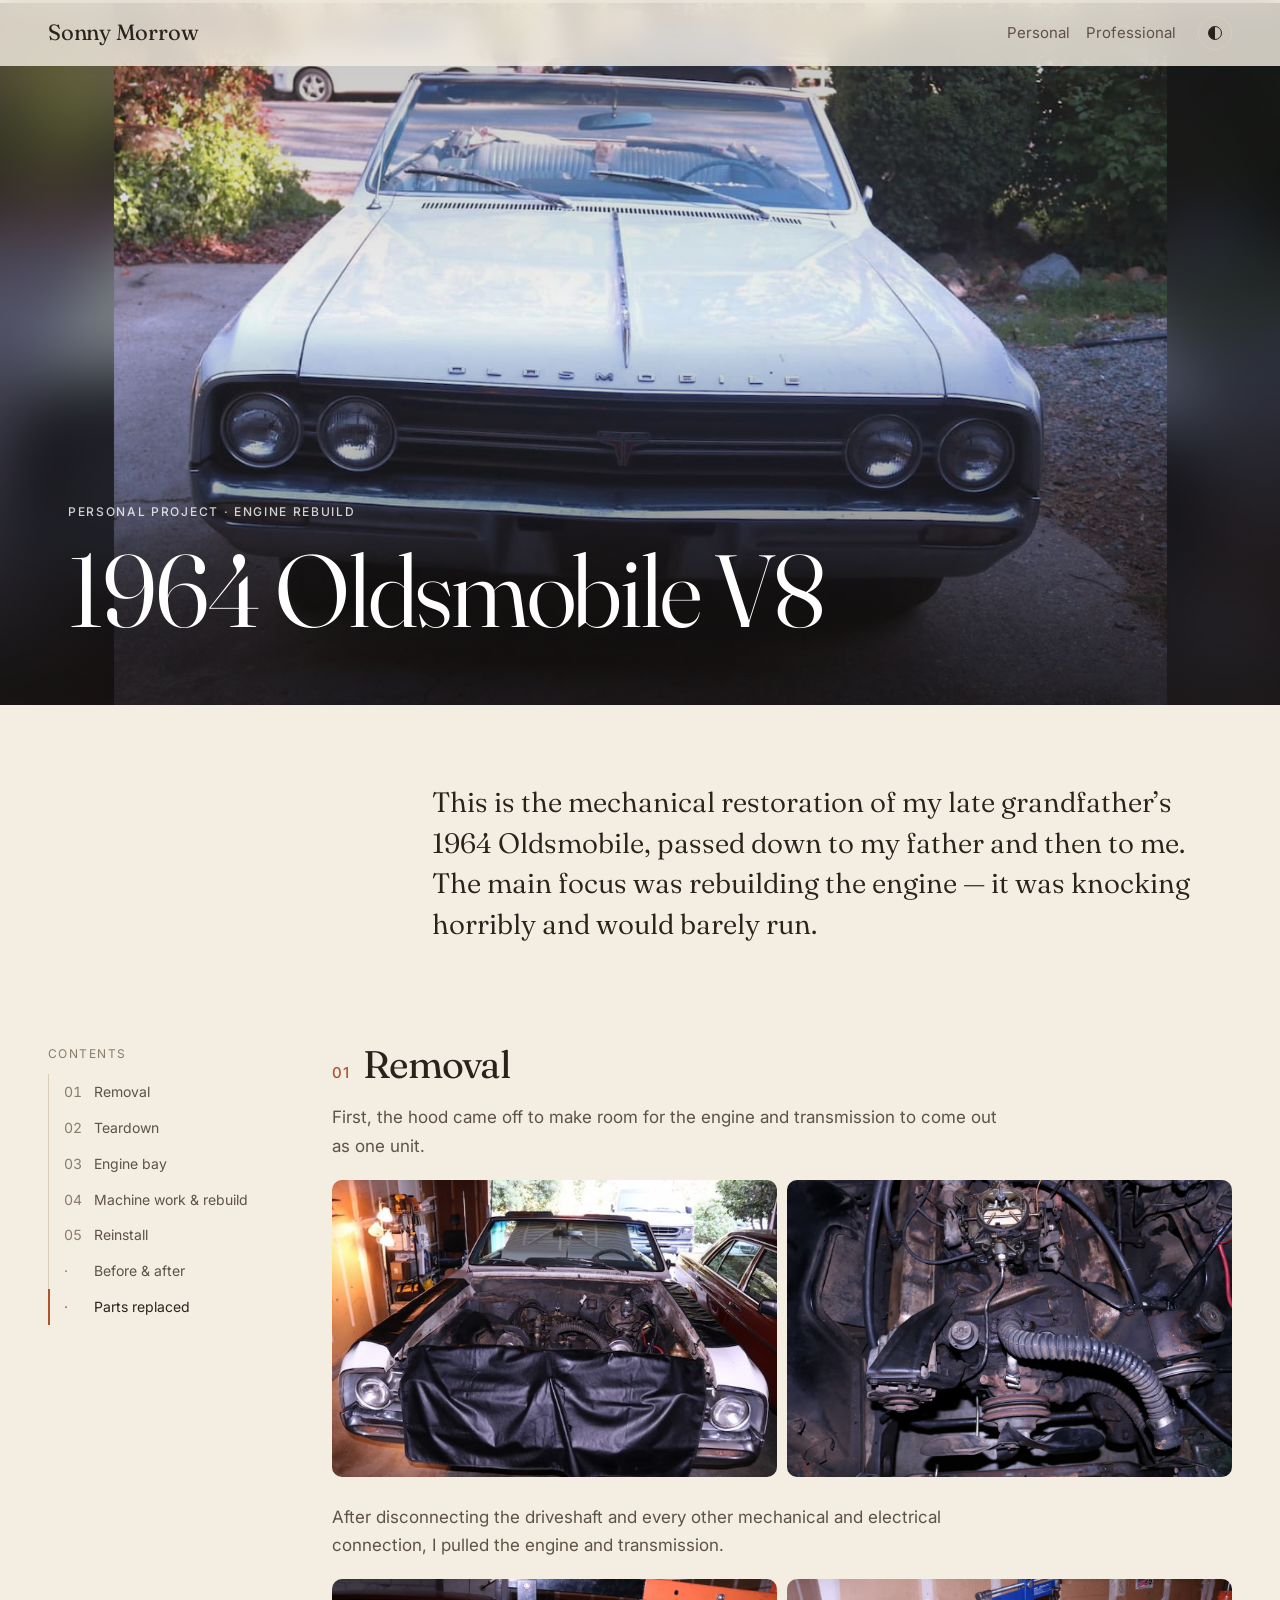
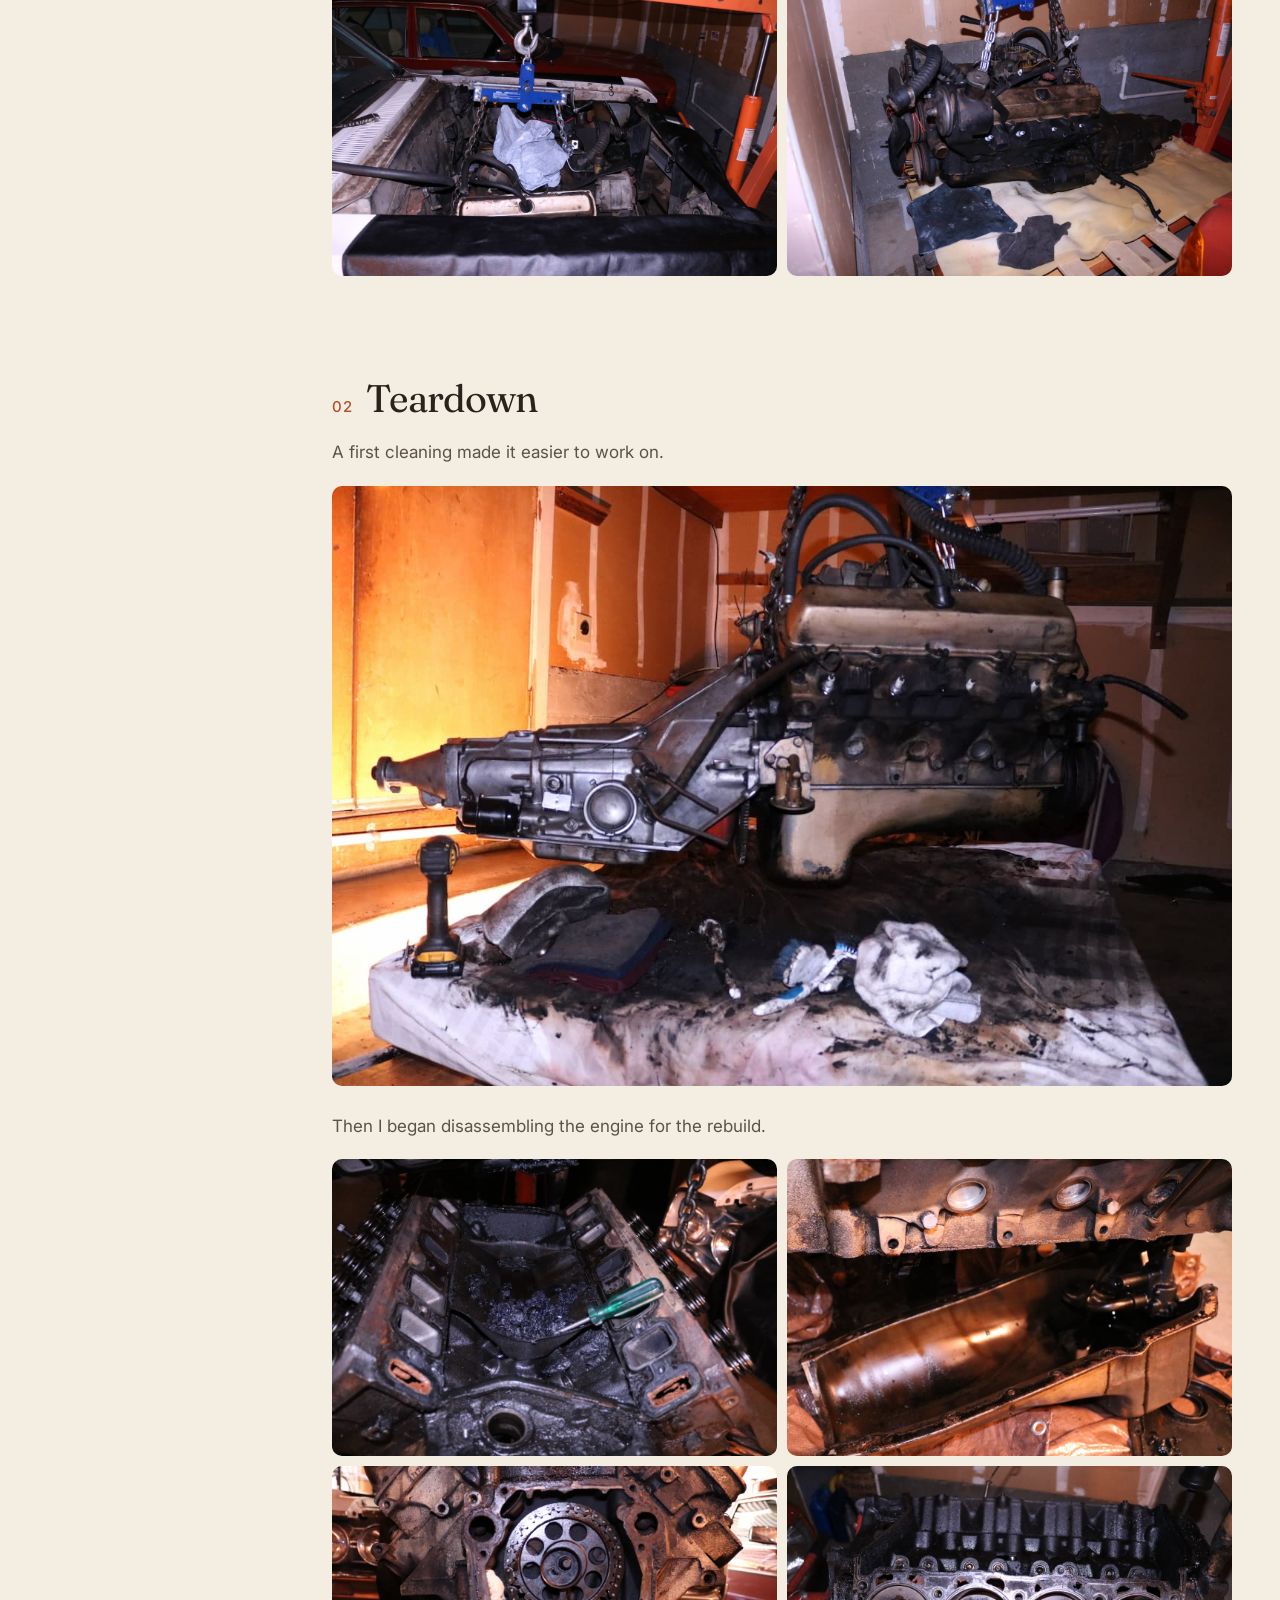
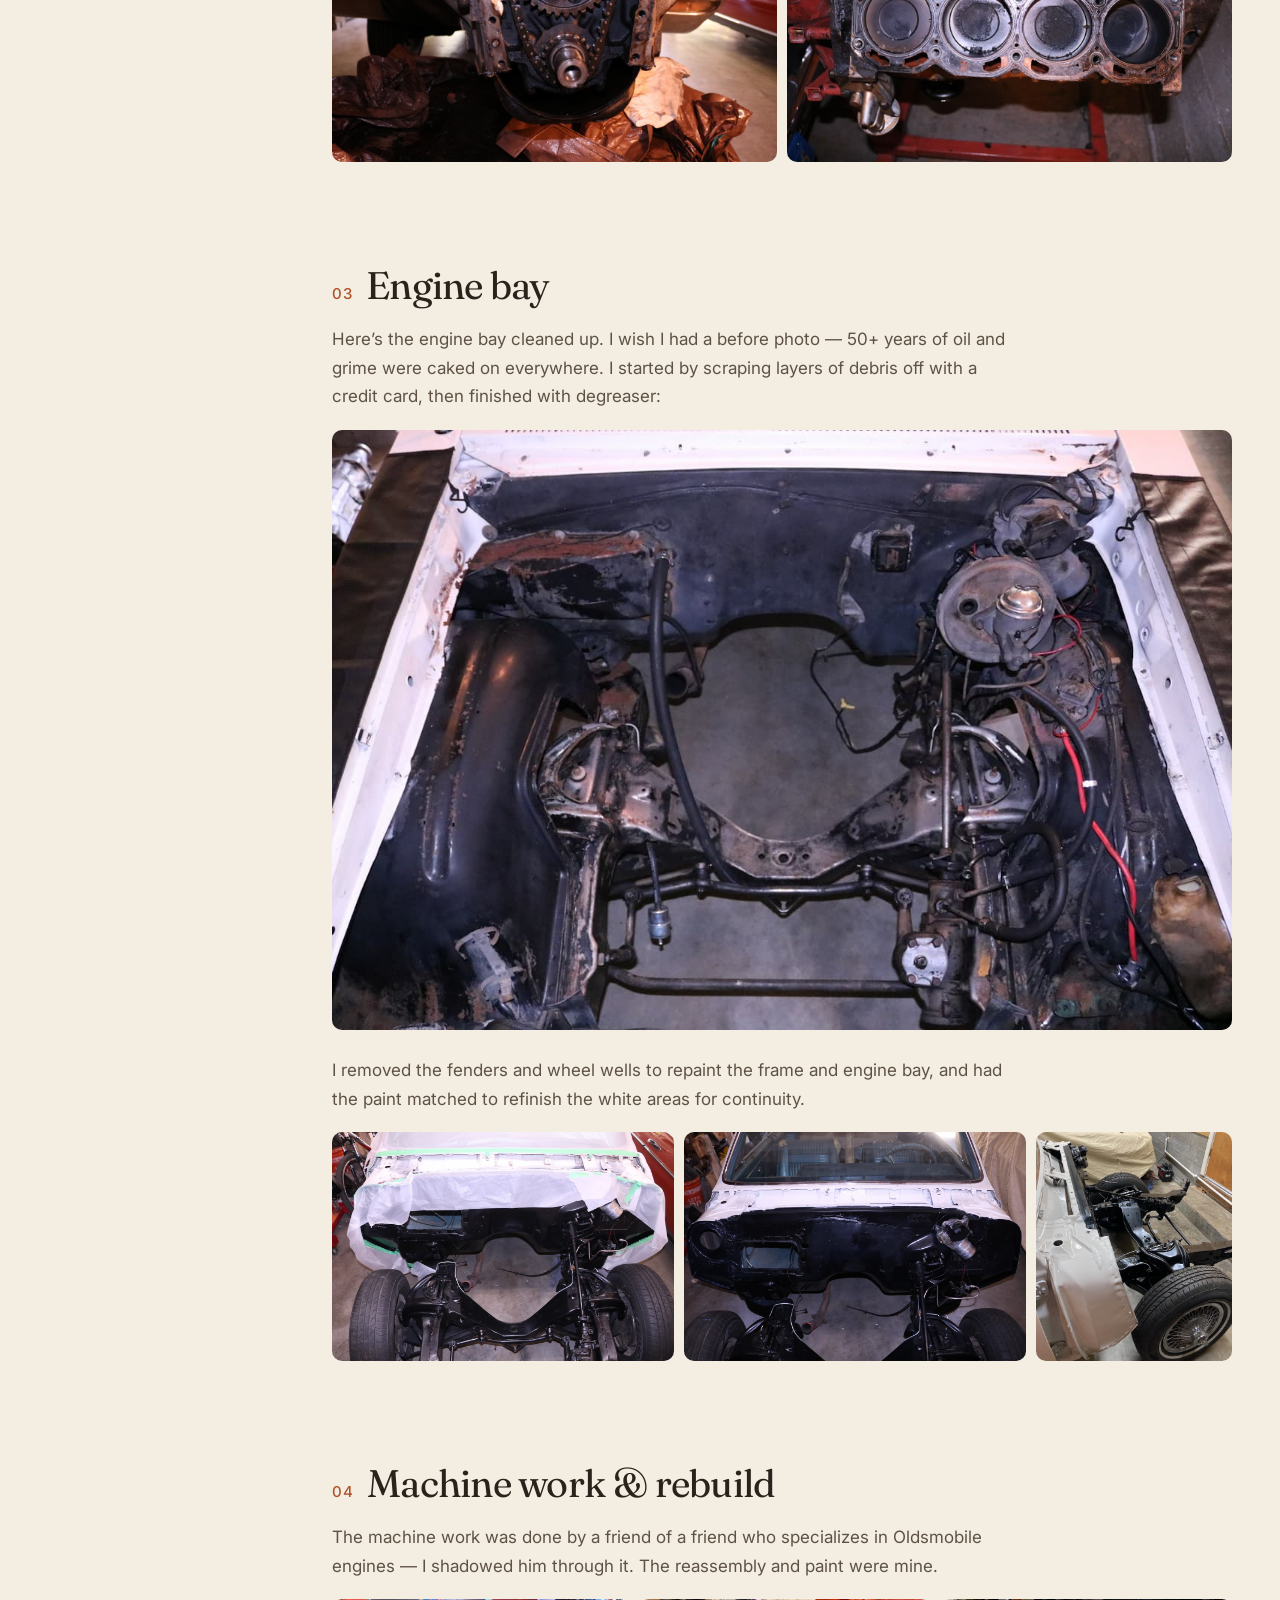
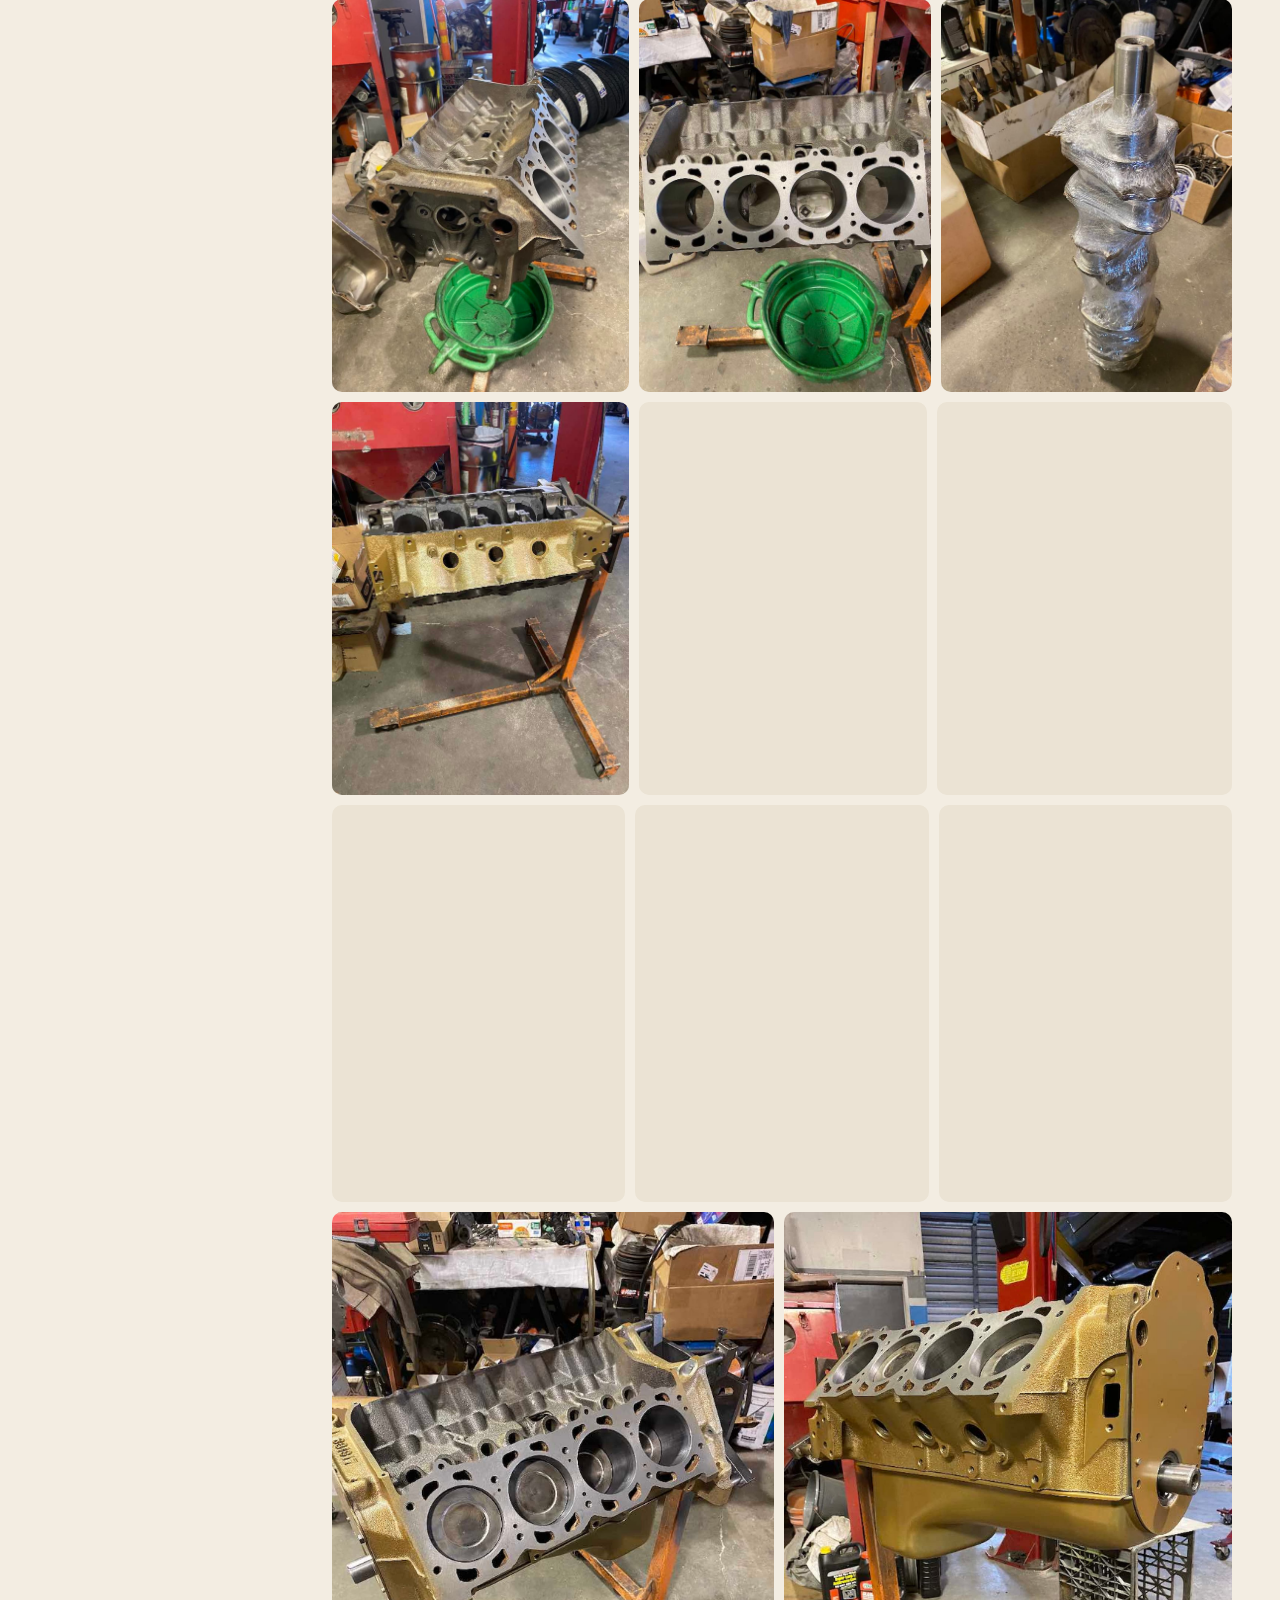
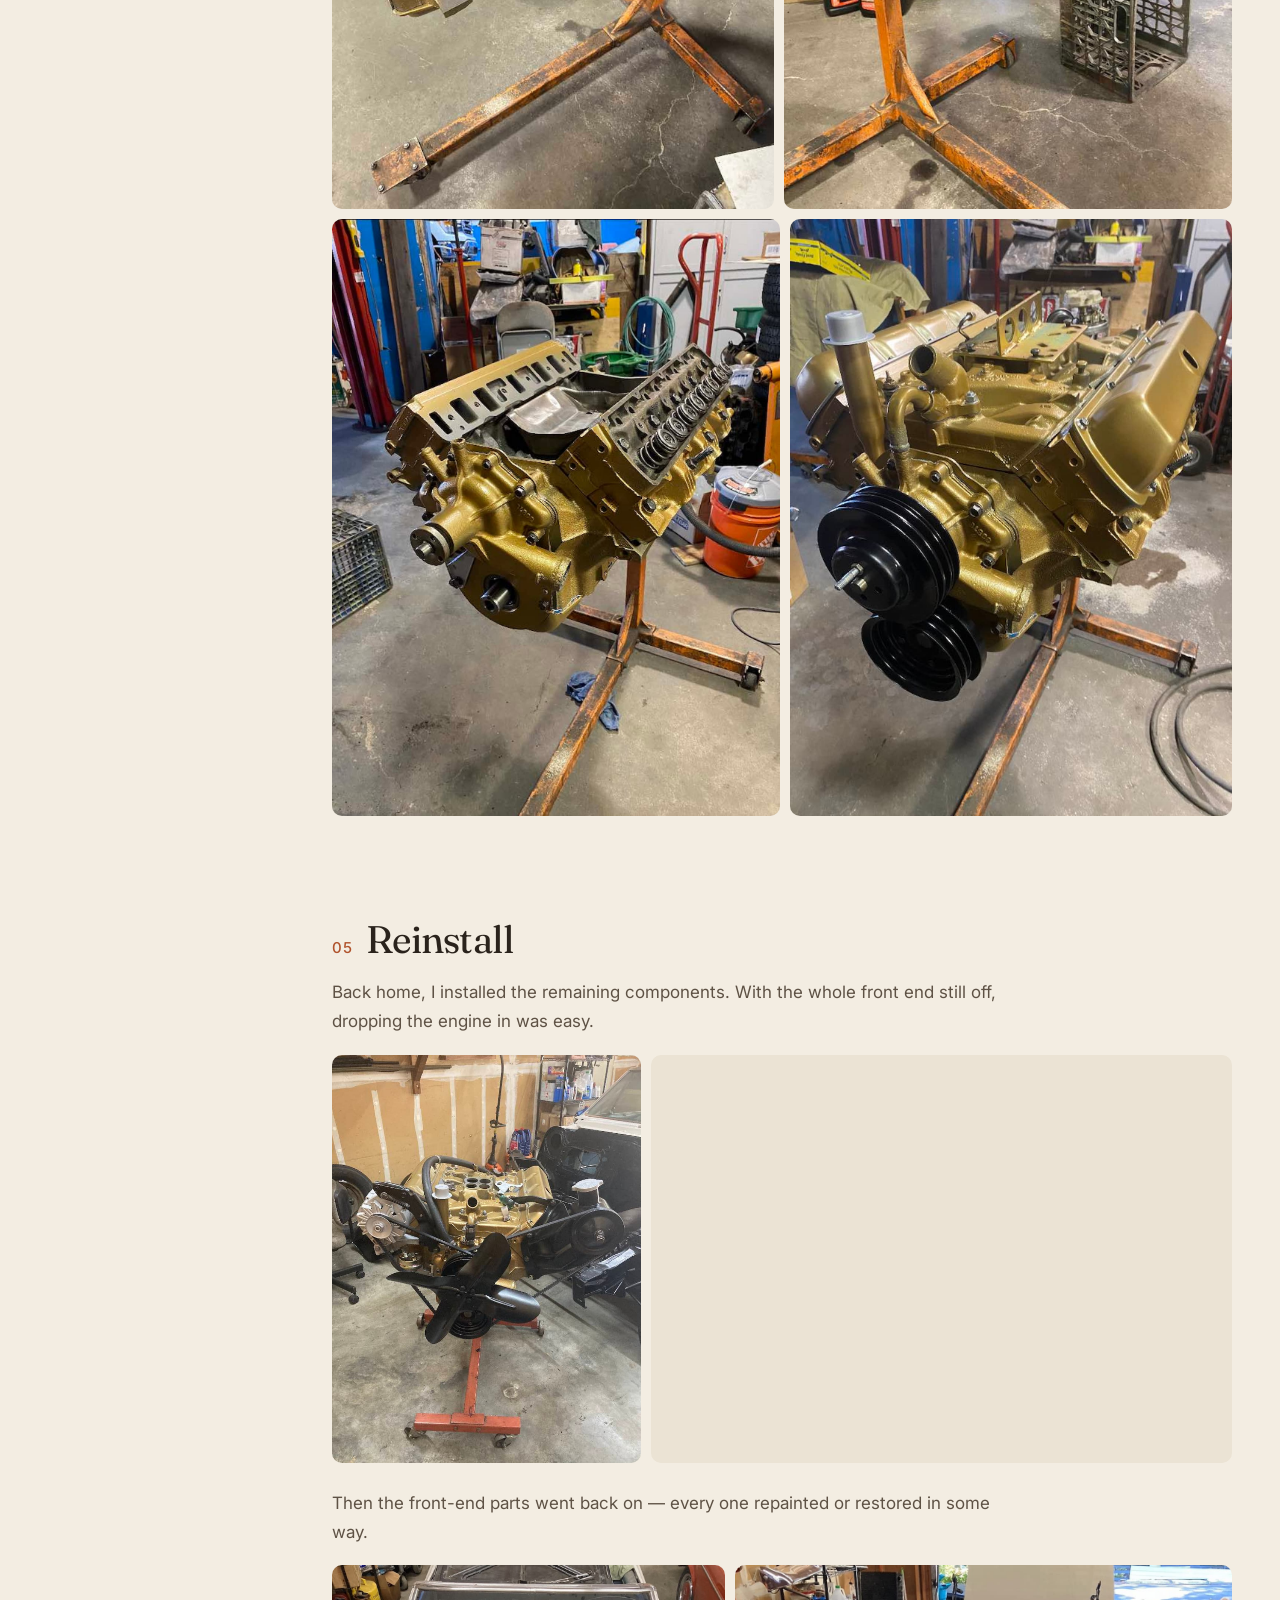
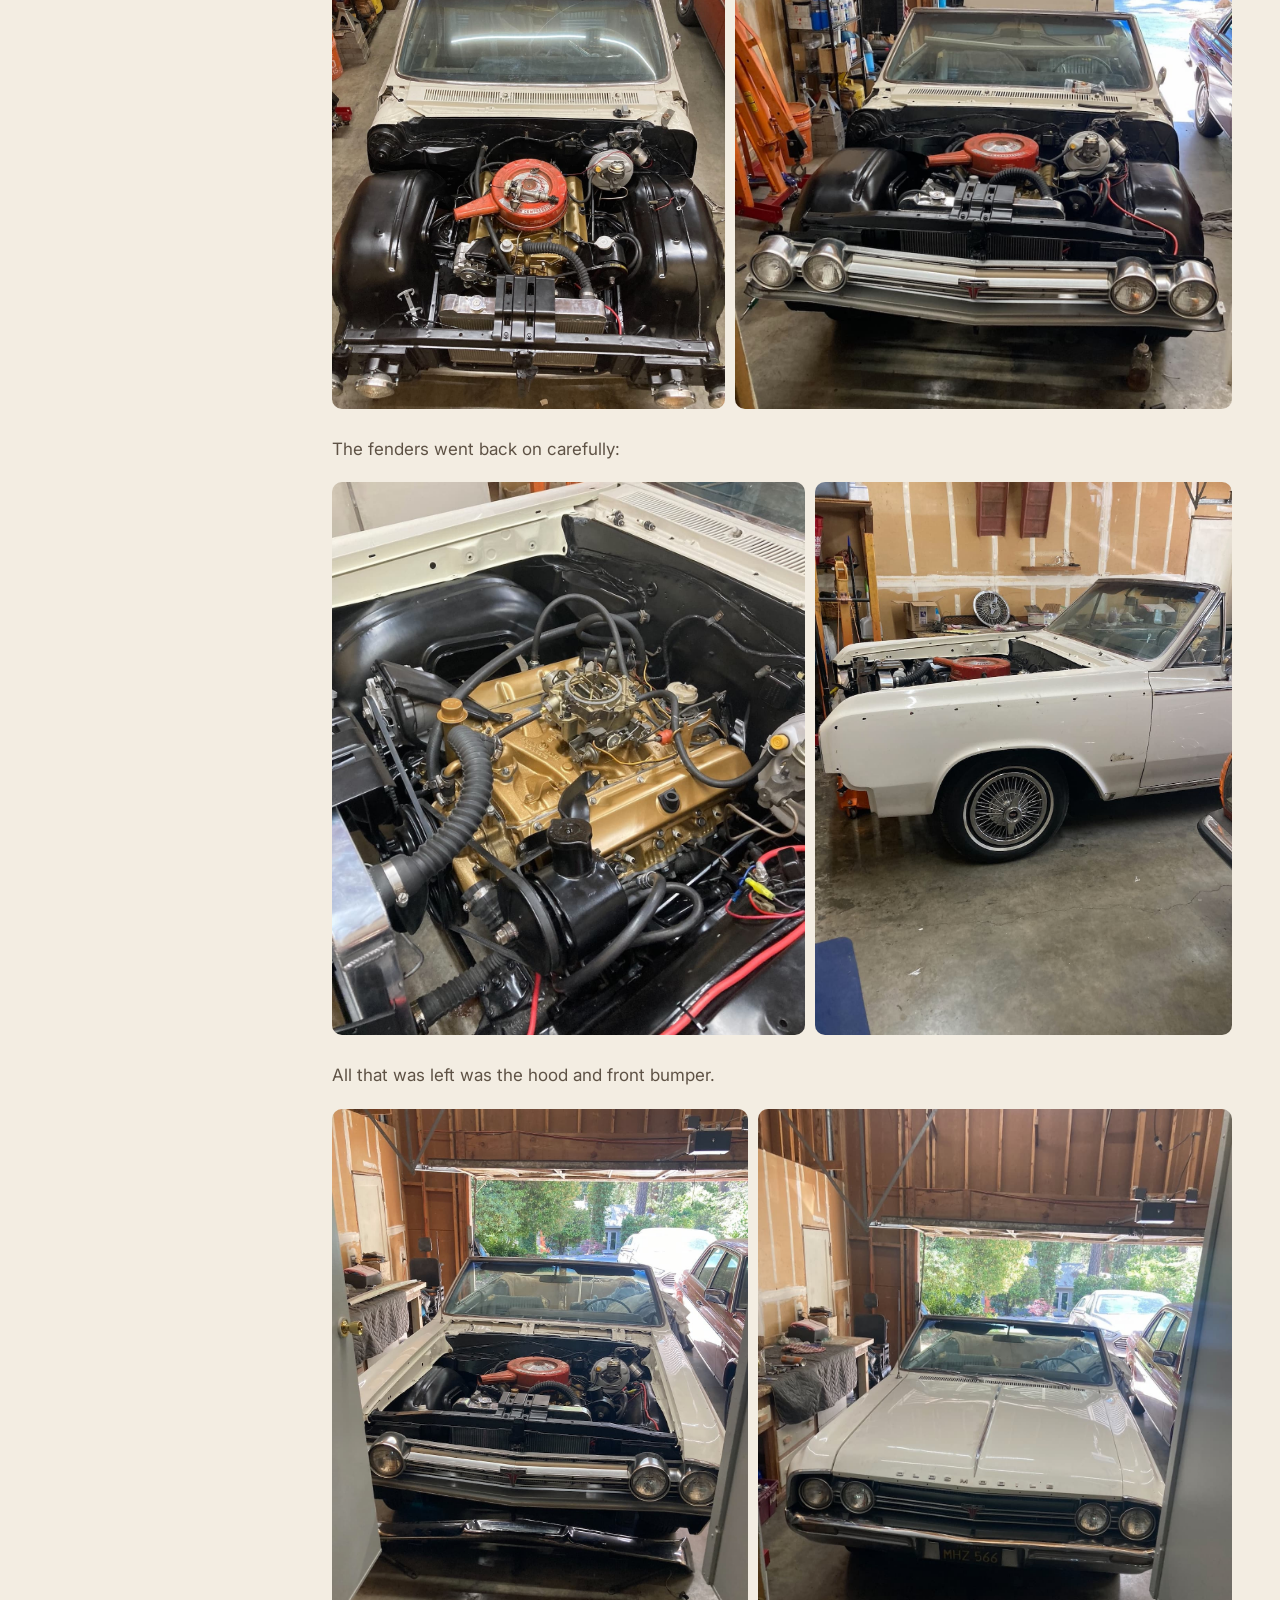
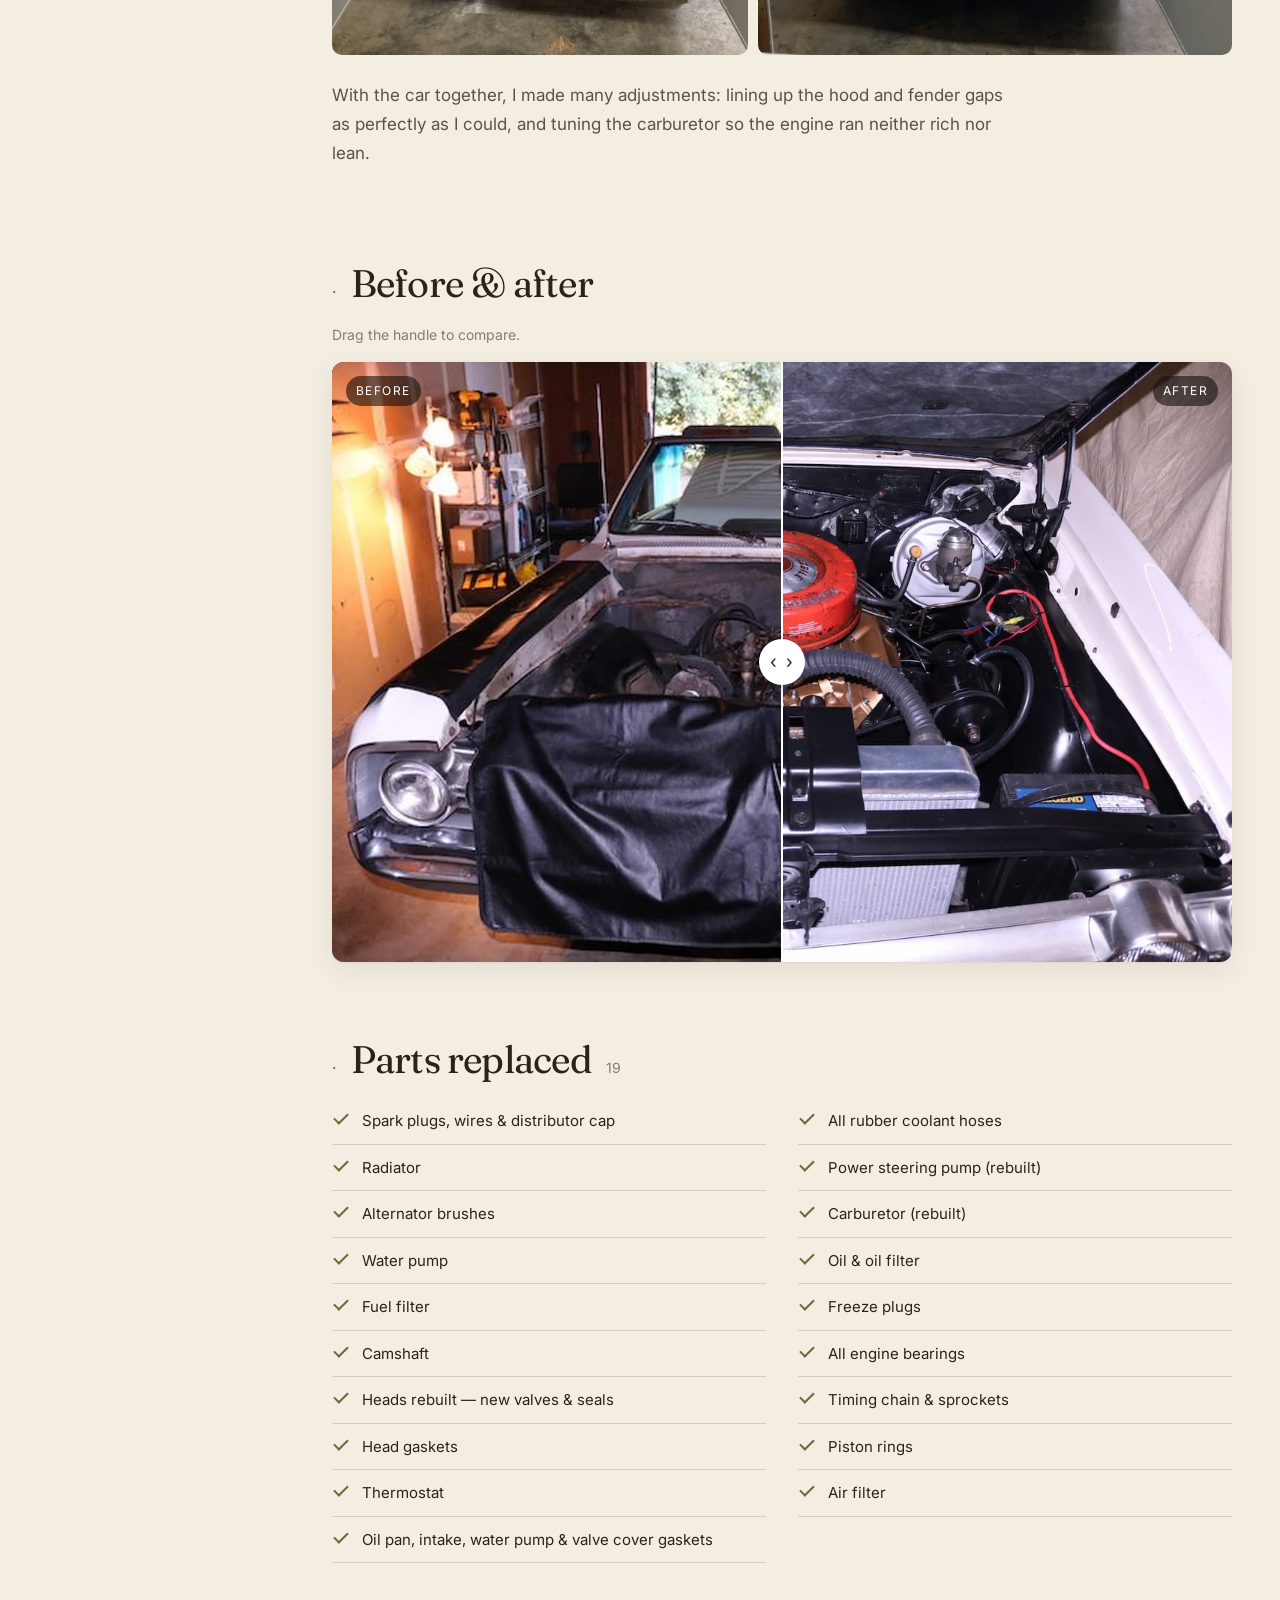
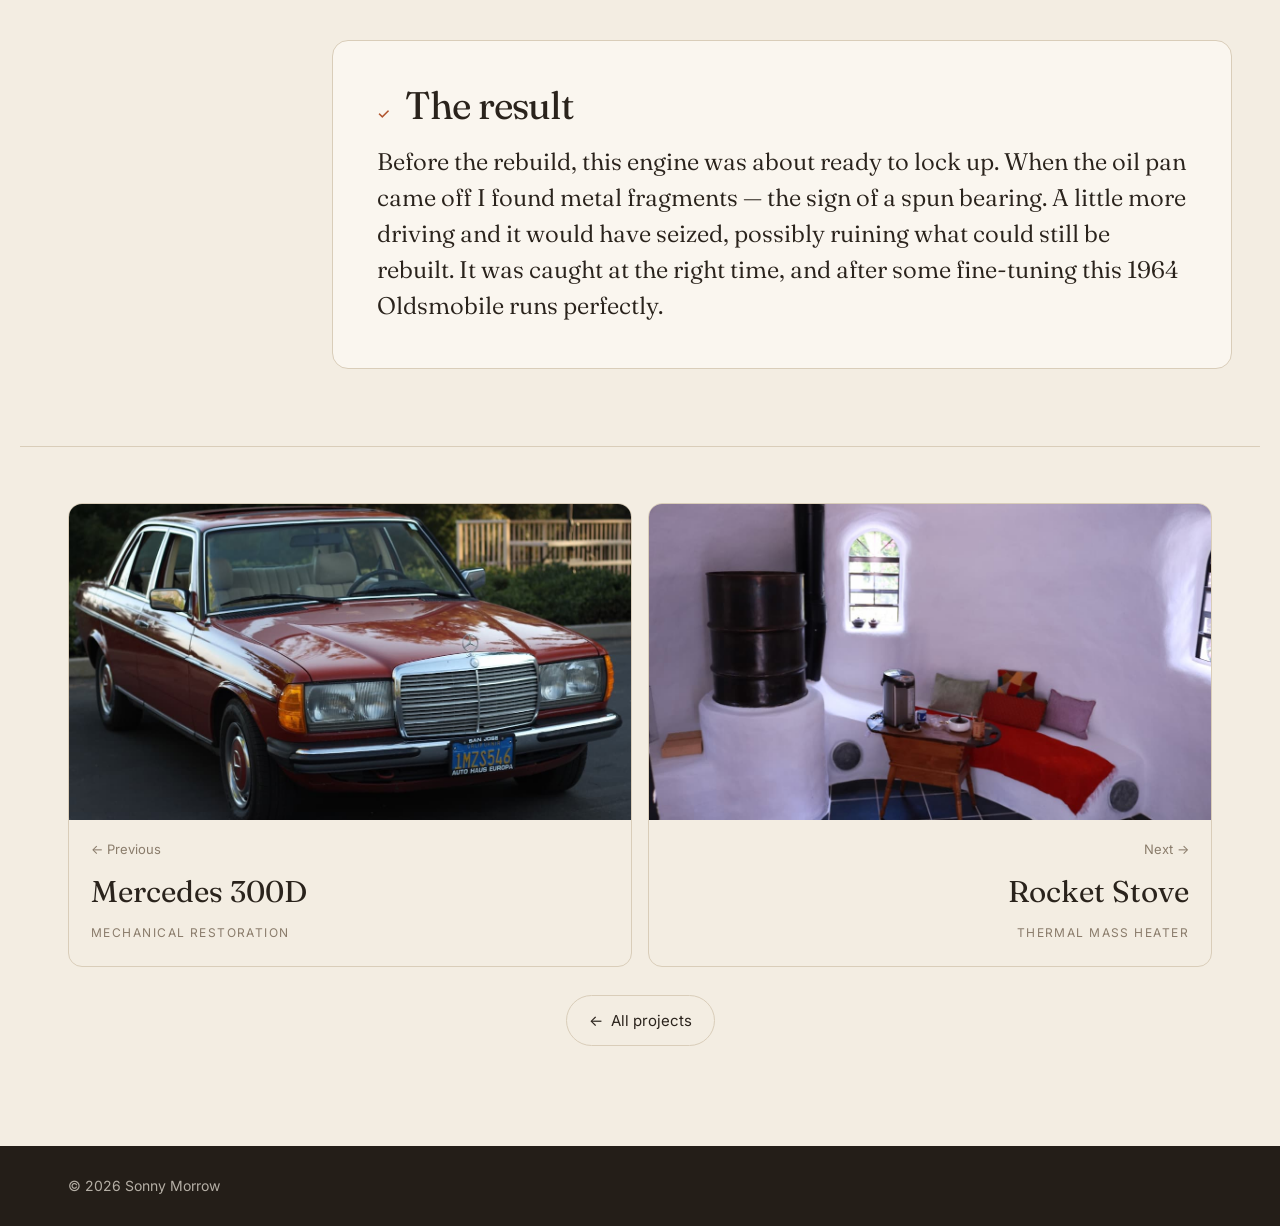
<file: projects/oldsmobile-1964/index.html>
<!doctype html>
<html lang="en">
<head>
<meta charset="utf-8">
<meta name="viewport" content="width=device-width, initial-scale=1">
<title>1964 Oldsmobile V8 — Sonny Morrow</title>
<meta name="description" content="My late grandfather's 1964 Oldsmobile, passed down two generations. Its V8 engine was on the verge of catastrophic failure, so I gave it a much needed rebuild. While the engine was out, I also restored the engine bay, bringing it back to life alongside the engine.">
<meta property="og:title" content="1964 Oldsmobile V8 — Sonny Morrow">
<meta property="og:description" content="My late grandfather's 1964 Oldsmobile, passed down two generations. Its V8 engine was on the verge of catastrophic failure, so I gave it a much needed rebuild. While the engine was out, I also restored the engine bay, bringing it back to life alongside the engine.">
<meta property="og:image" content="https://sonnymorrow.com/images/3.22.jpeg">
<meta name="twitter:card" content="summary_large_image">
<link rel="icon" href="../../assets/favicon.svg" type="image/svg+xml">
<link rel="preconnect" href="https://fonts.googleapis.com">
<link rel="preconnect" href="https://fonts.gstatic.com" crossorigin>
<link href="https://fonts.googleapis.com/css2?family=Fraunces:ital,opsz,wght@0,9..144,300..700;1,9..144,300..600&family=Inter:wght@400;500;600&display=swap" rel="stylesheet">
<link rel="stylesheet" href="../../assets/style.css?v=3109b7e1">
<script>document.documentElement.classList.add('js');try{var t=localStorage.getItem('theme');if(t)document.documentElement.dataset.theme=t}catch(e){}</script>
</head>
<body class="project">
<div class="progress" aria-hidden="true"></div>
<header class="site-header">
  <a class="wordmark" href="../../">Sonny Morrow</a>
  <nav>
    <a href="../../#personal">Personal</a>
    <a href="../../#professional">Professional</a>
    <button class="theme-toggle" type="button" aria-label="Toggle dark mode"><span></span></button>
  </nav>
</header>
<main>
<section class="p-hero">
  <img src="../../images/3.1.jpeg" width="1200" height="800" alt="" class="p-hero-fill" loading="lazy" decoding="async" sizes="100vw">
  <img src="../../images/3.1.jpeg" width="1200" height="800" alt="1964 Oldsmobile V8" class="p-hero-whole" fetchpriority="high" decoding="async" sizes="100vw">
  <div class="p-hero-text wrap">
    <span class="kicker">Personal project · Engine rebuild</span>
    <h1>1964 Oldsmobile V8</h1>
  </div>
</section>

<section class="p-intro wrap">
  
  <div class="p-lede"><p>This is the mechanical restoration of my late grandfather’s 1964 Oldsmobile, passed down to my father and then to me. The main focus was rebuilding the engine — it was knocking horribly and would barely run.</p></div>
</section>

<div class="p-body wrap">
  <aside class="toc"><nav aria-label="Chapters"><p>Contents</p><ol><li><a href="#ch-1"><span>01</span>Removal</a></li><li><a href="#ch-2"><span>02</span>Teardown</a></li><li><a href="#ch-3"><span>03</span>Engine bay</a></li><li><a href="#ch-4"><span>04</span>Machine work &amp; rebuild</a></li><li><a href="#ch-5"><span>05</span>Reinstall</a></li><li><a href="#before-after"><span>·</span>Before & after</a></li><li><a href="#parts"><span>·</span>Parts replaced</a></li></ol></nav></aside>
  <article class="chapters">
    <section class="chapter reveal" id="ch-1">
      <h2><span class="ch-num">01</span>Removal</h2>
      <p>First, the hood came off to make room for the engine and transmission to come out as one unit.</p>
      <div class="gallery"><div class="grow"><div class="gi" style="--r:1.4981"><a class="ph" href="../../images/3.2.jpeg" data-lb><img src="../../images/3.2.jpeg" width="1200" height="801" alt="" loading="lazy" decoding="async" sizes="(min-width: 900px) 430px, 50vw"></a></div><div class="gi" style="--r:1.5000"><a class="ph" href="../../images/3.3.jpeg" data-lb><img src="../../images/3.3.jpeg" width="1200" height="800" alt="" loading="lazy" decoding="async" sizes="(min-width: 900px) 430px, 50vw"></a></div></div></div>
      <p>After disconnecting the driveshaft and every other mechanical and electrical connection, I pulled the engine and transmission.</p>
      <div class="gallery"><div class="grow"><div class="gi" style="--r:1.5000"><a class="ph" href="../../images/3.4.jpeg" data-lb><img src="../../images/3.4.jpeg" width="1200" height="800" alt="" loading="lazy" decoding="async" sizes="(min-width: 900px) 430px, 50vw"></a></div><div class="gi" style="--r:1.5000"><a class="ph" href="../../images/3.5.jpeg" data-lb><img src="../../images/3.5.jpeg" width="1200" height="800" alt="" loading="lazy" decoding="async" sizes="(min-width: 900px) 430px, 50vw"></a></div></div></div>
    </section>
    <section class="chapter reveal" id="ch-2">
      <h2><span class="ch-num">02</span>Teardown</h2>
      <p>A first cleaning made it easier to work on.</p>
      <div class="gallery g1"><div class="grow"><div class="gi" style="--r:1.5000"><a class="ph" href="../../images/3.6.jpeg" data-lb><img src="../../images/3.6.jpeg" width="1200" height="800" alt="" loading="lazy" decoding="async" sizes="(min-width: 900px) 860px, 100vw"></a></div></div></div>
      <p>Then I began disassembling the engine for the rebuild.</p>
      <div class="gallery"><div class="grow"><div class="gi" style="--r:1.5000"><a class="ph" href="../../images/3.9.jpeg" data-lb><img src="../../images/3.9.jpeg" width="1920" height="1280" alt="" loading="lazy" decoding="async" sizes="(min-width: 900px) 430px, 50vw"></a></div><div class="gi" style="--r:1.5000"><a class="ph" href="../../images/3.7.jpeg" data-lb><img src="../../images/3.7.jpeg" width="1200" height="800" alt="" loading="lazy" decoding="async" sizes="(min-width: 900px) 430px, 50vw"></a></div></div><div class="grow"><div class="gi" style="--r:1.5000"><a class="ph" href="../../images/3.10.jpeg" data-lb><img src="../../images/3.10.jpeg" width="1200" height="800" alt="" loading="lazy" decoding="async" sizes="(min-width: 900px) 430px, 50vw"></a></div><div class="gi" style="--r:1.5000"><a class="ph" href="../../images/3.11.jpeg" data-lb><img src="../../images/3.11.jpeg" width="1200" height="800" alt="" loading="lazy" decoding="async" sizes="(min-width: 900px) 430px, 50vw"></a></div></div></div>
    </section>
    <section class="chapter reveal" id="ch-3">
      <h2><span class="ch-num">03</span>Engine bay</h2>
      <p>Here’s the engine bay cleaned up. I wish I had a before photo — 50+ years of oil and grime were caked on everywhere. I started by scraping layers of debris off with a credit card, then finished with degreaser:</p>
      <div class="gallery g1"><div class="grow"><div class="gi" style="--r:1.5000"><a class="ph" href="../../images/3.12.jpeg" data-lb><img src="../../images/3.12.jpeg" width="1200" height="800" alt="" loading="lazy" decoding="async" sizes="(min-width: 900px) 860px, 100vw"></a></div></div></div>
      <p>I removed the fenders and wheel wells to repaint the frame and engine bay, and had the paint matched to refinish the white areas for continuity.</p>
      <div class="gallery"><div class="grow"><div class="gi" style="--r:1.5000"><a class="ph" href="../../images/3.13.jpeg" data-lb><img src="../../images/3.13.jpeg" width="1200" height="800" alt="" loading="lazy" decoding="async" sizes="(min-width: 900px) 430px, 50vw"></a></div><div class="gi" style="--r:1.5000"><a class="ph" href="../../images/3.14.jpeg" data-lb><img src="../../images/3.14.jpeg" width="1200" height="800" alt="" loading="lazy" decoding="async" sizes="(min-width: 900px) 430px, 50vw"></a></div><div class="gi" style="--r:0.8578"><a class="ph" href="../../images/3.15.jpeg" data-lb><img src="../../images/3.15.jpeg" width="1200" height="1399" alt="" loading="lazy" decoding="async" sizes="(min-width: 900px) 430px, 50vw"></a></div></div></div>
    </section>
    <section class="chapter reveal" id="ch-4">
      <h2><span class="ch-num">04</span>Machine work &amp; rebuild</h2>
      <p>The machine work was done by a friend of a friend who specializes in Oldsmobile engines — I shadowed him through it. The reassembly and paint were mine.</p>
      <div class="gallery"><div class="grow"><div class="gi" style="--r:0.7552"><a class="ph" href="../../images/1a.jpeg" data-lb><img src="../../images/1a.jpeg" width="1200" height="1589" alt="" loading="lazy" decoding="async" sizes="(min-width: 900px) 430px, 50vw"></a></div><div class="gi" style="--r:0.7426"><a class="ph" href="../../images/2a.jpeg" data-lb><img src="../../images/2a.jpeg" width="1200" height="1616" alt="" loading="lazy" decoding="async" sizes="(min-width: 900px) 430px, 50vw"></a></div><div class="gi" style="--r:0.7417"><a class="ph" href="../../images/3a.jpeg" data-lb><img src="../../images/3a.jpeg" width="1200" height="1618" alt="" loading="lazy" decoding="async" sizes="(min-width: 900px) 430px, 50vw"></a></div></div><div class="grow"><div class="gi" style="--r:0.7547"><a class="ph" href="../../images/4a.jpeg" data-lb><img src="../../images/4a.jpeg" width="1200" height="1590" alt="" loading="lazy" decoding="async" sizes="(min-width: 900px) 430px, 50vw"></a></div><div class="gi" style="--r:0.7344"><a class="ph" href="../../images/5.jpeg" data-lb><img src="../../images/5.jpeg" width="1200" height="1634" alt="" loading="lazy" decoding="async" sizes="(min-width: 900px) 430px, 50vw"></a></div><div class="gi" style="--r:0.7505"><a class="ph" href="../../images/6a.jpeg" data-lb><img src="../../images/6a.jpeg" width="1200" height="1599" alt="" loading="lazy" decoding="async" sizes="(min-width: 900px) 430px, 50vw"></a></div></div><div class="grow"><div class="gi" style="--r:0.7385"><a class="ph" href="../../images/7.jpeg" data-lb><img src="../../images/7.jpeg" width="1200" height="1625" alt="" loading="lazy" decoding="async" sizes="(min-width: 900px) 430px, 50vw"></a></div><div class="gi" style="--r:0.7403"><a class="ph" href="../../images/8.jpeg" data-lb><img src="../../images/8.jpeg" width="1200" height="1621" alt="" loading="lazy" decoding="async" sizes="(min-width: 900px) 430px, 50vw"></a></div><div class="gi" style="--r:0.7398"><a class="ph" href="../../images/9.jpeg" data-lb><img src="../../images/9.jpeg" width="1200" height="1622" alt="" loading="lazy" decoding="async" sizes="(min-width: 900px) 430px, 50vw"></a></div></div><div class="grow"><div class="gi" style="--r:0.7407"><a class="ph" href="../../images/10.jpeg" data-lb><img src="../../images/10.jpeg" width="1200" height="1620" alt="" loading="lazy" decoding="async" sizes="(min-width: 900px) 430px, 50vw"></a></div><div class="gi" style="--r:0.7491"><a class="ph" href="../../images/11.jpeg" data-lb><img src="../../images/11.jpeg" width="1200" height="1602" alt="" loading="lazy" decoding="async" sizes="(min-width: 900px) 430px, 50vw"></a></div></div><div class="grow"><div class="gi" style="--r:0.7505"><a class="ph" href="../../images/12.jpeg" data-lb><img src="../../images/12.jpeg" width="1200" height="1599" alt="" loading="lazy" decoding="async" sizes="(min-width: 900px) 430px, 50vw"></a></div><div class="gi" style="--r:0.7403"><a class="ph" href="../../images/13.jpeg" data-lb><img src="../../images/13.jpeg" width="1200" height="1621" alt="" loading="lazy" decoding="async" sizes="(min-width: 900px) 430px, 50vw"></a></div></div></div>
    </section>
    <section class="chapter reveal" id="ch-5">
      <h2><span class="ch-num">05</span>Reinstall</h2>
      <p>Back home, I installed the remaining components. With the whole front end still off, dropping the engine in was easy.</p>
      <div class="gallery"><div class="grow"><div class="gi" style="--r:0.7566"><a class="ph" href="../../images/14.jpeg" data-lb><img src="../../images/14.jpeg" width="1200" height="1586" alt="" loading="lazy" decoding="async" sizes="(min-width: 900px) 430px, 50vw"></a></div><div class="gi" style="--r:1.4252"><a class="ph" href="../../images/3.16.jpeg" data-lb><img src="../../images/3.16.jpeg" width="1200" height="842" alt="" loading="lazy" decoding="async" sizes="(min-width: 900px) 430px, 50vw"></a></div></div></div>
      <p>Then the front-end parts went back on — every one repainted or restored in some way.</p>
      <div class="gallery"><div class="grow"><div class="gi" style="--r:0.8863"><a class="ph" href="../../images/3.17.jpeg" data-lb><img src="../../images/3.17.jpeg" width="1200" height="1354" alt="" loading="lazy" decoding="async" sizes="(min-width: 900px) 430px, 50vw"></a></div><div class="gi" style="--r:1.1215"><a class="ph" href="../../images/3.18.jpeg" data-lb><img src="../../images/3.18.jpeg" width="1200" height="1070" alt="" loading="lazy" decoding="async" sizes="(min-width: 900px) 430px, 50vw"></a></div></div></div>
      <p>The fenders went back on carefully:</p>
      <div class="gallery"><div class="grow"><div class="gi" style="--r:0.8559"><a class="ph" href="../../images/3.19.jpeg" data-lb><img src="../../images/3.19.jpeg" width="1200" height="1402" alt="" loading="lazy" decoding="async" sizes="(min-width: 900px) 430px, 50vw"></a></div><div class="gi" style="--r:0.7533"><a class="ph" href="../../images/3.20.jpeg" data-lb><img src="../../images/3.20.jpeg" width="1200" height="1593" alt="" loading="lazy" decoding="async" sizes="(min-width: 900px) 430px, 50vw"></a></div></div></div>
      <p>All that was left was the hood and front bumper.</p>
      <div class="gallery"><div class="grow"><div class="gi" style="--r:0.7609"><a class="ph" href="../../images/3.21.jpeg" data-lb><img src="../../images/3.21.jpeg" width="1200" height="1577" alt="" loading="lazy" decoding="async" sizes="(min-width: 900px) 430px, 50vw"></a></div><div class="gi" style="--r:0.8683"><a class="ph" href="../../images/3.23.jpeg" data-lb><img src="../../images/3.23.jpeg" width="1200" height="1382" alt="" loading="lazy" decoding="async" sizes="(min-width: 900px) 430px, 50vw"></a></div></div></div>
      <p>With the car together, I made many adjustments: lining up the hood and fender gaps as perfectly as I could, and tuning the carburetor so the engine ran neither rich nor lean.</p>
    </section>
    <section class="chapter reveal" id="before-after">
      <h2><span class="ch-num">·</span>Before &amp; after</h2>
      <p class="hint">Drag the handle to compare.</p>
      <div class="ba" style="--pos:50%">
        <img src="../../images/3.22.jpeg" width="1200" height="800" alt="After" class="ba-after" loading="lazy" decoding="async" sizes="100vw">
        <div class="ba-before"><img src="../../images/3.2.jpeg" width="1200" height="801" alt="Before" loading="lazy" decoding="async" sizes="100vw"></div>
        <span class="ba-label l">Before</span><span class="ba-label r">After</span>
        <input type="range" min="0" max="100" value="50" aria-label="Before and after comparison">
        <span class="ba-handle" aria-hidden="true"></span>
      </div>
    </section>
    <section class="chapter reveal" id="parts">
      <h2><span class="ch-num">·</span>Parts replaced <small>19</small></h2>
      <ul class="parts"><li>Spark plugs, wires &amp; distributor cap</li><li>All rubber coolant hoses</li><li>Radiator</li><li>Power steering pump (rebuilt)</li><li>Alternator brushes</li><li>Carburetor (rebuilt)</li><li>Water pump</li><li>Oil &amp; oil filter</li><li>Fuel filter</li><li>Freeze plugs</li><li>Camshaft</li><li>All engine bearings</li><li>Heads rebuilt — new valves &amp; seals</li><li>Timing chain &amp; sprockets</li><li>Head gaskets</li><li>Piston rings</li><li>Thermostat</li><li>Air filter</li><li>Oil pan, intake, water pump &amp; valve cover gaskets</li></ul>
    </section>
    <section class="chapter outcome reveal">
      <h2><span class="ch-num">✓</span>The result</h2>
      <p>Before the rebuild, this engine was about ready to lock up. When the oil pan came off I found metal fragments — the sign of a spun bearing. A little more driving and it would have seized, possibly ruining what could still be rebuilt. It was caught at the right time, and after some fine-tuning this 1964 Oldsmobile runs perfectly.</p>
    </section>
    
  </article>
</div>

<nav class="pager wrap" aria-label="More projects">
  <a href="../../projects/mercedes-300d/" class="prev"><div class="pager-img"><img src="../../images/2.1.jpeg" width="1200" height="735" alt="" loading="lazy" decoding="async" sizes="(min-width: 900px) 520px, 100vw"></div><div class="pager-text"><span>← Previous</span><strong>Mercedes 300D</strong><em>Mechanical restoration</em></div></a>
  <a href="../../projects/rocket-stove/" class="next"><div class="pager-img"><img src="../../images/4.12.jpeg" width="1200" height="800" alt="" style="object-position:15% 50%" loading="lazy" decoding="async" sizes="(min-width: 900px) 520px, 100vw"></div><div class="pager-text"><span>Next →</span><strong>Rocket Stove</strong><em>Thermal Mass heater</em></div></a>
  <a class="pager-home" href="../../#work"><span aria-hidden="true">←</span> All projects</a>
</nav>
</main>
<footer class="site-footer">
  <div class="wrap">
    <div class="footer-row">
      <span>© 2026 Sonny Morrow</span>
    </div>
  </div>
</footer>
<div class="lightbox" hidden role="dialog" aria-modal="true" aria-label="Photo viewer">
  <button class="lb-close" aria-label="Close">×</button>
  <button class="lb-prev" aria-label="Previous photo">‹</button>
  <figure><img alt=""><figcaption></figcaption></figure>
  <button class="lb-next" aria-label="Next photo">›</button>
</div>
<script src="../../assets/site.js?v=497e6ebc" defer></script>
</body>
</html>
</file>
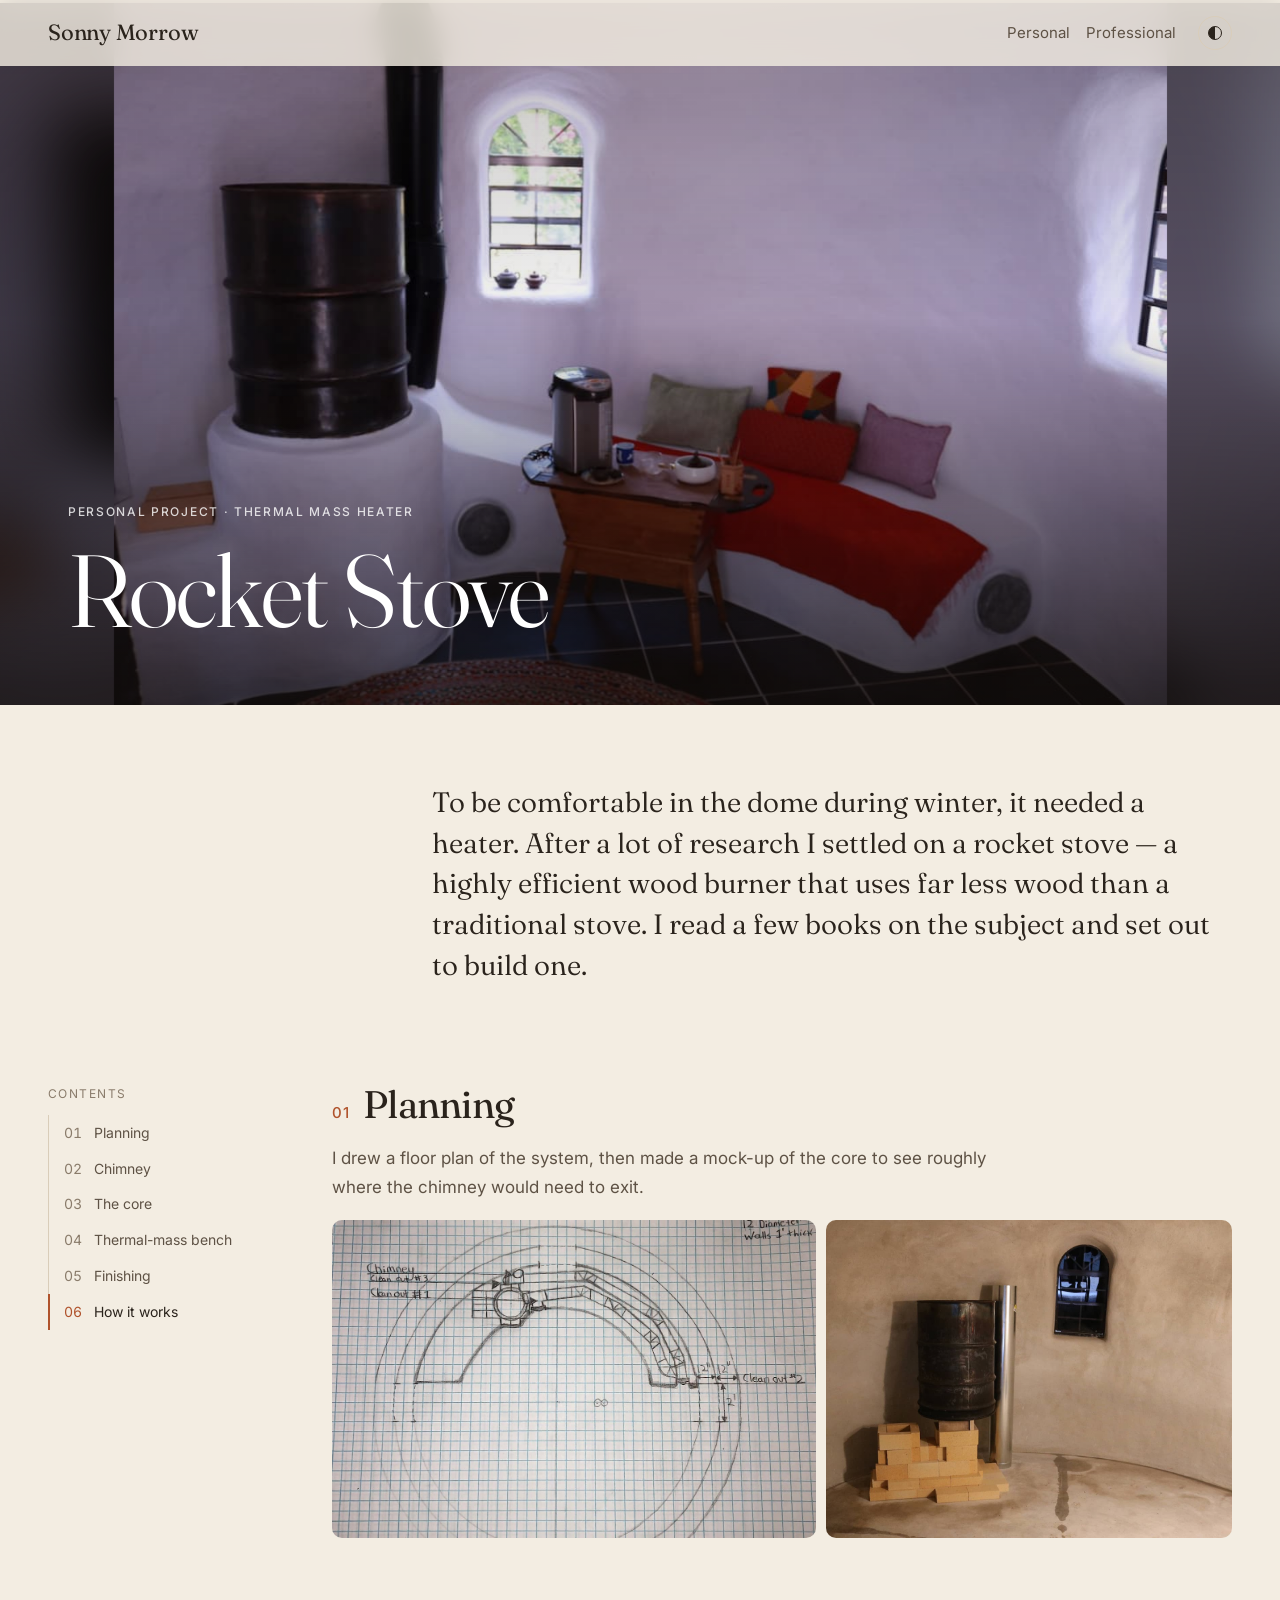
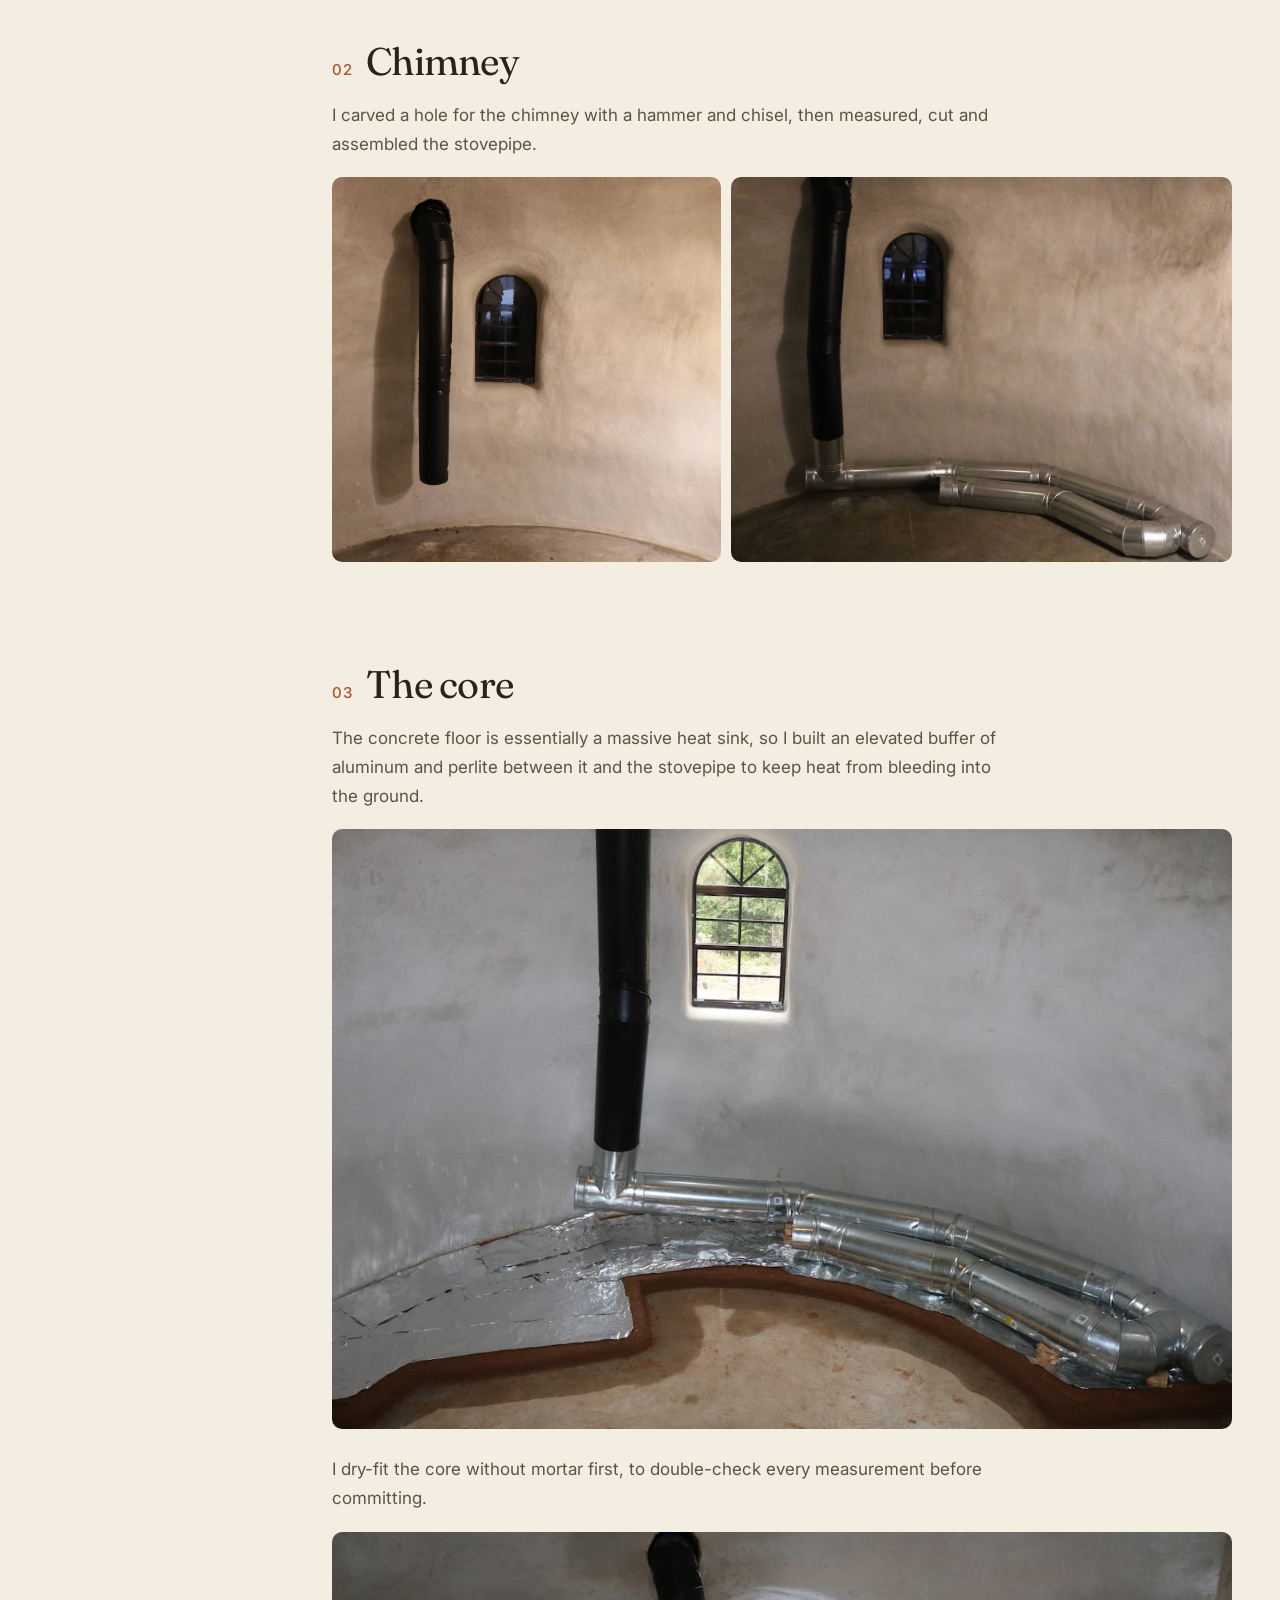
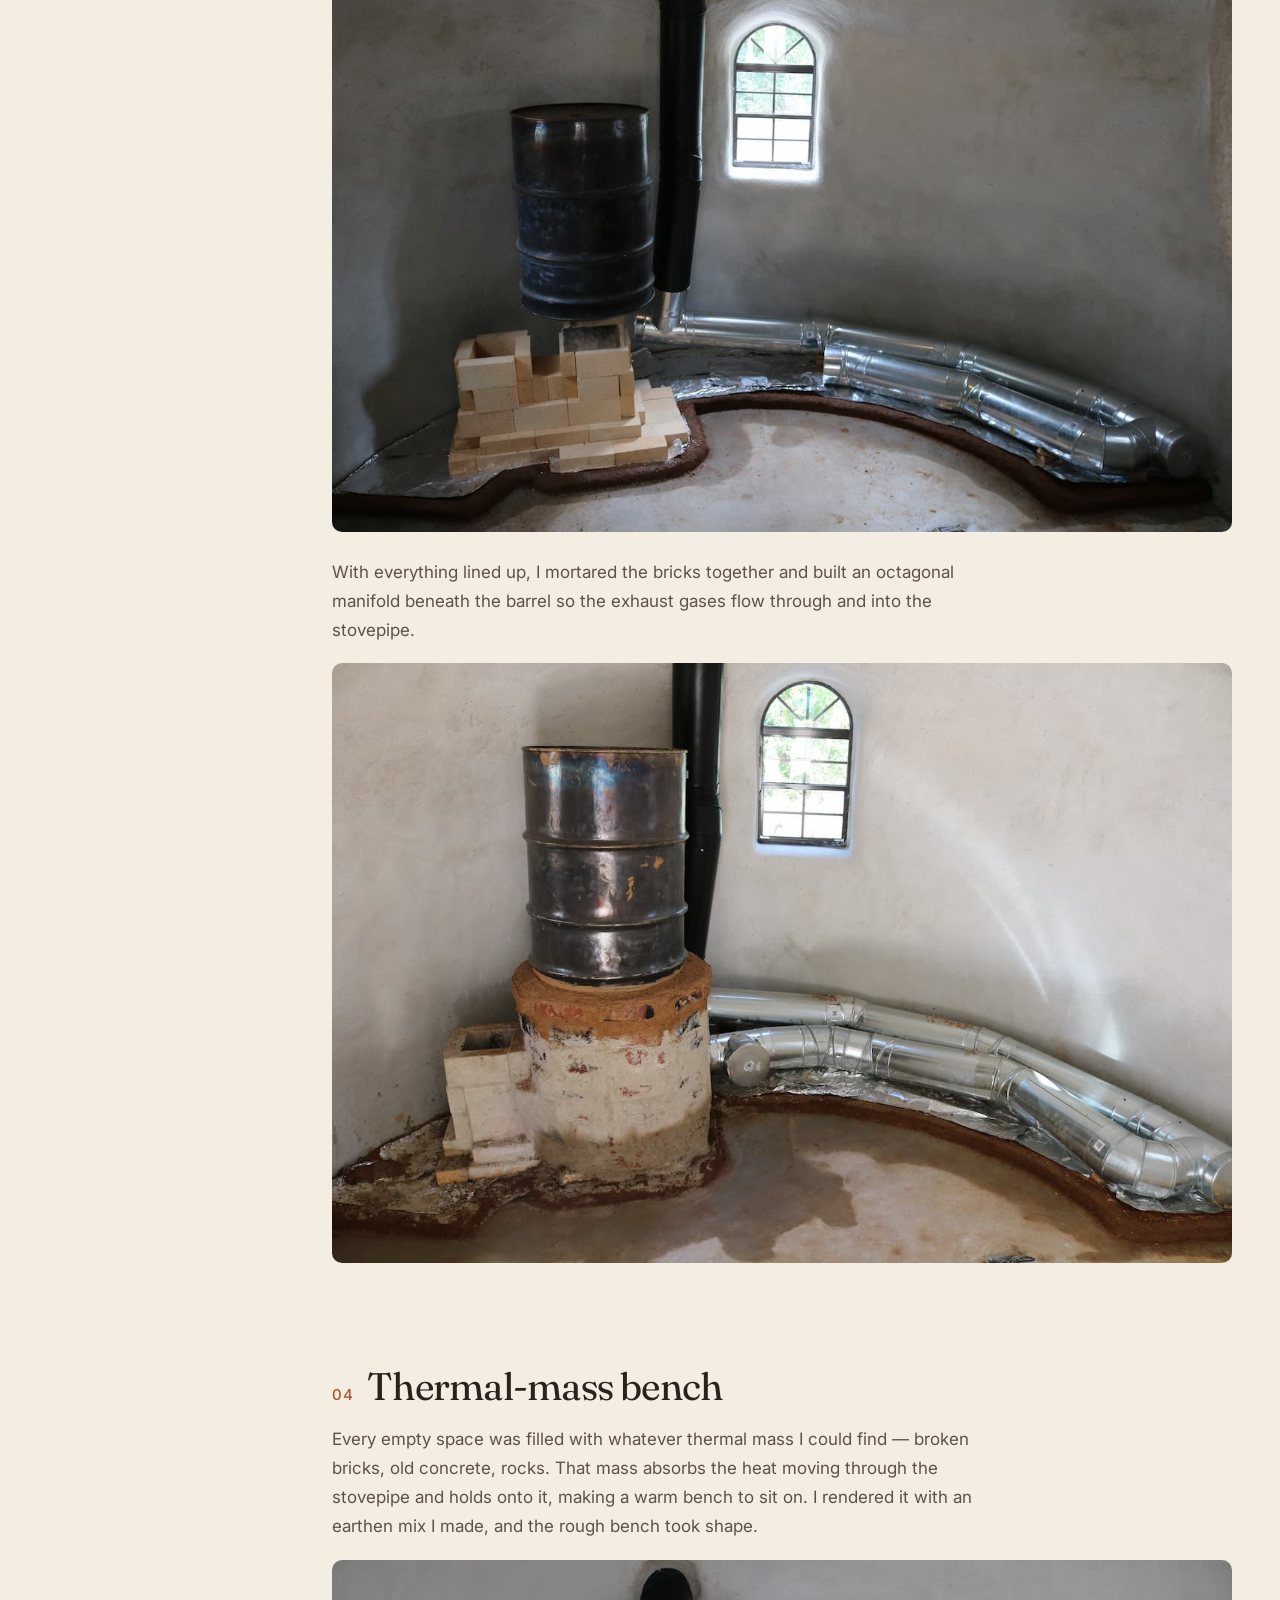
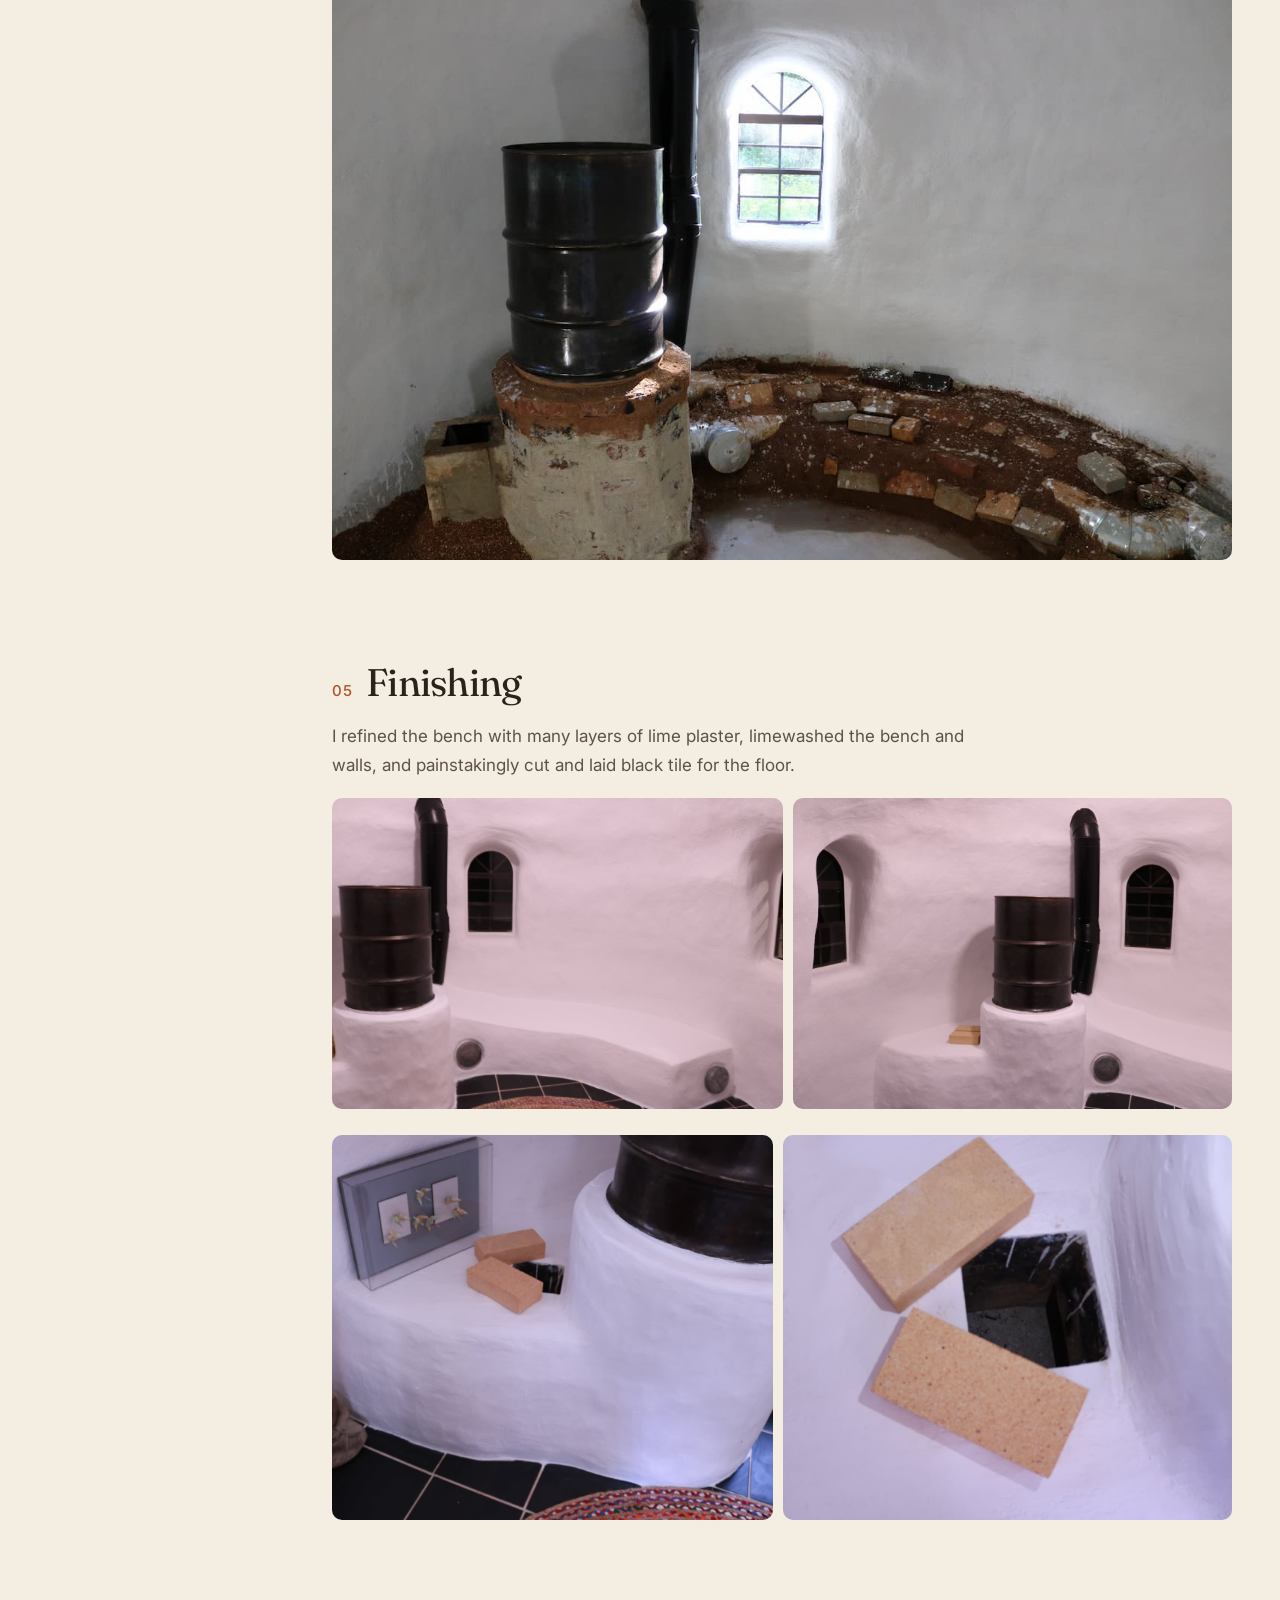
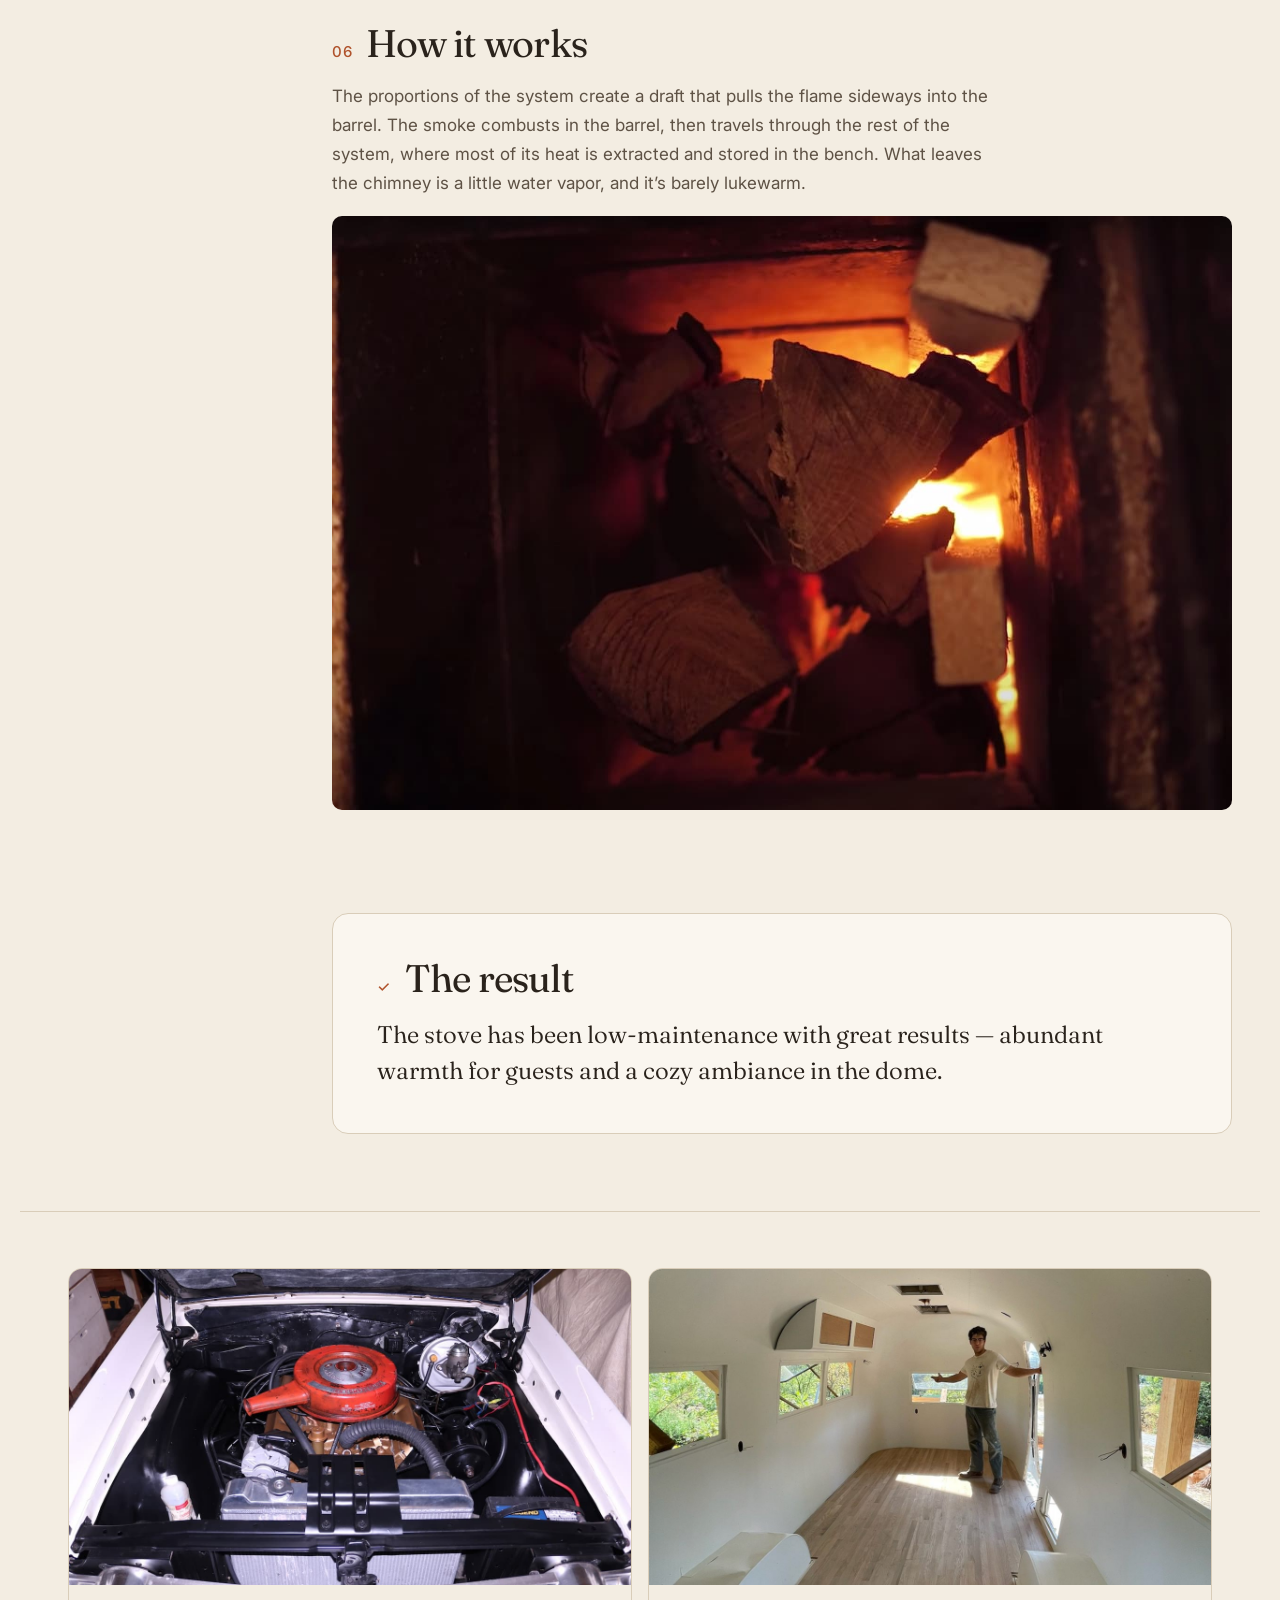
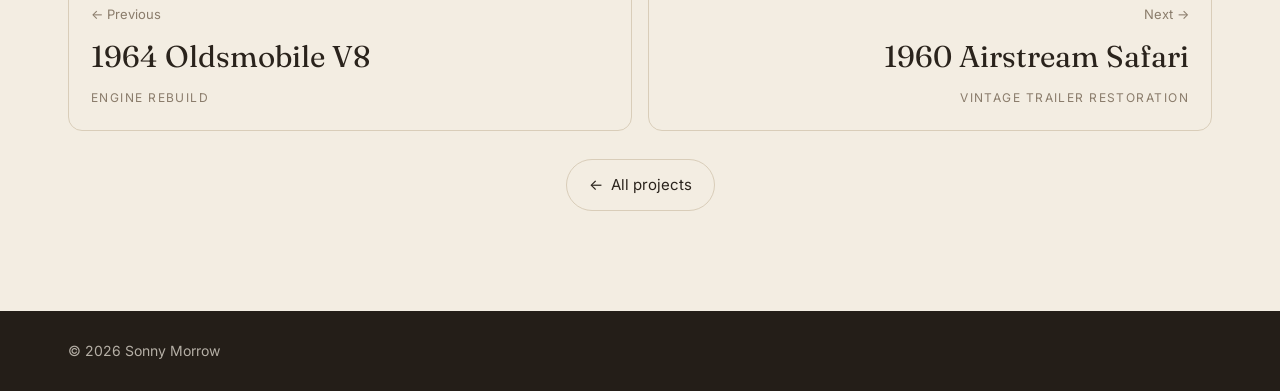
<file: projects/rocket-stove/index.html>
<!doctype html>
<html lang="en">
<head>
<meta charset="utf-8">
<meta name="viewport" content="width=device-width, initial-scale=1">
<title>Rocket Stove — Sonny Morrow</title>
<meta name="description" content="The adobe dome needed a heating system for the winter, so I studied rocket stove design and engineered and built one that follows the natural contours of the dome. Guests can now enjoy a cozy, wood heated space, warmed by the radiant bench on which they sit.">
<meta property="og:title" content="Rocket Stove — Sonny Morrow">
<meta property="og:description" content="The adobe dome needed a heating system for the winter, so I studied rocket stove design and engineered and built one that follows the natural contours of the dome. Guests can now enjoy a cozy, wood heated space, warmed by the radiant bench on which they sit.">
<meta property="og:image" content="https://sonnymorrow.com/images/4.12.jpeg">
<meta name="twitter:card" content="summary_large_image">
<link rel="icon" href="../../assets/favicon.svg" type="image/svg+xml">
<link rel="preconnect" href="https://fonts.googleapis.com">
<link rel="preconnect" href="https://fonts.gstatic.com" crossorigin>
<link href="https://fonts.googleapis.com/css2?family=Fraunces:ital,opsz,wght@0,9..144,300..700;1,9..144,300..600&family=Inter:wght@400;500;600&display=swap" rel="stylesheet">
<link rel="stylesheet" href="../../assets/style.css?v=3109b7e1">
<script>document.documentElement.classList.add('js');try{var t=localStorage.getItem('theme');if(t)document.documentElement.dataset.theme=t}catch(e){}</script>
</head>
<body class="project">
<div class="progress" aria-hidden="true"></div>
<header class="site-header">
  <a class="wordmark" href="../../">Sonny Morrow</a>
  <nav>
    <a href="../../#personal">Personal</a>
    <a href="../../#professional">Professional</a>
    <button class="theme-toggle" type="button" aria-label="Toggle dark mode"><span></span></button>
  </nav>
</header>
<main>
<section class="p-hero">
  <img src="../../images/4.12.jpeg" width="1200" height="800" alt="" class="p-hero-fill" loading="lazy" decoding="async" sizes="100vw">
  <img src="../../images/4.12.jpeg" width="1200" height="800" alt="Rocket Stove" class="p-hero-whole" fetchpriority="high" decoding="async" sizes="100vw">
  <div class="p-hero-text wrap">
    <span class="kicker">Personal project · Thermal Mass heater</span>
    <h1>Rocket Stove</h1>
  </div>
</section>

<section class="p-intro wrap">
  
  <div class="p-lede"><p>To be comfortable in the dome during winter, it needed a heater. After a lot of research I settled on a rocket stove — a highly efficient wood burner that uses far less wood than a traditional stove. I read a few books on the subject and set out to build one.</p></div>
</section>

<div class="p-body wrap">
  <aside class="toc"><nav aria-label="Chapters"><p>Contents</p><ol><li><a href="#ch-1"><span>01</span>Planning</a></li><li><a href="#ch-2"><span>02</span>Chimney</a></li><li><a href="#ch-3"><span>03</span>The core</a></li><li><a href="#ch-4"><span>04</span>Thermal-mass bench</a></li><li><a href="#ch-5"><span>05</span>Finishing</a></li><li><a href="#ch-6"><span>06</span>How it works</a></li></ol></nav></aside>
  <article class="chapters">
    <section class="chapter reveal" id="ch-1">
      <h2><span class="ch-num">01</span>Planning</h2>
      <p>I drew a floor plan of the system, then made a mock-up of the core to see roughly where the chimney would need to exit.</p>
      <div class="gallery"><div class="grow"><div class="gi" style="--r:1.5209"><a class="ph" href="../../images/4.1.jpeg" data-lb><img src="../../images/4.1.jpeg" width="1200" height="789" alt="" loading="lazy" decoding="async" sizes="(min-width: 900px) 430px, 50vw"></a></div><div class="gi" style="--r:1.2766"><a class="ph" href="../../images/4.2.jpeg" data-lb><img src="../../images/4.2.jpeg" width="1200" height="940" alt="" loading="lazy" decoding="async" sizes="(min-width: 900px) 430px, 50vw"></a></div></div></div>
    </section>
    <section class="chapter reveal" id="ch-2">
      <h2><span class="ch-num">02</span>Chimney</h2>
      <p>I carved a hole for the chimney with a hammer and chisel, then measured, cut and assembled the stovepipe.</p>
      <div class="gallery"><div class="grow"><div class="gi" style="--r:1.0118"><a class="ph" href="../../images/4.3.jpeg" data-lb><img src="../../images/4.3.jpeg" width="1200" height="1186" alt="" loading="lazy" decoding="async" sizes="(min-width: 900px) 430px, 50vw"></a></div><div class="gi" style="--r:1.3029"><a class="ph" href="../../images/4.4.jpeg" data-lb><img src="../../images/4.4.jpeg" width="1200" height="921" alt="" loading="lazy" decoding="async" sizes="(min-width: 900px) 430px, 50vw"></a></div></div></div>
    </section>
    <section class="chapter reveal" id="ch-3">
      <h2><span class="ch-num">03</span>The core</h2>
      <p>The concrete floor is essentially a massive heat sink, so I built an elevated buffer of aluminum and perlite between it and the stovepipe to keep heat from bleeding into the ground.</p>
      <div class="gallery g1"><div class="grow"><div class="gi" style="--r:1.5000"><a class="ph" href="../../images/4.5.jpeg" data-lb><img src="../../images/4.5.jpeg" width="1200" height="800" alt="" loading="lazy" decoding="async" sizes="(min-width: 900px) 860px, 100vw"></a></div></div></div>
      <p>I dry-fit the core without mortar first, to double-check every measurement before committing.</p>
      <div class="gallery g1"><div class="grow"><div class="gi" style="--r:1.5000"><a class="ph" href="../../images/4.6.jpeg" data-lb><img src="../../images/4.6.jpeg" width="1200" height="800" alt="" loading="lazy" decoding="async" sizes="(min-width: 900px) 860px, 100vw"></a></div></div></div>
      <p>With everything lined up, I mortared the bricks together and built an octagonal manifold beneath the barrel so the exhaust gases flow through and into the stovepipe.</p>
      <div class="gallery g1"><div class="grow"><div class="gi" style="--r:1.5000"><a class="ph" href="../../images/4.7.jpeg" data-lb><img src="../../images/4.7.jpeg" width="1200" height="800" alt="" loading="lazy" decoding="async" sizes="(min-width: 900px) 860px, 100vw"></a></div></div></div>
    </section>
    <section class="chapter reveal" id="ch-4">
      <h2><span class="ch-num">04</span>Thermal-mass bench</h2>
      <p>Every empty space was filled with whatever thermal mass I could find — broken bricks, old concrete, rocks. That mass absorbs the heat moving through the stovepipe and holds onto it, making a warm bench to sit on. I rendered it with an earthen mix I made, and the rough bench took shape.</p>
      <div class="gallery g1"><div class="grow"><div class="gi" style="--r:1.5000"><a class="ph" href="../../images/4.9.jpeg" data-lb><img src="../../images/4.9.jpeg" width="1200" height="800" alt="" loading="lazy" decoding="async" sizes="(min-width: 900px) 860px, 100vw"></a></div></div></div>
    </section>
    <section class="chapter reveal" id="ch-5">
      <h2><span class="ch-num">05</span>Finishing</h2>
      <p>I refined the bench with many layers of lime plaster, limewashed the bench and walls, and painstakingly cut and laid black tile for the floor.</p>
      <div class="gallery"><div class="grow"><div class="gi" style="--r:1.4545"><a class="ph" href="../../images/4.11.jpeg" data-lb><img src="../../images/4.11.jpeg" width="1200" height="825" alt="" loading="lazy" decoding="async" sizes="(min-width: 900px) 430px, 50vw"></a></div><div class="gi" style="--r:1.4151"><a class="ph" href="../../images/4.10.jpeg" data-lb><img src="../../images/4.10.jpeg" width="1200" height="848" alt="" loading="lazy" decoding="async" sizes="(min-width: 900px) 430px, 50vw"></a></div></div></div>
      <div class="gallery"><div class="grow"><div class="gi" style="--r:1.1439"><a class="ph" href="../../images/4.13.jpeg" data-lb><img src="../../images/4.13.jpeg" width="1200" height="1049" alt="" loading="lazy" decoding="async" sizes="(min-width: 900px) 430px, 50vw"></a></div><div class="gi" style="--r:1.1650"><a class="ph" href="../../images/4.14.jpeg" data-lb><img src="../../images/4.14.jpeg" width="1200" height="1030" alt="" loading="lazy" decoding="async" sizes="(min-width: 900px) 430px, 50vw"></a></div></div></div>
    </section>
    <section class="chapter reveal" id="ch-6">
      <h2><span class="ch-num">06</span>How it works</h2>
      <p>The proportions of the system create a draft that pulls the flame sideways into the barrel. The smoke combusts in the barrel, then travels through the rest of the system, where most of its heat is extracted and stored in the bench. What leaves the chimney is a little water vapor, and it’s barely lukewarm.</p>
      <div class="gallery g1"><div class="grow"><div class="gi" style="--r:1.5171"><a class="ph" href="../../images/t.jpeg" data-lb><img src="../../images/t.jpeg" width="1200" height="791" alt="" loading="lazy" decoding="async" sizes="(min-width: 900px) 860px, 100vw"></a></div></div></div>
    </section>
    
    
    <section class="chapter outcome reveal">
      <h2><span class="ch-num">✓</span>The result</h2>
      <p>The stove has been low-maintenance with great results — abundant warmth for guests and a cozy ambiance in the dome.</p>
    </section>
    
  </article>
</div>

<nav class="pager wrap" aria-label="More projects">
  <a href="../../projects/oldsmobile-1964/" class="prev"><div class="pager-img"><img src="../../images/3.22.jpeg" width="1200" height="800" alt="" loading="lazy" decoding="async" sizes="(min-width: 900px) 520px, 100vw"></div><div class="pager-text"><span>← Previous</span><strong>1964 Oldsmobile V8</strong><em>Engine rebuild</em></div></a>
  <a href="../../projects/airstream-safari-1960/" class="next"><div class="pager-img"><img src="../../images/airstream-interior-white-oak-floor.jpeg" width="1200" height="1600" alt="" style="object-position:50% 55%" loading="lazy" decoding="async" sizes="(min-width: 900px) 520px, 100vw"></div><div class="pager-text"><span>Next →</span><strong>1960 Airstream Safari</strong><em>Vintage trailer restoration</em></div></a>
  <a class="pager-home" href="../../#work"><span aria-hidden="true">←</span> All projects</a>
</nav>
</main>
<footer class="site-footer">
  <div class="wrap">
    <div class="footer-row">
      <span>© 2026 Sonny Morrow</span>
    </div>
  </div>
</footer>
<div class="lightbox" hidden role="dialog" aria-modal="true" aria-label="Photo viewer">
  <button class="lb-close" aria-label="Close">×</button>
  <button class="lb-prev" aria-label="Previous photo">‹</button>
  <figure><img alt=""><figcaption></figcaption></figure>
  <button class="lb-next" aria-label="Next photo">›</button>
</div>
<script src="../../assets/site.js?v=497e6ebc" defer></script>
</body>
</html>
</file>
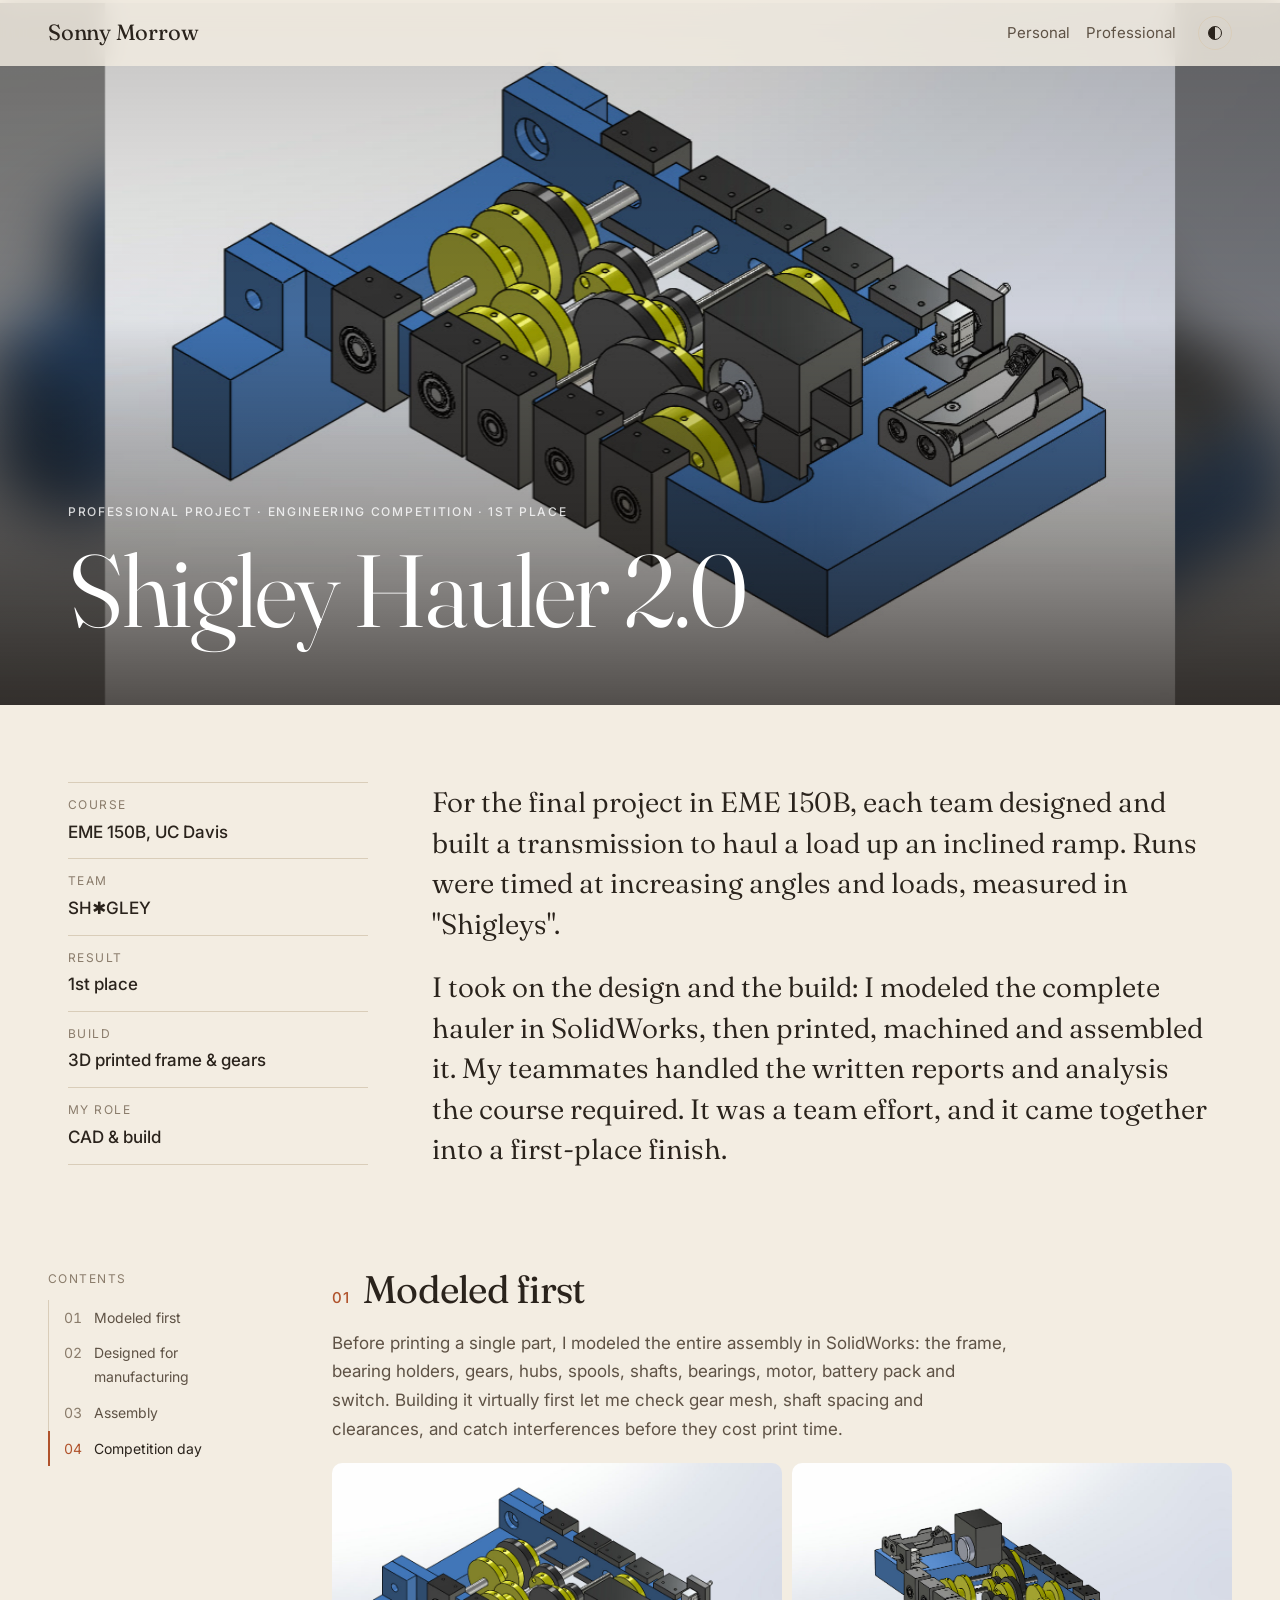
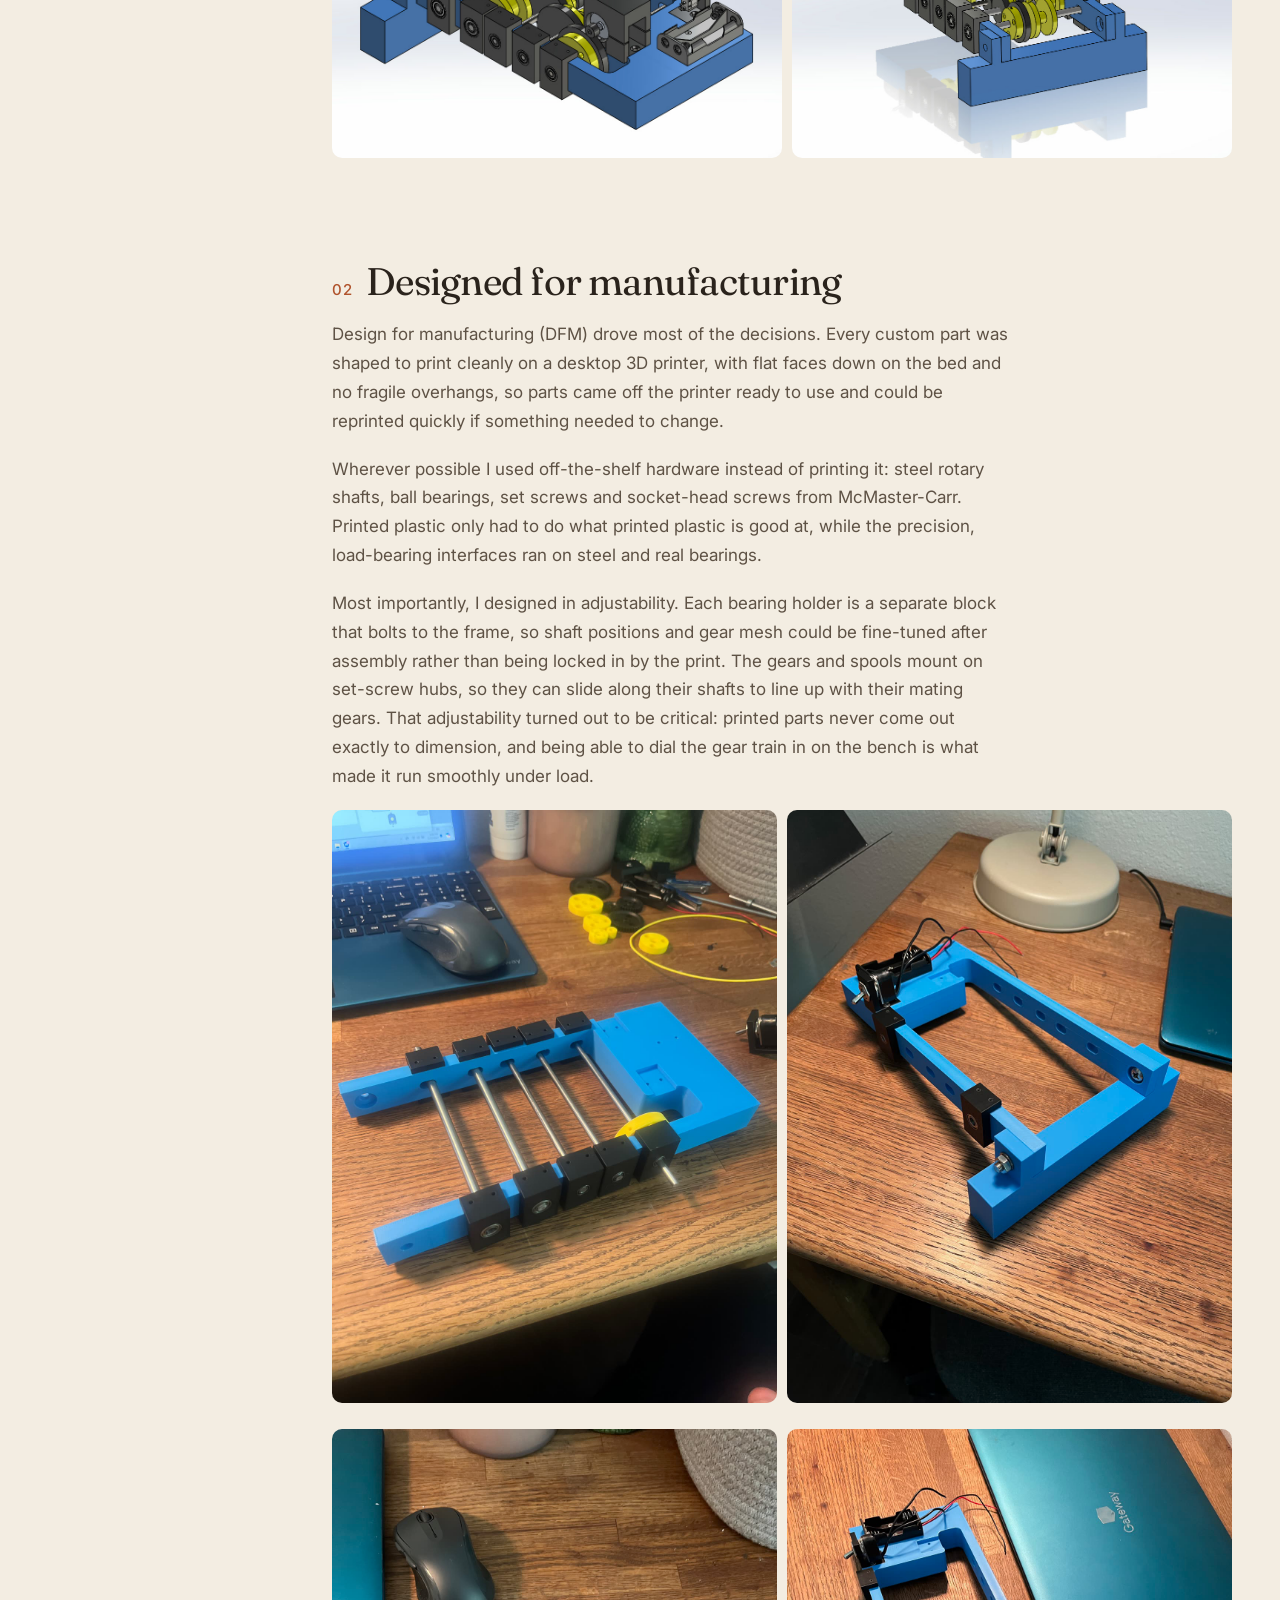
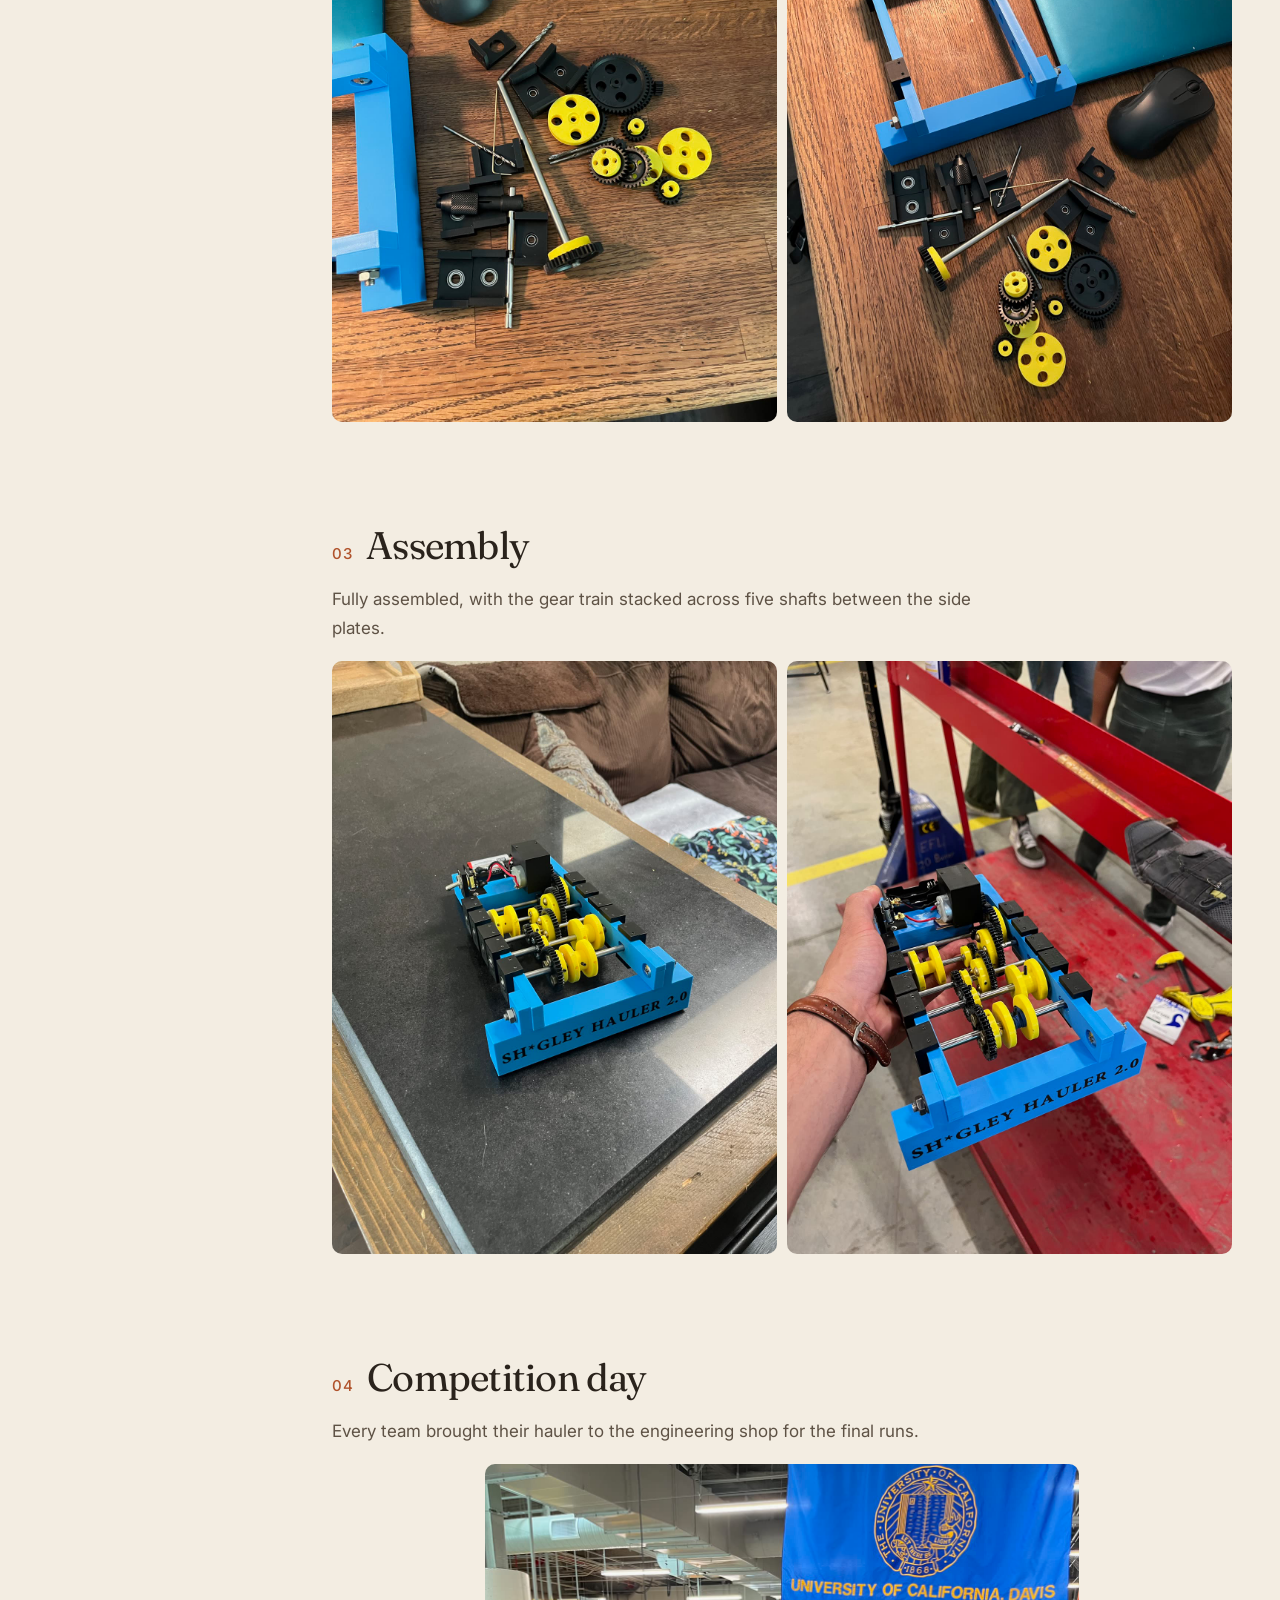
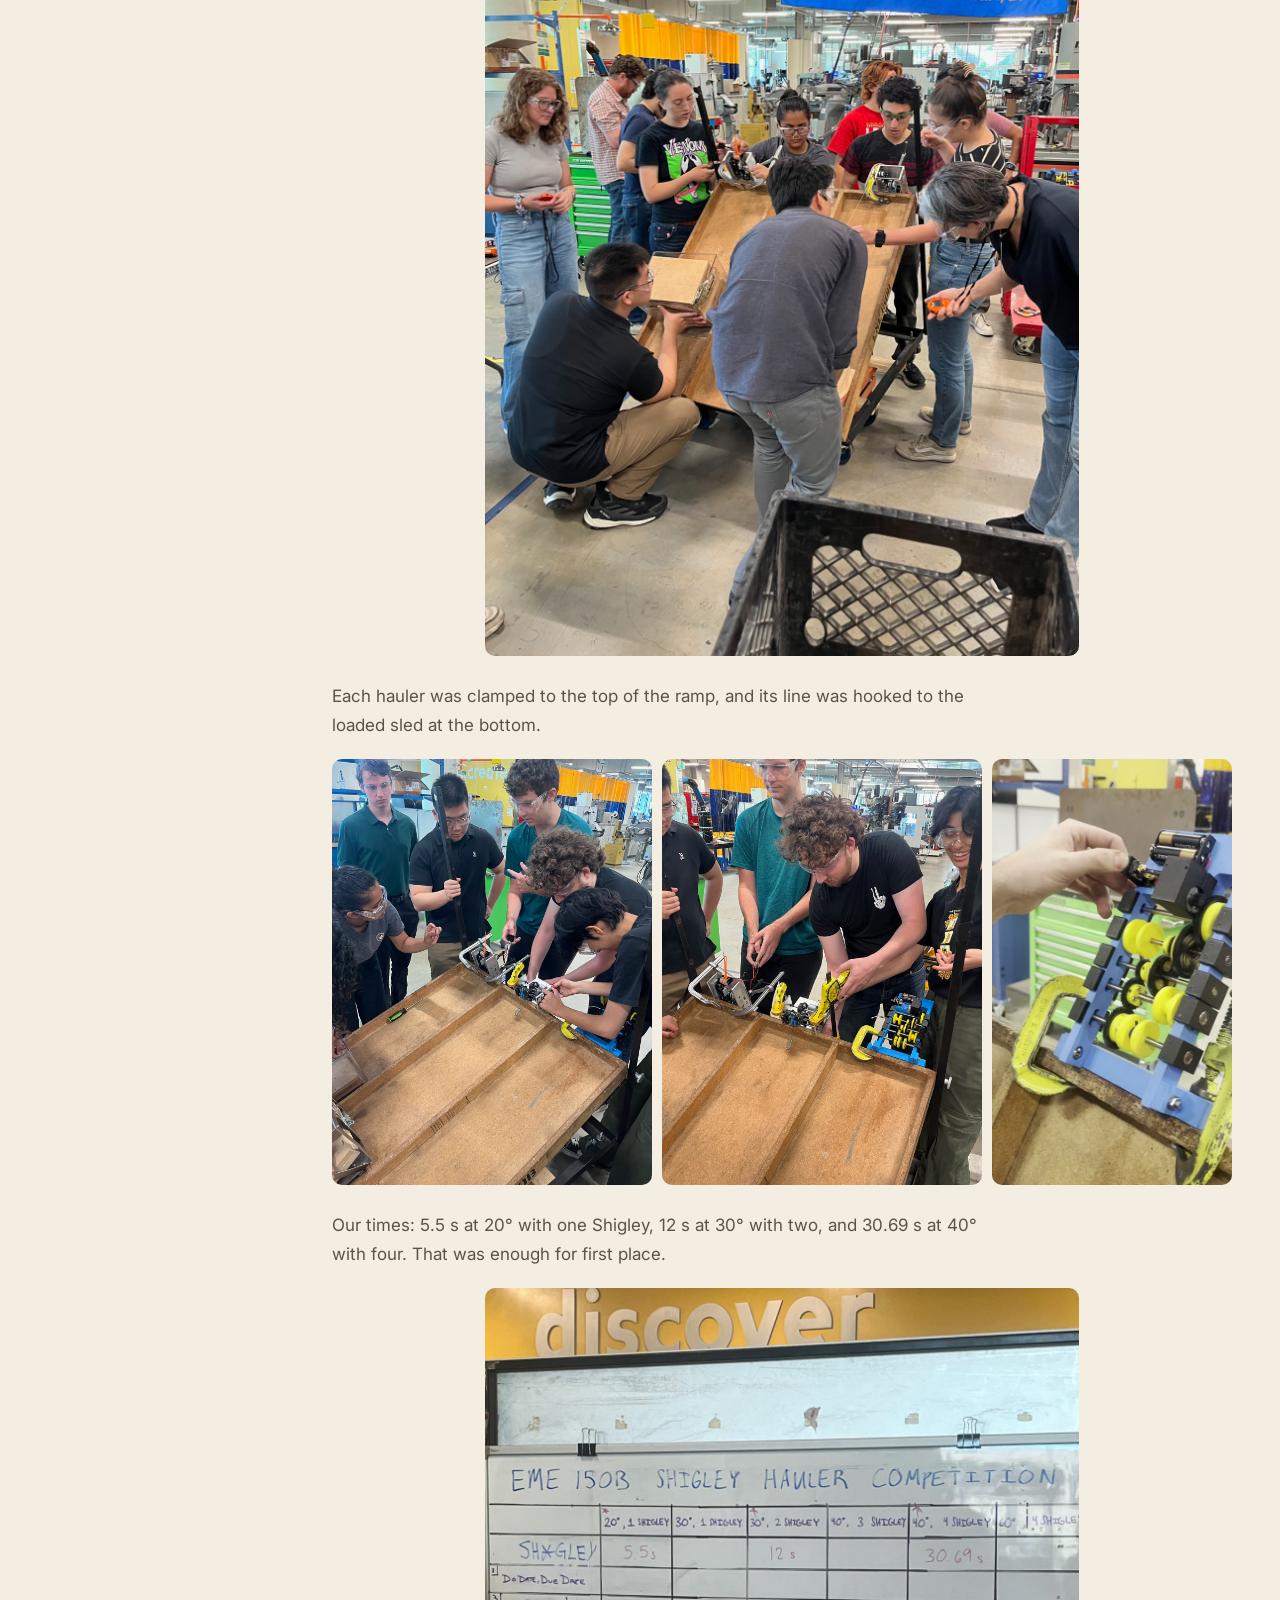
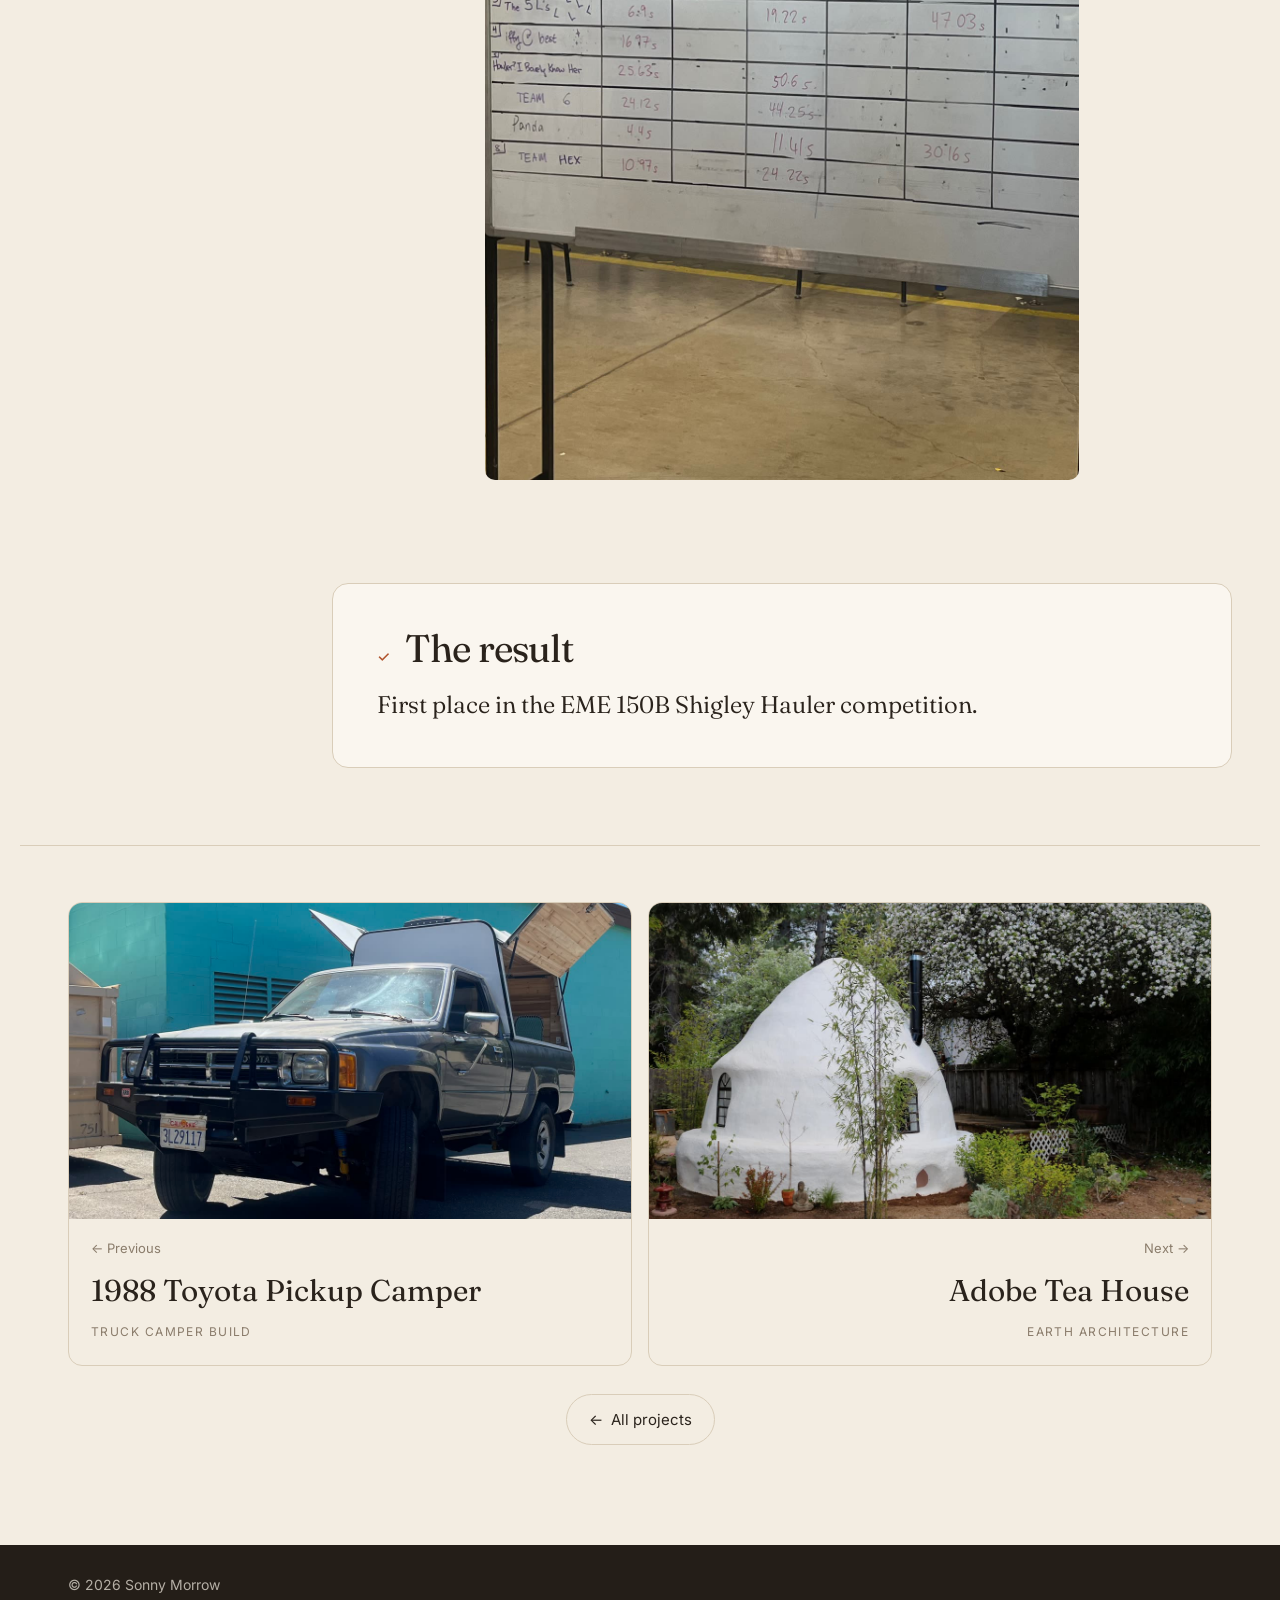
<file: projects/shigley-hauler/index.html>
<!doctype html>
<html lang="en">
<head>
<meta charset="utf-8">
<meta name="viewport" content="width=device-width, initial-scale=1">
<title>Shigley Hauler 2.0 — Sonny Morrow</title>
<meta name="description" content="A motor-driven gear transmission for EME 150B, the mechanical design course at UC Davis. I modeled the full assembly in SolidWorks and built the hauler, designing every part to be easy to print, assemble and adjust. In the class's Shigley Hauler competition it pulled a weighted load up a ramp at steeper and steeper angles, and our team took first place.">
<meta property="og:title" content="Shigley Hauler 2.0 — Sonny Morrow">
<meta property="og:description" content="A motor-driven gear transmission for EME 150B, the mechanical design course at UC Davis. I modeled the full assembly in SolidWorks and built the hauler, designing every part to be easy to print, assemble and adjust. In the class's Shigley Hauler competition it pulled a weighted load up a ramp at steeper and steeper angles, and our team took first place.">
<meta property="og:image" content="https://sonnymorrow.com/images/shigley-hauler-finished.jpeg">
<meta name="twitter:card" content="summary_large_image">
<link rel="icon" href="../../assets/favicon.svg" type="image/svg+xml">
<link rel="preconnect" href="https://fonts.googleapis.com">
<link rel="preconnect" href="https://fonts.gstatic.com" crossorigin>
<link href="https://fonts.googleapis.com/css2?family=Fraunces:ital,opsz,wght@0,9..144,300..700;1,9..144,300..600&family=Inter:wght@400;500;600&display=swap" rel="stylesheet">
<link rel="stylesheet" href="../../assets/style.css?v=3109b7e1">
<script>document.documentElement.classList.add('js');try{var t=localStorage.getItem('theme');if(t)document.documentElement.dataset.theme=t}catch(e){}</script>
</head>
<body class="project">
<div class="progress" aria-hidden="true"></div>
<header class="site-header">
  <a class="wordmark" href="../../">Sonny Morrow</a>
  <nav>
    <a href="../../#personal">Personal</a>
    <a href="../../#professional">Professional</a>
    <button class="theme-toggle" type="button" aria-label="Toggle dark mode"><span></span></button>
  </nav>
</header>
<main>
<section class="p-hero">
  <img src="../../images/shigley-hauler-cad.jpeg" width="990" height="650" alt="" class="p-hero-fill" loading="lazy" decoding="async" sizes="100vw">
  <img src="../../images/shigley-hauler-cad.jpeg" width="990" height="650" alt="Shigley Hauler 2.0" class="p-hero-whole" fetchpriority="high" decoding="async" sizes="100vw">
  <div class="p-hero-text wrap">
    <span class="kicker">Professional project · Engineering competition · 1st place</span>
    <h1>Shigley Hauler 2.0</h1>
  </div>
</section>

<section class="p-intro wrap">
  <dl class="meta"><div><dt>Course</dt><dd>EME 150B, UC Davis</dd></div><div><dt>Team</dt><dd>SH✱GLEY</dd></div><div><dt>Result</dt><dd>1st place</dd></div><div><dt>Build</dt><dd>3D printed frame &amp; gears</dd></div><div><dt>My role</dt><dd>CAD &amp; build</dd></div></dl>
  <div class="p-lede"><p>For the final project in EME 150B, each team designed and built a transmission to haul a load up an inclined ramp. Runs were timed at increasing angles and loads, measured in &quot;Shigleys&quot;.</p><p>I took on the design and the build: I modeled the complete hauler in SolidWorks, then printed, machined and assembled it. My teammates handled the written reports and analysis the course required. It was a team effort, and it came together into a first-place finish.</p></div>
</section>

<div class="p-body wrap">
  <aside class="toc"><nav aria-label="Chapters"><p>Contents</p><ol><li><a href="#ch-1"><span>01</span>Modeled first</a></li><li><a href="#ch-2"><span>02</span>Designed for manufacturing</a></li><li><a href="#ch-3"><span>03</span>Assembly</a></li><li><a href="#ch-4"><span>04</span>Competition day</a></li></ol></nav></aside>
  <article class="chapters">
    <section class="chapter reveal" id="ch-1">
      <h2><span class="ch-num">01</span>Modeled first</h2>
      <p>Before printing a single part, I modeled the entire assembly in SolidWorks: the frame, bearing holders, gears, hubs, spools, shafts, bearings, motor, battery pack and switch. Building it virtually first let me check gear mesh, shaft spacing and clearances, and catch interferences before they cost print time.</p>
      <div class="gallery"><div class="grow"><div class="gi" style="--r:1.5231"><a class="ph" href="../../images/shigley-hauler-cad.jpeg" data-lb><img src="../../images/shigley-hauler-cad.jpeg" width="990" height="650" alt="" loading="lazy" decoding="async" sizes="(min-width: 900px) 430px, 50vw"></a></div><div class="gi" style="--r:1.4921"><a class="ph" href="../../images/shigley-hauler-cad-front.jpeg" data-lb><img src="../../images/shigley-hauler-cad-front.jpeg" width="1040" height="697" alt="" loading="lazy" decoding="async" sizes="(min-width: 900px) 430px, 50vw"></a></div></div></div>
    </section>
    <section class="chapter reveal" id="ch-2">
      <h2><span class="ch-num">02</span>Designed for manufacturing</h2>
      <p>Design for manufacturing (DFM) drove most of the decisions. Every custom part was shaped to print cleanly on a desktop 3D printer, with flat faces down on the bed and no fragile overhangs, so parts came off the printer ready to use and could be reprinted quickly if something needed to change.</p>
      <p>Wherever possible I used off-the-shelf hardware instead of printing it: steel rotary shafts, ball bearings, set screws and socket-head screws from McMaster-Carr. Printed plastic only had to do what printed plastic is good at, while the precision, load-bearing interfaces ran on steel and real bearings.</p>
      <p>Most importantly, I designed in adjustability. Each bearing holder is a separate block that bolts to the frame, so shaft positions and gear mesh could be fine-tuned after assembly rather than being locked in by the print. The gears and spools mount on set-screw hubs, so they can slide along their shafts to line up with their mating gears. That adjustability turned out to be critical: printed parts never come out exactly to dimension, and being able to dial the gear train in on the bench is what made it run smoothly under load.</p>
      <div class="gallery"><div class="grow"><div class="gi" style="--r:0.7500"><a class="ph" href="../../images/shigley-hauler-shafts.jpeg" data-lb><img src="../../images/shigley-hauler-shafts.jpeg" width="1200" height="1600" alt="" loading="lazy" decoding="async" sizes="(min-width: 900px) 430px, 50vw"></a></div><div class="gi" style="--r:0.7500"><a class="ph" href="../../images/shigley-hauler-frame.jpeg" data-lb><img src="../../images/shigley-hauler-frame.jpeg" width="1200" height="1600" alt="" loading="lazy" decoding="async" sizes="(min-width: 900px) 430px, 50vw"></a></div></div></div>
      <div class="gallery"><div class="grow"><div class="gi" style="--r:0.7500"><a class="ph" href="../../images/shigley-hauler-parts.jpeg" data-lb><img src="../../images/shigley-hauler-parts.jpeg" width="1200" height="1600" alt="" loading="lazy" decoding="async" sizes="(min-width: 900px) 430px, 50vw"></a></div><div class="gi" style="--r:0.7500"><a class="ph" href="../../images/shigley-hauler-parts-layout.jpeg" data-lb><img src="../../images/shigley-hauler-parts-layout.jpeg" width="1200" height="1600" alt="" loading="lazy" decoding="async" sizes="(min-width: 900px) 430px, 50vw"></a></div></div></div>
    </section>
    <section class="chapter reveal" id="ch-3">
      <h2><span class="ch-num">03</span>Assembly</h2>
      <p>Fully assembled, with the gear train stacked across five shafts between the side plates.</p>
      <div class="gallery"><div class="grow"><div class="gi" style="--r:0.7500"><a class="ph" href="../../images/shigley-hauler-assembled.jpeg" data-lb><img src="../../images/shigley-hauler-assembled.jpeg" width="1200" height="1600" alt="" loading="lazy" decoding="async" sizes="(min-width: 900px) 430px, 50vw"></a></div><div class="gi" style="--r:0.7500"><a class="ph" href="../../images/shigley-hauler-in-hand.jpeg" data-lb><img src="../../images/shigley-hauler-in-hand.jpeg" width="1200" height="1600" alt="" loading="lazy" decoding="async" sizes="(min-width: 900px) 430px, 50vw"></a></div></div></div>
    </section>
    <section class="chapter reveal" id="ch-4">
      <h2><span class="ch-num">04</span>Competition day</h2>
      <p>Every team brought their hauler to the engineering shop for the final runs.</p>
      <div class="gallery g1"><div class="grow"><div class="gi" style="--r:0.7500"><a class="ph" href="../../images/shigley-hauler-competition-floor.jpeg" data-lb><img src="../../images/shigley-hauler-competition-floor.jpeg" width="1200" height="1600" alt="" loading="lazy" decoding="async" sizes="(min-width: 900px) 860px, 100vw"></a></div></div></div>
      <p>Each hauler was clamped to the top of the ramp, and its line was hooked to the loaded sled at the bottom.</p>
      <div class="gallery"><div class="grow"><div class="gi" style="--r:0.7500"><a class="ph" href="../../images/shigley-hauler-team.jpeg" data-lb><img src="../../images/shigley-hauler-team.jpeg" width="1200" height="1600" alt="" loading="lazy" decoding="async" sizes="(min-width: 900px) 430px, 50vw"></a></div><div class="gi" style="--r:0.7500"><a class="ph" href="../../images/shigley-hauler-on-ramp.jpeg" data-lb><img src="../../images/shigley-hauler-on-ramp.jpeg" width="1200" height="1600" alt="" loading="lazy" decoding="async" sizes="(min-width: 900px) 430px, 50vw"></a></div><div class="gi" style="--r:0.5625"><div class="ph ph-video"><video src="../../images/shigley-hauler-mounting.mp4" poster="../../images/shigley-hauler-mounting-poster.jpeg" width="540" height="960" autoplay muted loop playsinline preload="metadata" aria-hidden="true"></video></div></div></div></div>
      <p>Our times: 5.5 s at 20° with one Shigley, 12 s at 30° with two, and 30.69 s at 40° with four. That was enough for first place.</p>
      <div class="gallery g1"><div class="grow"><div class="gi" style="--r:0.7500"><a class="ph" href="../../images/shigley-hauler-results.jpeg" data-lb><img src="../../images/shigley-hauler-results.jpeg" width="1200" height="1600" alt="" loading="lazy" decoding="async" sizes="(min-width: 900px) 860px, 100vw"></a></div></div></div>
    </section>
    
    
    <section class="chapter outcome reveal">
      <h2><span class="ch-num">✓</span>The result</h2>
      <p>First place in the EME 150B Shigley Hauler competition.</p>
    </section>
    
  </article>
</div>

<nav class="pager wrap" aria-label="More projects">
  <a href="../../projects/toyota-pickup-camper-1988/" class="prev"><div class="pager-img"><img src="../../images/camper-truck-exterior.jpeg" width="1200" height="1600" alt="" loading="lazy" decoding="async" sizes="(min-width: 900px) 520px, 100vw"></div><div class="pager-text"><span>← Previous</span><strong>1988 Toyota Pickup Camper</strong><em>Truck camper build</em></div></a>
  <a href="../../projects/earthbag-dome/" class="next"><div class="pager-img"><img src="../../images/pic01.jpeg" width="1200" height="727" alt="" loading="lazy" decoding="async" sizes="(min-width: 900px) 520px, 100vw"></div><div class="pager-text"><span>Next →</span><strong>Adobe Tea House</strong><em>Earth architecture</em></div></a>
  <a class="pager-home" href="../../#work"><span aria-hidden="true">←</span> All projects</a>
</nav>
</main>
<footer class="site-footer">
  <div class="wrap">
    <div class="footer-row">
      <span>© 2026 Sonny Morrow</span>
    </div>
  </div>
</footer>
<div class="lightbox" hidden role="dialog" aria-modal="true" aria-label="Photo viewer">
  <button class="lb-close" aria-label="Close">×</button>
  <button class="lb-prev" aria-label="Previous photo">‹</button>
  <figure><img alt=""><figcaption></figcaption></figure>
  <button class="lb-next" aria-label="Next photo">›</button>
</div>
<script src="../../assets/site.js?v=497e6ebc" defer></script>
</body>
</html>
</file>
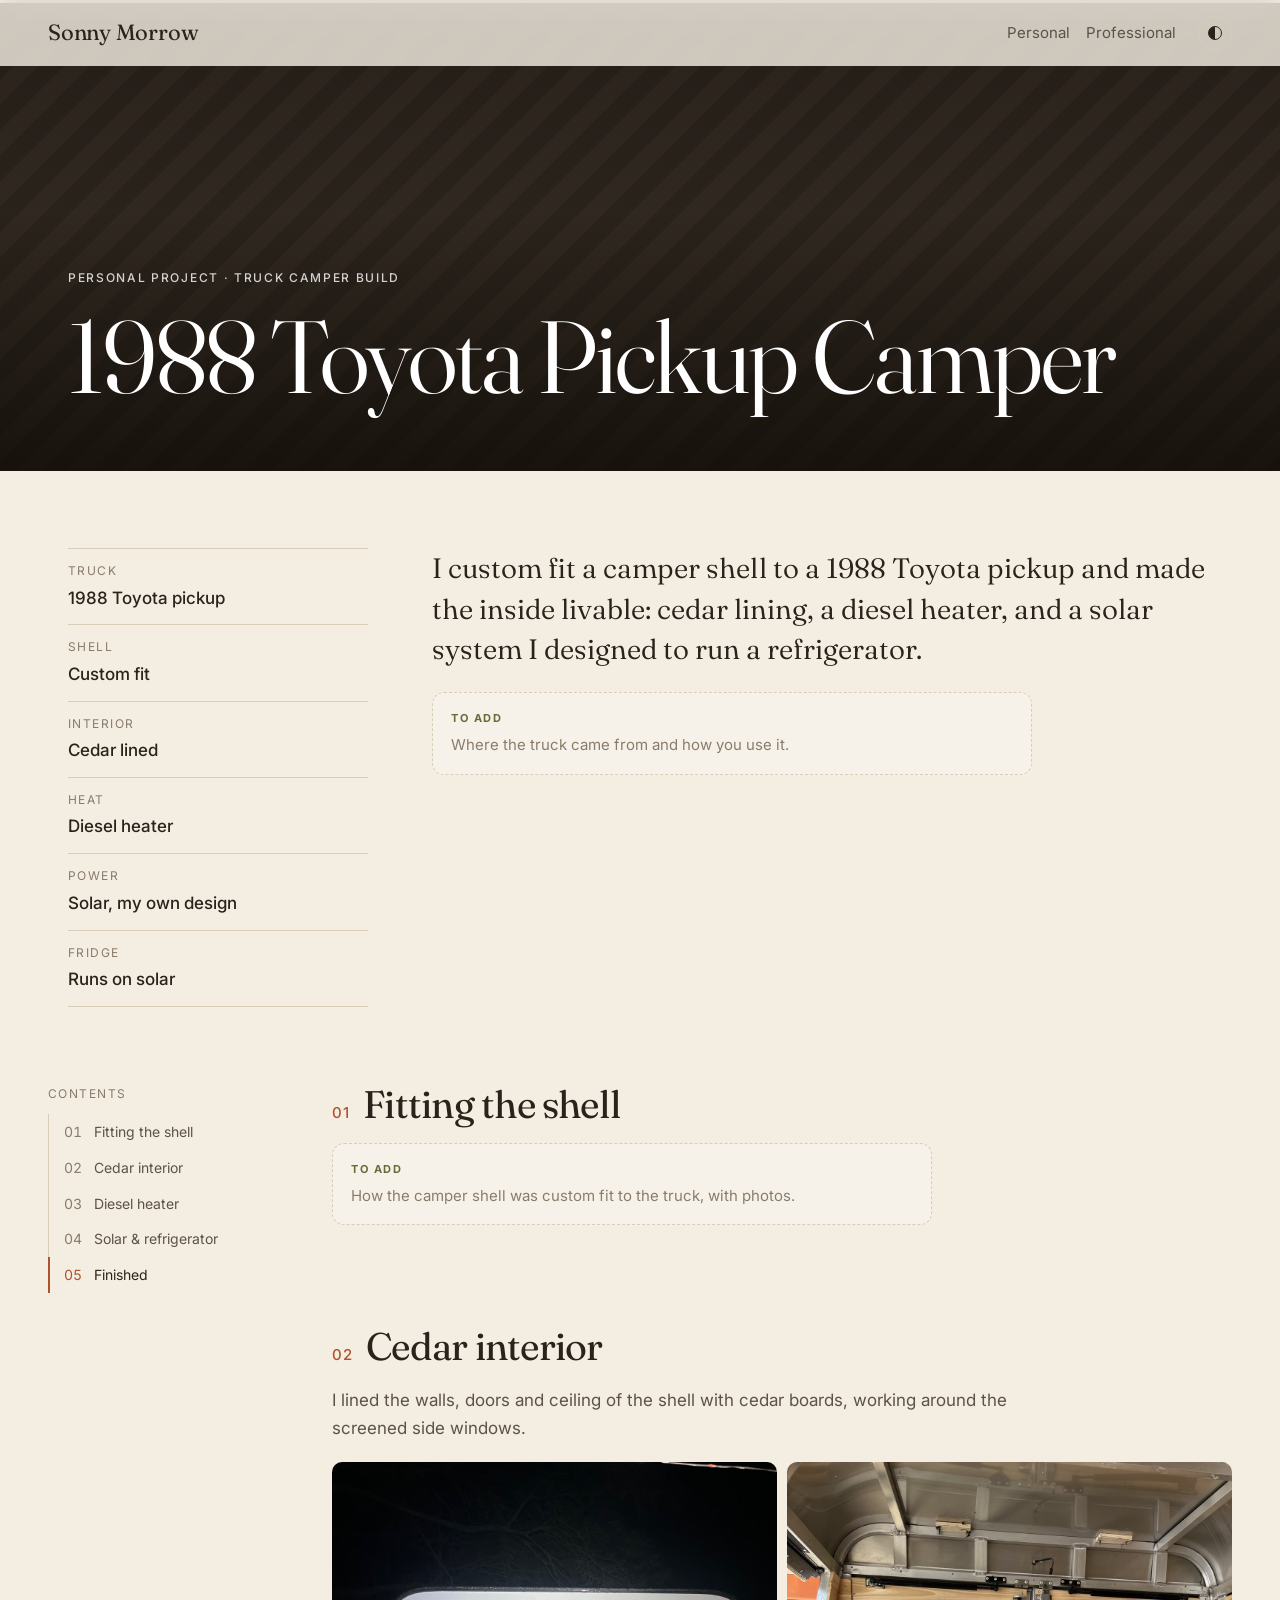
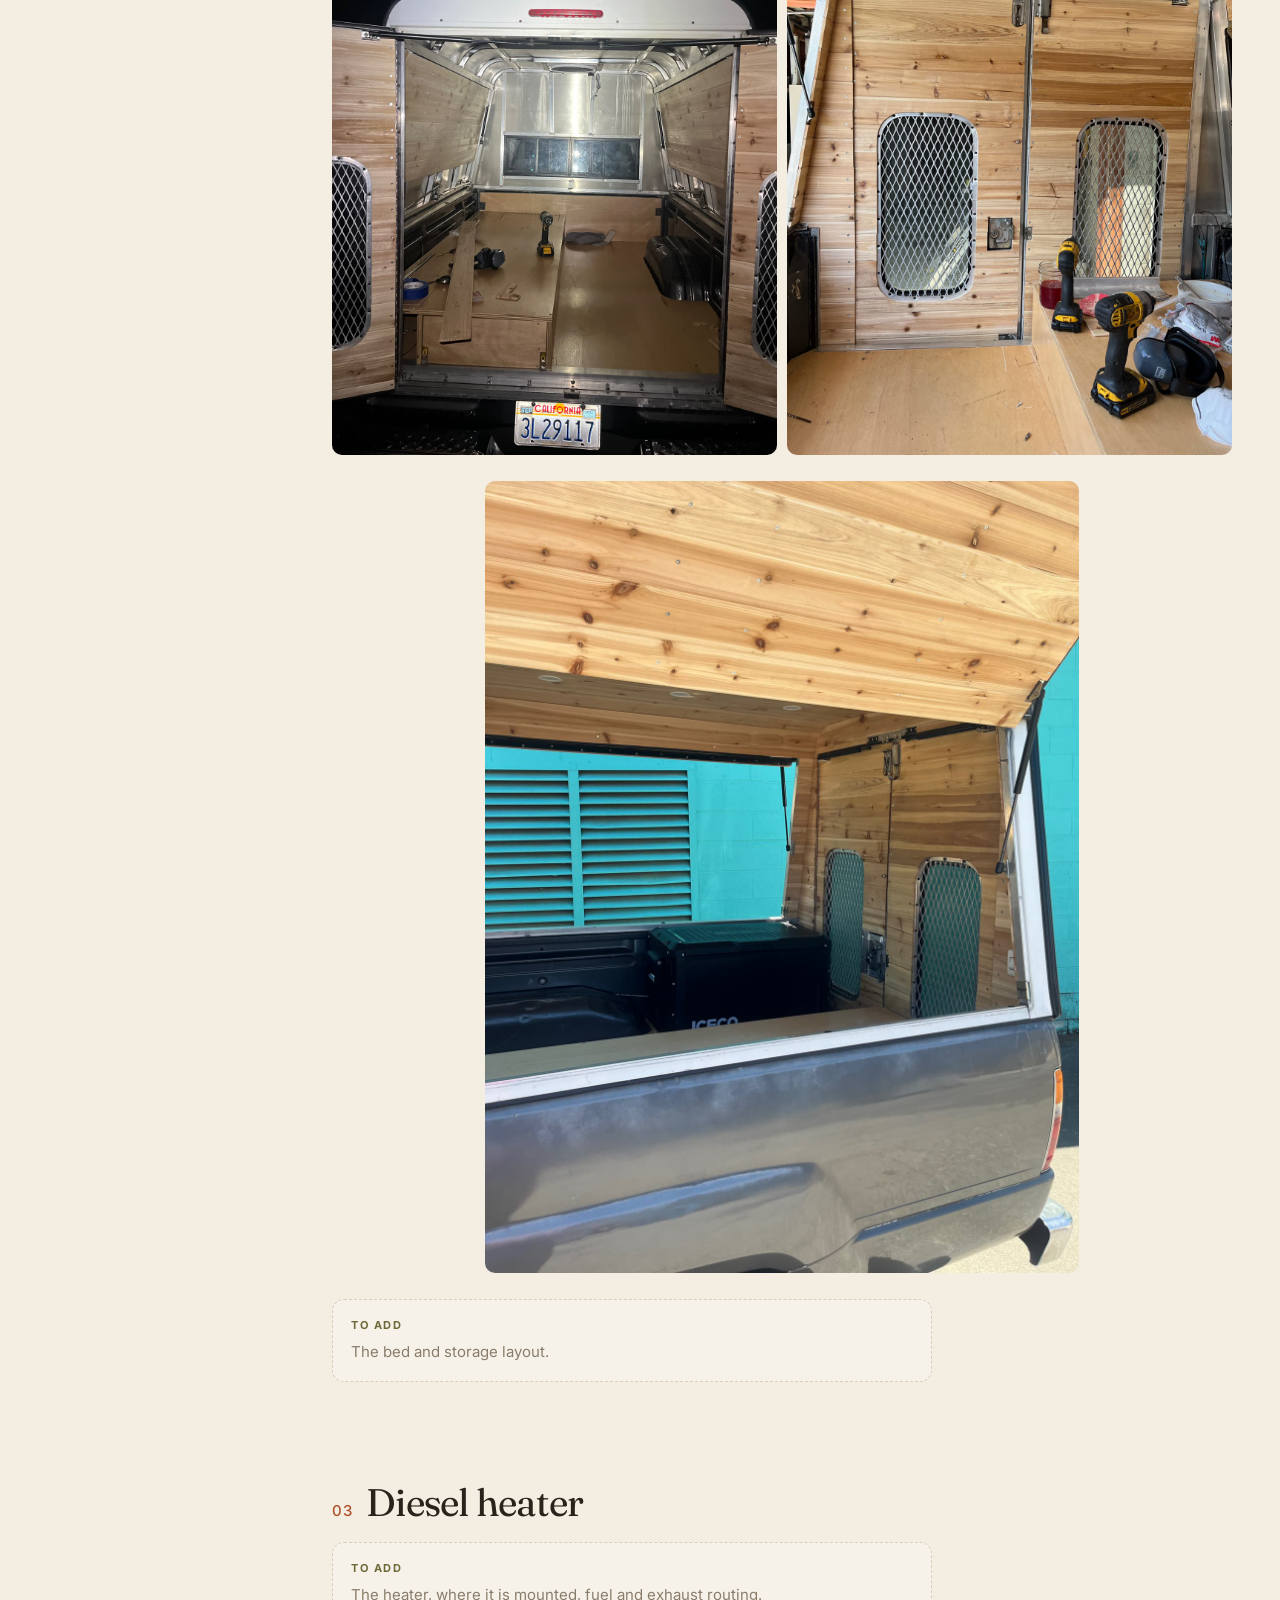
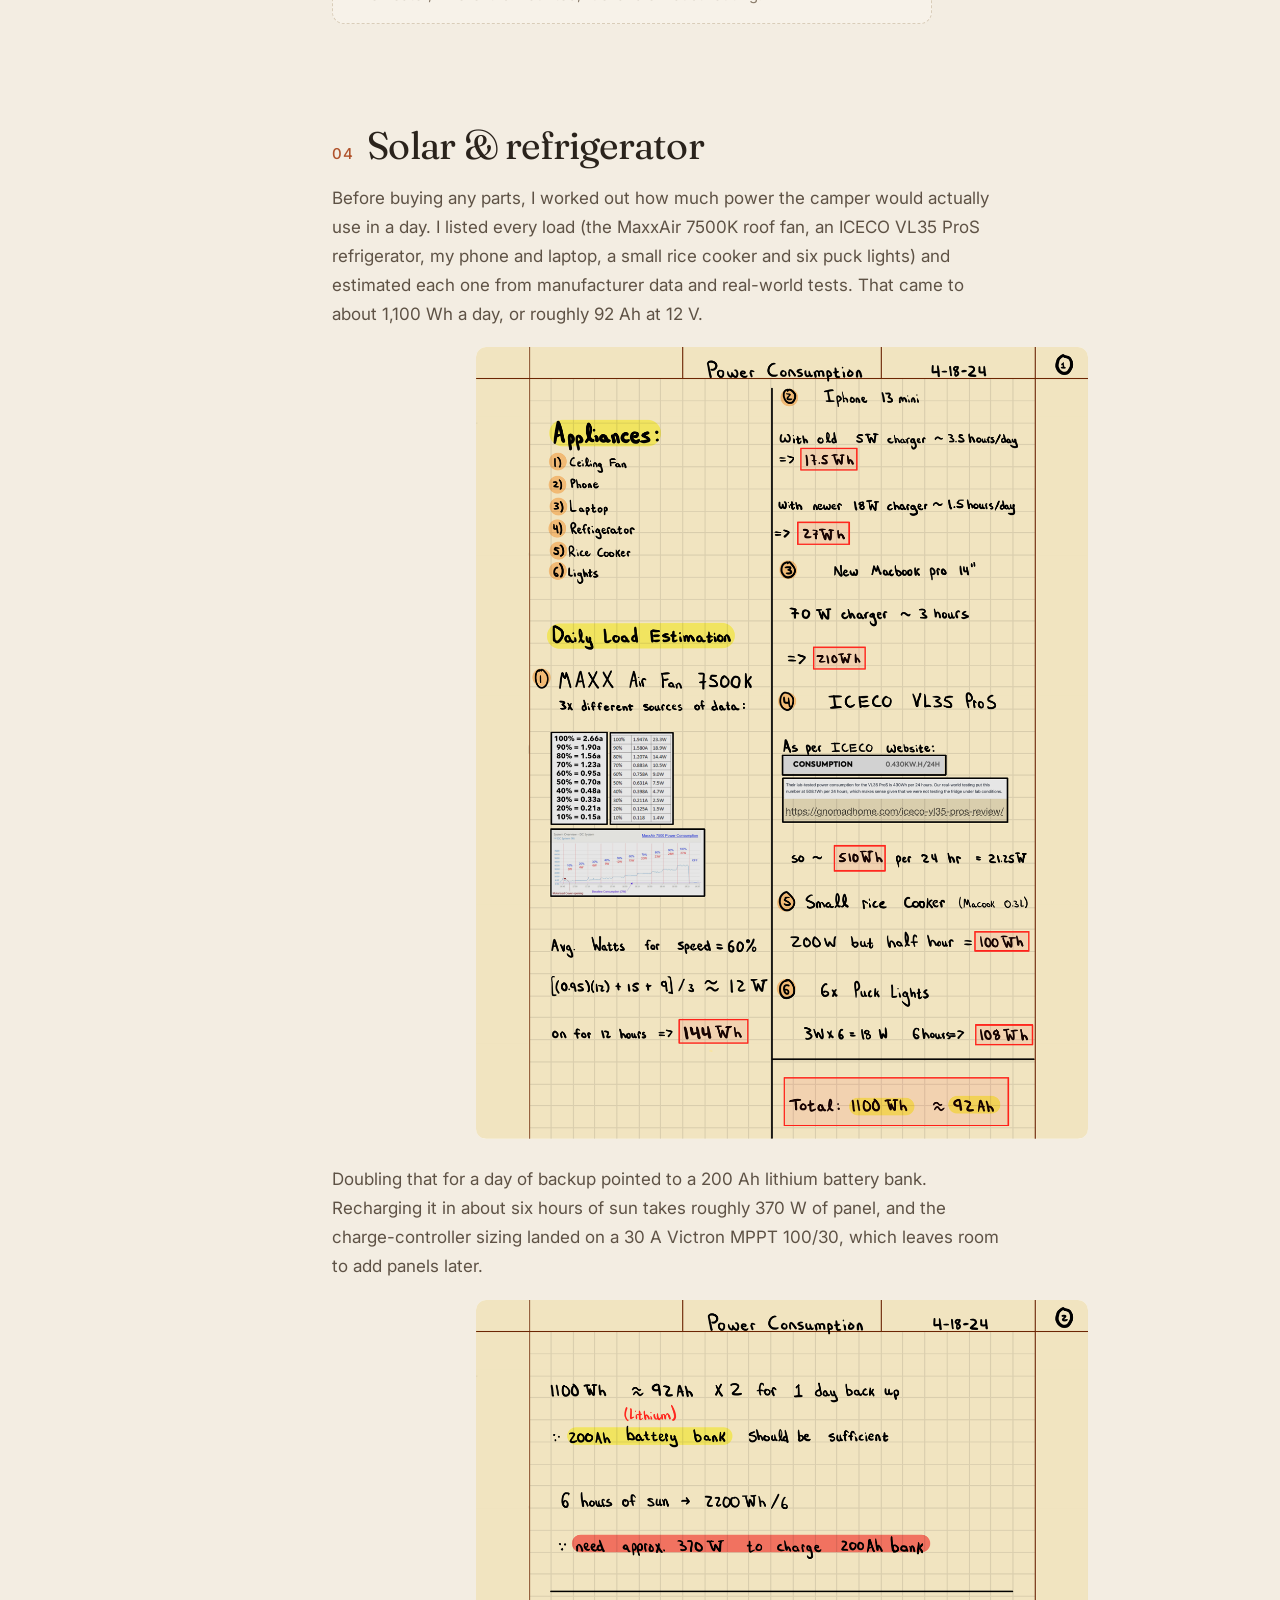
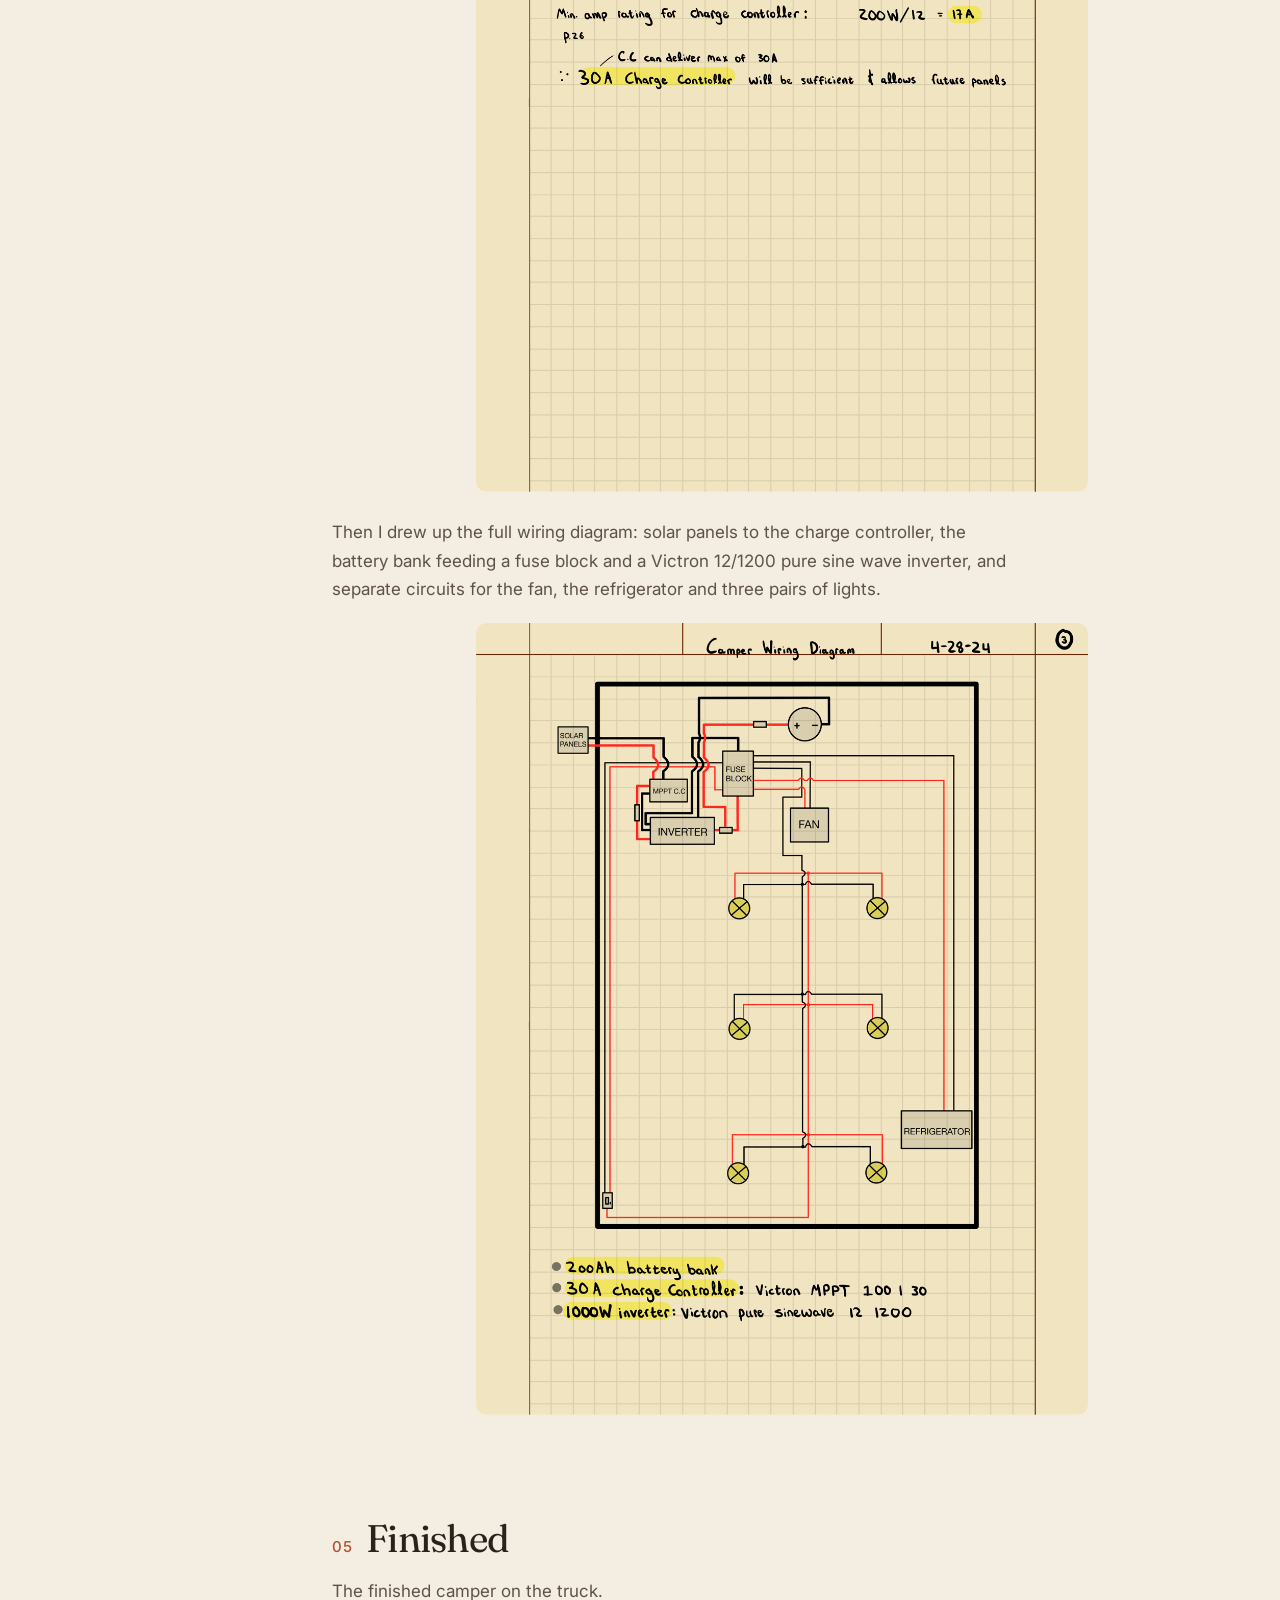
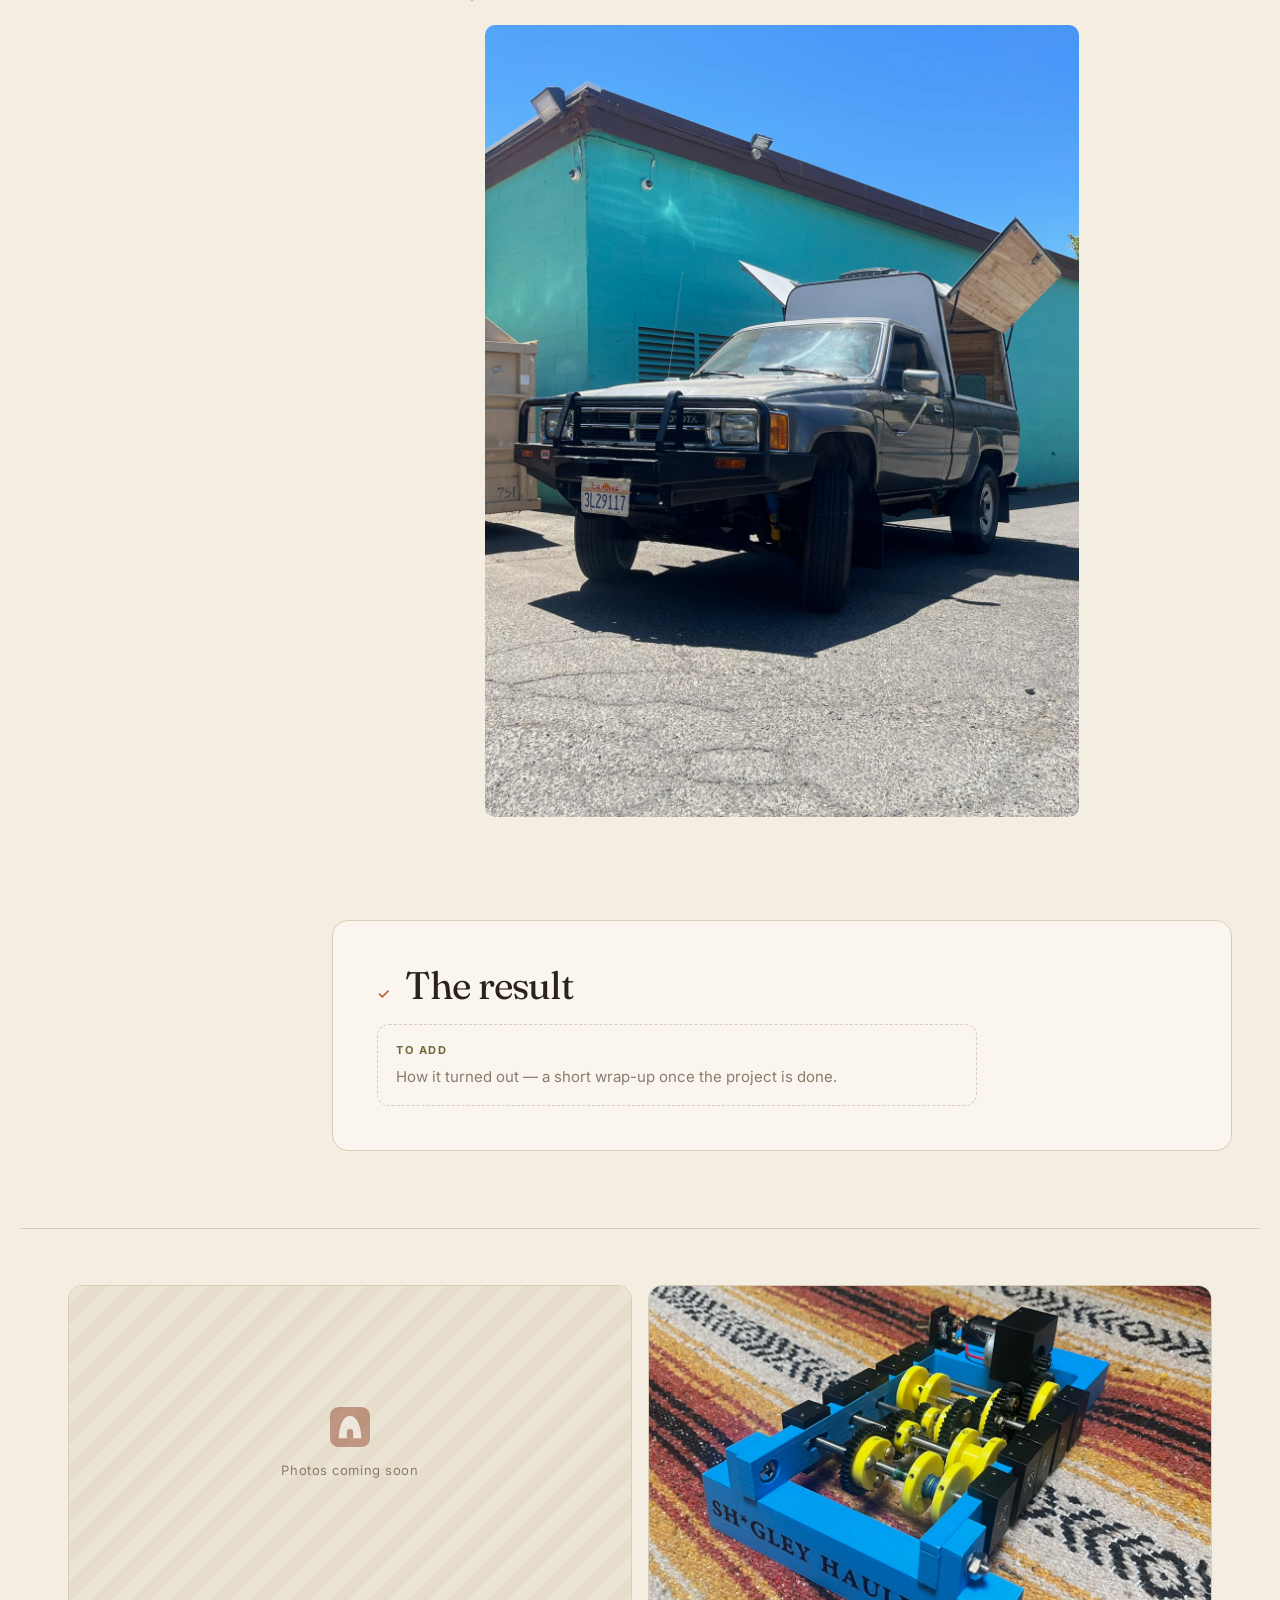
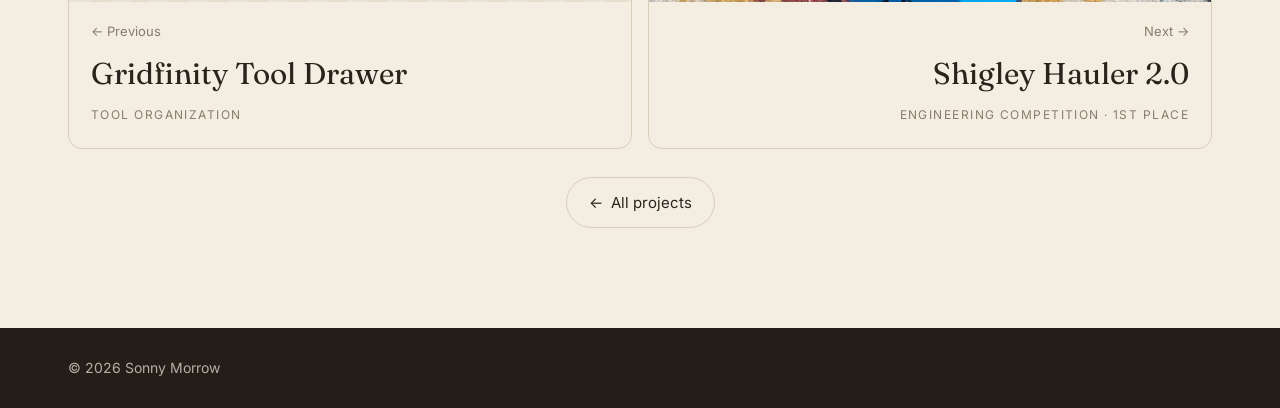
<file: projects/toyota-pickup-camper-1988/index.html>
<!doctype html>
<html lang="en">
<head>
<meta charset="utf-8">
<meta name="viewport" content="width=device-width, initial-scale=1">
<title>1988 Toyota Pickup Camper — Sonny Morrow</title>
<meta name="description" content="A custom built camper and mobile workshop based on my 1988 Toyota Pickup. I lined the camper shell with cedar and designed a complete off-grid electrical system featuring a 200Ah battery bank, 400W of solar panels, and a 1,200W inverter. The setup also includes a diesel powered heater and 12V refrigerator, creating a comfortable space for extended trips while providing power for tools, equipment, and everyday needs.">
<meta property="og:title" content="1988 Toyota Pickup Camper — Sonny Morrow">
<meta property="og:description" content="A custom built camper and mobile workshop based on my 1988 Toyota Pickup. I lined the camper shell with cedar and designed a complete off-grid electrical system featuring a 200Ah battery bank, 400W of solar panels, and a 1,200W inverter. The setup also includes a diesel powered heater and 12V refrigerator, creating a comfortable space for extended trips while providing power for tools, equipment, and everyday needs.">
<meta property="og:image" content="https://sonnymorrow.com/images/camper-truck-exterior.jpeg">
<meta name="twitter:card" content="summary_large_image">
<link rel="icon" href="../../assets/favicon.svg" type="image/svg+xml">
<link rel="preconnect" href="https://fonts.googleapis.com">
<link rel="preconnect" href="https://fonts.gstatic.com" crossorigin>
<link href="https://fonts.googleapis.com/css2?family=Fraunces:ital,opsz,wght@0,9..144,300..700;1,9..144,300..600&family=Inter:wght@400;500;600&display=swap" rel="stylesheet">
<link rel="stylesheet" href="../../assets/style.css?v=3109b7e1">
<script>document.documentElement.classList.add('js');try{var t=localStorage.getItem('theme');if(t)document.documentElement.dataset.theme=t}catch(e){}</script>
</head>
<body class="project">
<div class="progress" aria-hidden="true"></div>
<header class="site-header">
  <a class="wordmark" href="../../">Sonny Morrow</a>
  <nav>
    <a href="../../#personal">Personal</a>
    <a href="../../#professional">Professional</a>
    <button class="theme-toggle" type="button" aria-label="Toggle dark mode"><span></span></button>
  </nav>
</header>
<main>
<section class="p-hero p-hero--empty">
  
  
  <div class="p-hero-text wrap">
    <span class="kicker">Personal project · Truck camper build</span>
    <h1>1988 Toyota Pickup Camper</h1>
  </div>
</section>

<section class="p-intro wrap">
  <dl class="meta"><div><dt>Truck</dt><dd>1988 Toyota pickup</dd></div><div><dt>Shell</dt><dd>Custom fit</dd></div><div><dt>Interior</dt><dd>Cedar lined</dd></div><div><dt>Heat</dt><dd>Diesel heater</dd></div><div><dt>Power</dt><dd>Solar, my own design</dd></div><div><dt>Fridge</dt><dd>Runs on solar</dd></div></dl>
  <div class="p-lede"><p>I custom fit a camper shell to a 1988 Toyota pickup and made the inside livable: cedar lining, a diesel heater, and a solar system I designed to run a refrigerator.</p><div class="todo"><strong>To add</strong>Where the truck came from and how you use it.</div></div>
</section>

<div class="p-body wrap">
  <aside class="toc"><nav aria-label="Chapters"><p>Contents</p><ol><li><a href="#ch-1"><span>01</span>Fitting the shell</a></li><li><a href="#ch-2"><span>02</span>Cedar interior</a></li><li><a href="#ch-3"><span>03</span>Diesel heater</a></li><li><a href="#ch-4"><span>04</span>Solar &amp; refrigerator</a></li><li><a href="#ch-5"><span>05</span>Finished</a></li></ol></nav></aside>
  <article class="chapters">
    <section class="chapter reveal" id="ch-1">
      <h2><span class="ch-num">01</span>Fitting the shell</h2>
      <div class="todo"><strong>To add</strong>How the camper shell was custom fit to the truck, with photos.</div>
    </section>
    <section class="chapter reveal" id="ch-2">
      <h2><span class="ch-num">02</span>Cedar interior</h2>
      <p>I lined the walls, doors and ceiling of the shell with cedar boards, working around the screened side windows.</p>
      <div class="gallery"><div class="grow"><div class="gi" style="--r:0.7500"><a class="ph" href="../../images/camper-cedar-install.jpeg" data-lb><img src="../../images/camper-cedar-install.jpeg" width="1200" height="1600" alt="" loading="lazy" decoding="async" sizes="(min-width: 900px) 430px, 50vw"></a></div><div class="gi" style="--r:0.7500"><a class="ph" href="../../images/camper-cedar-walls.jpeg" data-lb><img src="../../images/camper-cedar-walls.jpeg" width="1200" height="1600" alt="" loading="lazy" decoding="async" sizes="(min-width: 900px) 430px, 50vw"></a></div></div></div>
      <div class="gallery g1"><div class="grow"><div class="gi" style="--r:0.7500"><a class="ph" href="../../images/camper-cedar-ceiling.jpeg" data-lb><img src="../../images/camper-cedar-ceiling.jpeg" width="1200" height="1600" alt="" loading="lazy" decoding="async" sizes="(min-width: 900px) 860px, 100vw"></a></div></div></div>
      <div class="todo"><strong>To add</strong>The bed and storage layout.</div>
    </section>
    <section class="chapter reveal" id="ch-3">
      <h2><span class="ch-num">03</span>Diesel heater</h2>
      <div class="todo"><strong>To add</strong>The heater, where it is mounted, fuel and exhaust routing.</div>
    </section>
    <section class="chapter reveal" id="ch-4">
      <h2><span class="ch-num">04</span>Solar &amp; refrigerator</h2>
      <p>Before buying any parts, I worked out how much power the camper would actually use in a day. I listed every load (the MaxxAir 7500K roof fan, an ICECO VL35 ProS refrigerator, my phone and laptop, a small rice cooker and six puck lights) and estimated each one from manufacturer data and real-world tests. That came to about 1,100 Wh a day, or roughly 92 Ah at 12 V.</p>
      <div class="gallery g1"><div class="grow"><div class="gi" style="--r:0.7732"><a class="ph" href="../../images/camper-power-budget.png" data-lb><img src="../../images/camper-power-budget.png" width="1200" height="1552" alt="" loading="lazy" decoding="async" sizes="(min-width: 900px) 860px, 100vw"></a></div></div></div>
      <p>Doubling that for a day of backup pointed to a 200 Ah lithium battery bank. Recharging it in about six hours of sun takes roughly 370 W of panel, and the charge-controller sizing landed on a 30 A Victron MPPT 100/30, which leaves room to add panels later.</p>
      <div class="gallery g1"><div class="grow"><div class="gi" style="--r:0.7732"><a class="ph" href="../../images/camper-battery-solar-sizing.png" data-lb><img src="../../images/camper-battery-solar-sizing.png" width="1200" height="1552" alt="" loading="lazy" decoding="async" sizes="(min-width: 900px) 860px, 100vw"></a></div></div></div>
      <p>Then I drew up the full wiring diagram: solar panels to the charge controller, the battery bank feeding a fuse block and a Victron 12/1200 pure sine wave inverter, and separate circuits for the fan, the refrigerator and three pairs of lights.</p>
      <div class="gallery g1"><div class="grow"><div class="gi" style="--r:0.7732"><a class="ph" href="../../images/camper-wiring-diagram.png" data-lb><img src="../../images/camper-wiring-diagram.png" width="1200" height="1552" alt="" loading="lazy" decoding="async" sizes="(min-width: 900px) 860px, 100vw"></a></div></div></div>
    </section>
    <section class="chapter reveal" id="ch-5">
      <h2><span class="ch-num">05</span>Finished</h2>
      <p>The finished camper on the truck.</p>
      <div class="gallery g1"><div class="grow"><div class="gi" style="--r:0.7500"><a class="ph" href="../../images/camper-truck-exterior.jpeg" data-lb><img src="../../images/camper-truck-exterior.jpeg" width="1200" height="1600" alt="" loading="lazy" decoding="async" sizes="(min-width: 900px) 860px, 100vw"></a></div></div></div>
    </section>
    
    
    <section class="chapter outcome reveal">
      <h2><span class="ch-num">✓</span>The result</h2>
      <div class="todo"><strong>To add</strong>How it turned out — a short wrap-up once the project is done.</div>
    </section>
    
  </article>
</div>

<nav class="pager wrap" aria-label="More projects">
  <a href="../../projects/gridfinity-tool-drawer/" class="prev"><div class="pager-img"><div class="ph-empty"><img src="../../assets/favicon.svg" alt="" width="40" height="40"><span>Photos coming soon</span></div></div><div class="pager-text"><span>← Previous</span><strong>Gridfinity Tool Drawer</strong><em>tool organization</em></div></a>
  <a href="../../projects/shigley-hauler/" class="next"><div class="pager-img"><img src="../../images/shigley-hauler-finished.jpeg" width="1200" height="1600" alt="" loading="lazy" decoding="async" sizes="(min-width: 900px) 520px, 100vw"></div><div class="pager-text"><span>Next →</span><strong>Shigley Hauler 2.0</strong><em>Engineering competition · 1st place</em></div></a>
  <a class="pager-home" href="../../#work"><span aria-hidden="true">←</span> All projects</a>
</nav>
</main>
<footer class="site-footer">
  <div class="wrap">
    <div class="footer-row">
      <span>© 2026 Sonny Morrow</span>
    </div>
  </div>
</footer>
<div class="lightbox" hidden role="dialog" aria-modal="true" aria-label="Photo viewer">
  <button class="lb-close" aria-label="Close">×</button>
  <button class="lb-prev" aria-label="Previous photo">‹</button>
  <figure><img alt=""><figcaption></figcaption></figure>
  <button class="lb-next" aria-label="Next photo">›</button>
</div>
<script src="../../assets/site.js?v=497e6ebc" defer></script>
</body>
</html>
</file>
<file: assets/style.css>
:root {
  --bg: #f3ede2;
  --bg-2: #ebe3d4;
  --card: #faf6ef;
  --ink: #2a231c;
  --ink-2: #5e5245;
  --muted: #8a7c6b;
  --line: #d9cdb9;
  --accent: #b0532c;
  --accent-ink: #fff8f0;
  --olive: #6d6a3a;
  --shadow: 0 1px 2px rgb(60 40 20 / .06), 0 8px 30px rgb(60 40 20 / .08);
  --serif: 'Fraunces', Georgia, serif;
  --sans: 'Inter', system-ui, -apple-system, sans-serif;
  --gutter: clamp(16px, 4vw, 48px);
  --max: 1240px;
  color-scheme: light;
}
@media (prefers-color-scheme: dark) {
  :root:not([data-theme="light"]) {
    --bg: #1b1814; --bg-2: #24201b; --card: #24201b; --ink: #efe7da; --ink-2: #c4b8a6; --muted: #948775;
    --line: #3a332b; --accent: #e07a4c; --accent-ink: #1b1814; --olive: #b4b07a;
    --shadow: 0 1px 2px rgb(0 0 0 / .3), 0 8px 30px rgb(0 0 0 / .3); color-scheme: dark;
  }
}
:root[data-theme="dark"] {
  --bg: #1b1814; --bg-2: #24201b; --card: #24201b; --ink: #efe7da; --ink-2: #c4b8a6; --muted: #948775;
  --line: #3a332b; --accent: #e07a4c; --accent-ink: #1b1814; --olive: #b4b07a;
  --shadow: 0 1px 2px rgb(0 0 0 / .3), 0 8px 30px rgb(0 0 0 / .3); color-scheme: dark;
}

*, *::before, *::after { box-sizing: border-box; }
html { scroll-behavior: smooth; -webkit-text-size-adjust: 100%; }
body {
  margin: 0; background: var(--bg); color: var(--ink);
  font: 400 17px/1.7 var(--sans); -webkit-font-smoothing: antialiased; overflow-x: hidden;
}
img { max-width: 100%; height: auto; display: block; }
a { color: inherit; }
::selection { background: var(--accent); color: var(--accent-ink); }
.wrap { max-width: var(--max); margin-inline: auto; padding-inline: var(--gutter); }
h1, h2, h3 { font-family: var(--serif); font-weight: 400; line-height: 1.08; letter-spacing: -.02em; margin: 0; font-optical-sizing: auto; }
em { font-style: italic; color: var(--accent); }

/* ---------- Header ---------- */
.site-header {
  position: sticky; top: 0; z-index: 50; display: flex; align-items: center; justify-content: space-between;
  padding: 14px var(--gutter); background: color-mix(in srgb, var(--bg) 82%, transparent);
  backdrop-filter: blur(12px); -webkit-backdrop-filter: blur(12px); border-bottom: 1px solid transparent;
  transition: border-color .3s;
}
.site-header.scrolled { border-bottom-color: var(--line); }
.wordmark { font-family: var(--serif); font-size: 22px; text-decoration: none; letter-spacing: -.01em; }
.site-header nav { display: flex; gap: 22px; align-items: center; font-size: 15px; }
.site-header nav a { text-decoration: none; color: var(--ink-2); }
.site-header nav a:hover { color: var(--accent); }
.theme-toggle {
  width: 34px; height: 34px; border-radius: 50%; border: 1px solid var(--line); background: transparent;
  cursor: pointer; display: grid; place-items: center; padding: 0;
}
.theme-toggle span {
  width: 14px; height: 14px; border-radius: 50%;
  background: linear-gradient(90deg, var(--ink) 50%, transparent 50%); border: 1.5px solid var(--ink);
}

/* ---------- Home hero ---------- */
.hero {
  display: grid; grid-template-columns: 0.8fr 1.45fr; gap: clamp(24px, 4vw, 72px); align-items: center;
  max-width: 1560px; margin: 0 auto; padding: clamp(32px, 6vw, 80px) var(--gutter) clamp(40px, 6vw, 72px);
}
.eyebrow, .kicker {
  font-size: 12px; letter-spacing: .14em; text-transform: uppercase; color: var(--muted); font-weight: 500;
}
.hero h1 { font-size: clamp(42px, 5.4vw, 84px); text-wrap: balance; margin: 14px 0 22px; font-weight: 350; }
.lede { font-size: clamp(17px, 1.5vw, 19px); color: var(--ink-2); max-width: 34em; margin: 0 0 30px; }
.btn {
  display: inline-flex; gap: 10px; align-items: center; padding: 13px 22px; border-radius: 999px;
  background: var(--ink); color: var(--bg); text-decoration: none; font-weight: 500; font-size: 15px;
  transition: transform .2s, background .2s;
}
.btn:hover { background: var(--accent); color: var(--accent-ink); transform: translateY(-1px); }
/* Collage: a wide "drawing vs. built" pair across the top, three project tiles below.
   Each tile links to its project. */
.collage {
  display: grid; grid-template-columns: 1fr 1fr 1fr; grid-template-rows: 1.85fr 1fr; gap: 12px;
  aspect-ratio: 4/2.9;
}
.tile.pair { grid-column: 1 / 4; display: grid; grid-template-columns: 1fr 1fr; gap: 0; }
.tile.pair .half { position: relative; overflow: hidden; display: block; }
.tile.pair .half.dwg { background: #fff; border-right: 1px solid var(--line); }
.tile.pair .half.dwg img { object-fit: contain; padding: 22px 14px; animation: none; }
.tile { position: relative; display: block; overflow: hidden; border-radius: 14px; box-shadow: var(--shadow); background: var(--bg-2); }
.tile img { width: 100%; height: 100%; object-fit: cover; transition: transform 1.1s cubic-bezier(.2,.7,.2,1); }
.tile:hover img { transform: scale(1.03); }
.tile .hero-tag { left: 10px; bottom: 10px; font-size: 11px; padding: 5px 10px; }
@keyframes slowzoom { from { transform: scale(1.08); } to { transform: scale(1); } }
.hero-tag {
  position: absolute; left: 14px; bottom: 14px; font-size: 12px; padding: 6px 12px; border-radius: 999px;
  background: rgb(20 15 10 / .55); color: #fff; backdrop-filter: blur(6px);
}

/* ---------- Stats ---------- */
.stats {
  display: grid; grid-template-columns: repeat(4, 1fr); border-block: 1px solid var(--line);
  padding-block: 26px; gap: 16px;
}
.stats div { display: flex; flex-direction: column; gap: 4px; }
.stats strong { font-family: var(--serif); font-size: clamp(34px, 4vw, 52px); font-weight: 350; line-height: 1; color: var(--accent); }
.stats span { font-size: 14px; color: var(--muted); }

/* ---------- Work ---------- */
.work { padding-block: clamp(56px, 8vw, 110px); }
.section-title { font-size: clamp(32px, 4vw, 52px); margin-bottom: clamp(28px, 4vw, 56px); }
.card + .card { margin-top: clamp(40px, 6vw, 88px); }
.card-link { display: grid; grid-template-columns: 1.45fr 1fr; gap: clamp(20px, 4vw, 56px); align-items: center; text-decoration: none; }
.card:nth-child(odd of .card) .card-link { grid-template-columns: 1fr 1.45fr; }
.card:nth-child(odd of .card) .card-img { order: 2; }
.card-img { overflow: hidden; border-radius: 14px; aspect-ratio: 3/2; box-shadow: var(--shadow); background: var(--bg-2); }
.card-img img { width: 100%; height: 100%; object-fit: cover; transition: transform 1.1s cubic-bezier(.2,.7,.2,1); }
.card-link:hover .card-img img { transform: scale(1.045); }
.card-body { position: relative; }
.num { display: block; font-family: var(--serif); font-size: 15px; color: var(--accent); margin-bottom: 10px; }
.card h3 { font-size: clamp(30px, 3.4vw, 46px); margin: 8px 0 14px; }
.card p { color: var(--ink-2); margin: 0 0 20px; }
.more { font-weight: 500; font-size: 15px; border-bottom: 1px solid var(--line); padding-bottom: 3px; transition: border-color .2s, color .2s; }
.card-link:hover .more { color: var(--accent); border-color: var(--accent); }

/* ---------- Project page ---------- */
.progress { position: fixed; top: 0; left: 0; height: 3px; width: 100%; background: var(--accent); transform-origin: 0 50%; transform: scaleX(0); z-index: 60; }
.p-hero { position: relative; height: min(78vh, 760px); min-height: 380px; overflow: hidden; margin-top: -63px; }
.p-hero img { width: 100%; height: 100%; object-fit: cover; animation: slowzoom 18s ease-out both; }
.p-hero::after { content: ''; position: absolute; inset: 0; background: linear-gradient(to top, rgb(15 10 6 / .72), rgb(15 10 6 / .05) 55%, rgb(15 10 6 / .25)); }
.p-hero-text { position: absolute; inset: auto 0 0; z-index: 1; padding-bottom: clamp(28px, 5vw, 60px); color: #fff; }
.p-hero-text .kicker { color: rgb(255 255 255 / .8); }
.p-hero h1 { font-size: clamp(46px, 8vw, 116px); font-weight: 350; margin-top: 10px; }
.p-intro { display: grid; grid-template-columns: 300px 1fr; gap: clamp(24px, 5vw, 72px); padding-block: clamp(40px, 6vw, 80px); }
.p-lede:only-child { grid-column: 2; }
.meta { margin: 0; display: grid; gap: 0; align-content: start; }
.meta div { padding: 12px 0; border-top: 1px solid var(--line); }
.meta div:last-child { border-bottom: 1px solid var(--line); }
.meta dt { font-size: 12px; text-transform: uppercase; letter-spacing: .12em; color: var(--muted); }
.meta dd { margin: 2px 0 0; font-weight: 500; }
.p-lede p { font-family: var(--serif); font-size: clamp(21px, 2.2vw, 28px); line-height: 1.45; margin: 0 0 .8em; font-weight: 350; }

.p-body { display: grid; grid-template-columns: 220px minmax(0, 1fr); gap: clamp(24px, 5vw, 72px); }
.toc nav { position: sticky; top: 90px; font-size: 14px; }
.toc p { font-size: 12px; text-transform: uppercase; letter-spacing: .12em; color: var(--muted); margin: 0 0 10px; }
.toc ol { list-style: none; padding: 0; margin: 0; border-left: 1px solid var(--line); }
.toc a { display: flex; gap: 10px; padding: 6px 0 6px 14px; text-decoration: none; color: var(--ink-2); margin-left: -1px; border-left: 2px solid transparent; transition: color .2s, border-color .2s; }
.toc a span { color: var(--muted); font-variant-numeric: tabular-nums; min-width: 1.4em; }
.toc a:hover, .toc a.active { color: var(--ink); border-left-color: var(--accent); }
.toc a.active span { color: var(--accent); }

.chapters { max-width: 860px; min-width: 0; }
.chapter { padding-bottom: clamp(44px, 6vw, 80px); scroll-margin-top: 80px; }
.chapter h2 { font-size: clamp(28px, 3vw, 40px); margin-bottom: 18px; display: flex; align-items: baseline; gap: 14px; }
.chapter h2 small { font-family: var(--sans); font-size: 14px; color: var(--muted); letter-spacing: 0; }
.ch-num { font-size: 15px; color: var(--accent); font-family: var(--sans); font-weight: 500; letter-spacing: .04em; }
.chapter > p { max-width: 40em; color: var(--ink-2); margin: 0 0 1.1em; }
.note { font-style: italic; color: var(--muted); }
.hint { font-size: 14px; color: var(--muted) !important; }
.inline-link { color: var(--accent); font-weight: 500; text-decoration: none; border-bottom: 1px solid currentColor; }

/* Justified rows: each photo keeps its own shape (--r = width/height),
   widths are shared in proportion so every photo in a row is the same height. */
.gallery { display: flex; flex-direction: column; gap: 10px; margin: 6px 0 26px; }
.grow { display: flex; gap: 10px; }
.gi { flex: var(--r) 1 0; min-width: 0; aspect-ratio: var(--r); }
.gallery.g1 .gi { flex: none; width: min(100%, calc(78vh * var(--r))); margin: 0 auto; }
.ph { display: block; width: 100%; height: 100%; overflow: hidden; border-radius: 10px; background: var(--bg-2); cursor: zoom-in; }
.ph img { display: block; width: 100%; height: 100%; object-fit: cover; transition: transform .8s cubic-bezier(.2,.7,.2,1), opacity .4s; }
.ph:hover img { transform: scale(1.03); }

/* Before / after */
.ba { position: relative; border-radius: 12px; overflow: hidden; aspect-ratio: 3/2; user-select: none; box-shadow: var(--shadow); }
.ba img { width: 100%; height: 100%; object-fit: cover; }
.ba-before { position: absolute; inset: 0; clip-path: inset(0 calc(100% - var(--pos)) 0 0); }
.ba input { position: absolute; inset: 0; width: 100%; height: 100%; opacity: 0; cursor: ew-resize; margin: 0; z-index: 3; }
.ba-handle { position: absolute; top: 0; bottom: 0; left: var(--pos); width: 2px; background: #fff; transform: translateX(-1px); pointer-events: none; z-index: 2; }
.ba-handle::after { content: '‹ ›'; position: absolute; top: 50%; left: 50%; transform: translate(-50%,-50%); width: 46px; height: 46px; border-radius: 50%; background: #fff; color: #222; display: grid; place-items: center; font-size: 18px; box-shadow: 0 2px 12px rgb(0 0 0 / .3); letter-spacing: 2px; }
.ba input:focus-visible ~ .ba-handle::after { outline: 3px solid var(--accent); outline-offset: 2px; }
.ba-label { position: absolute; top: 14px; z-index: 2; font-size: 12px; text-transform: uppercase; letter-spacing: .12em; padding: 5px 10px; border-radius: 999px; background: rgb(20 15 10 / .6); color: #fff; pointer-events: none; }
.ba-label.l { left: 14px; } .ba-label.r { right: 14px; }

.parts { list-style: none; padding: 0; margin: 0; display: grid; grid-template-columns: repeat(2, 1fr); gap: 0 32px; }
.parts li { padding: 10px 0 10px 30px; border-bottom: 1px solid var(--line); position: relative; font-size: 15px; }
.parts li::before { content: ''; position: absolute; left: 2px; top: 15px; width: 14px; height: 8px; border-left: 2px solid var(--olive); border-bottom: 2px solid var(--olive); transform: rotate(-45deg); }

.outcome { background: var(--card); border: 1px solid var(--line); border-radius: 16px; padding: clamp(24px, 4vw, 44px); margin-bottom: clamp(44px, 6vw, 80px); }
.outcome p { font-family: var(--serif); font-size: clamp(19px, 2vw, 24px); line-height: 1.5; color: var(--ink) !important; font-weight: 350; margin: 0 !important; max-width: none !important; }
.video { position: relative; aspect-ratio: 16/9; border-radius: 12px; overflow: hidden; background: #000; }
.video iframe { position: absolute; inset: 0; width: 100%; height: 100%; border: 0; }

.pager { display: grid; grid-template-columns: 1fr 1fr; gap: 16px; padding-block: 20px clamp(56px, 8vw, 100px); border-top: 1px solid var(--line); padding-top: clamp(32px, 5vw, 56px); }
.pager > a:not(.pager-home) { display: flex; flex-direction: column; overflow: hidden; border: 1px solid var(--line); border-radius: 14px; text-decoration: none; transition: border-color .2s, background .2s; }
.pager > a:not(.pager-home):hover { border-color: var(--accent); background: var(--card); }
.pager-img { aspect-ratio: 16/9; overflow: hidden; background: var(--bg-2); }
.pager-img > img { width: 100%; height: 100%; object-fit: cover; transition: transform 1.1s cubic-bezier(.2,.7,.2,1); }
.pager a:hover .pager-img > img { transform: scale(1.045); }
.pager-text { display: flex; flex-direction: column; gap: 6px; padding: 18px 22px 22px; }
.pager .next .pager-text { text-align: right; }
.pager span { font-size: 13px; color: var(--muted); }
.pager strong { font-family: var(--serif); font-weight: 400; font-size: clamp(20px, 2.4vw, 30px); }
.pager em { font-style: normal; font-size: 12px; text-transform: uppercase; letter-spacing: .12em; color: var(--muted); }
.pager-home { grid-column: 1 / -1; justify-self: center; display: inline-flex; align-items: center; gap: 8px; margin-top: 12px; padding: 12px 22px; border: 1px solid var(--line); border-radius: 999px; text-decoration: none; font-size: 15px; transition: border-color .2s, background .2s; }
.pager-home:hover { border-color: var(--accent); background: var(--card); }
.pager-home span { color: inherit; font-size: inherit; }

/* ---------- Footer ---------- */
.site-footer { background: #241e18; color: #f3ede2; padding-block: clamp(48px, 7vw, 90px) 28px; }
.footer-big { font-family: var(--serif); font-size: clamp(30px, 5vw, 64px); line-height: 1.1; margin: 0 0 48px; font-weight: 350; max-width: 14em; }
.footer-row { display: flex; justify-content: space-between; flex-wrap: wrap; gap: 12px; font-size: 14px; opacity: .7; }
.footer-row a { text-decoration: none; border-bottom: 1px solid currentColor; }

/* ---------- Lightbox ---------- */
.lightbox { position: fixed; inset: 0; z-index: 100; background: rgb(12 9 6 / .94); display: grid; place-items: center; padding: 56px 64px; }
.lightbox[hidden] { display: none; }
.lightbox figure { margin: 0; max-width: 100%; max-height: 100%; display: flex; flex-direction: column; align-items: center; gap: 10px; }
.lightbox img { max-width: 100%; max-height: calc(100vh - 140px); width: auto; height: auto; border-radius: 6px; object-fit: contain; }
.lightbox figcaption { color: rgb(255 255 255 / .6); font-size: 13px; font-variant-numeric: tabular-nums; }
.lightbox button { position: absolute; background: rgb(255 255 255 / .1); color: #fff; border: 0; width: 48px; height: 48px; border-radius: 50%; font-size: 28px; line-height: 1; cursor: pointer; display: grid; place-items: center; }
.lightbox button:hover { background: rgb(255 255 255 / .22); }
.lb-close { top: 14px; right: 14px; }
.lb-prev { left: 12px; top: 50%; transform: translateY(-50%); }
.lb-next { right: 12px; top: 50%; transform: translateY(-50%); }

.nf { padding-block: 120px; text-align: center; } .nf h1 { font-size: clamp(40px, 6vw, 72px); margin-bottom: 30px; }

/* ---------- Reveal ---------- */
.js .reveal { opacity: 0; transform: translateY(24px); transition: opacity .9s ease, transform .9s cubic-bezier(.2,.7,.2,1); }
.js .reveal.in { opacity: 1; transform: none; }
@media (prefers-reduced-motion: reduce) {
  *, *::before, *::after { animation: none !important; transition: none !important; }
  .js .reveal { opacity: 1; transform: none; }
  html { scroll-behavior: auto; }
}

/* ---------- Responsive ---------- */
@media (max-width: 900px) {
  .hero { grid-template-columns: 1fr; }
  .collage { aspect-ratio: 4/3.1; gap: 6px; }
  .stats { grid-template-columns: repeat(2, 1fr); }
  .card-link, .card:nth-child(odd of .card) .card-link { grid-template-columns: 1fr; }
  .card:nth-child(odd of .card) .card-img { order: 0; }
  .p-intro, .p-body { grid-template-columns: 1fr; }
  .p-lede:only-child { grid-column: auto; }
  .toc { display: none; }
  .parts { grid-template-columns: 1fr; }
}
@media (max-width: 560px) {
  body { font-size: 16px; }
  .gallery, .grow { gap: 6px; }
  .lightbox { padding: 56px 8px; }
  .lb-prev, .lb-next { top: auto; bottom: 10px; transform: none; }
  .pager { grid-template-columns: 1fr; }
  .pager .next .pager-text { text-align: left; }
  .pager > a:not(.pager-home) { flex-direction: row; align-items: center; }
  .pager-img { flex: none; width: 112px; align-self: stretch; aspect-ratio: auto; min-height: 84px; }
  .pager-img .ph-empty span { display: none; }
  .pager-text { padding: 14px 16px; gap: 4px; }
  .pager strong { font-size: 20px; }
  .pager-home { margin-top: 4px; }
}
@media (prefers-color-scheme: dark) { :root:not([data-theme="light"]) .site-footer { background: #110e0b; border-top: 1px solid var(--line); } }
:root[data-theme="dark"] .site-footer { background: #110e0b; border-top: 1px solid var(--line); }

/* ---------- Placeholders for projects still being written ---------- */
.card-img { position: relative; }
.ph-empty {
  width: 100%; height: 100%; display: flex; flex-direction: column; align-items: center; justify-content: center; gap: 12px;
  color: var(--muted); font-size: 14px; letter-spacing: .04em;
  background: repeating-linear-gradient(135deg, var(--bg-2) 0 14px, color-mix(in srgb, var(--bg-2) 70%, var(--line)) 14px 28px);
}
.ph-empty img { opacity: .55; filter: grayscale(.3); }
.badge {
  display: inline-block; font: 600 11px/1 var(--sans); letter-spacing: .12em; text-transform: uppercase;
  padding: 6px 10px; border-radius: 999px; background: var(--olive); color: var(--bg);
}
.card-img .badge { position: absolute; top: 14px; left: 14px; z-index: 1; }
.p-hero-text .badge { margin-left: 12px; vertical-align: 2px; }
.p-hero--empty { height: min(52vh, 480px); min-height: 320px; background: repeating-linear-gradient(135deg, #2b241d 0 18px, #322a22 18px 36px); }
.todo {
  border: 1.5px dashed var(--line); border-radius: 12px; padding: 16px 18px; margin: 0 0 24px;
  color: var(--muted); font-size: 15px; max-width: 40em; background: color-mix(in srgb, var(--card) 60%, transparent);
}
.todo strong { display: block; font-size: 11px; letter-spacing: .14em; text-transform: uppercase; color: var(--olive); margin-bottom: 4px; }
.outcome .todo { margin: 0; }

/* Technical drawings: never crop, show the whole sheet on white */
.ph:has(img[src$=".png"]) { background: #fff; }
.ph img[src$=".png"] { object-fit: contain; }

/* Looping video clips (GIF-style) */
.ph-video { cursor: default; }
.ph-video video { width: 100%; height: 100%; object-fit: cover; display: block; }

/* ---------- Professional / Personal sections ---------- */
.work + .work { padding-top: 0; }
.section-head { display: flex; align-items: baseline; justify-content: space-between; gap: 12px 32px; flex-wrap: wrap;
  border-bottom: 1px solid var(--line); padding-bottom: 18px; margin-bottom: clamp(28px, 4vw, 56px); }
.section-head .section-title { margin: 0; }
.section-head p { margin: 0; color: var(--muted); max-width: 30em; font-size: 15px; }
.section-empty { border: 1.5px dashed var(--line); border-radius: 16px; padding: clamp(28px, 5vw, 56px);
  display: flex; flex-direction: column; align-items: flex-start; gap: 14px; }
.section-empty p { margin: 0; font-family: var(--serif); font-size: clamp(20px, 2.2vw, 28px); font-weight: 350; color: var(--ink-2); }
.site-header nav a + a { margin-left: -6px; }



/* Stats: as many columns as there are stats; footer without the big tagline */
.stats { grid-template-columns: repeat(auto-fit, minmax(140px, 1fr)); }
.site-footer { padding-top: 28px; }

/* Keep the name on one line on phones */
.wordmark { white-space: nowrap; }
@media (max-width: 420px) {
  .wordmark { font-size: 19px; }
  .site-header nav { gap: 14px; font-size: 14px; }
}

/* Divider between the home intro and the project list */
#work::before {
  content: ''; display: block; max-width: calc(var(--max) - 2 * var(--gutter)); margin: 0 auto;
  height: 1px; background: var(--line);
}
#work > .work:first-child { padding-top: clamp(48px, 7vw, 96px); }

/* Hidden from view, still read by search engines and screen readers */
.sr-only { position: absolute; width: 1px; height: 1px; overflow: hidden; clip: rect(0 0 0 0); white-space: nowrap; }
.hero .lede { font-size: clamp(17px, 1.5vw, 20px); line-height: 1.65; }

/* Banner that shows the whole photo (heroFit: 'whole'): blurred copy fills the sides */
.p-hero img.p-hero-fill { position: absolute; inset: 0; filter: blur(28px) brightness(.55); transform: scale(1.15); animation: none; }
.p-hero img.p-hero-whole { position: relative; object-fit: contain; }

/* Home cards show the whole cover photo in its own shape; tall photos are capped in height. */
.card-img--whole { aspect-ratio: var(--r); width: min(100%, calc(560px * var(--r))); justify-self: center; }
.card-link:hover .card-img--whole img { transform: scale(1.015); }

/* Project pages: give the photos more room. The body runs wider than the rest
   of the site and the text keeps its comfortable reading width. */
.p-body.wrap { max-width: 1520px; }
.chapters { max-width: 1180px; }
.gallery.g1 .gi { width: min(100%, calc(88vh * var(--r))); }

/* Home page: scale everything up 20% on big screens (matches browser zoom 120%) */
@media (min-width: 1500px) {
  body.home { zoom: 1.2; }
}
</file>
